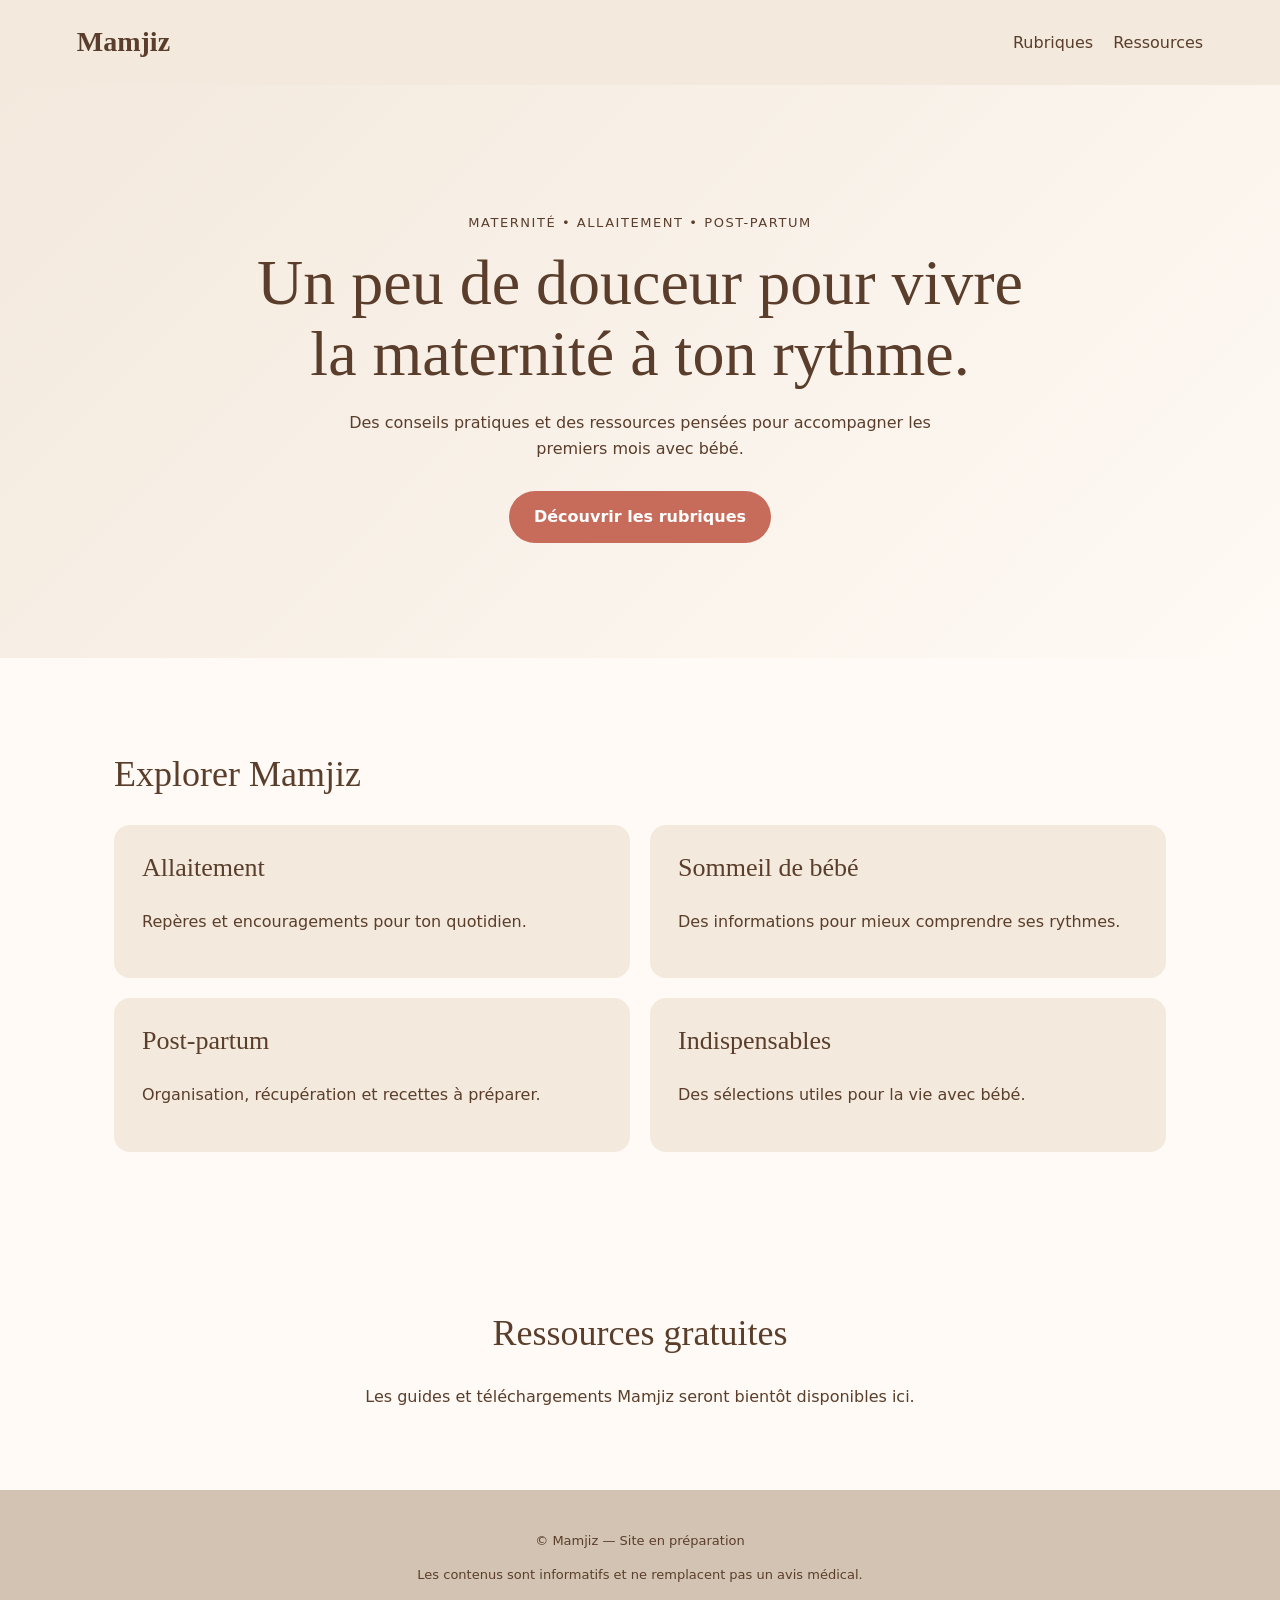
<file: index.html>
<!doctype html>
<html lang="fr"><head><meta charset="utf-8"><meta name="viewport" content="width=device-width,initial-scale=1"><meta name="description" content="Mamjiz : ressources et conseils autour de la maternité, de l'allaitement et du post-partum."><title>Mamjiz — Maternité et post-partum</title><link rel="stylesheet" href="/styles.css"></head><body><header class="top"><a class="brand" href="/">Mamjiz</a><nav aria-label="Navigation principale"><a href="#rubriques">Rubriques</a><a href="#ressources">Ressources</a></nav></header><main><section class="hero"><p class="eyebrow">Maternité • Allaitement • Post-partum</p><h1>Un peu de douceur pour vivre la maternité à ton rythme.</h1><p>Des conseils pratiques et des ressources pensées pour accompagner les premiers mois avec bébé.</p><a class="cta" href="#rubriques">Découvrir les rubriques</a></section><section id="rubriques" class="section"><h2>Explorer Mamjiz</h2><div class="cards"><article><h3>Allaitement</h3><p>Repères et encouragements pour ton quotidien.</p></article><article><h3>Sommeil de bébé</h3><p>Des informations pour mieux comprendre ses rythmes.</p></article><article><h3>Post-partum</h3><p>Organisation, récupération et recettes à préparer.</p></article><article><h3>Indispensables</h3><p>Des sélections utiles pour la vie avec bébé.</p></article></div></section><section id="ressources" class="section resources"><h2>Ressources gratuites</h2><p>Les guides et téléchargements Mamjiz seront bientôt disponibles ici.</p></section></main><footer><p>© Mamjiz — Site en préparation</p><p>Les contenus sont informatifs et ne remplacent pas un avis médical.</p></footer></body></html>
</file>
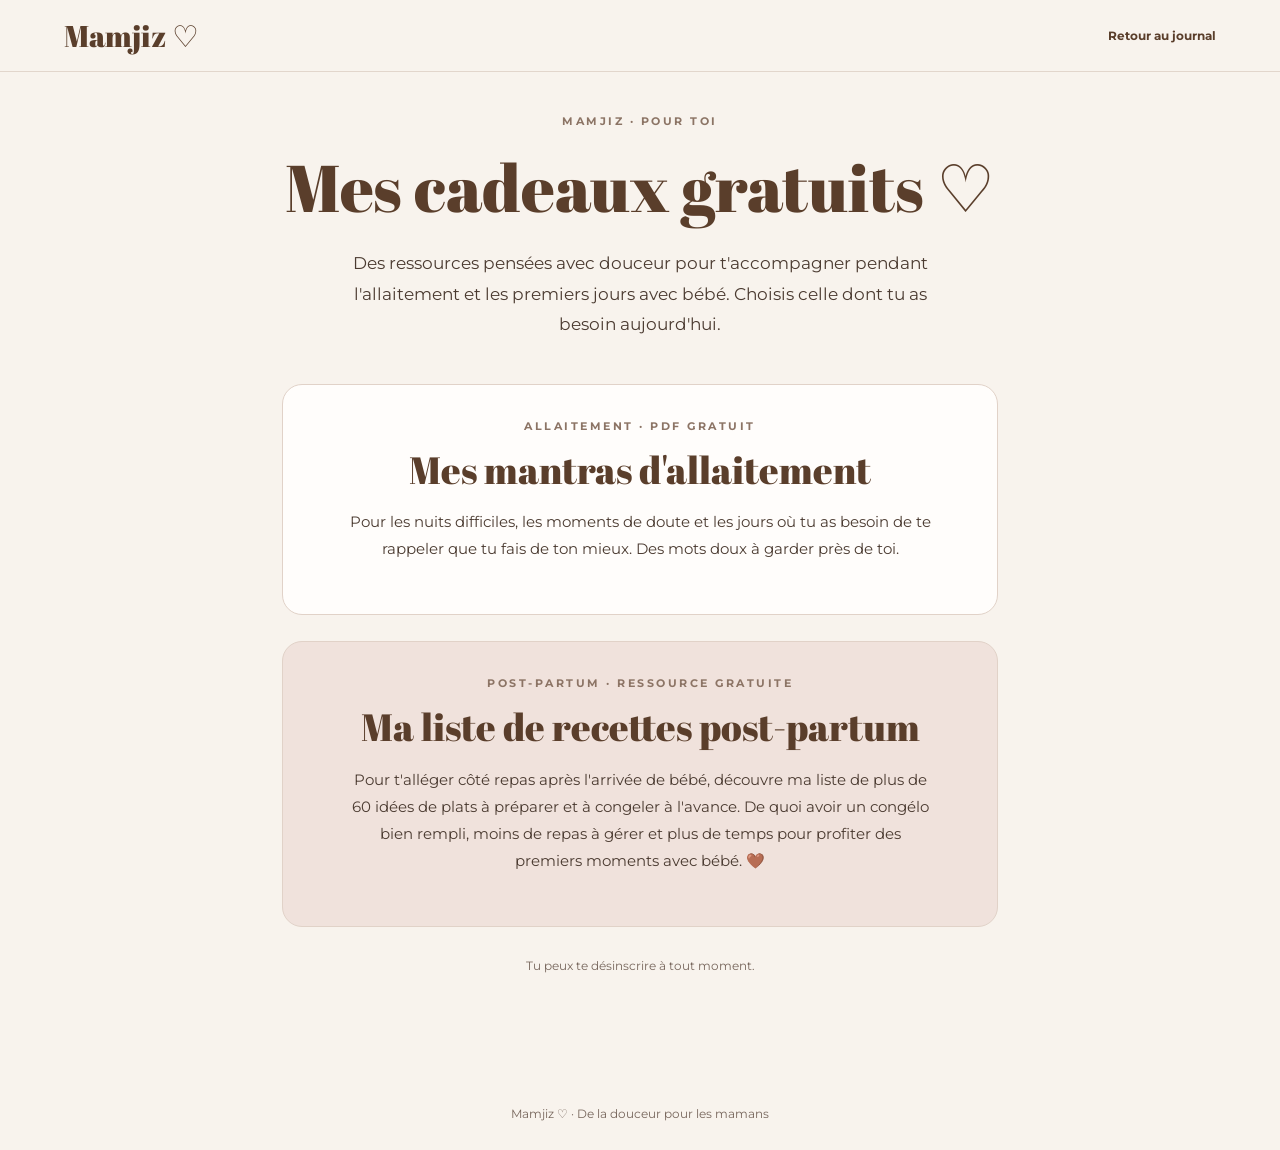
<file: cadeaux-gratuits/index.html>
<!doctype html>
<html lang="fr"><head><meta charset="utf-8"><meta name="viewport" content="width=device-width,initial-scale=1"><meta name="description" content="Les cadeaux gratuits Mamjiz : mantras d'allaitement et recettes post-partum à télécharger."><title>Cadeaux gratuits | Mamjiz</title><link href="https://fonts.googleapis.com/css2?family=Abril+Fatface&family=Montserrat:wght@400;500;600;700&display=swap" rel="stylesheet"><style>
:root{--bg:#f8f3ed;--brown:#5a3e2b;--pink:#f0e2dc}*{box-sizing:border-box}body{margin:0;background:var(--bg);color:#4b3b31;font:15px/1.8 Montserrat,sans-serif}header{background:#f8f3ed;border-bottom:1px solid #e2d6cc;padding:15px 5%;display:flex;align-items:center;justify-content:space-between}header a{text-decoration:none;color:var(--brown)}.brand{font:30px 'Abril Fatface',serif}.back{font-size:12px;font-weight:700}main{max-width:760px;margin:auto;padding:40px 22px 90px}.eyebrow{font-size:11px;letter-spacing:2.5px;text-transform:uppercase;font-weight:700;color:#8c7465}h1,h2{font-family:'Abril Fatface',Georgia,serif;color:var(--brown);font-weight:400;line-height:1.2}h1{font-size:clamp(42px,8vw,66px);margin:15px 0 22px}h2{font-size:clamp(28px,5vw,38px);margin:10px 0 16px}.lead{font-size:17px;max-width:590px}.gifts{display:grid;gap:26px;margin-top:44px}.gift{background:#fffdfb;border:1px solid #e1d2c8;border-radius:20px;padding:32px}.gift:nth-child(2){background:#f0e2dc}.gift p{margin:0 0 16px}.btn{display:inline-block;background:var(--brown);color:#fff;text-decoration:none;text-transform:uppercase;letter-spacing:.8px;font-size:11px;font-weight:700;border-radius:35px;padding:14px 22px;text-align:center}.note{font-size:12px;color:#77665c;margin-top:28px}footer{text-align:center;font-size:12px;padding:25px;color:#77665c}@media(max-width:650px){.gift{padding:26px 22px}.btn{display:block}}
 .signup{margin-top:34px;padding:24px 12px;border-radius:20px;background:#fffdfb;border:1px solid #e1d2c8;text-align:center}.signup p{margin:0 0 18px}.signup .ml-embedded{width:100%;max-width:600px;margin:0 auto;text-align:left}main> .eyebrow,main>h1,main>.lead,.gift,.note{text-align:center}.lead{margin-left:auto;margin-right:auto}.gift p{max-width:590px;margin-left:auto;margin-right:auto}.gift .ml-embedded{width:100%;max-width:600px;margin:20px auto 0;text-align:left}.signup>p{max-width:540px;margin-left:auto;margin-right:auto}@media(max-width:650px){.signup{padding:24px 12px}.gift{padding:28px 20px}} </style><script>(function(w,d,e,u,f,l,n){w[f]=w[f]||function(){(w[f].q=w[f].q||[]).push(arguments);};l=d.createElement(e);l.async=1;l.src=u;n=d.getElementsByTagName(e)[0];n.parentNode.insertBefore(l,n);})(window,document,"script","https://assets.mailerlite.com/js/universal.js","ml");ml("account","2702521");</script></head><body><header><a class="brand" href="/">Mamjiz ♡</a><a class="back" href="/blog/mes-indispensables-allaitement/">Retour au journal</a></header><main><div class="eyebrow">Mamjiz · Pour toi</div><h1>Mes cadeaux gratuits ♡</h1><p class="lead">Des ressources pensées avec douceur pour t'accompagner pendant l'allaitement et les premiers jours avec bébé. Choisis celle dont tu as besoin aujourd'hui.</p><div class="gifts"><section class="gift"><div class="eyebrow">Allaitement · PDF gratuit</div><h2>Mes mantras d'allaitement</h2><p>Pour les nuits difficiles, les moments de doute et les jours où tu as besoin de te rappeler que tu fais de ton mieux. Des mots doux à garder près de toi.</p><div class="ml-embedded" data-form="Gw6E21"></div></section><section class="gift"><div class="eyebrow">Post-partum · Ressource gratuite</div><h2>Ma liste de recettes post-partum</h2><p>Pour t'alléger côté repas après l'arrivée de bébé, découvre ma liste de plus de 60 idées de plats à préparer et à congeler à l'avance. De quoi avoir un congélo bien rempli, moins de repas à gérer et plus de temps pour profiter des premiers moments avec bébé. 🤎</p><div class="ml-embedded" data-form="C5kXFT"></div></section></div><p class="note">Tu peux te désinscrire à tout moment.</p></main><footer>Mamjiz ♡ · De la douceur pour les mamans</footer></body></html>
</file>
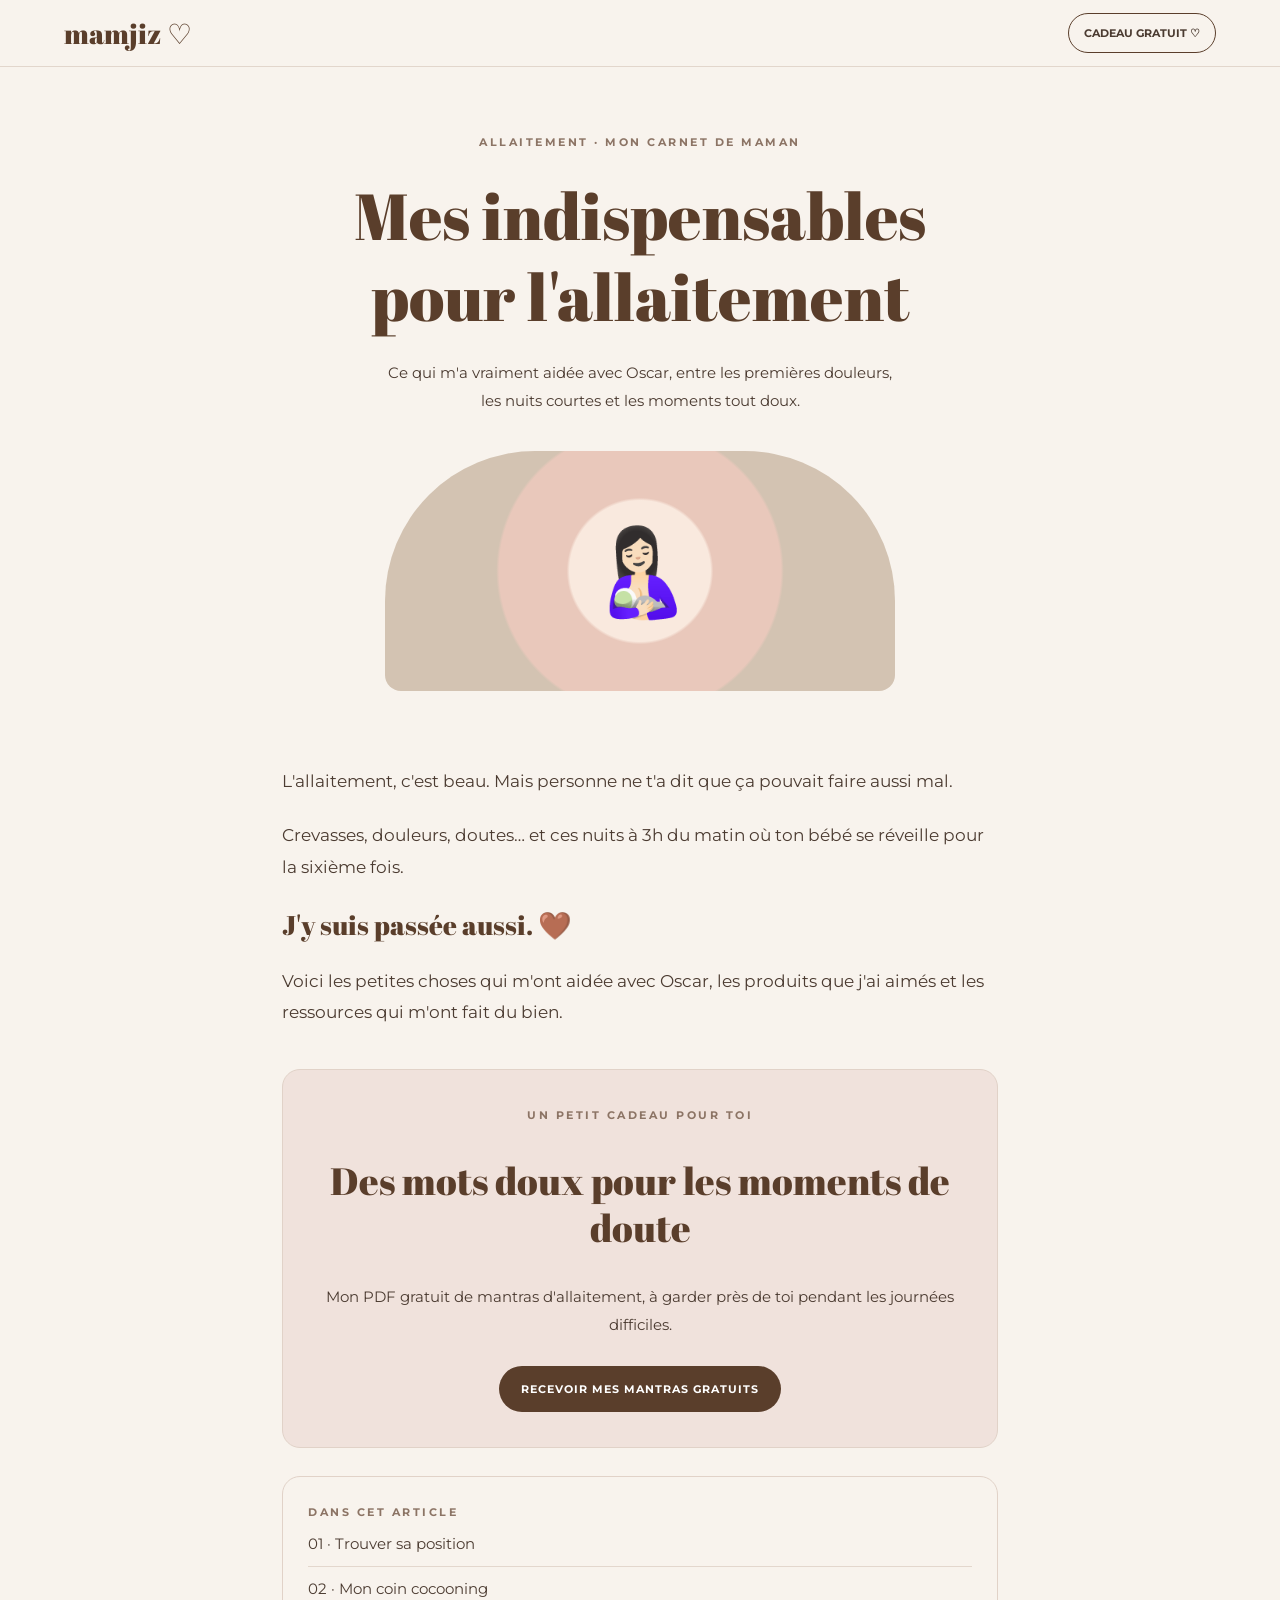
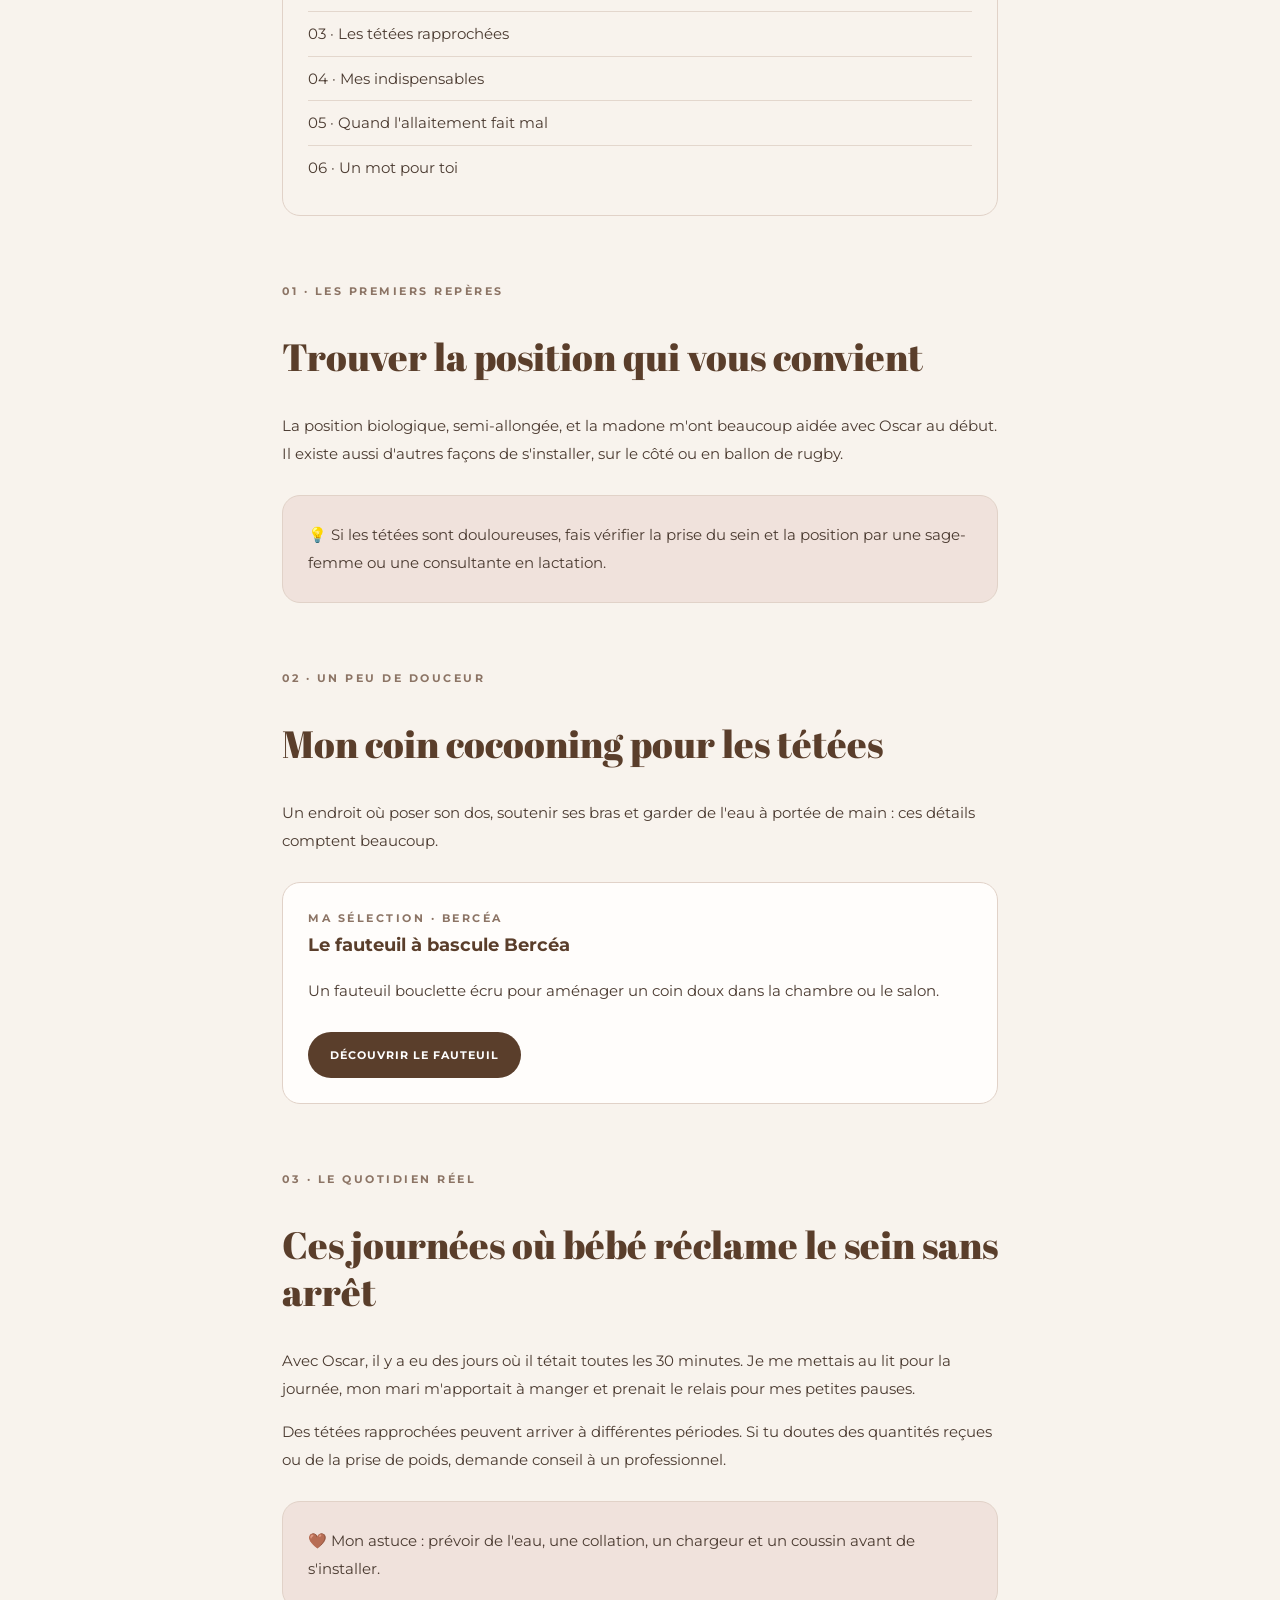
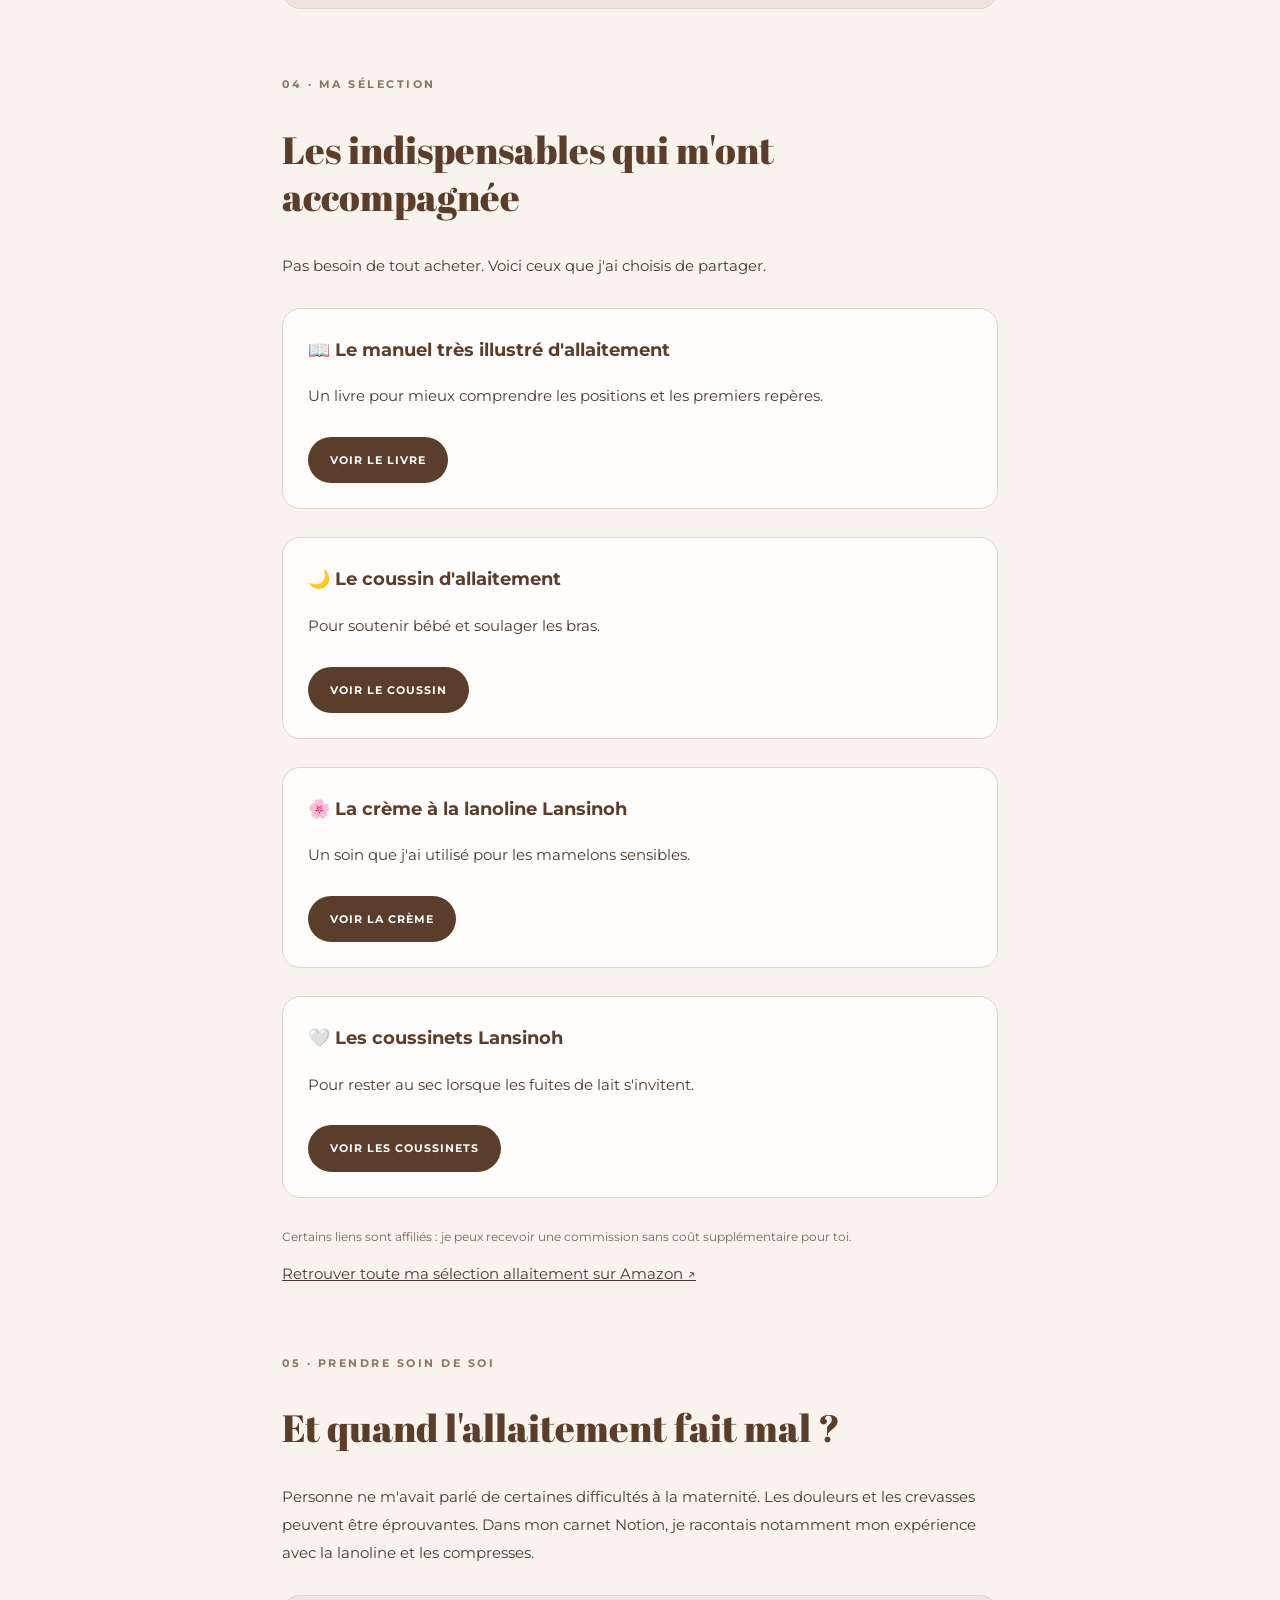
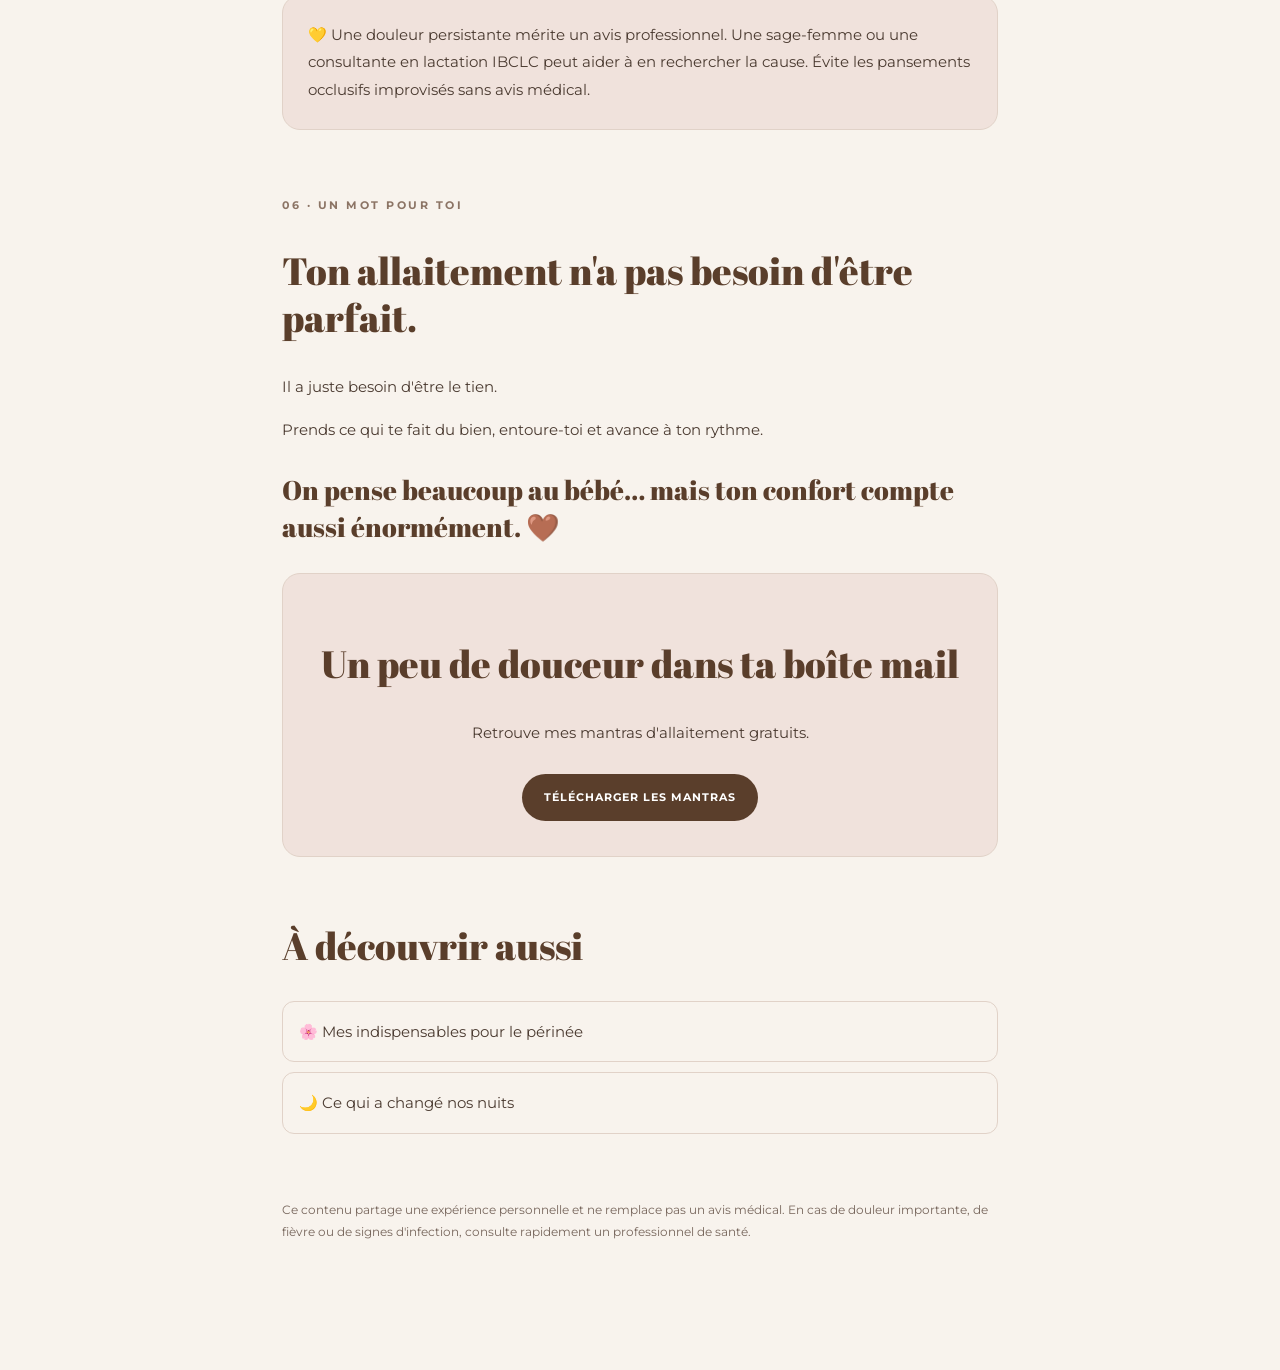
<file: maquette-originale/index.html>
<!doctype html><html lang="fr"><head><meta charset="utf-8"><meta name="viewport" content="width=device-width,initial-scale=1"><title>Mes indispensables pour l'allaitement | Mamjiz</title><meta name="description" content="Allaitement : mes conseils de maman, mes indispensables et mes mantras gratuits."><link href="https://fonts.googleapis.com/css2?family=Abril+Fatface&family=Montserrat:wght@400;500;600;700&display=swap" rel="stylesheet"><style>:root{--bg:#f8f3ed;--brown:#5a3e2b;--pink:#f0e2dc}*{box-sizing:border-box}html{scroll-behavior:smooth}body{margin:0;background:var(--bg);color:#4b3b31;font:15px/1.85 Montserrat,sans-serif}a{color:inherit}header{position:sticky;top:0;background:#f8f3edf5;border-bottom:1px solid #e2d6cc;padding:13px 5%;display:flex;align-items:center;justify-content:space-between;z-index:5}.brand{font:28px 'Abril Fatface',serif;text-decoration:none;color:var(--brown)}header a:last-child{font-size:11px;font-weight:700;text-decoration:none;border:1px solid var(--brown);padding:9px 15px;border-radius:25px}main{max-width:760px;padding:0 22px 115px;margin:auto}.hero{text-align:center;padding:65px 0 35px}.eyebrow{font-size:11px;text-transform:uppercase;letter-spacing:2.5px;font-weight:700;color:#8c7465}h1,h2{font-family:'Abril Fatface',Georgia,serif;color:var(--brown);font-weight:400;line-height:1.25}h1{font-size:clamp(39px,8vw,65px);margin:22px 0}h2{font-size:clamp(29px,5vw,38px)}.hero p{max-width:520px;margin:auto}.illustration{height:240px;margin:36px auto 0;border-radius:150px 150px 16px 16px;background:radial-gradient(circle,#f9e9de 0 25%,#e9c8bb 26% 50%,#d3c3b2 51%);display:grid;place-items:center;font-size:85px;max-width:510px}.intro{font-size:17px;margin:40px 0}.intro p{margin:0 0 23px}.highlight{font:27px 'Abril Fatface',serif;color:var(--brown)}.gift,.tip,.product,.toc{border:1px solid #e1d2c8;border-radius:18px;padding:25px;margin:28px 0}.gift,.tip{background:var(--pink)}.gift{text-align:center;padding:35px 25px}.btn{display:inline-block;background:var(--brown);color:#fff;border-radius:40px;text-decoration:none;text-transform:uppercase;font-size:11px;letter-spacing:1px;font-weight:700;padding:13px 22px;margin-top:12px}.toc a{display:block;text-decoration:none;border-bottom:1px solid #e3d7cd;padding:8px 0}.toc a:last-child{border:0}section{margin:65px 0;scroll-margin-top:95px}.product{background:#fffdfb}.product strong{font-size:18px;color:var(--brown)}.small{font-size:12px;color:#77665c}.related a{display:block;margin:10px 0;padding:16px;border:1px solid #e1d2c8;border-radius:12px;text-decoration:none}.bottom{display:none}@media(max-width:650px){.hero{padding-top:45px}.intro{font-size:15px}.bottom{display:flex;justify-content:space-around;position:fixed;bottom:12px;left:12px;right:12px;border-radius:40px;background:#fffcf8f5;box-shadow:0 4px 25px #473a2b30;padding:11px 5px;z-index:8}.bottom a{text-decoration:none;font-size:11px;text-align:center}.bottom span{display:block;font-size:21px}.bottom .active{background:var(--brown);color:white;border-radius:25px;padding:0 16px}}</style></head><body><header><a class="brand" href="/">mamjiz ♡</a><a href="https://mamjiz-57dzkx.subscribepage.io">CADEAU GRATUIT ♡</a></header><main><div class="hero"><div class="eyebrow">Allaitement · Mon carnet de maman</div><h1>Mes indispensables pour l'allaitement</h1><p>Ce qui m'a vraiment aidée avec Oscar, entre les premières douleurs, les nuits courtes et les moments tout doux.</p><div class="illustration" role="img" aria-label="Illustration maternité">🤱🏻</div></div><div class="intro"><p>L'allaitement, c'est beau. Mais personne ne t'a dit que ça pouvait faire aussi mal.</p><p>Crevasses, douleurs, doutes… et ces nuits à 3h du matin où ton bébé se réveille pour la sixième fois.</p><p class="highlight">J'y suis passée aussi. 🤎</p><p>Voici les petites choses qui m'ont aidée avec Oscar, les produits que j'ai aimés et les ressources qui m'ont fait du bien.</p></div><div class="gift" id="cadeau"><div class="eyebrow">Un petit cadeau pour toi</div><h2>Des mots doux pour les moments de doute</h2><p>Mon PDF gratuit de mantras d'allaitement, à garder près de toi pendant les journées difficiles.</p><a class="btn" href="https://mamjiz-57dzkx.subscribepage.io">Recevoir mes mantras gratuits</a></div><div class="toc"><div class="eyebrow">Dans cet article</div><a href="#positions">01 · Trouver sa position</a><a href="#coin">02 · Mon coin cocooning</a><a href="#pics">03 · Les tétées rapprochées</a><a href="#essentiels">04 · Mes indispensables</a><a href="#douleurs">05 · Quand l'allaitement fait mal</a><a href="#mot">06 · Un mot pour toi</a></div><section id="positions"><div class="eyebrow">01 · Les premiers repères</div><h2>Trouver la position qui vous convient</h2><p>La position biologique, semi-allongée, et la madone m'ont beaucoup aidée avec Oscar au début. Il existe aussi d'autres façons de s'installer, sur le côté ou en ballon de rugby.</p><div class="tip">💡 Si les tétées sont douloureuses, fais vérifier la prise du sein et la position par une sage-femme ou une consultante en lactation.</div></section><section id="coin"><div class="eyebrow">02 · Un peu de douceur</div><h2>Mon coin cocooning pour les tétées</h2><p>Un endroit où poser son dos, soutenir ses bras et garder de l'eau à portée de main : ces détails comptent beaucoup.</p><div class="product"><div class="eyebrow">Ma sélection · Bercéa</div><strong>Le fauteuil à bascule Bercéa</strong><p>Un fauteuil bouclette écru pour aménager un coin doux dans la chambre ou le salon.</p><a class="btn" href="https://bercea.shop/products/fauteuil-a-bascule-bercea-cocon-en-tissu-bouclette-ecru?utm_source=mamjiz-site&utm_medium=article&utm_campaign=allaitement">Découvrir le fauteuil</a></div></section><section id="pics"><div class="eyebrow">03 · Le quotidien réel</div><h2>Ces journées où bébé réclame le sein sans arrêt</h2><p>Avec Oscar, il y a eu des jours où il tétait toutes les 30 minutes. Je me mettais au lit pour la journée, mon mari m'apportait à manger et prenait le relais pour mes petites pauses.</p><p>Des tétées rapprochées peuvent arriver à différentes périodes. Si tu doutes des quantités reçues ou de la prise de poids, demande conseil à un professionnel.</p><div class="tip">🤎 Mon astuce : prévoir de l'eau, une collation, un chargeur et un coussin avant de s'installer.</div></section><section id="essentiels"><div class="eyebrow">04 · Ma sélection</div><h2>Les indispensables qui m'ont accompagnée</h2><p>Pas besoin de tout acheter. Voici ceux que j'ai choisis de partager.</p><div class="product"><strong>📖 Le manuel très illustré d'allaitement</strong><p>Un livre pour mieux comprendre les positions et les premiers repères.</p><a class="btn" href="https://amzn.to/4tCo6Co" rel="sponsored">Voir le livre</a></div><div class="product"><strong>🌙 Le coussin d'allaitement</strong><p>Pour soutenir bébé et soulager les bras.</p><a class="btn" href="https://amzn.to/4sSRMdj" rel="sponsored">Voir le coussin</a></div><div class="product"><strong>🌸 La crème à la lanoline Lansinoh</strong><p>Un soin que j'ai utilisé pour les mamelons sensibles.</p><a class="btn" href="https://amzn.to/41NSVrO" rel="sponsored">Voir la crème</a></div><div class="product"><strong>🤍 Les coussinets Lansinoh</strong><p>Pour rester au sec lorsque les fuites de lait s'invitent.</p><a class="btn" href="https://amzn.to/4tuD2Tk" rel="sponsored">Voir les coussinets</a></div><p class="small">Certains liens sont affiliés : je peux recevoir une commission sans coût supplémentaire pour toi.</p><a href="https://www.amazon.fr/shop/influencer-59a5bf6d/list/2LJ00N0OHN2MR?ref_=aip_sf_list_spv_ons_mixed_m_lspvrd" rel="sponsored">Retrouver toute ma sélection allaitement sur Amazon ↗</a></section><section id="douleurs"><div class="eyebrow">05 · Prendre soin de soi</div><h2>Et quand l'allaitement fait mal ?</h2><p>Personne ne m'avait parlé de certaines difficultés à la maternité. Les douleurs et les crevasses peuvent être éprouvantes. Dans mon carnet Notion, je racontais notamment mon expérience avec la lanoline et les compresses.</p><div class="tip">💛 Une douleur persistante mérite un avis professionnel. Une sage-femme ou une consultante en lactation IBCLC peut aider à en rechercher la cause. Évite les pansements occlusifs improvisés sans avis médical.</div></section><section id="mot"><div class="eyebrow">06 · Un mot pour toi</div><h2>Ton allaitement n'a pas besoin d'être parfait.</h2><p>Il a juste besoin d'être le tien.</p><p>Prends ce qui te fait du bien, entoure-toi et avance à ton rythme.</p><p class="highlight">On pense beaucoup au bébé… mais ton confort compte aussi énormément. 🤎</p><div class="gift"><h2>Un peu de douceur dans ta boîte mail</h2><p>Retrouve mes mantras d'allaitement gratuits.</p><a class="btn" href="https://mamjiz-57dzkx.subscribepage.io">Télécharger les mantras</a></div></section><section class="related"><h2>À découvrir aussi</h2><a href="https://hammerhead-pamphlet-38e.notion.site/Mes-indispensables-pour-le-p-rin-e-apr-s-l-accouchement-3400b87c79e080ecb484d57d4566227e">🌸 Mes indispensables pour le périnée</a><a href="https://hammerhead-pamphlet-38e.notion.site/Sommeil-de-b-b-ce-qui-a-vraiment-chang-nos-nuits-3530b87c79e08000b6c1e05067d76a3d">🌙 Ce qui a changé nos nuits</a></section><p class="small">Ce contenu partage une expérience personnelle et ne remplace pas un avis médical. En cas de douleur importante, de fièvre ou de signes d'infection, consulte rapidement un professionnel de santé.</p></main><nav class="bottom"><a href="/"><span>⌂</span>Accueil</a><a class="active" href="#positions"><span>▤</span>Journal</a><a href="#essentiels"><span>♡</span>Sélection</a><a href="#cadeau"><span>✧</span>Gratuit</a></nav></body></html>
</file>
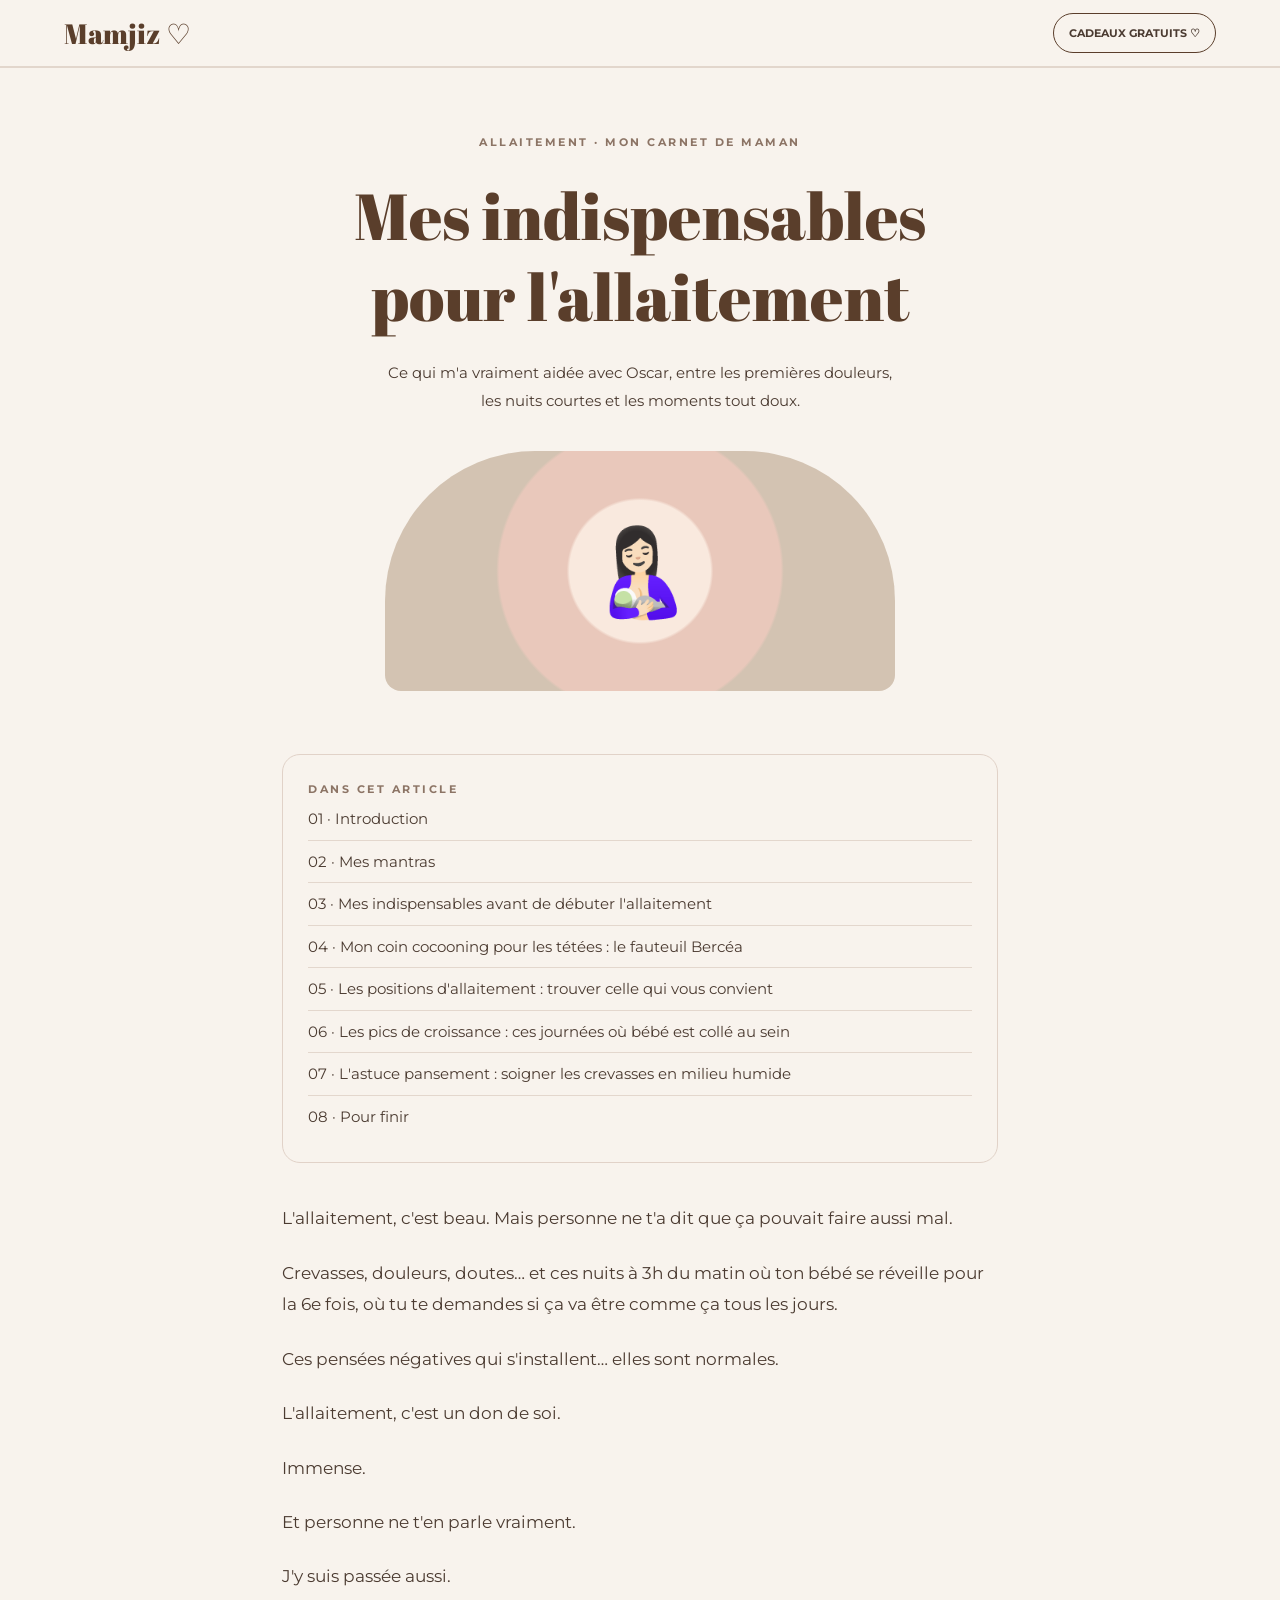
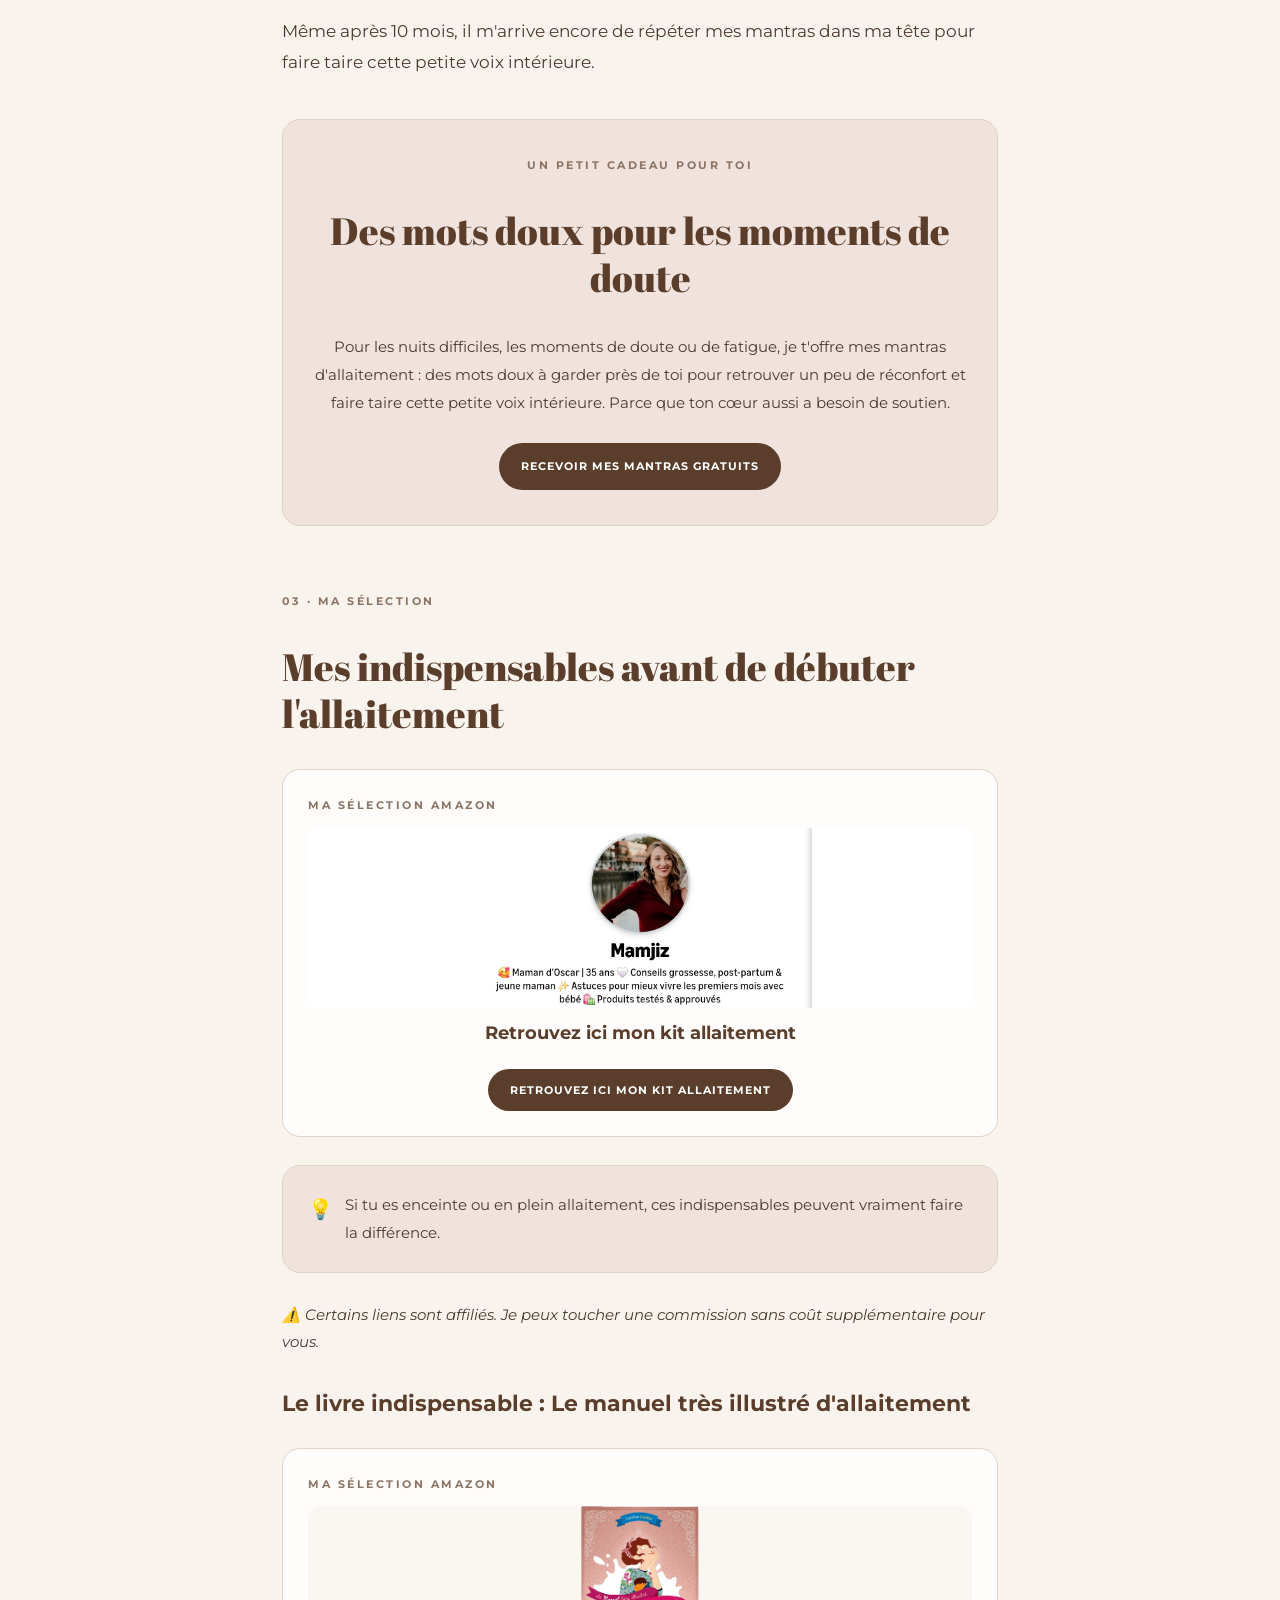
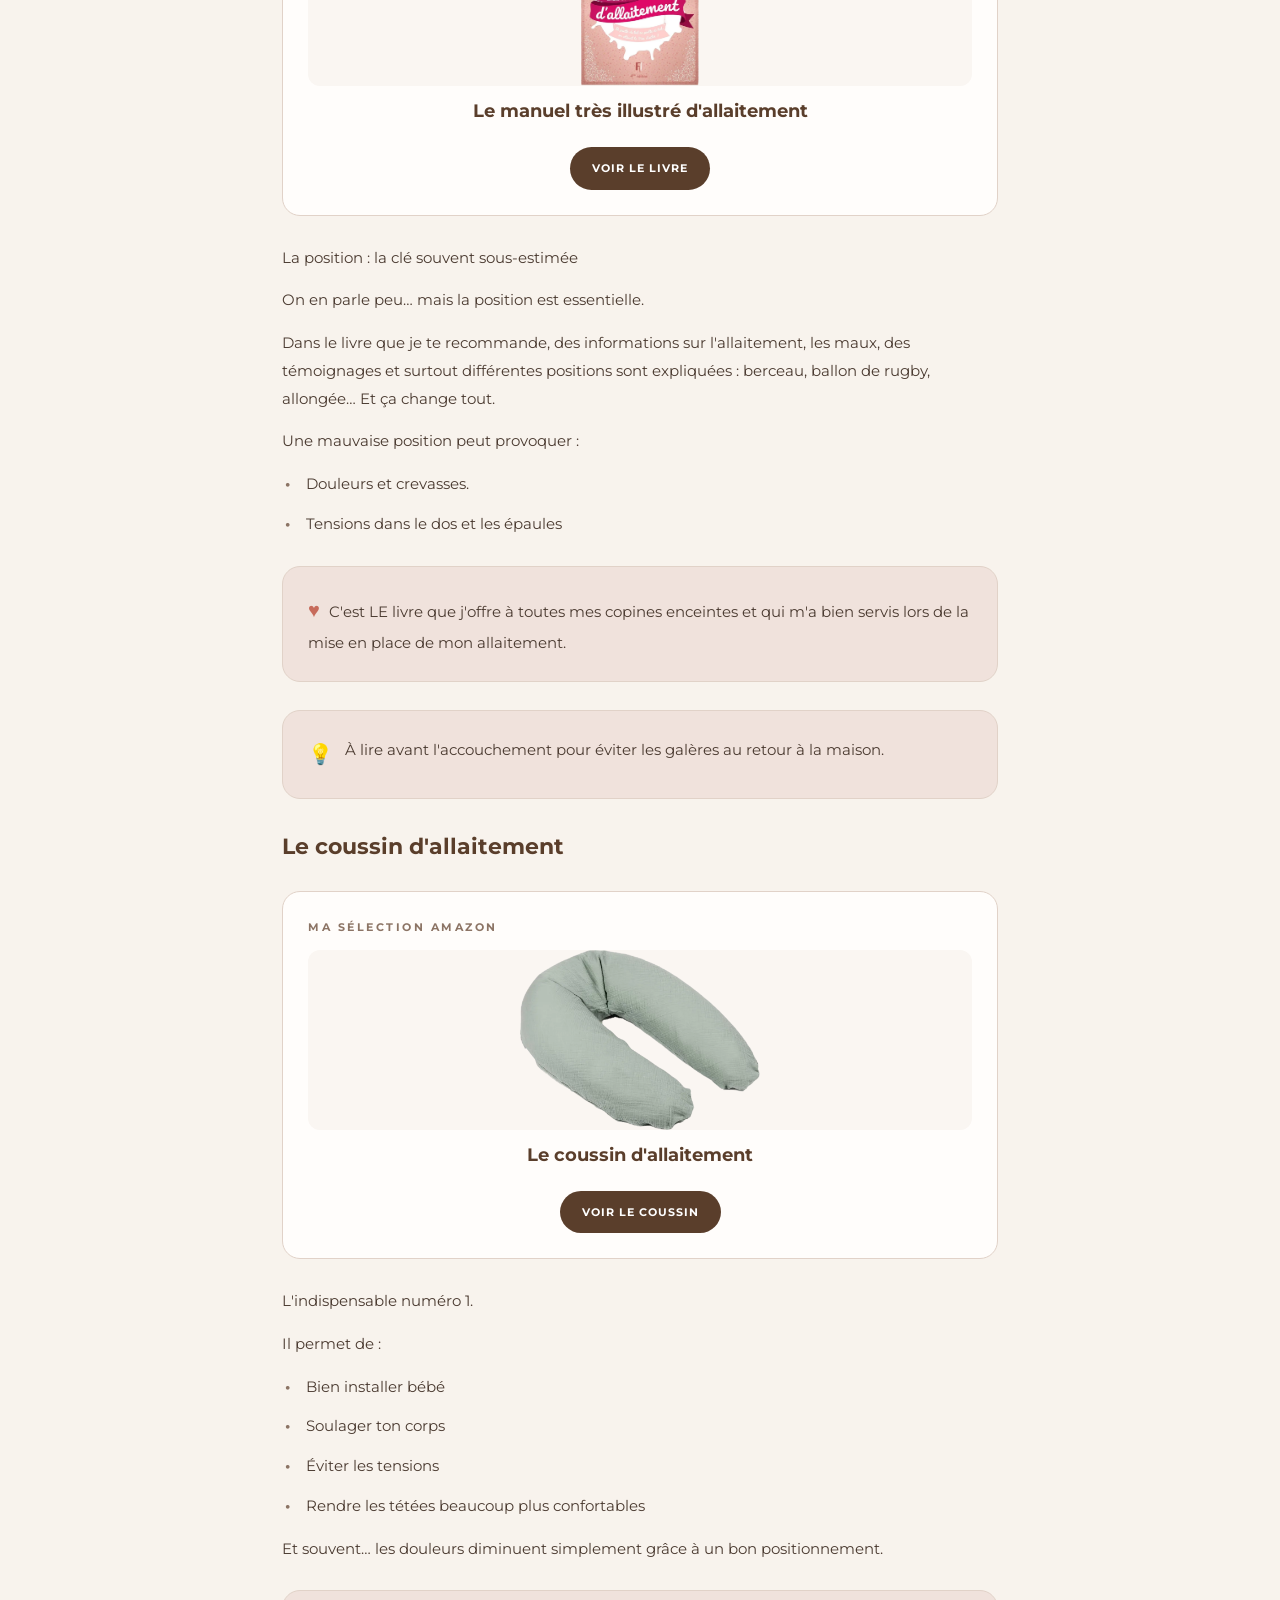
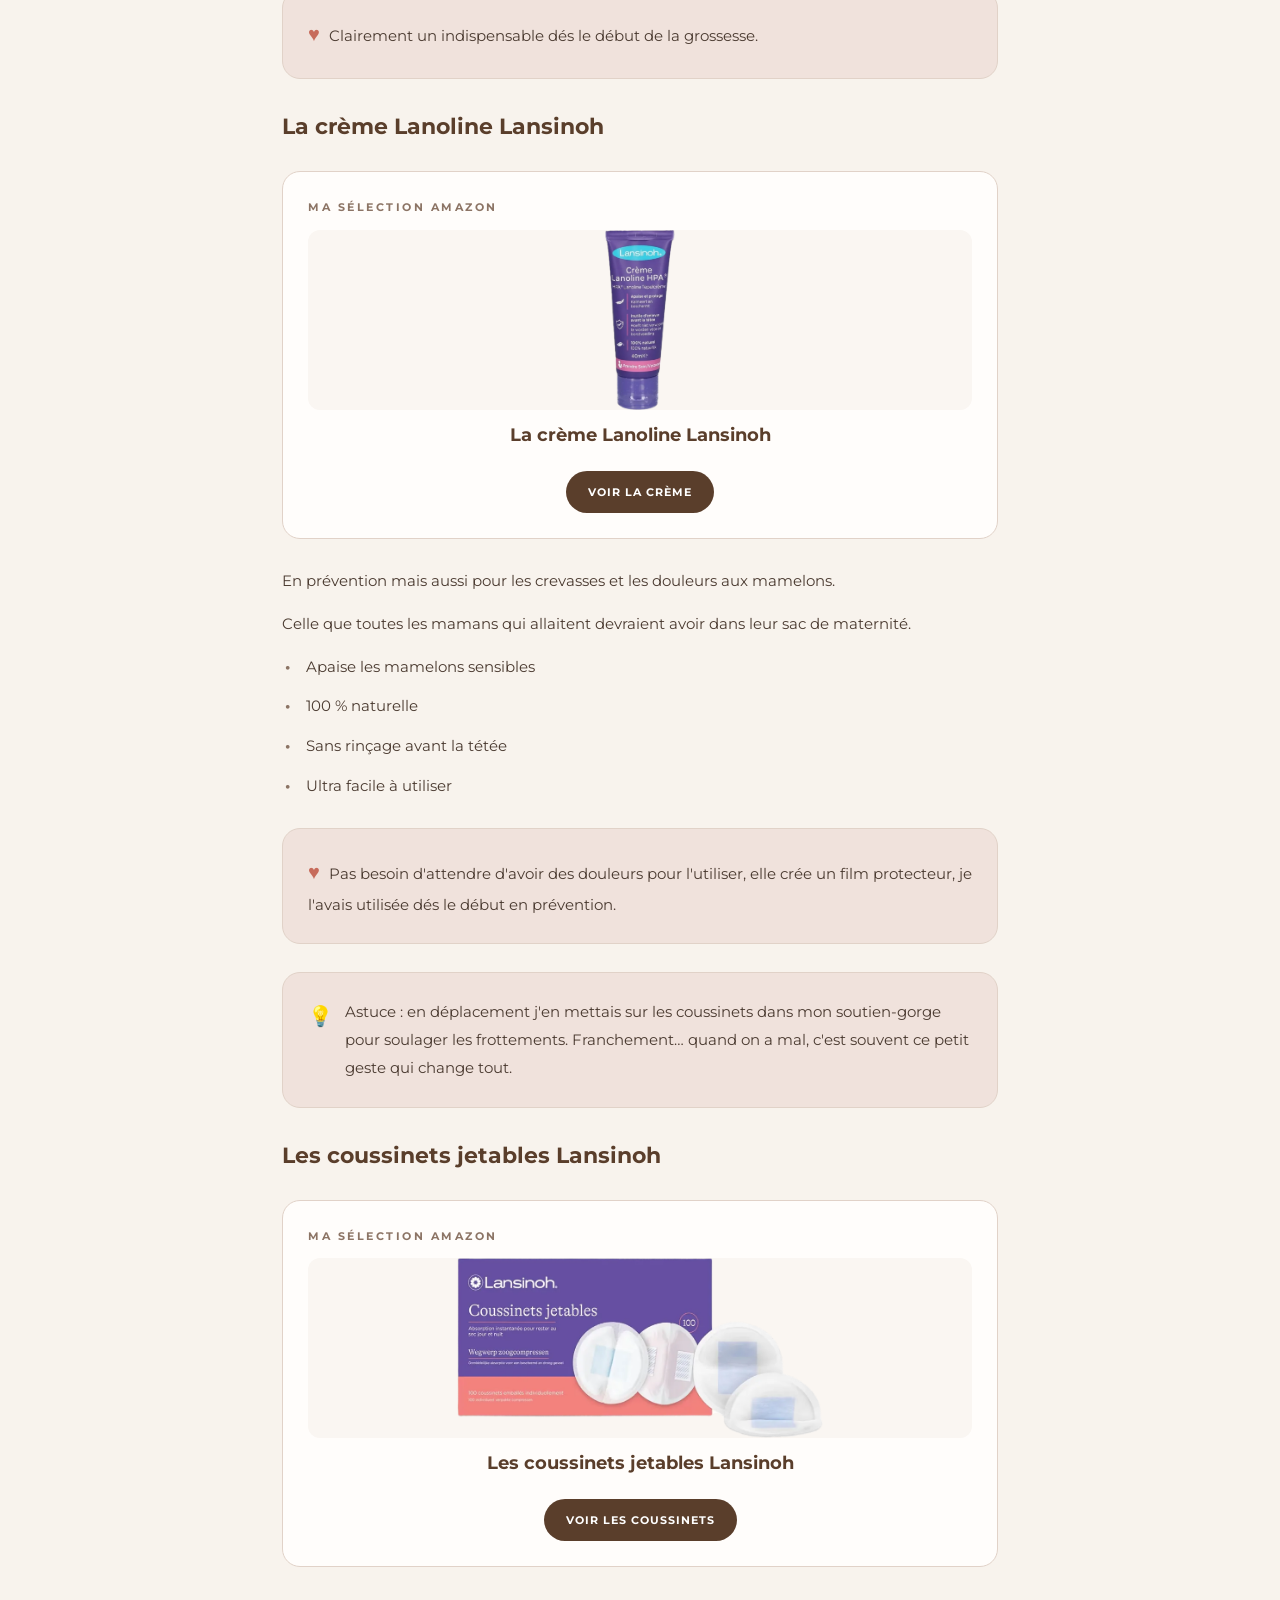
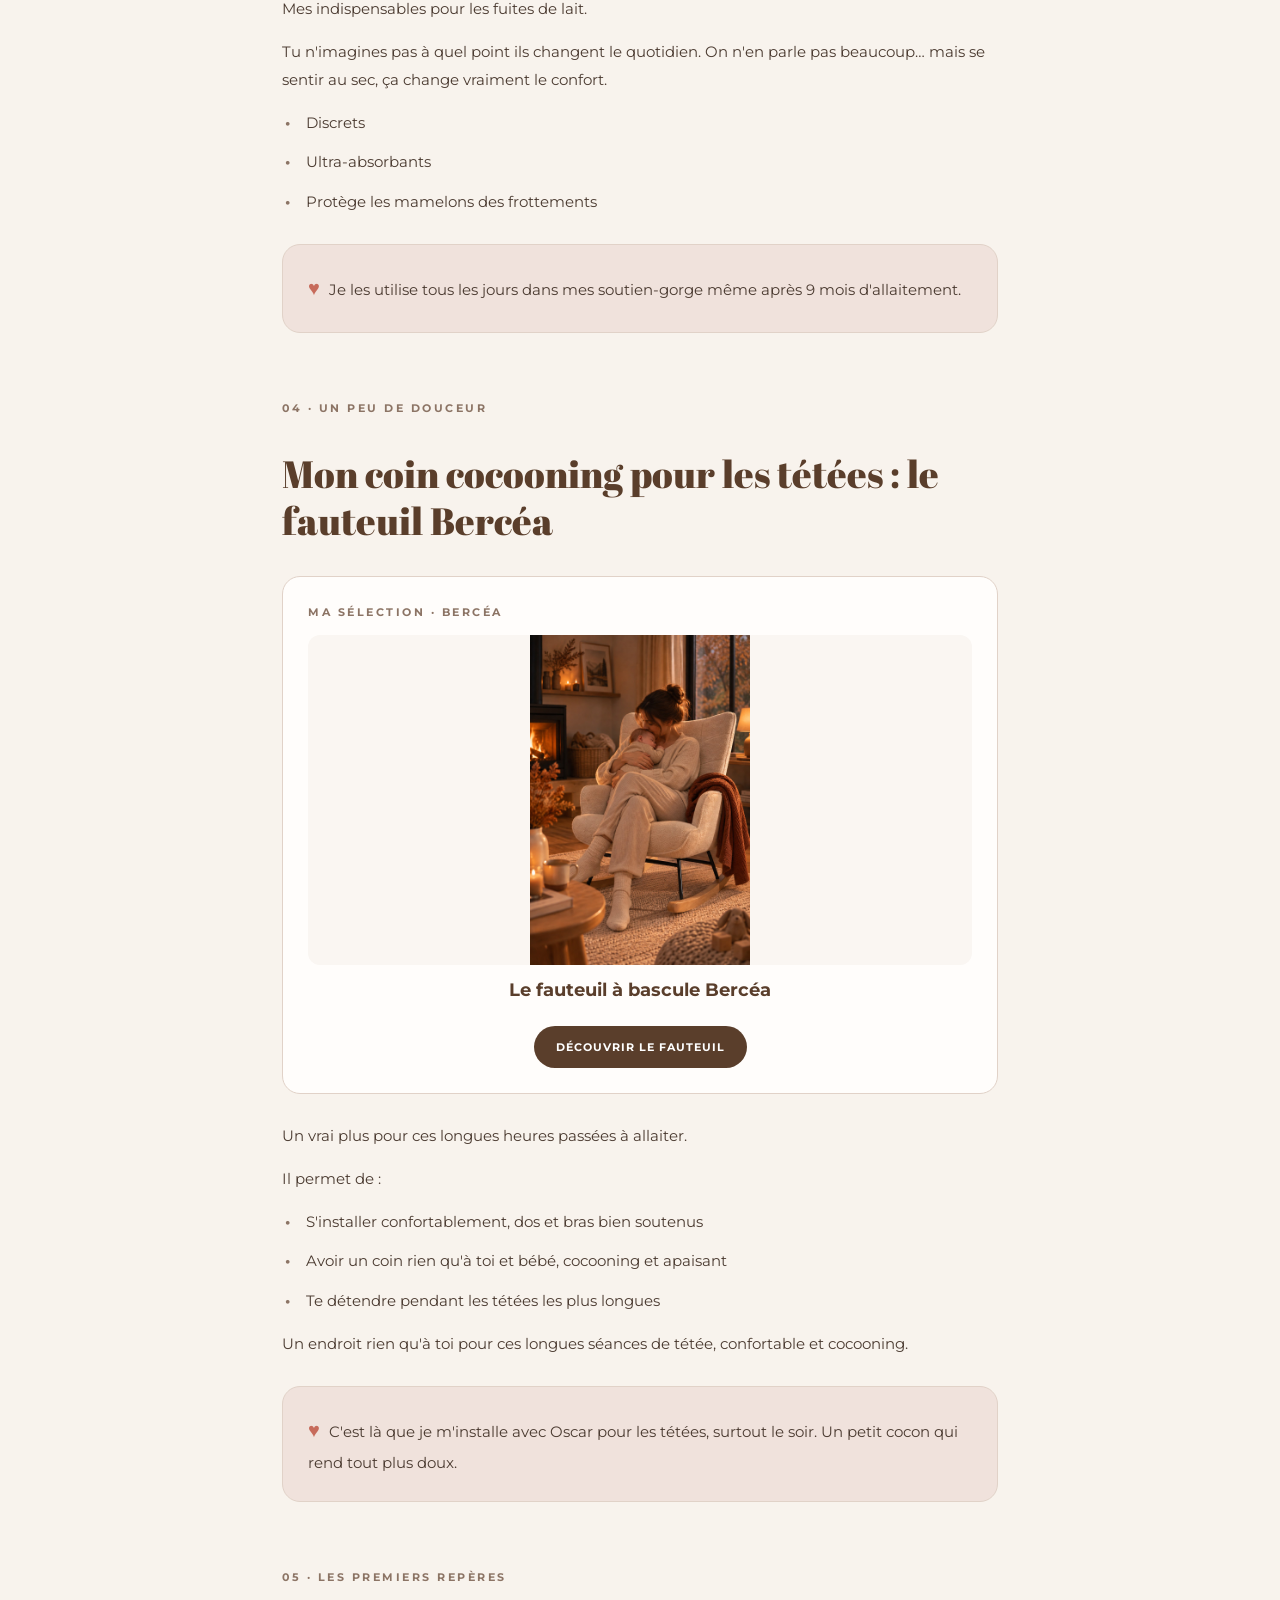
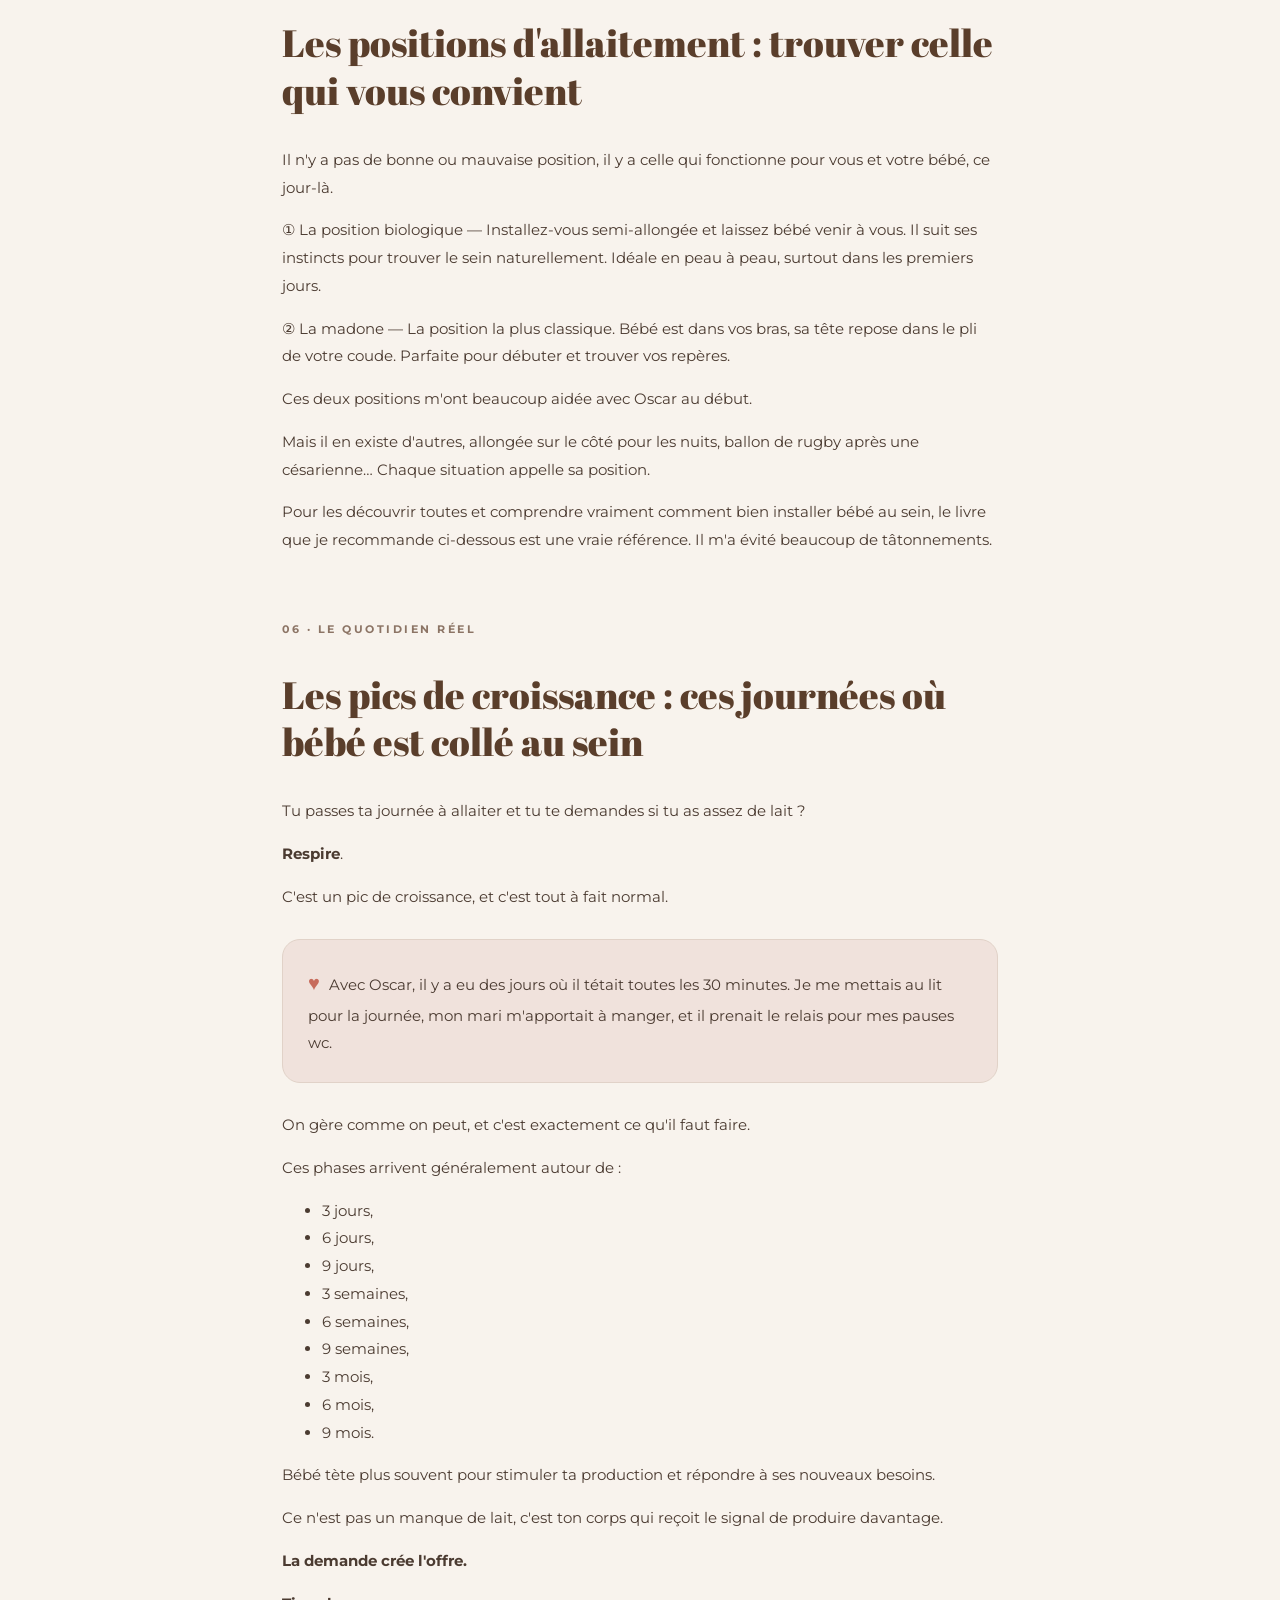
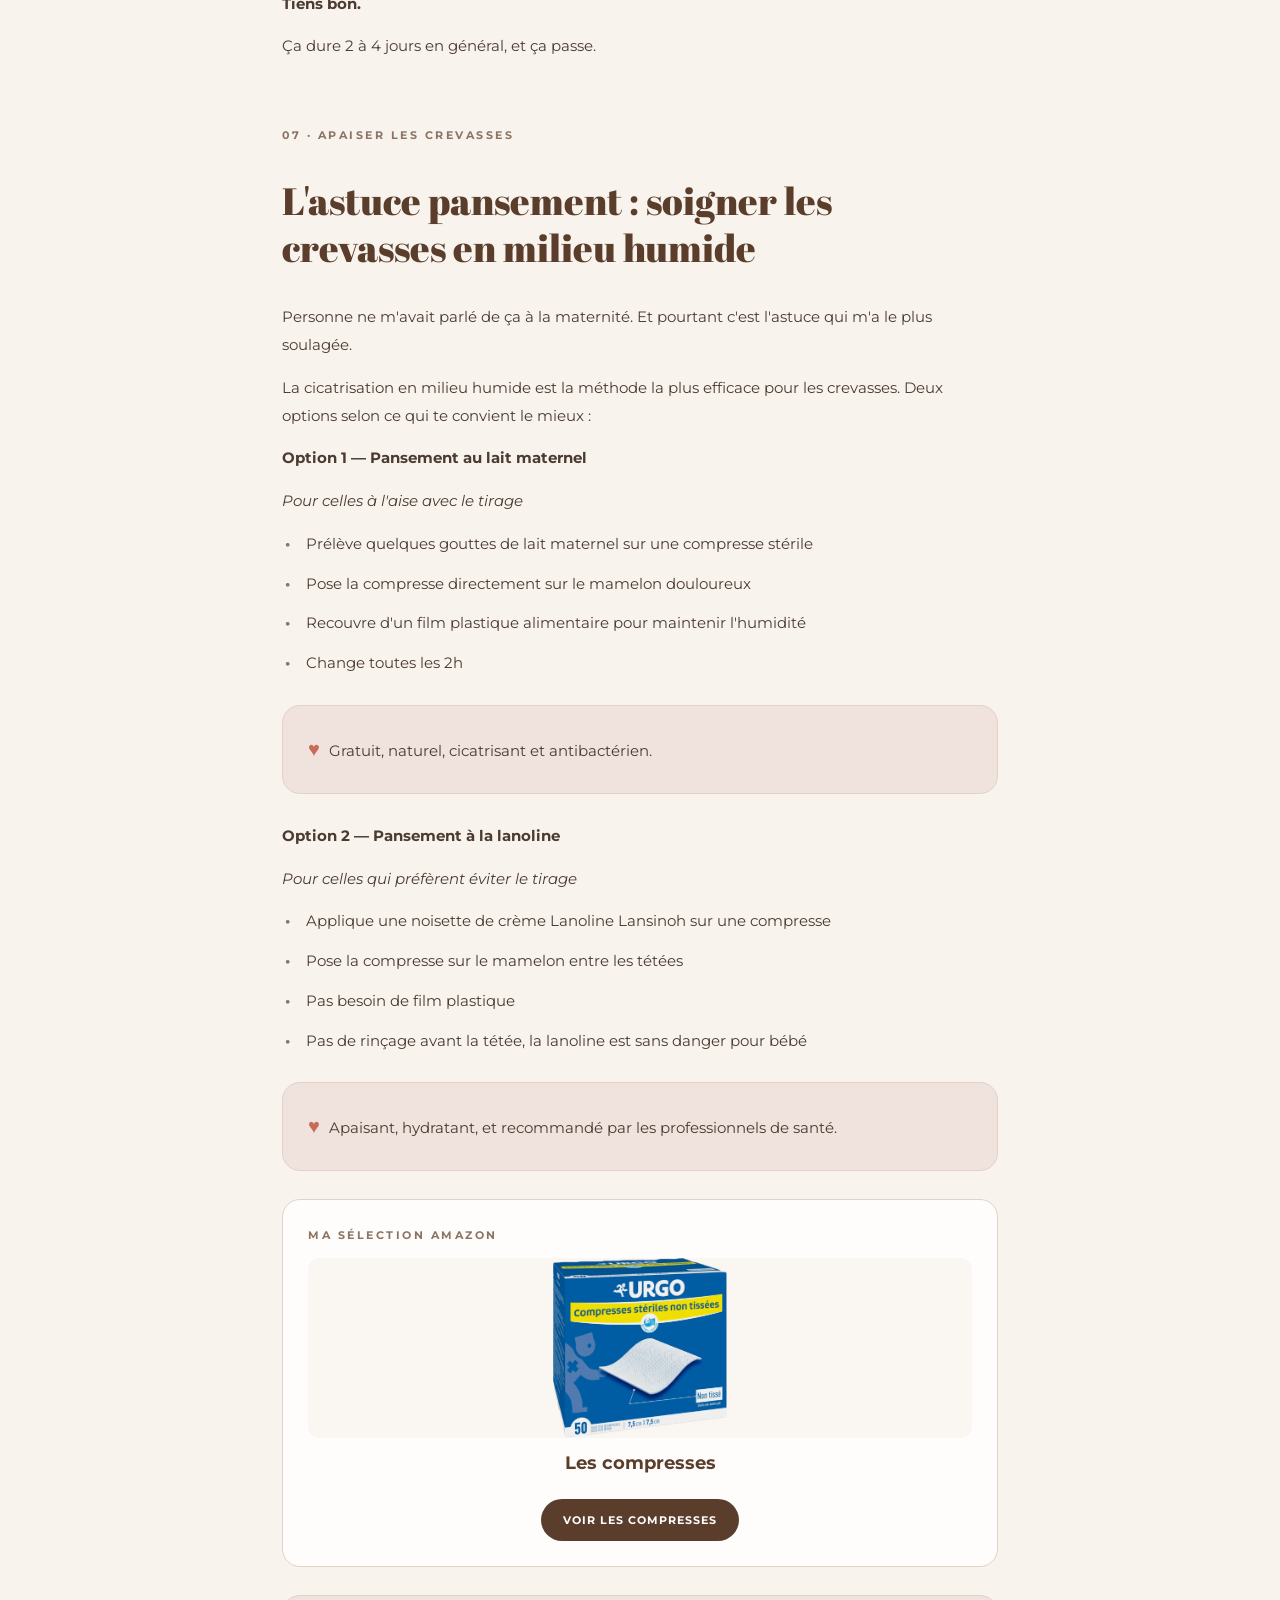
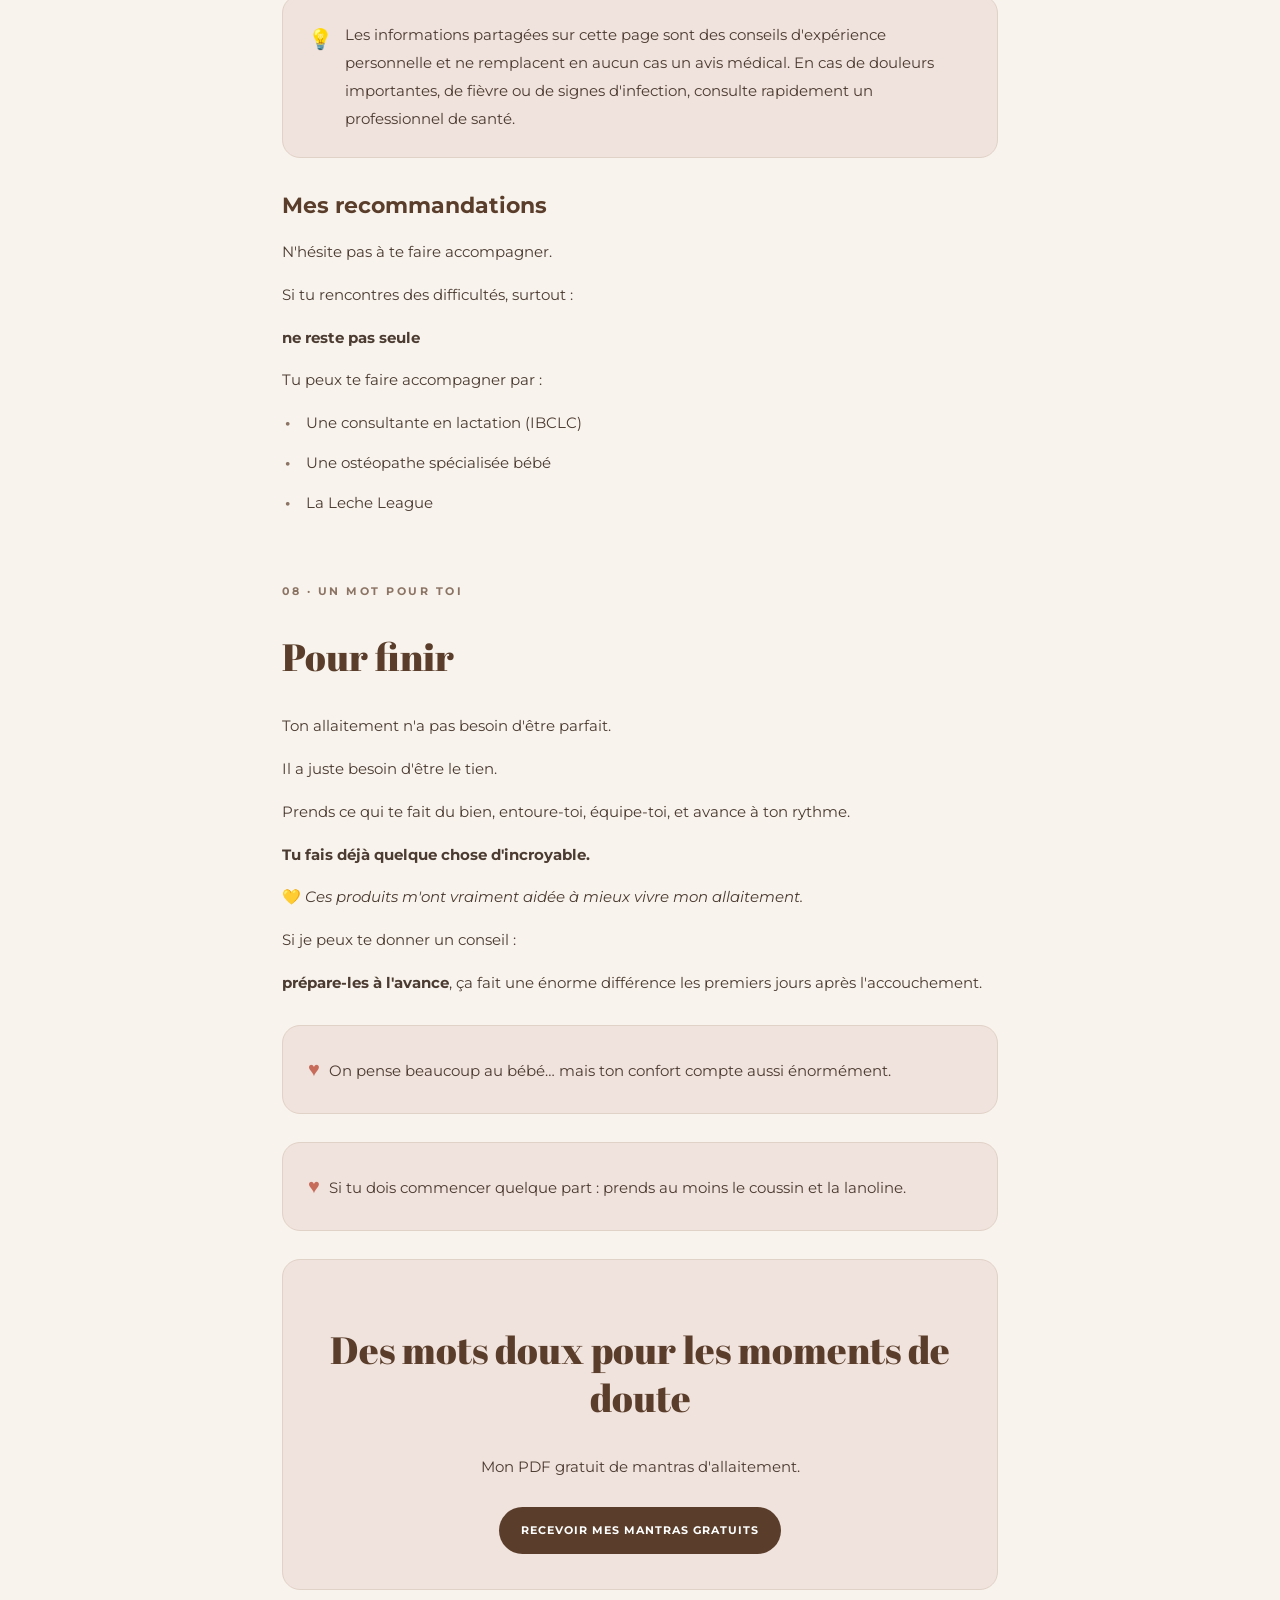
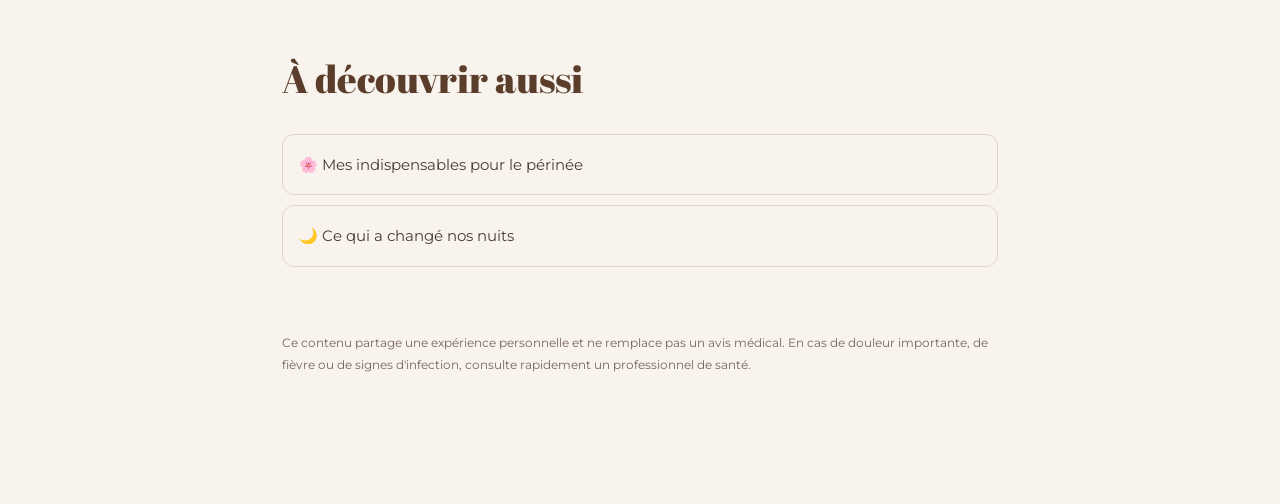
<file: blog/mes-indispensables-allaitement/index.html>
<!doctype html><html lang="fr"><head><meta charset="utf-8"><meta name="viewport" content="width=device-width,initial-scale=1"><title>Mes indispensables pour l'allaitement | Mamjiz</title><meta name="description" content="Allaitement : mes conseils de maman, mes indispensables et mes mantras gratuits."><link href="https://fonts.googleapis.com/css2?family=Abril+Fatface&family=Montserrat:wght@400;500;600;700&display=swap" rel="stylesheet"><style>:root{--bg:#f8f3ed;--brown:#5a3e2b;--pink:#f0e2dc}*{box-sizing:border-box}html{scroll-behavior:smooth}body{margin:0;background:var(--bg);color:#4b3b31;font:15px/1.85 Montserrat,sans-serif}a{color:inherit}header{position:sticky;top:0;background:#f8f3edf5;border-bottom:1px solid #e2d6cc;padding:13px 5%;display:flex;align-items:center;justify-content:space-between;z-index:5}.brand{font:28px 'Abril Fatface',serif;text-decoration:none;color:var(--brown)}header a:last-child{font-size:11px;font-weight:700;text-decoration:none;border:1px solid var(--brown);padding:9px 15px;border-radius:25px}main{max-width:760px;padding:0 22px 115px;margin:auto}.hero{text-align:center;padding:65px 0 35px}.eyebrow{font-size:11px;text-transform:uppercase;letter-spacing:2.5px;font-weight:700;color:#8c7465}h1,h2{font-family:'Abril Fatface',Georgia,serif;color:var(--brown);font-weight:400;line-height:1.25}h1{font-size:clamp(39px,8vw,65px);margin:22px 0}h2{font-size:clamp(29px,5vw,38px)}.hero p{max-width:520px;margin:auto}.illustration{height:240px;margin:36px auto 0;border-radius:150px 150px 16px 16px;background:radial-gradient(circle,#f9e9de 0 25%,#e9c8bb 26% 50%,#d3c3b2 51%);display:grid;place-items:center;font-size:85px;max-width:510px}.intro{font-size:17px;margin:40px 0}.intro p{margin:0 0 23px}.highlight{font:27px 'Abril Fatface',serif;color:var(--brown)}.gift,.tip,.product,.toc{border:1px solid #e1d2c8;border-radius:18px;padding:25px;margin:28px 0}.gift,.tip{background:var(--pink)}.gift{text-align:center;padding:35px 25px}.btn{display:inline-block;background:var(--brown);color:#fff;border-radius:40px;text-decoration:none;text-transform:uppercase;font-size:11px;letter-spacing:1px;font-weight:700;padding:13px 22px;margin-top:12px}.toc a{display:block;text-decoration:none;border-bottom:1px solid #e3d7cd;padding:8px 0}.toc a:last-child{border:0}section{margin:65px 0;scroll-margin-top:95px}.product{background:#fffdfb}.product strong{font-size:18px;color:var(--brown)}.small{font-size:12px;color:#77665c}.related a{display:block;margin:10px 0;padding:16px;border:1px solid #e1d2c8;border-radius:12px;text-decoration:none}.bottom{display:none}@media(max-width:650px){.hero{padding-top:45px}.intro{font-size:15px}.bottom{display:flex;justify-content:space-around;position:fixed;bottom:12px;left:12px;right:12px;border-radius:40px;background:#fffcf8f5;box-shadow:0 4px 25px #473a2b30;padding:11px 5px;z-index:8}.bottom a{text-decoration:none;font-size:11px;text-align:center}.bottom span{display:block;font-size:21px}.bottom .active{background:var(--brown);color:white;border-radius:25px;padding:0 16px}}.story .symbol,.advice .symbol{display:inline-block;margin-right:9px;color:#c76b5b;font-size:20px;font-style:normal}.tip.story,.tip.advice{font-style:normal}.tip.story i,.tip.advice i{font-style:normal}.check{position:relative;padding-left:24px;border-left:0;margin:12px 0}.check::before{content:"•";position:absolute;left:3px;top:0;color:#8c7465;font-weight:700}.article-list{padding-left:24px}.product .btn{margin-top:16px}.product p{margin-bottom:12px}.toc{line-height:1.7}.product{display:flex;flex-direction:column;align-items:flex-start;gap:12px;min-width:0;overflow-wrap:anywhere}.product strong{display:block;line-height:1.5;max-width:100%}.product .btn{display:inline-flex;align-items:center;justify-content:center;max-width:100%;white-space:normal;text-align:center;margin-top:10px;line-height:1.5}.product p{margin:0}.tip.advice{display:flex;align-items:flex-start;gap:12px;overflow-wrap:anywhere}.tip.advice .symbol{flex:0 0 auto;margin-right:0}.tip.advice>span:last-child{min-width:0;flex:1}.tip.story{overflow-wrap:anywhere}section h3{font-size:22px;line-height:1.45;color:var(--brown);margin:32px 0 16px}header{background:#f8f3ed;box-shadow:0 1px 0 #e2d6cc}@media(max-width:650px){.product{padding:24px 22px}.product .btn{font-size:11px;padding:13px 20px}section h3{font-size:20px}}.product-photo{display:block;width:100%;height:180px;object-fit:contain;object-position:center;border-radius:12px;background:#faf6f2}.product-photo-amazon{background:#fff;object-fit:contain}.product-photo-bercea{height:330px;object-fit:contain;background:#faf6f2}@media(max-width:650px){.product-photo{height:165px}.product-photo-bercea{height:330px}}.product strong{width:100%;text-align:center}.product .btn{align-self:center;margin-left:auto;margin-right:auto}</style></head><body><header><a class="brand" href="/">Mamjiz ♡</a><a href="/cadeaux-gratuits/">CADEAUX GRATUITS ♡</a></header><main><div class="hero"><div class="eyebrow">Allaitement · Mon carnet de maman</div><h1>Mes indispensables pour l'allaitement</h1><p>Ce qui m'a vraiment aidée avec Oscar, entre les premières douleurs, les nuits courtes et les moments tout doux.</p><div class="illustration" role="img" aria-label="Illustration maternité">🤱🏻</div></div><div class="toc"><div class="eyebrow">Dans cet article</div><a href="#introduction">01 · Introduction</a><a href="#cadeau">02 · Mes mantras</a><a href="#essentiels">03 · Mes indispensables avant de débuter l'allaitement</a><a href="#coin">04 · Mon coin cocooning pour les tétées : le fauteuil Bercéa</a><a href="#positions">05 · Les positions d'allaitement : trouver celle qui vous convient</a><a href="#pics">06 · Les pics de croissance : ces journées où bébé est collé au sein</a><a href="#douleurs">07 · L'astuce pansement : soigner les crevasses en milieu humide</a><a href="#mot">08 · Pour finir</a></div><div class="intro" id="introduction"><p>L'allaitement, c'est beau. Mais personne ne t'a dit que ça pouvait faire aussi mal.</p><p>Crevasses, douleurs, doutes… et ces nuits à 3h du matin où ton bébé se réveille pour la 6e fois, où tu te demandes si ça va être comme ça tous les jours.</p><p>Ces pensées négatives qui s'installent… elles sont normales.</p><p>L'allaitement, c'est un don de soi.</p><p>Immense.</p><p>Et personne ne t'en parle vraiment.</p><p>J'y suis passée aussi.</p><p>Même après 10 mois, il m'arrive encore de répéter mes mantras dans ma tête pour faire taire cette petite voix intérieure.</p></div><div class="gift" id="cadeau"><div class="eyebrow">Un petit cadeau pour toi</div><h2>Des mots doux pour les moments de doute</h2><p>Pour les nuits difficiles, les moments de doute ou de fatigue, je t'offre mes mantras d'allaitement : des mots doux à garder près de toi pour retrouver un peu de réconfort et faire taire cette petite voix intérieure. Parce que ton cœur aussi a besoin de soutien.</p><a class="btn" href="https://mamjiz-57dzkx.subscribepage.io">Recevoir mes mantras gratuits</a></div><section id="essentiels"><div class="eyebrow">03 · Ma sélection</div><h2>Mes indispensables avant de débuter l'allaitement</h2><div class="product"><div class="eyebrow">Ma sélection Amazon</div><img class="product-photo product-photo-amazon" src="./Screenshot_20261122_220725_Chrome.jpg" alt="Présentation de Mamjiz et de sa sélection Amazon" loading="lazy" decoding="async"><strong>Retrouvez ici mon kit allaitement</strong><a class="btn" href="https://www.amazon.fr/shop/influencer-59a5bf6d/list/2LJ00N0OHN2MR?ref_=aip_sf_list_spv_ons_mixed_m_lspvrd" target="_blank" rel="sponsored noopener">Retrouvez ici mon kit allaitement</a></div><div class="tip advice"><span class="symbol">💡</span><i>Si tu es enceinte ou en plein allaitement, ces indispensables peuvent vraiment faire la différence.</i></div><p><i>⚠️ Certains liens sont affiliés. Je peux toucher une commission sans coût supplémentaire pour vous.</i></p><h3>Le livre indispensable : Le manuel très illustré d'allaitement</h3><div class="product"><div class="eyebrow">Ma sélection Amazon</div><img class="product-photo" src="./livre-allaitement.webp" alt="Couverture du Manuel très illustré d'allaitement" loading="lazy" decoding="async"><strong>Le manuel très illustré d'allaitement</strong><a class="btn" href="https://link.amazon/B06AhzNzn" target="_blank" rel="sponsored noopener">Voir le livre</a></div><p>La position : la clé souvent sous-estimée</p><p>On en parle peu… mais la position est essentielle.</p><p>Dans le livre que je te recommande, des informations sur l'allaitement, les maux, des témoignages et surtout différentes positions sont expliquées : berceau, ballon de rugby, allongée… Et ça change tout.</p><p>Une mauvaise position peut provoquer :</p><p class="check">Douleurs et crevasses.</p><p class="check">Tensions dans le dos et les épaules</p><div class="tip story"><span class="symbol">♥</span><i>C'est LE livre que j'offre à toutes mes copines enceintes et qui m'a bien servis lors de la mise en place de mon allaitement.</i></div><div class="tip advice"><span class="symbol">💡</span><span>À lire avant l'accouchement pour éviter les galères au retour à la maison.</span></div><h3>Le coussin d'allaitement</h3><div class="product"><div class="eyebrow">Ma sélection Amazon</div><img class="product-photo" src="./coussin-allaitement.webp" alt="Coussin d'allaitement vert sauge" loading="lazy" decoding="async"><strong>Le coussin d'allaitement</strong><a class="btn" href="https://link.amazon/B03KrnDSi" target="_blank" rel="sponsored noopener">Voir le coussin</a></div><p>L'indispensable numéro 1.</p><p>Il permet de :</p><p class="check">Bien installer bébé</p><p class="check">Soulager ton corps</p><p class="check">Éviter les tensions</p><p class="check">Rendre les tétées beaucoup plus confortables</p><p>Et souvent… les douleurs diminuent simplement grâce à un bon positionnement.</p><div class="tip story"><span class="symbol">♥</span><i>Clairement un indispensable dés le début de la grossesse.</i></div><h3>La crème Lanoline Lansinoh</h3><div class="product"><div class="eyebrow">Ma sélection Amazon</div><img class="product-photo" src="./creme-lansinoh.webp" alt="Crème Lanoline Lansinoh" loading="lazy" decoding="async"><strong>La crème Lanoline Lansinoh</strong><a class="btn" href="https://link.amazon/B0b5v0ji0" target="_blank" rel="sponsored noopener">Voir la crème</a></div><p>En prévention mais aussi pour les crevasses et les douleurs aux mamelons.</p><p>Celle que toutes les mamans qui allaitent devraient avoir dans leur sac de maternité.</p><p class="check">Apaise les mamelons sensibles</p><p class="check">100 % naturelle</p><p class="check">Sans rinçage avant la tétée</p><p class="check">Ultra facile à utiliser</p><div class="tip story"><span class="symbol">♥</span><i>Pas besoin d'attendre d'avoir des douleurs pour l'utiliser, elle crée un film protecteur, je l'avais utilisée dés le début en prévention.</i></div><div class="tip advice"><span class="symbol">💡</span><span>Astuce : en déplacement j'en mettais sur les coussinets dans mon soutien-gorge pour soulager les frottements. Franchement… quand on a mal, c'est souvent ce petit geste qui change tout.</span></div><h3>Les coussinets jetables Lansinoh</h3><div class="product"><div class="eyebrow">Ma sélection Amazon</div><img class="product-photo" src="./coussinets-lansinoh.webp" alt="Boîte de coussinets jetables Lansinoh" loading="lazy" decoding="async"><strong>Les coussinets jetables Lansinoh</strong><a class="btn" href="https://link.amazon/B04uDqCm7" target="_blank" rel="sponsored noopener">Voir les coussinets</a></div><p>Mes indispensables pour les fuites de lait.</p><p>Tu n'imagines pas à quel point ils changent le quotidien. On n'en parle pas beaucoup… mais se sentir au sec, ça change vraiment le confort.</p><p class="check">Discrets</p><p class="check">Ultra-absorbants</p><p class="check">Protège les mamelons des frottements</p><div class="tip story"><span class="symbol">♥</span><i>Je les utilise tous les jours dans mes soutien-gorge même après 9 mois d'allaitement.</i></div></section><section id="coin"><div class="eyebrow">04 · Un peu de douceur</div><h2>Mon coin cocooning pour les tétées : le fauteuil Bercéa</h2><div class="product"><div class="eyebrow">Ma sélection · Bercéa</div><img class="product-photo product-photo-bercea" src="./file_00000000adac8210bc5c0dcccc26cb09.jpg" alt="Maman et bébé dans le fauteuil à bascule Bercéa près de la cheminée" loading="lazy" decoding="async"><strong>Le fauteuil à bascule Bercéa</strong><a class="btn" href="https://bercea.shop/products/fauteuil-a-bascule-bercea-cocon-en-tissu-bouclette-ecru?utm_source=notion&utm_medium=affiliate&utm_campaign=allaitement" target="_blank" rel="sponsored noopener">Découvrir le fauteuil</a></div><p>Un vrai plus pour ces longues heures passées à allaiter.</p><p>Il permet de :</p><p class="check">S'installer confortablement, dos et bras bien soutenus</p><p class="check">Avoir un coin rien qu'à toi et bébé, cocooning et apaisant</p><p class="check">Te détendre pendant les tétées les plus longues</p><p>Un endroit rien qu'à toi pour ces longues séances de tétée, confortable et cocooning.</p><div class="tip story"><span class="symbol">♥</span><i>C'est là que je m'installe avec Oscar pour les tétées, surtout le soir. Un petit cocon qui rend tout plus doux.</i></div></section><section id="positions"><div class="eyebrow">05 · Les premiers repères</div><h2>Les positions d'allaitement : trouver celle qui vous convient</h2><p>Il n'y a pas de bonne ou mauvaise position, il y a celle qui fonctionne pour vous et votre bébé, ce jour-là.</p><p>① La position biologique — Installez-vous semi-allongée et laissez bébé venir à vous. Il suit ses instincts pour trouver le sein naturellement. Idéale en peau à peau, surtout dans les premiers jours.</p><p>② La madone — La position la plus classique. Bébé est dans vos bras, sa tête repose dans le pli de votre coude. Parfaite pour débuter et trouver vos repères.</p><p>Ces deux positions m'ont beaucoup aidée avec Oscar au début.</p><p>Mais il en existe d'autres, allongée sur le côté pour les nuits, ballon de rugby après une césarienne… Chaque situation appelle sa position.</p><p>Pour les découvrir toutes et comprendre vraiment comment bien installer bébé au sein, le livre que je recommande ci-dessous est une vraie référence. Il m'a évité beaucoup de tâtonnements.</p></section><section id="pics"><div class="eyebrow">06 · Le quotidien réel</div><h2>Les pics de croissance : ces journées où bébé est collé au sein</h2><p>Tu passes ta journée à allaiter et tu te demandes si tu as assez de lait ?</p><p><b>Respire</b>.</p><p>C'est un pic de croissance, et c'est tout à fait normal.</p><div class="tip story"><span class="symbol">♥</span><i>Avec Oscar, il y a eu des jours où il tétait toutes les 30 minutes. Je me mettais au lit pour la journée, mon mari m'apportait à manger, et il prenait le relais pour mes pauses wc.</i></div><p>On gère comme on peut, et c'est exactement ce qu'il faut faire.</p><p>Ces phases arrivent généralement autour de :</p><ul>
<li>
3 jours, 
</li>
<li>
6 jours, 
</li>
<li>
9 jours, 
</li>
<li>
3 semaines, 
</li>
<li>
6 semaines, 
</li>
<li>
9 semaines, 
</li>
<li>
3 mois, 
</li>
<li>
6 mois,
</li>
<li>
9 mois.
</li>
</ul><p>Bébé tète plus souvent pour stimuler ta production et répondre à ses nouveaux besoins.</p><p>Ce n'est pas un manque de lait, c'est ton corps qui reçoit le signal de produire davantage.</p><p><b>La demande crée l'offre.</b></p><p><b>Tiens bon. </b></p><p>Ça dure 2 à 4 jours en général, et ça passe.</p></section><section id="douleurs"><div class="eyebrow">07 · Apaiser les crevasses</div><h2>L'astuce pansement : soigner les crevasses en milieu humide</h2><p>Personne ne m'avait parlé de ça à la maternité. Et pourtant c'est l'astuce qui m'a le plus soulagée.</p><p>La cicatrisation en milieu humide est la méthode la plus efficace pour les crevasses. Deux options selon ce qui te convient le mieux :</p><p><b>Option 1 — Pansement au lait maternel</b></p><p><i>Pour celles à l'aise avec le tirage</i></p><p class="check">Prélève quelques gouttes de lait maternel sur une compresse stérile</p><p class="check">Pose la compresse directement sur le mamelon douloureux</p><p class="check">Recouvre d'un film plastique alimentaire pour maintenir l'humidité</p><p class="check">Change toutes les 2h</p><div class="tip story"><span class="symbol">♥</span><i>Gratuit, naturel, cicatrisant et antibactérien.</i></div><p><b>Option 2 — Pansement à la lanoline</b></p><p><i>Pour celles qui préfèrent éviter le tirage</i></p><p class="check">Applique une noisette de crème Lanoline Lansinoh sur une compresse</p><p class="check">Pose la compresse sur le mamelon entre les tétées</p><p class="check">Pas besoin de film plastique</p><p class="check">Pas de rinçage avant la tétée, la lanoline est sans danger pour bébé</p><div class="tip story"><span class="symbol">♥</span><i>Apaisant, hydratant, et recommandé par les professionnels de santé.</i></div><div class="product"><div class="eyebrow">Ma sélection Amazon</div><img class="product-photo" src="./compresses-urgo.webp" alt="Boîte de compresses stériles Urgo" loading="lazy" decoding="async"><strong>Les compresses</strong><a class="btn" href="https://link.amazon/B02uzmq5P" target="_blank" rel="sponsored noopener">Voir les compresses</a></div><div class="tip advice"><span class="symbol">💡</span><i>Les informations partagées sur cette page sont des conseils d'expérience personnelle et ne remplacent en aucun cas un avis médical. En cas de douleurs importantes, de fièvre ou de signes d'infection, consulte rapidement un professionnel de santé.</i></div><h3>Mes recommandations</h3><p>N'hésite pas à te faire accompagner.</p><p>Si tu rencontres des difficultés, surtout :</p><p><b>ne reste pas seule</b></p><p>Tu peux te faire accompagner par :</p><p class="check">Une consultante en lactation (IBCLC)</p><p class="check">Une ostéopathe spécialisée bébé</p><p class="check">La Leche League</p></section><section id="mot"><div class="eyebrow">08 · Un mot pour toi</div><h2>Pour finir</h2><p>Ton allaitement n'a pas besoin d'être parfait.</p><p>Il a juste besoin d'être le tien.</p><p>Prends ce qui te fait du bien, entoure-toi, équipe-toi, et avance à ton rythme.</p><p><b>Tu fais déjà quelque chose d'incroyable.</b></p><p><b>💛</b><i> Ces produits m'ont vraiment aidée à mieux vivre mon allaitement.</i></p><p>Si je peux te donner un conseil :</p><p><b>prépare-les à l'avance</b>, ça fait une énorme différence les premiers jours après l'accouchement.</p><div class="tip story"><span class="symbol">♥</span><i>On pense beaucoup au bébé… mais ton confort compte aussi énormément.</i></div><div class="tip story"><span class="symbol">♥</span><i>Si tu dois commencer quelque part : prends au moins le coussin et la lanoline.</i></div><div class="gift"><h2>Des mots doux pour les moments de doute</h2><p>Mon PDF gratuit de mantras d'allaitement.</p><a class="btn" href="https://mamjiz-57dzkx.subscribepage.io">Recevoir mes mantras gratuits</a></div></section><section class="related"><h2>À découvrir aussi</h2><a href="https://hammerhead-pamphlet-38e.notion.site/Mes-indispensables-pour-le-p-rin-e-apr-s-l-accouchement-3400b87c79e080ecb484d57d4566227e">🌸 Mes indispensables pour le périnée</a><a href="https://hammerhead-pamphlet-38e.notion.site/Sommeil-de-b-b-ce-qui-a-vraiment-chang-nos-nuits-3530b87c79e08000b6c1e05067d76a3d">🌙 Ce qui a changé nos nuits</a></section><p class="small">Ce contenu partage une expérience personnelle et ne remplace pas un avis médical. En cas de douleur importante, de fièvre ou de signes d'infection, consulte rapidement un professionnel de santé.</p></main><nav class="bottom"><a href="/"><span>⌂</span>Accueil</a><a class="active" href="#positions"><span>▤</span>Journal</a><a href="#essentiels"><span>♡</span>Sélection</a><a href="#cadeau"><span>✧</span>Gratuit</a></nav></body></html>
</file>
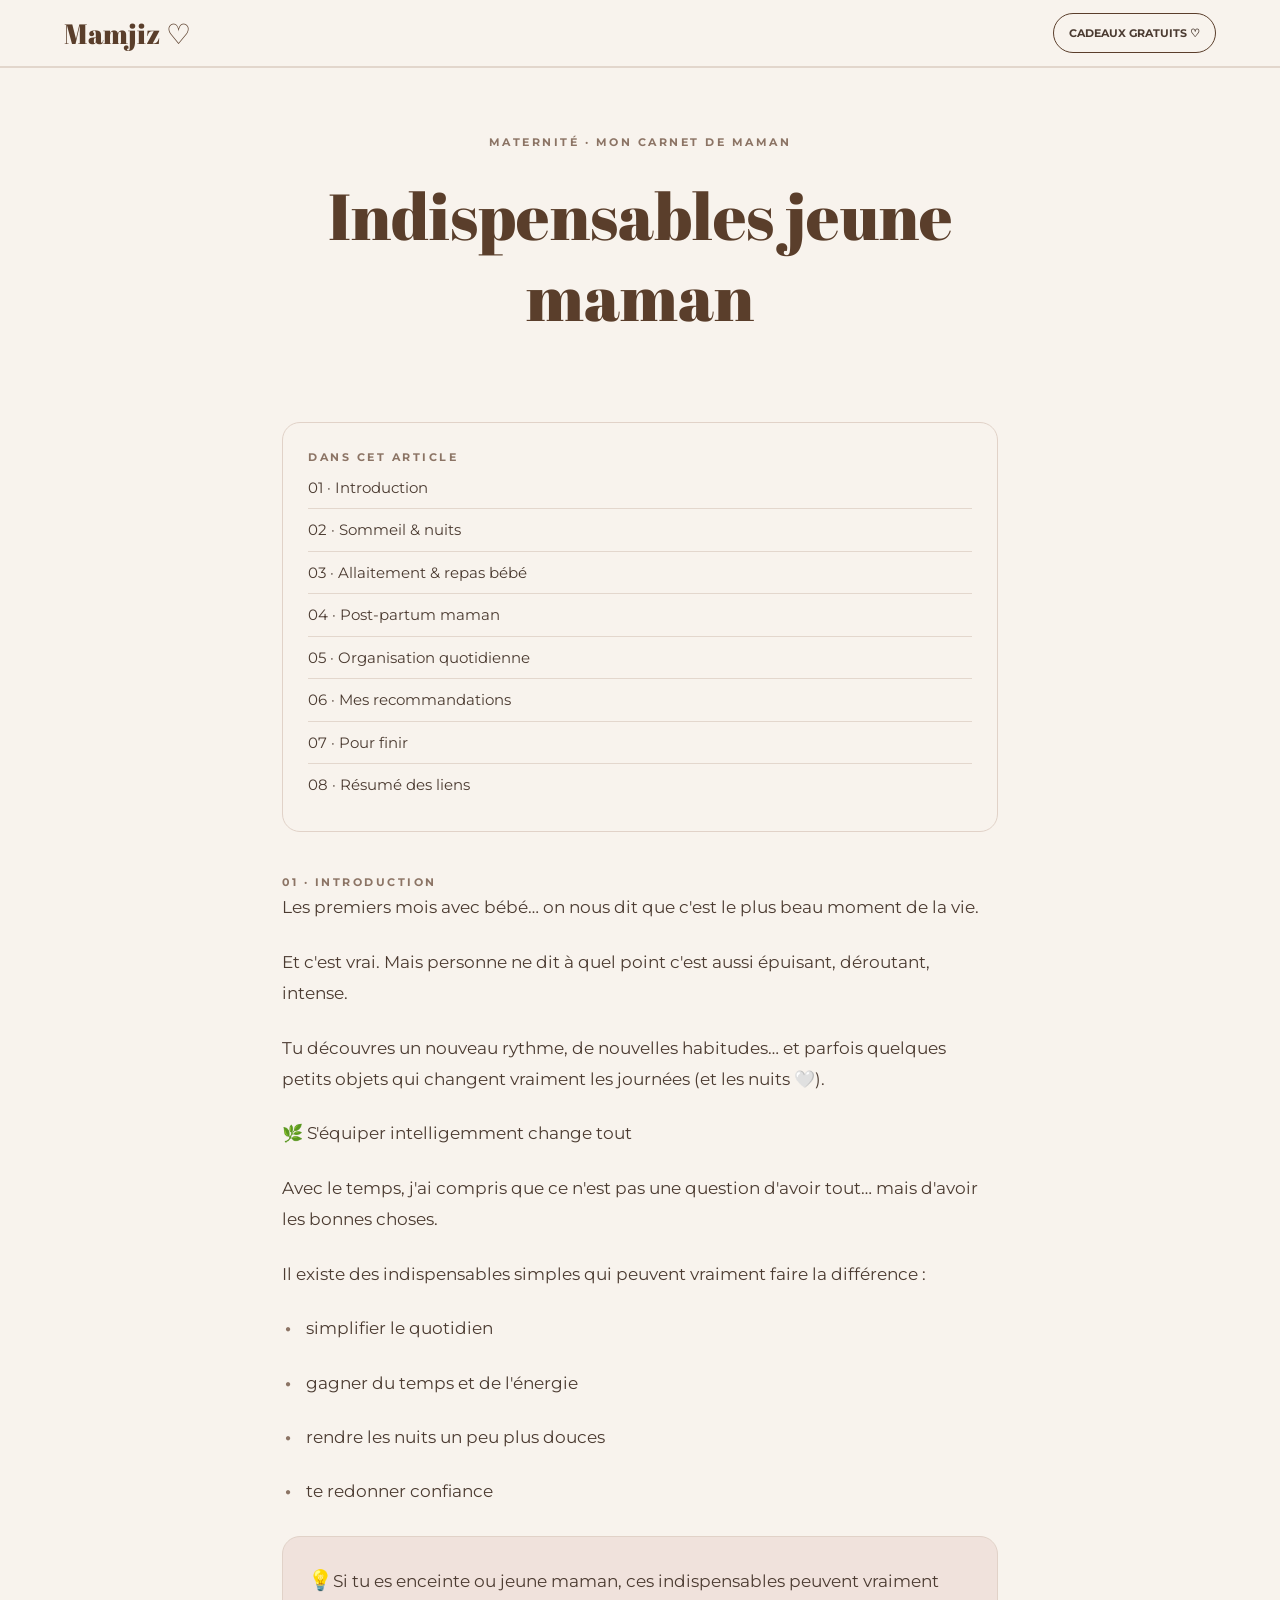
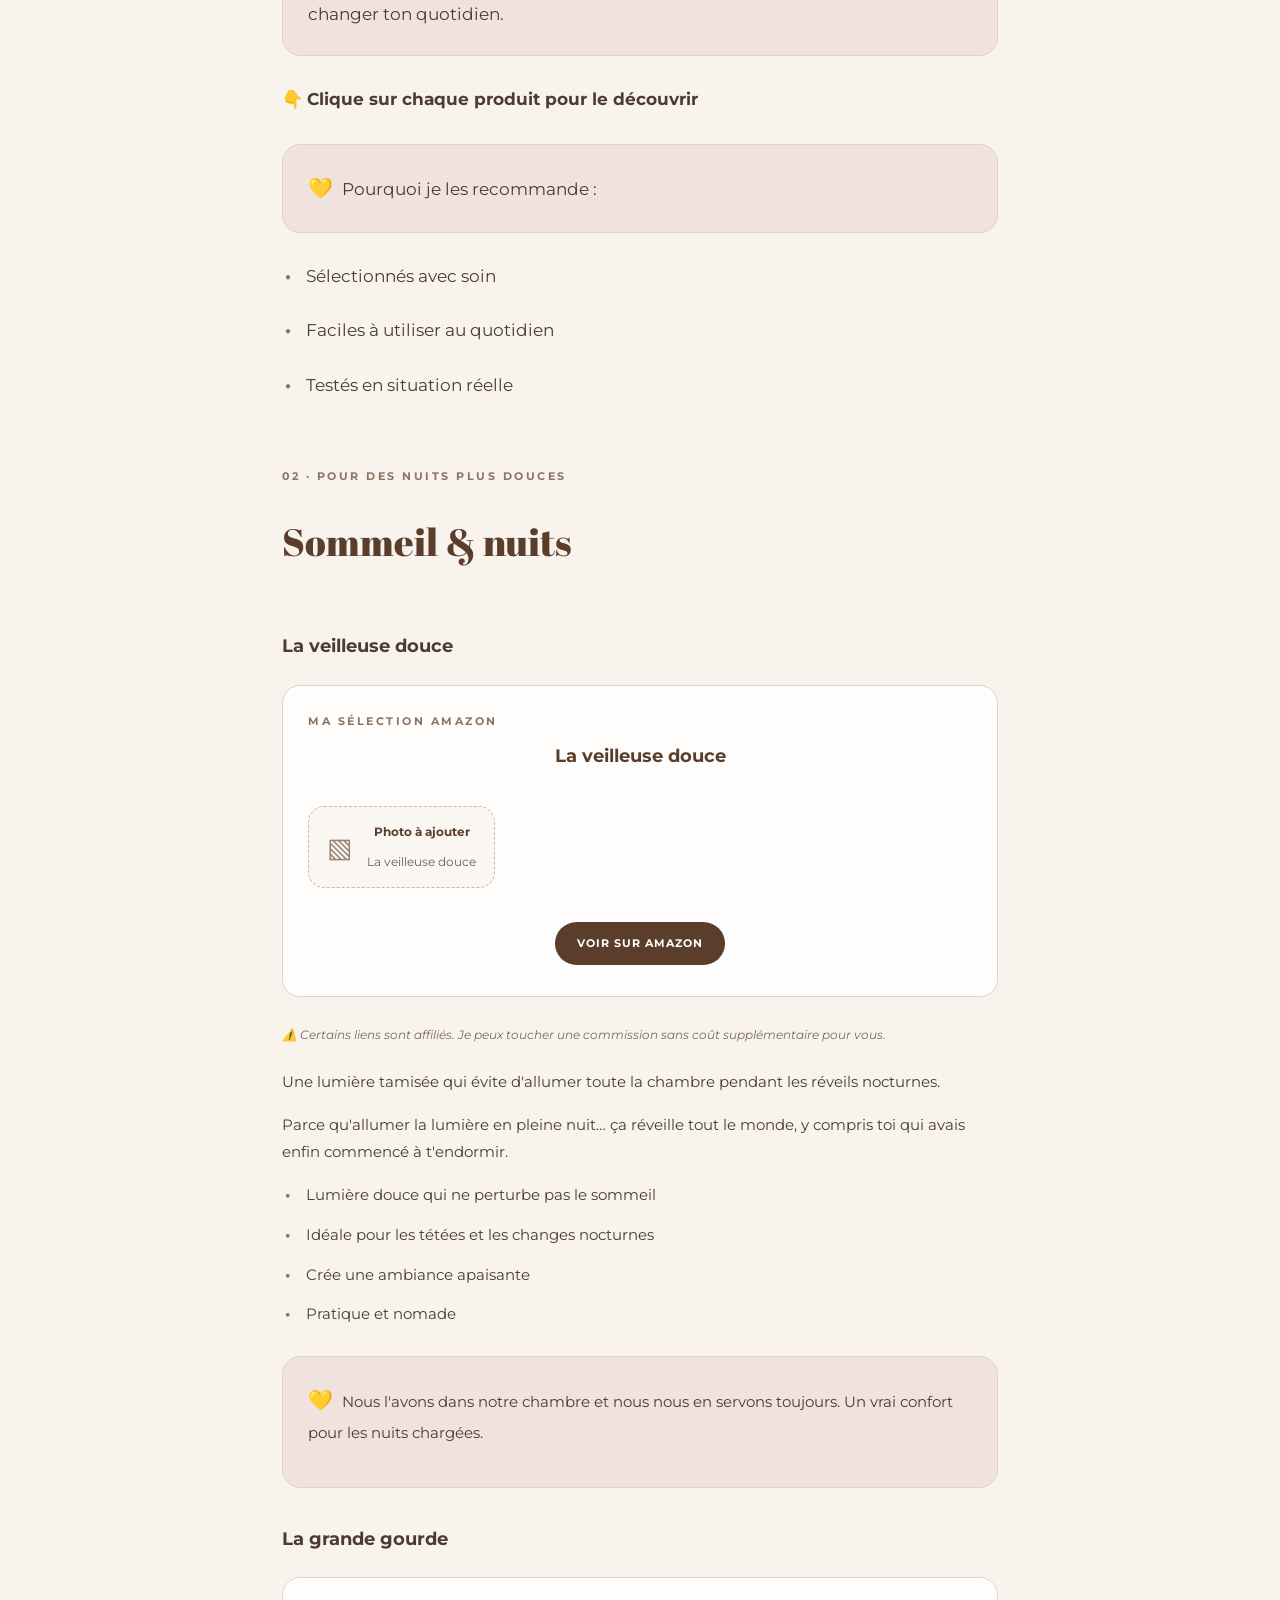
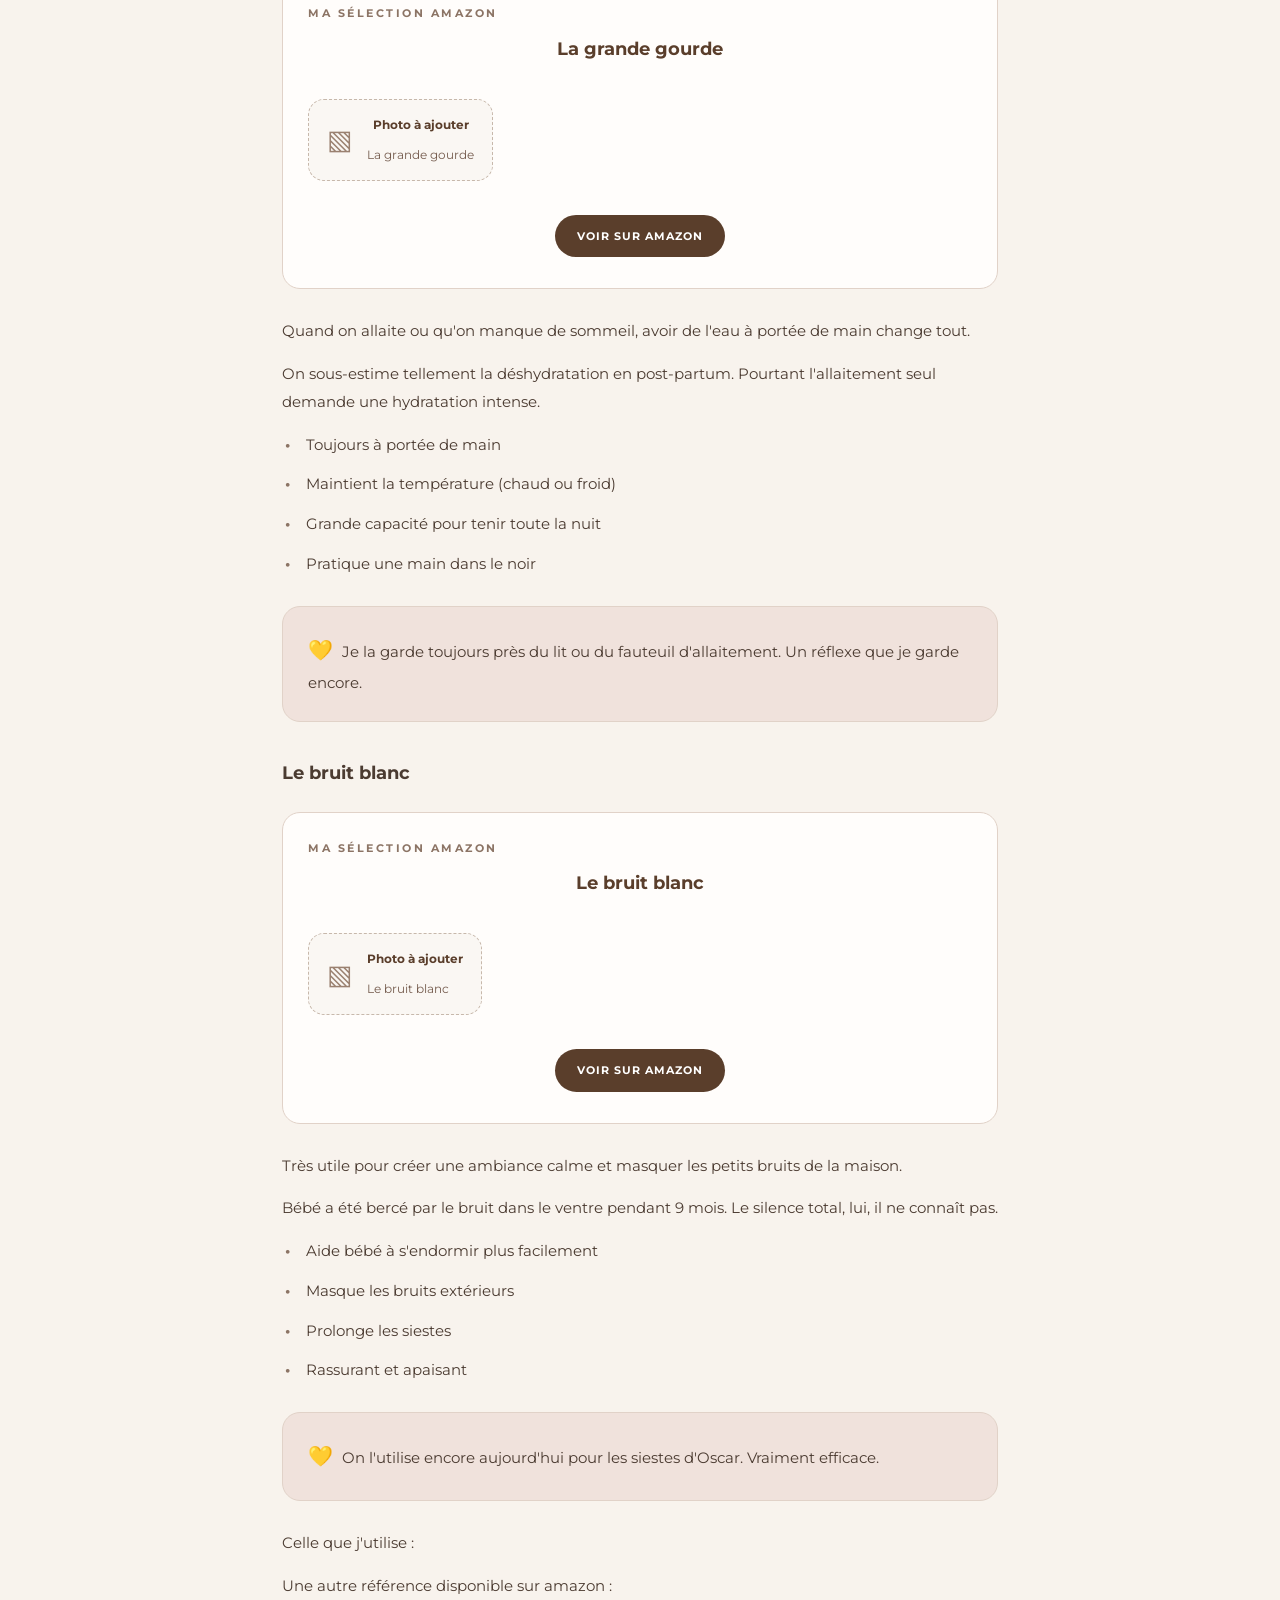
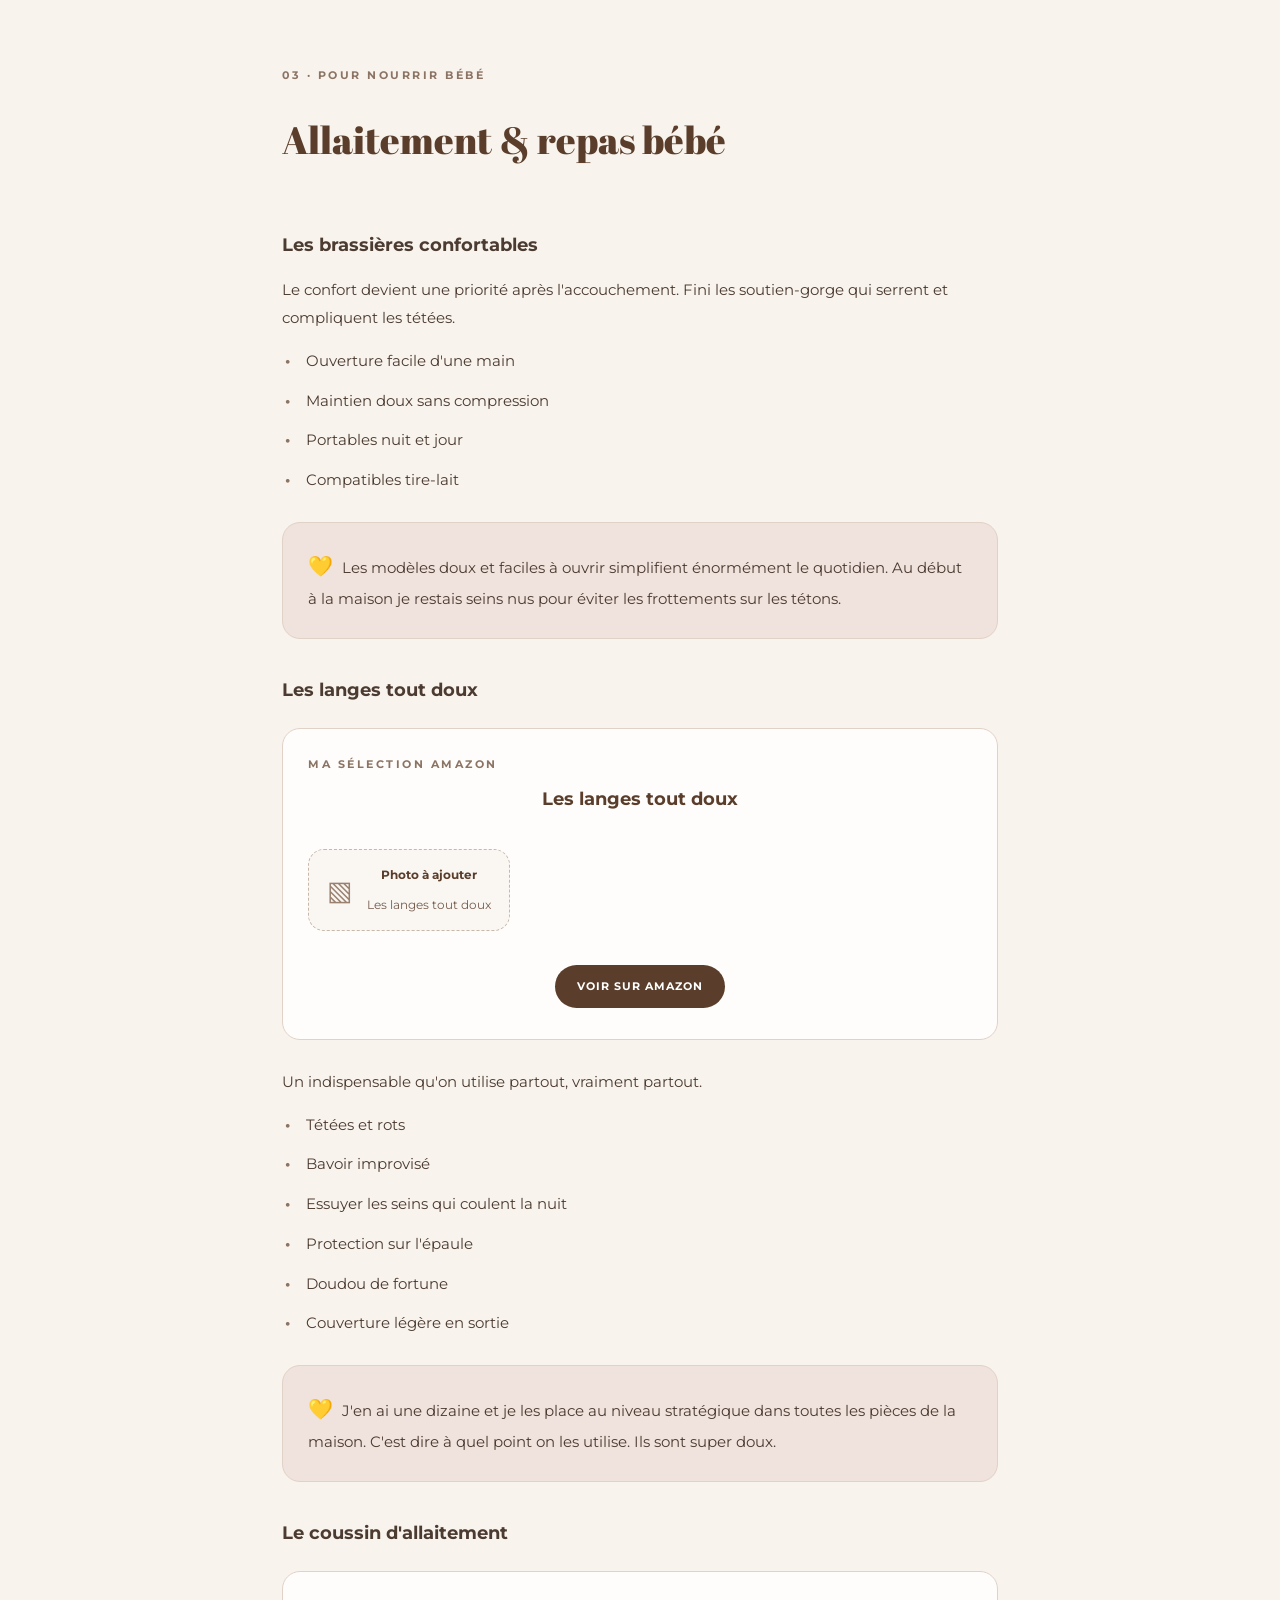
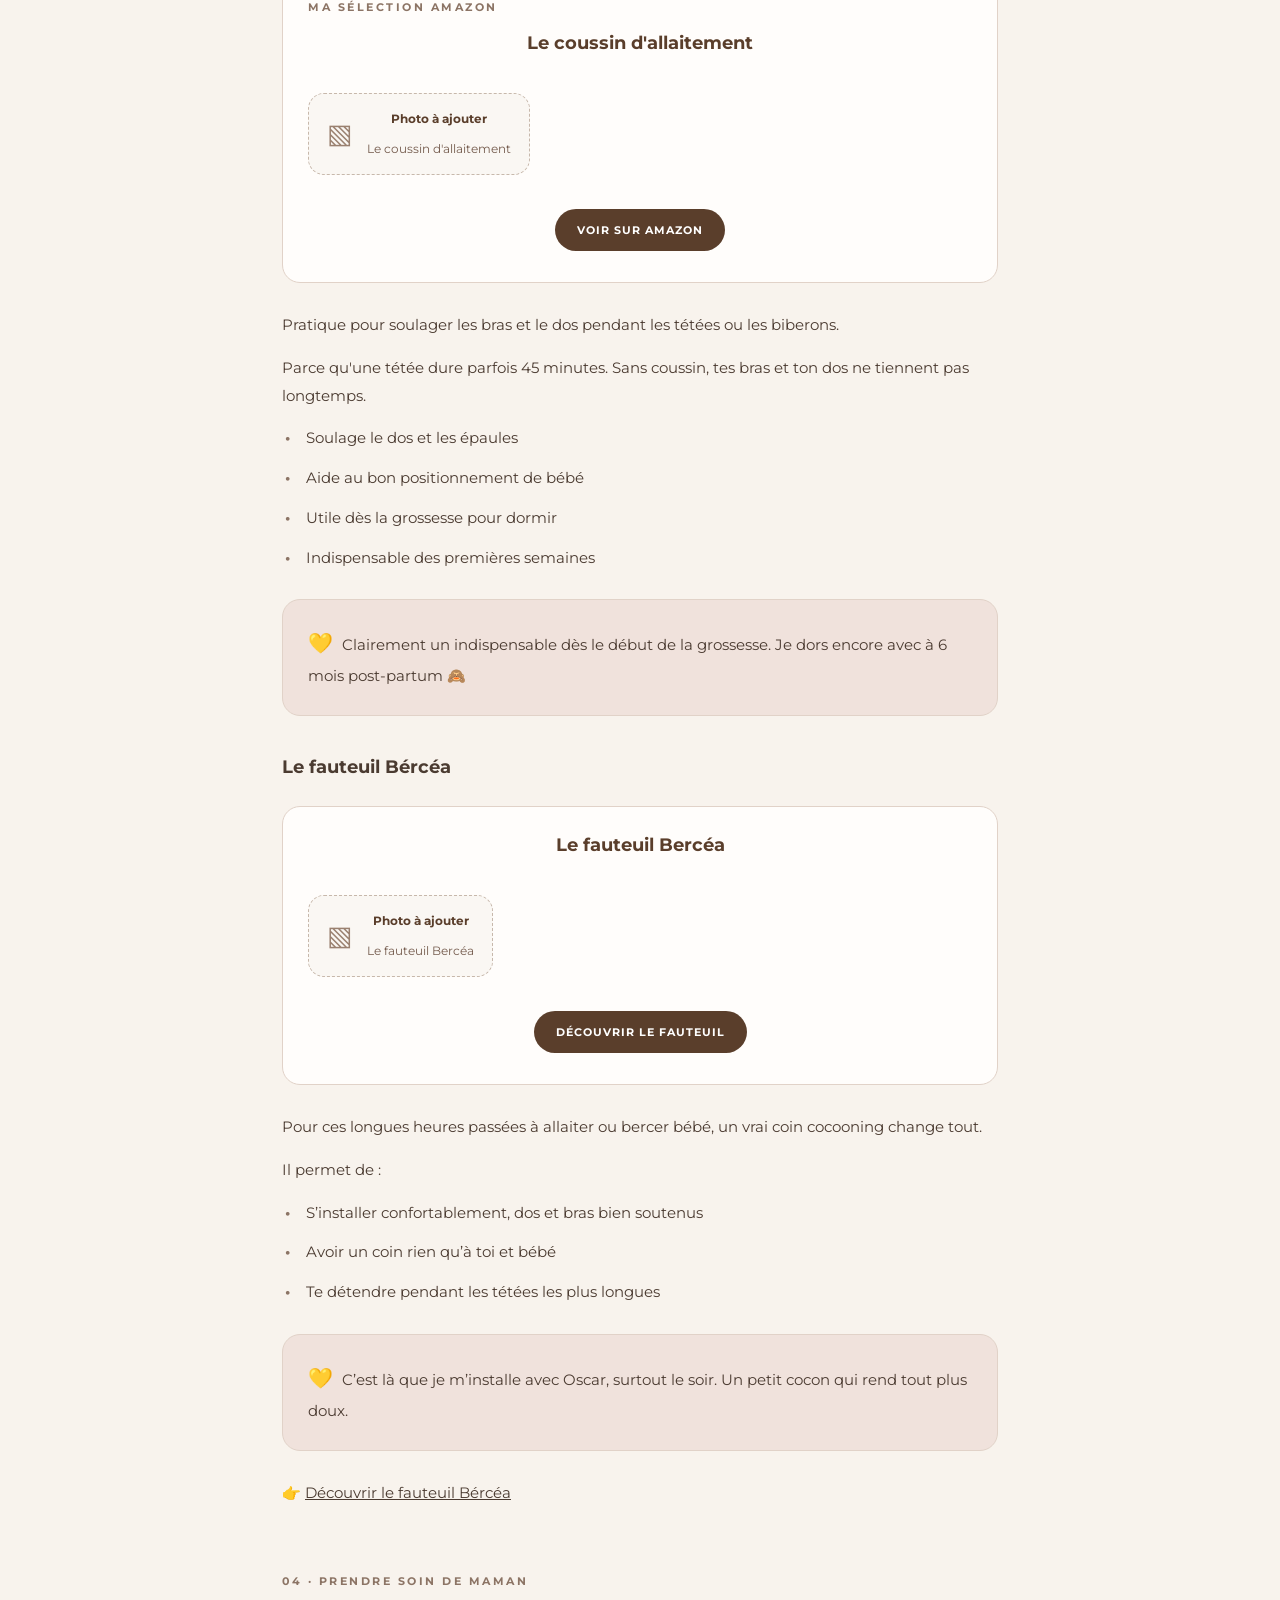
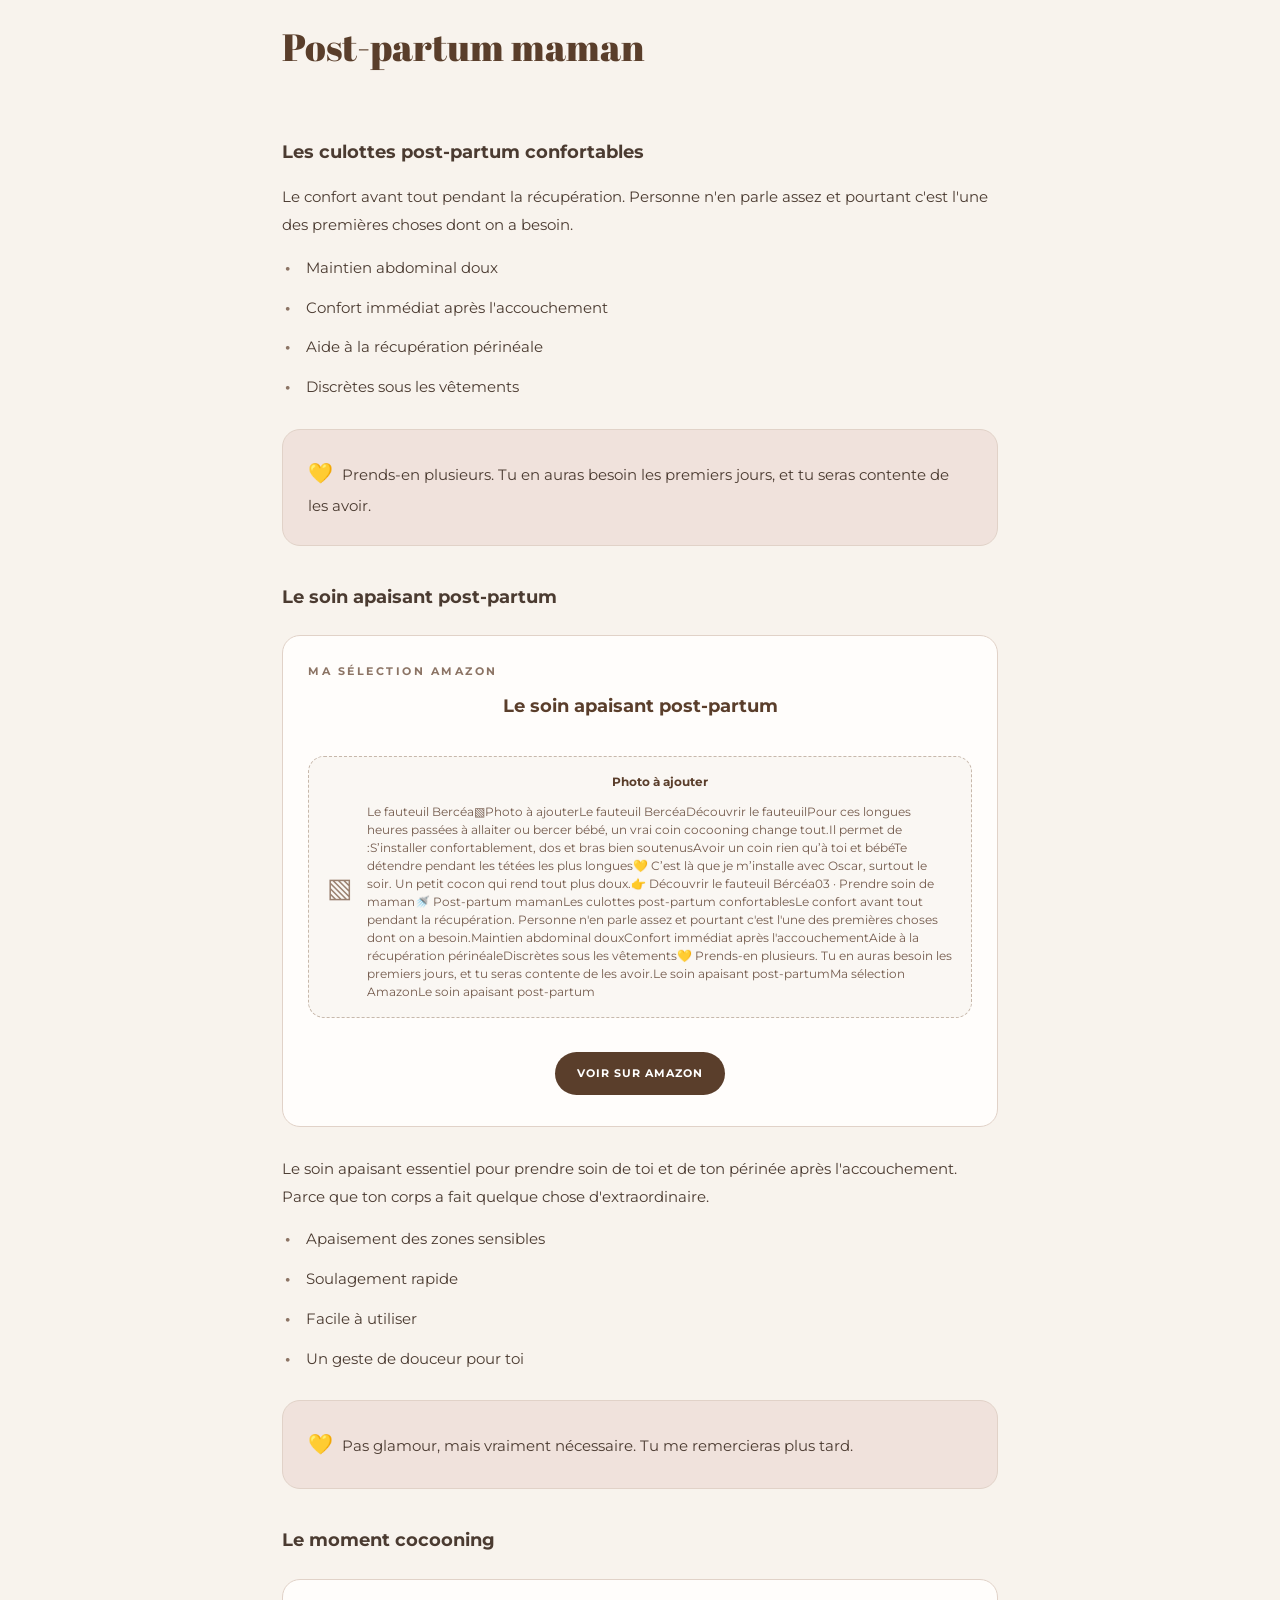
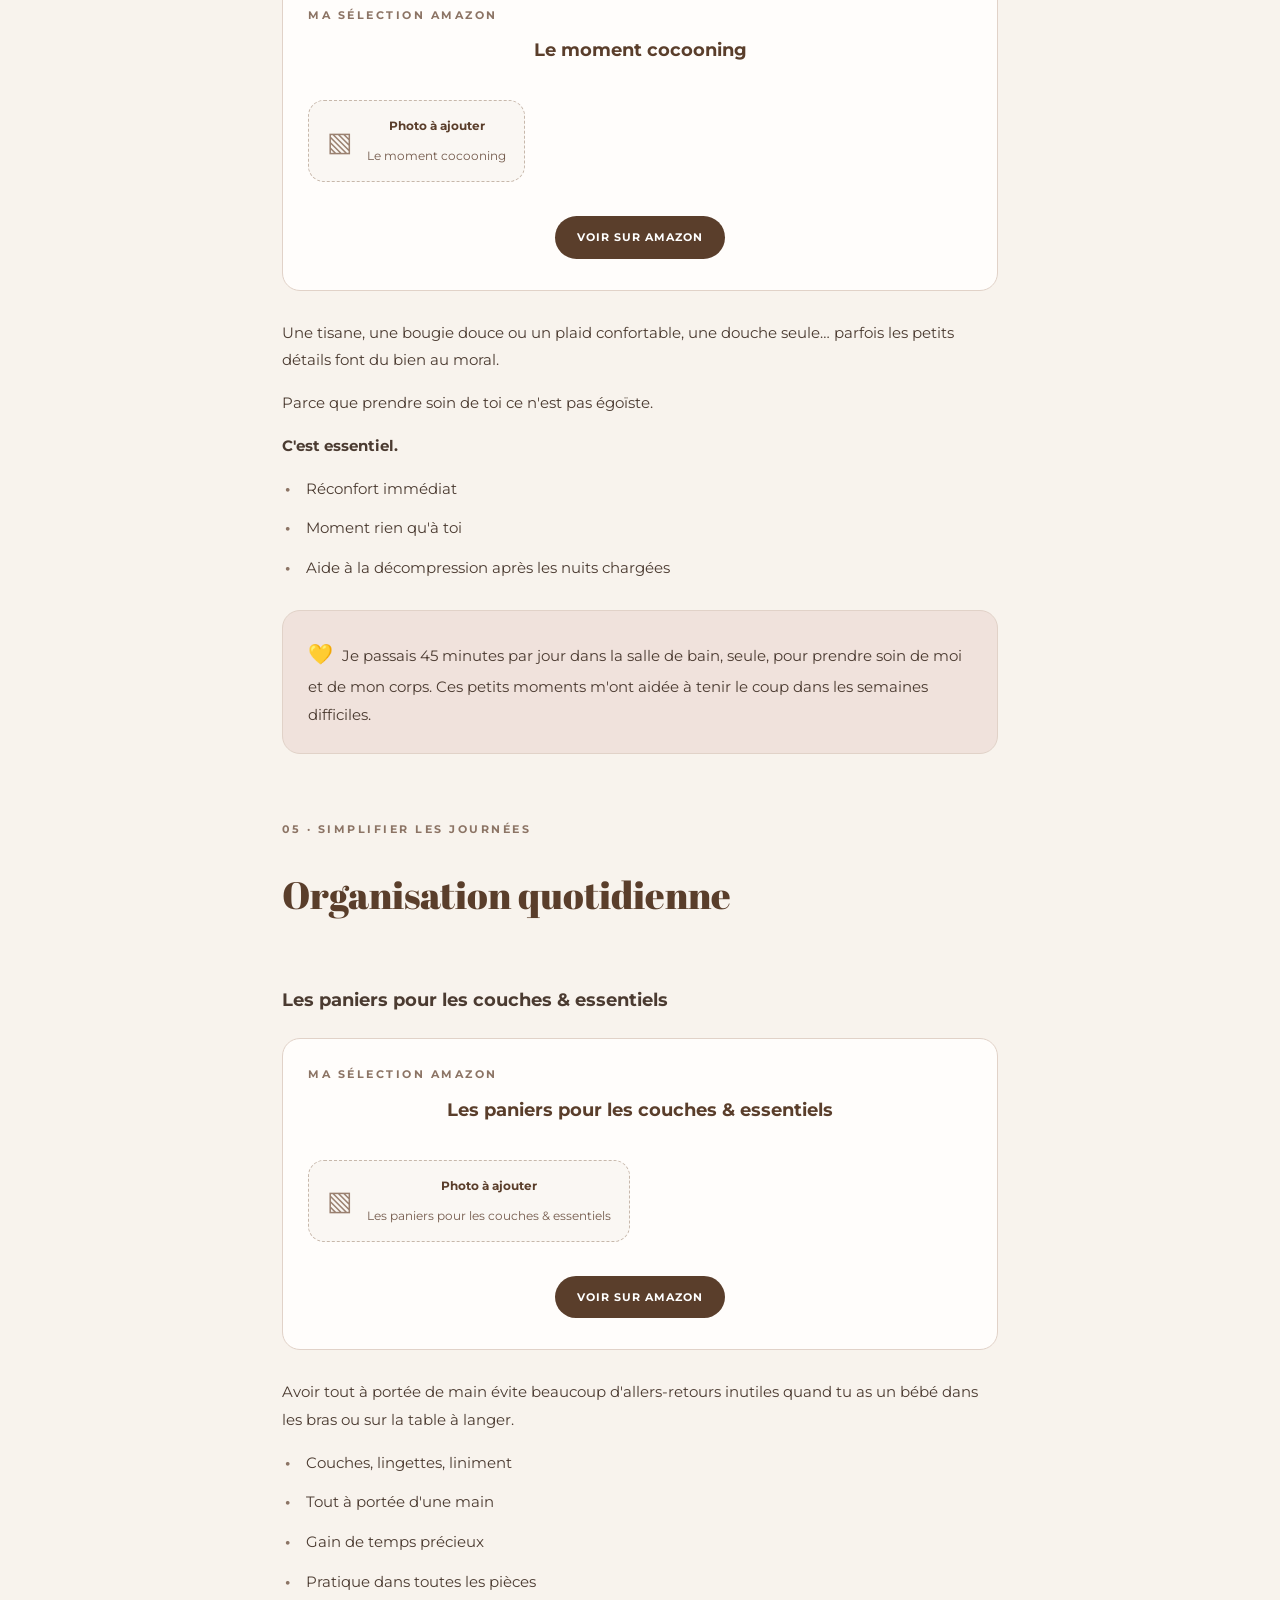
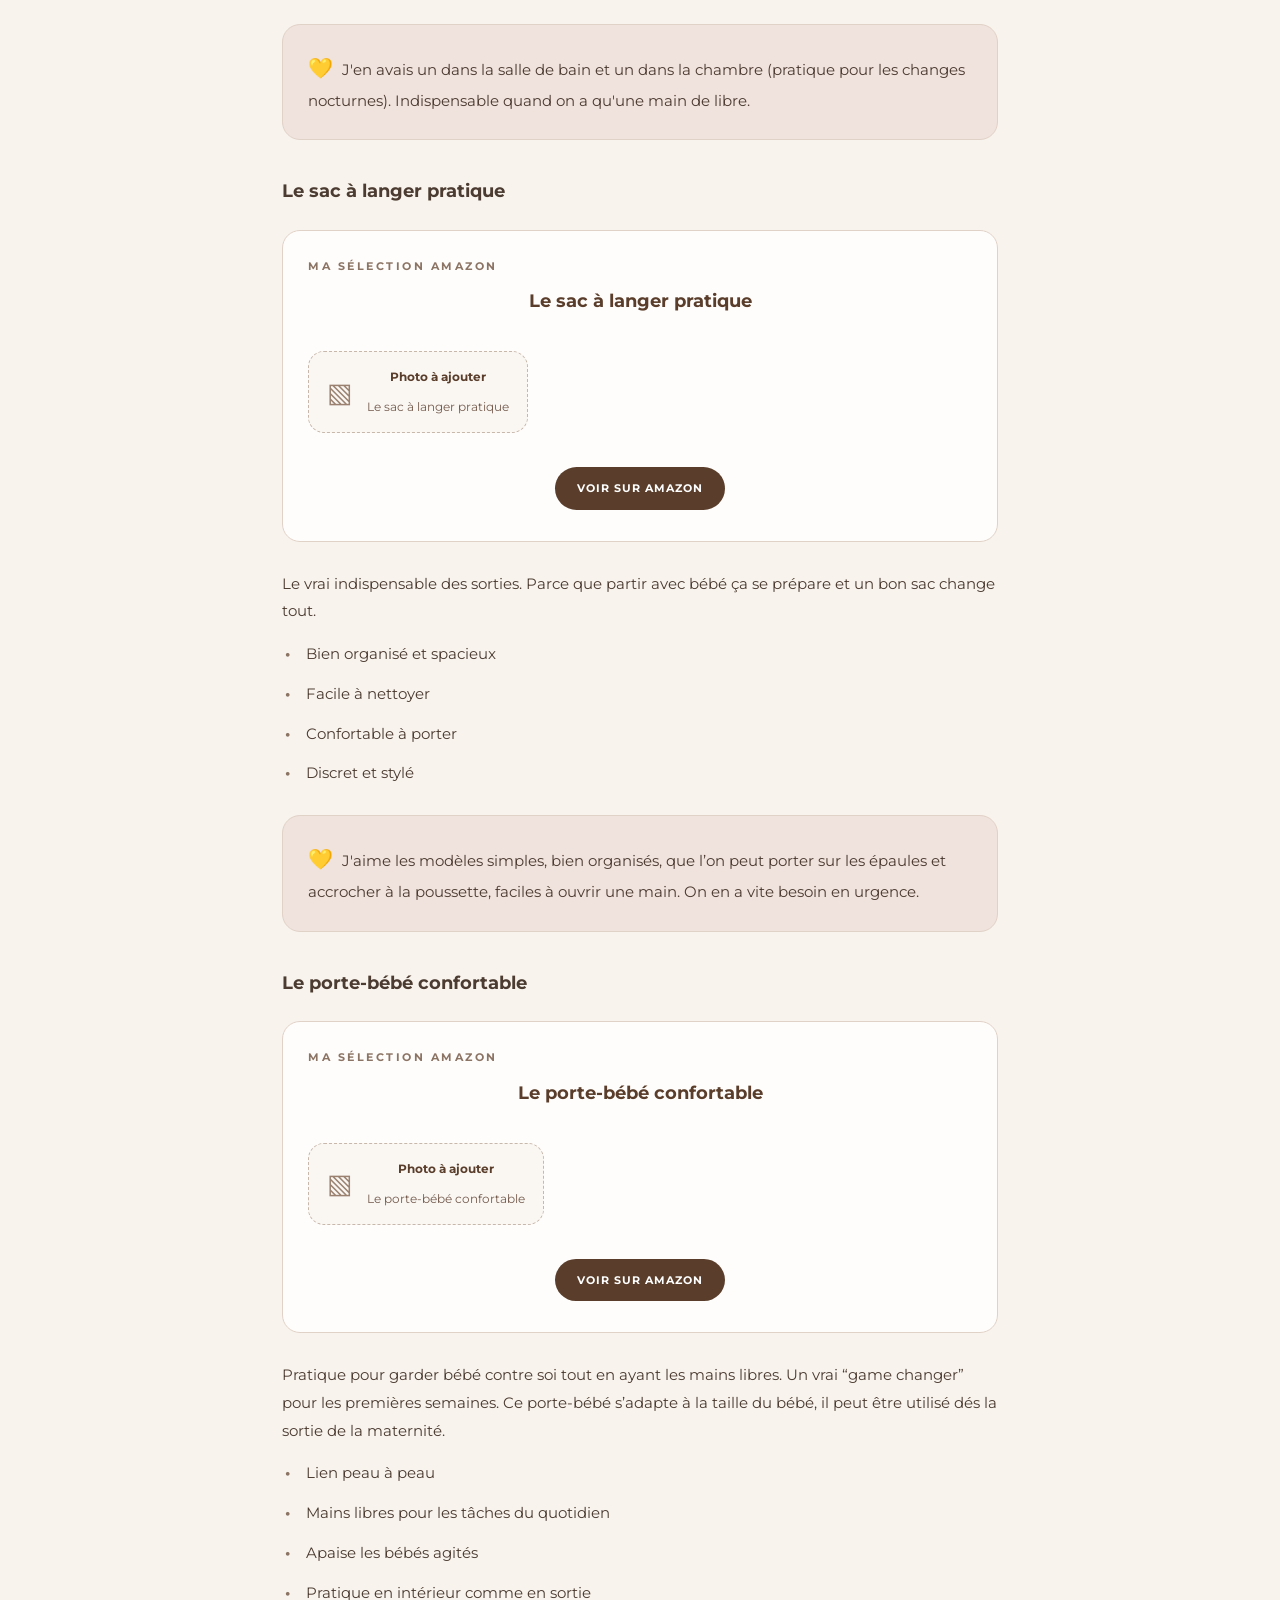
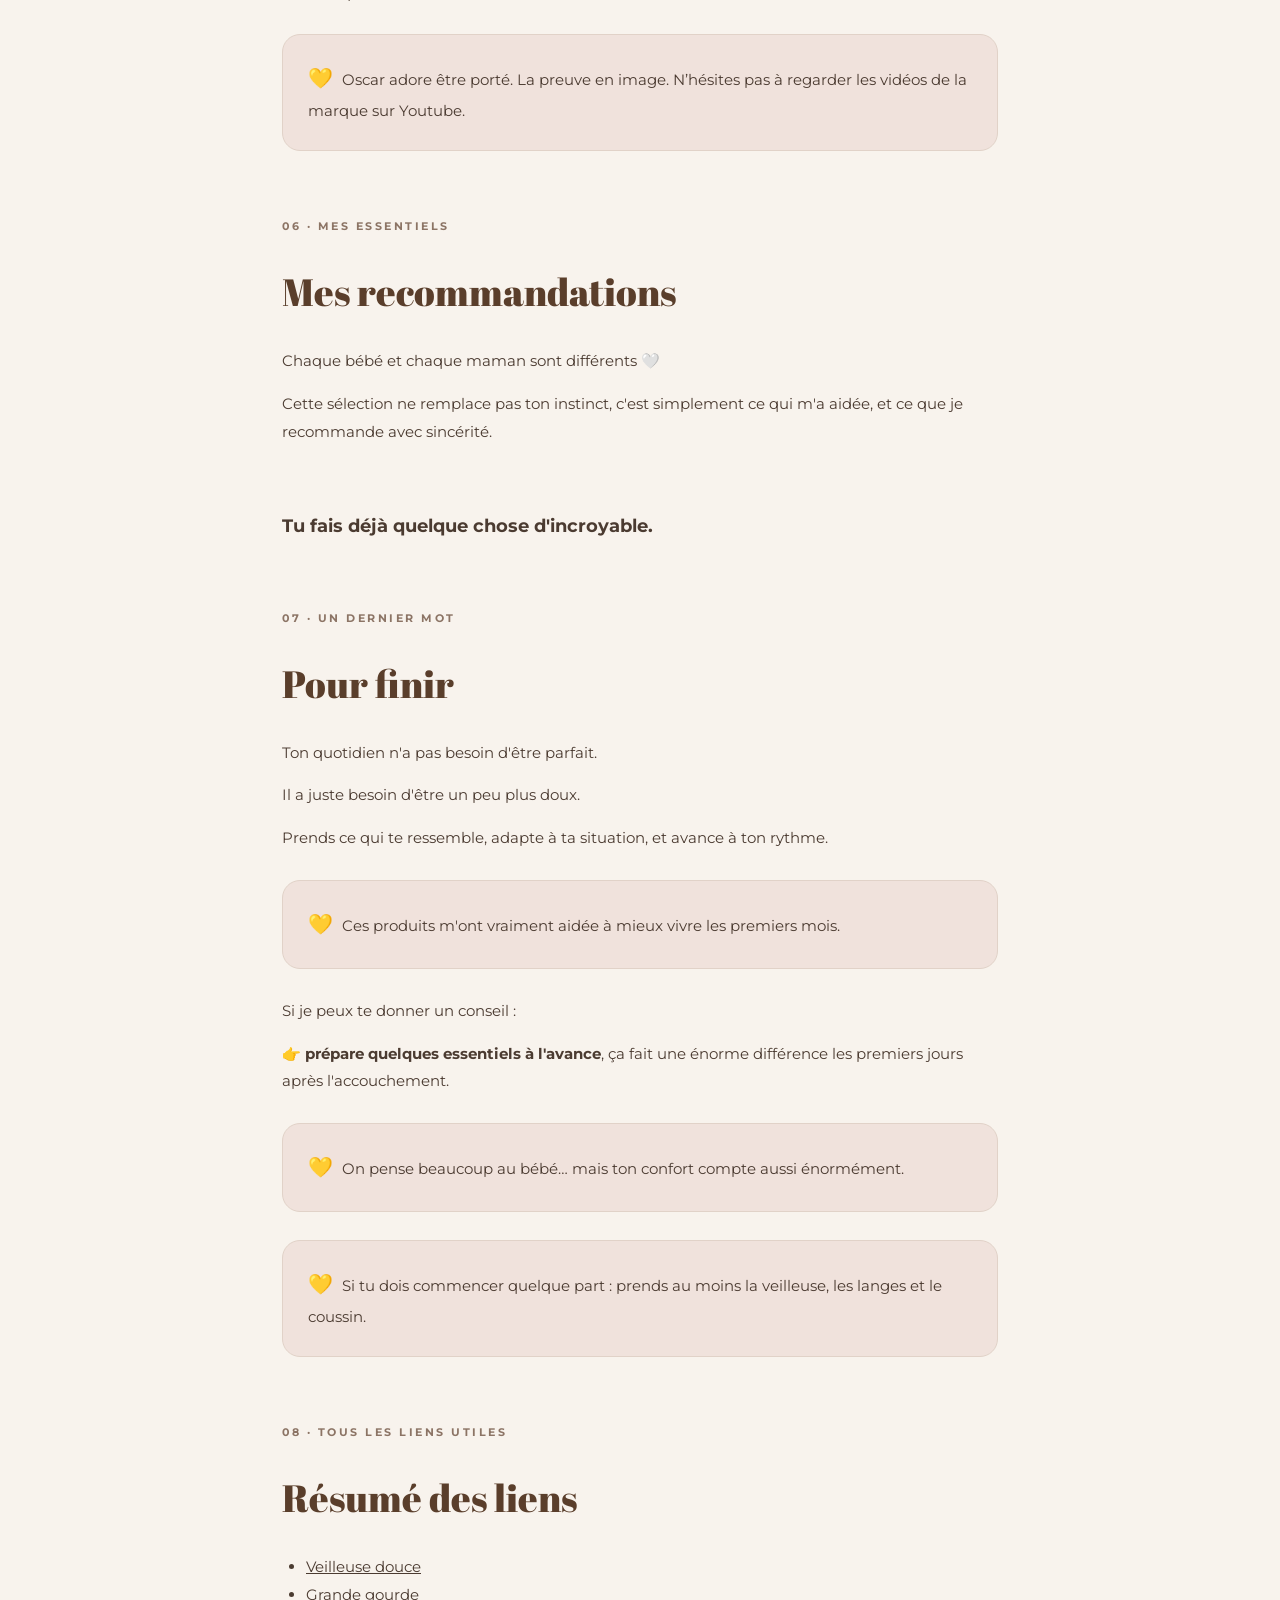
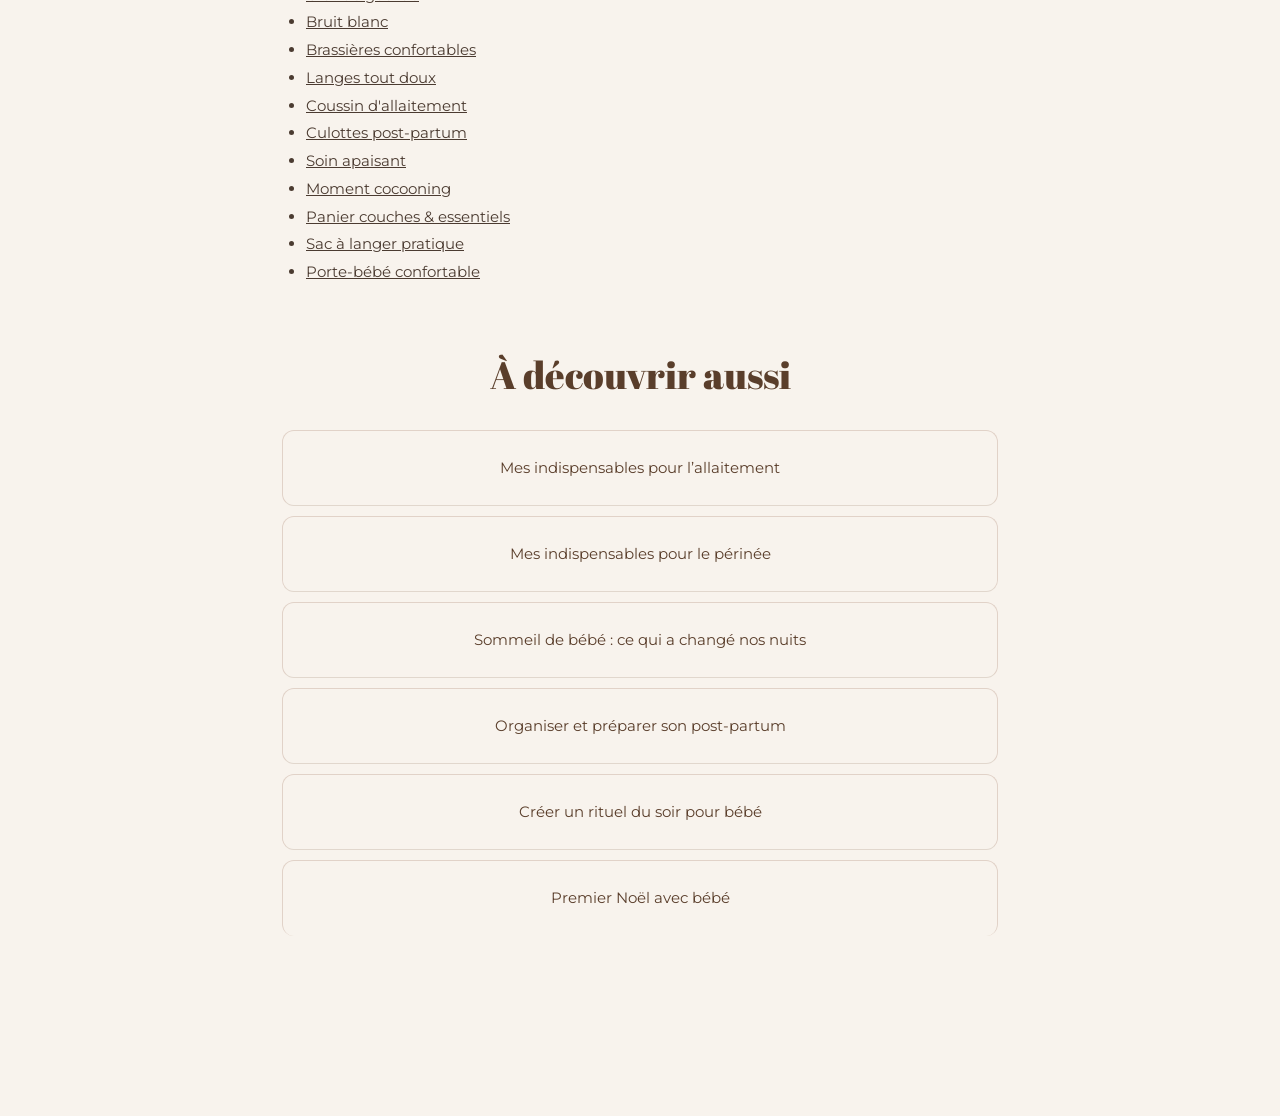
<file: brouillons/blog/indispensables-jeune-maman/index.html>
<!doctype html><html lang="fr"><head><meta charset="utf-8"><meta name="viewport" content="width=device-width,initial-scale=1"><title>Indispensables jeune maman | Mamjiz</title><meta name="description" content="Indispensables jeune maman — Mamjiz."><link href="https://fonts.googleapis.com/css2?family=Abril+Fatface&family=Montserrat:wght@400;500;600;700&display=swap" rel="stylesheet"><style>:root{--bg:#f8f3ed;--brown:#5a3e2b;--pink:#f0e2dc}*{box-sizing:border-box}html{scroll-behavior:smooth}body{margin:0;background:var(--bg);color:#4b3b31;font:15px/1.85 Montserrat,sans-serif}a{color:inherit}header{position:sticky;top:0;background:#f8f3edf5;border-bottom:1px solid #e2d6cc;padding:13px 5%;display:flex;align-items:center;justify-content:space-between;z-index:5}.brand{font:28px 'Abril Fatface',serif;text-decoration:none;color:var(--brown)}header a:last-child{font-size:11px;font-weight:700;text-decoration:none;border:1px solid var(--brown);padding:9px 15px;border-radius:25px}main{max-width:760px;padding:0 22px 115px;margin:auto}.hero{text-align:center;padding:65px 0 35px}.eyebrow{font-size:11px;text-transform:uppercase;letter-spacing:2.5px;font-weight:700;color:#8c7465}h1,h2{font-family:'Abril Fatface',Georgia,serif;color:var(--brown);font-weight:400;line-height:1.25}h1{font-size:clamp(39px,8vw,65px);margin:22px 0}h2{font-size:clamp(29px,5vw,38px)}.hero p{max-width:520px;margin:auto}.illustration{height:240px;margin:36px auto 0;border-radius:150px 150px 16px 16px;background:radial-gradient(circle,#f9e9de 0 25%,#e9c8bb 26% 50%,#d3c3b2 51%);display:grid;place-items:center;font-size:85px;max-width:510px}.intro{font-size:17px;margin:40px 0}.intro p{margin:0 0 23px}.highlight{font:27px 'Abril Fatface',serif;color:var(--brown)}.gift,.tip,.product,.toc{border:1px solid #e1d2c8;border-radius:18px;padding:25px;margin:28px 0}.gift,.tip{background:var(--pink)}.gift{text-align:center;padding:35px 25px}.btn{display:inline-block;background:var(--brown);color:#fff;border-radius:40px;text-decoration:none;text-transform:uppercase;font-size:11px;letter-spacing:1px;font-weight:700;padding:13px 22px;margin-top:12px}.toc a{display:block;text-decoration:none;border-bottom:1px solid #e3d7cd;padding:8px 0}.toc a:last-child{border:0}section{margin:65px 0;scroll-margin-top:95px}.product{background:#fffdfb}.product strong{font-size:18px;color:var(--brown)}.small{font-size:12px;color:#77665c}.related a{display:block;margin:10px 0;padding:16px;border:1px solid #e1d2c8;border-radius:12px;text-decoration:none}.bottom{display:none}@media(max-width:650px){.hero{padding-top:45px}.intro{font-size:15px}.bottom{display:flex;justify-content:space-around;position:fixed;bottom:12px;left:12px;right:12px;border-radius:40px;background:#fffcf8f5;box-shadow:0 4px 25px #473a2b30;padding:11px 5px;z-index:8}.bottom a{text-decoration:none;font-size:11px;text-align:center}.bottom span{display:block;font-size:21px}.bottom .active{background:var(--brown);color:white;border-radius:25px;padding:0 16px}}.story .symbol,.advice .symbol{display:inline-block;margin-right:9px;color:#c76b5b;font-size:20px;font-style:normal}.tip.story,.tip.advice{font-style:normal}.tip.story i,.tip.advice i{font-style:normal}.check{position:relative;padding-left:24px;border-left:0;margin:12px 0}.check::before{content:"•";position:absolute;left:3px;top:0;color:#8c7465;font-weight:700}.article-list{padding-left:24px}.product .btn{margin-top:16px}.product p{margin-bottom:12px}.toc{line-height:1.7}.product{display:flex;flex-direction:column;align-items:flex-start;gap:12px;min-width:0;overflow-wrap:anywhere}.product strong{display:block;line-height:1.5;max-width:100%}.product .btn{display:inline-flex;align-items:center;justify-content:center;max-width:100%;white-space:normal;text-align:center;margin-top:10px;line-height:1.5}.product p{margin:0}.tip.advice{display:flex;align-items:flex-start;gap:12px;overflow-wrap:anywhere}.tip.advice .symbol{flex:0 0 auto;margin-right:0}.tip.advice>span:last-child{min-width:0;flex:1}.tip.story{overflow-wrap:anywhere}section h3{font-size:22px;line-height:1.45;color:var(--brown);margin:32px 0 16px}header{background:#f8f3ed;box-shadow:0 1px 0 #e2d6cc}@media(max-width:650px){.product{padding:24px 22px}.product .btn{font-size:11px;padding:13px 20px}section h3{font-size:20px}}.product-photo{display:block;width:100%;height:180px;object-fit:contain;object-position:center;border-radius:12px;background:#faf6f2}.product-photo-amazon{background:#fff;object-fit:contain}.product-photo-bercea{height:330px;object-fit:contain;background:#faf6f2}@media(max-width:650px){.product-photo{height:165px}.product-photo-bercea{height:330px}}.product strong{width:100%;text-align:center}.product .btn{align-self:center;margin-left:auto;margin-right:auto} .tip.advice{display:block}.tip.story{display:block} .article-subsection{margin:22px 0 35px}.article-subsection h3{margin:30px 0 14px}.toc a{overflow-wrap:anywhere}.product .btn{display:inline-block;text-align:center;max-width:100%} .intro{overflow-wrap:anywhere}  .product{margin:22px 0 28px}.product strong{display:block;margin-bottom:12px}.product .btn{display:inline-block;text-align:center;margin:6px 0;max-width:100%}.photo-pending{display:flex;align-items:center;gap:14px;border:1px dashed #c7b8ab;border-radius:16px;background:#faf7f3;padding:16px 18px;margin:16px 0 20px;color:#745b4d;text-align:left}.photo-pending-icon{font-size:27px;line-height:1;color:#9a8170}.photo-pending strong{display:block;font-size:12px;font-weight:700}.photo-pending small{display:block;font-size:12px;line-height:1.5;margin-top:3px}.affiliate-note{font-size:12px;line-height:1.6;color:#7a685e;margin:12px 0 24px}.product .photo-pending{margin:12px 0 16px}.related h2{text-align:center}.related a{text-align:center;display:flex;align-items:center;justify-content:center;padding:18px 20px;min-height:76px;line-height:1.45;text-decoration:none;color:#5a3e2b;border-bottom:1px solid #e1d7cd}.related a:last-child{border-bottom:0}</style></head><body><header><a class="brand" href="/">Mamjiz ♡</a><a href="/cadeaux-gratuits/">CADEAUX GRATUITS ♡</a></header><main><div class="hero"><div class="eyebrow">Maternité · Mon carnet de maman</div><h1>Indispensables jeune maman</h1></div><div class="toc"><div class="eyebrow">Dans cet article</div><a href="#introduction">01 · Introduction</a><a href="#section-1">02 · Sommeil & nuits</a><a href="#section-5">03 · Allaitement & repas bébé</a><a href="#section-10">04 · Post-partum maman</a><a href="#section-14">05 · Organisation quotidienne</a><a href="#section-18">06 · Mes recommandations</a><a href="#section-20">07 · Pour finir</a><a href="#section-21">08 · Résumé des liens</a></div><div class="intro" id="introduction"><div class="eyebrow">01 · Introduction</div><p>Les premiers mois avec bébé… on nous dit que c'est le plus beau moment de la vie.</p><p>Et c'est vrai. Mais personne ne dit à quel point c'est aussi épuisant, déroutant, intense.</p><p>Tu découvres un nouveau rythme, de nouvelles habitudes… et parfois quelques petits objets qui changent vraiment les journées (et les nuits 🤍).</p><p>🌿 S'équiper intelligemment change tout</p><p>Avec le temps, j'ai compris que ce n'est pas une question d'avoir tout… mais d'avoir les bonnes choses.</p><p>Il existe des indispensables simples qui peuvent vraiment faire la différence :</p><p class="check">simplifier le quotidien</p><p class="check">gagner du temps et de l'énergie</p><p class="check">rendre les nuits un peu plus douces</p><p class="check">te redonner confiance</p><div class="tip advice"><span class="symbol">💡</span><i>Si tu es enceinte ou jeune maman, ces indispensables peuvent vraiment changer ton quotidien.</i></div><p>👇 <b>Clique sur chaque produit pour le découvrir</p><p></b></p><div class="tip story"><span class="symbol">💛</span><span>Pourquoi je les recommande :</span></div><p class="check">Sélectionnés avec soin</p><p class="check">Faciles à utiliser au quotidien</p><p class="check">Testés en situation réelle</p><section id="section-1"><div class="eyebrow">02 · Pour des nuits plus douces</div><h2>Sommeil &amp; nuits</h2></section></div><div id="section-2" class="article-subsection"><h3>La veilleuse douce</h3><div class="product"><div class="eyebrow">Ma sélection Amazon</div><strong>La veilleuse douce</strong><div class="photo-pending" role="note"><span class="photo-pending-icon" aria-hidden="true">▧</span><span><strong>Photo à ajouter</strong><small>La veilleuse douce</small></span></div><a class="btn" href="https://amzn.to/4tqqHPe" target="_blank" rel="sponsored noopener noreferrer">Voir sur Amazon</a></div><p class="affiliate-note"><i>⚠️ Certains liens sont affiliés. Je peux toucher une commission sans coût supplémentaire pour vous.</i></p><p>Une lumière tamisée qui évite d'allumer toute la chambre pendant les réveils nocturnes.</p><p>Parce qu'allumer la lumière en pleine nuit… ça réveille tout le monde, y compris toi qui avais enfin commencé à t'endormir.</p><p class="check">Lumière douce qui ne perturbe pas le sommeil</p><p class="check">Idéale pour les tétées et les changes nocturnes</p><p class="check">Crée une ambiance apaisante</p><p class="check">Pratique et nomade</p><div class="tip story"><span class="symbol">💛</span><i>Nous l'avons dans notre chambre et nous nous en servons toujours. Un vrai confort pour les nuits chargées.<p></i></p></div></div><div id="section-3" class="article-subsection"><h3>La grande gourde</h3><div class="product"><div class="eyebrow">Ma sélection Amazon</div><strong>La grande gourde</strong><div class="photo-pending" role="note"><span class="photo-pending-icon" aria-hidden="true">▧</span><span><strong>Photo à ajouter</strong><small>La grande gourde</small></span></div><a class="btn" href="https://amzn.to/4nV0wz6" target="_blank" rel="sponsored noopener noreferrer">Voir sur Amazon</a></div><p>Quand on allaite ou qu'on manque de sommeil, avoir de l'eau à portée de main change tout.</p><p>On sous-estime tellement la déshydratation en post-partum. Pourtant l'allaitement seul demande une hydratation intense.</p><p class="check">Toujours à portée de main</p><p class="check">Maintient la température (chaud ou froid)</p><p class="check">Grande capacité pour tenir toute la nuit</p><p class="check">Pratique une main dans le noir</p><div class="tip story"><span class="symbol">💛</span><i>Je la garde toujours près du lit ou du fauteuil d'allaitement. Un réflexe que je garde encore.</i></div></div><div id="section-4" class="article-subsection"><h3>Le bruit blanc</h3><div class="product"><div class="eyebrow">Ma sélection Amazon</div><strong>Le bruit blanc</strong><div class="photo-pending" role="note"><span class="photo-pending-icon" aria-hidden="true">▧</span><span><strong>Photo à ajouter</strong><small>Le bruit blanc</small></span></div><a class="btn" href="https://amzn.to/4dvjubL" target="_blank" rel="sponsored noopener noreferrer">Voir sur Amazon</a></div><p>Très utile pour créer une ambiance calme et masquer les petits bruits de la maison.</p><p>Bébé a été bercé par le bruit dans le ventre pendant 9 mois. Le silence total, lui, il ne connaît pas.</p><p class="check">Aide bébé à s'endormir plus facilement</p><p class="check">Masque les bruits extérieurs</p><p class="check">Prolonge les siestes</p><p class="check">Rassurant et apaisant</p><div class="tip story"><span class="symbol">💛</span><i>On l'utilise encore aujourd'hui pour les siestes d'Oscar. Vraiment efficace.</i></div><p>Celle que j'utilise :</p><p>Une autre référence disponible sur amazon :</p><section id="section-5"><div class="eyebrow">03 · Pour nourrir bébé</div><h2>Allaitement &amp; repas bébé</h2></section></div><div id="section-6" class="article-subsection"><h3>Les brassières confortables</h3><p>Le confort devient une priorité après l'accouchement. Fini les soutien-gorge qui serrent et compliquent les tétées.</p><p class="check">Ouverture facile d'une main</p><p class="check">Maintien doux sans compression</p><p class="check">Portables nuit et jour</p><p class="check">Compatibles tire-lait</p><div class="tip story"><span class="symbol">💛</span><i>Les modèles doux et faciles à ouvrir simplifient énormément le quotidien. Au début à la maison je restais seins nus pour éviter les frottements sur les tétons.</i></div></div><div id="section-7" class="article-subsection"><h3>Les langes tout doux</h3><div class="product"><div class="eyebrow">Ma sélection Amazon</div><strong>Les langes tout doux</strong><div class="photo-pending" role="note"><span class="photo-pending-icon" aria-hidden="true">▧</span><span><strong>Photo à ajouter</strong><small>Les langes tout doux</small></span></div><a class="btn" href="https://amzn.to/4visqHp" target="_blank" rel="sponsored noopener noreferrer">Voir sur Amazon</a></div><p>Un indispensable qu'on utilise partout, vraiment partout.</p><p class="check">Tétées et rots</p><p class="check">Bavoir improvisé</p><p class="check">Essuyer les seins qui coulent la nuit</p><p class="check">Protection sur l'épaule</p><p class="check">Doudou de fortune</p><p class="check">Couverture légère en sortie</p><div class="tip story"><span class="symbol">💛</span><i>J'en ai une dizaine et je les place au niveau stratégique dans toutes les pièces de la maison. C'est dire à quel point on les utilise. Ils sont super doux.</i></div></div><div id="section-8" class="article-subsection"><h3>Le coussin d'allaitement</h3><div class="product"><div class="eyebrow">Ma sélection Amazon</div><strong>Le coussin d'allaitement</strong><div class="photo-pending" role="note"><span class="photo-pending-icon" aria-hidden="true">▧</span><span><strong>Photo à ajouter</strong><small>Le coussin d'allaitement</small></span></div><a class="btn" href="https://amzn.to/4sSRMdj" target="_blank" rel="sponsored noopener noreferrer">Voir sur Amazon</a></div><p>Pratique pour soulager les bras et le dos pendant les tétées ou les biberons.</p><p>Parce qu'une tétée dure parfois 45 minutes. Sans coussin, tes bras et ton dos ne tiennent pas longtemps.</p><p class="check">Soulage le dos et les épaules</p><p class="check">Aide au bon positionnement de bébé</p><p class="check">Utile dès la grossesse pour dormir</p><p class="check">Indispensable des premières semaines</p><div class="tip story"><span class="symbol">💛</span><i>Clairement un indispensable dès le début de la grossesse. Je dors encore avec à 6 mois post-partum 🙈</i></div></div><div id="section-9" class="article-subsection"><h3>Le fauteuil Bércéa</h3><div class="product"><strong>Le fauteuil Bercéa</strong><div class="photo-pending" role="note"><span class="photo-pending-icon" aria-hidden="true">▧</span><span><strong>Photo à ajouter</strong><small>Le fauteuil Bercéa</small></span></div><a class="btn" href="https://bercea.shop/products/fauteuil-a-bascule-bercea-cocon-en-tissu-bouclette-ecru?utm_source=notion&utm_medium=affiliate&utm_campaign=indispensables-jeune-maman" target="_blank" rel="sponsored noopener noreferrer">Découvrir le fauteuil</a></div><p>Pour ces longues heures passées à allaiter ou bercer bébé, un vrai coin cocooning change tout.</p><p>Il permet de :</p><p class="check">S’installer confortablement, dos et bras bien soutenus</p><p class="check">Avoir un coin rien qu’à toi et bébé</p><p class="check">Te détendre pendant les tétées les plus longues</p><div class="tip story"><span class="symbol">💛</span><i>C’est là que je m’installe avec Oscar, surtout le soir. Un petit cocon qui rend tout plus doux.</i></div><p>👉 <a href="https://bercea.shop/products/fauteuil-a-bascule-bercea-cocon-en-tissu-bouclette-ecru?utm_source=notion&amp;amp;utm_medium=affiliate&amp;amp;utm_campaign=indispensables-jeune-maman" target="_blank" rel="sponsored noopener noreferrer">Découvrir le fauteuil Bércéa</a></p><section id="section-10"><div class="eyebrow">04 · Prendre soin de maman</div><h2>Post-partum maman</h2></section></div><div id="section-11" class="article-subsection"><h3>Les culottes post-partum confortables</h3><p>Le confort avant tout pendant la récupération. Personne n'en parle assez et pourtant c'est l'une des premières choses dont on a besoin.</p><p class="check">Maintien abdominal doux</p><p class="check">Confort immédiat après l'accouchement</p><p class="check">Aide à la récupération périnéale</p><p class="check">Discrètes sous les vêtements</p><div class="tip story"><span class="symbol">💛</span><i>Prends-en plusieurs. Tu en auras besoin les premiers jours, et tu seras contente de les avoir.</i></div></div><div id="section-12" class="article-subsection"><h3>Le soin apaisant post-partum</h3><div class="product"><div class="eyebrow">Ma sélection Amazon</div><strong>Le soin apaisant post-partum</strong><div class="photo-pending" role="note"><span class="photo-pending-icon" aria-hidden="true">▧</span><span><strong>Photo à ajouter</strong><small>Le fauteuil Bercéa▧Photo à ajouterLe fauteuil BercéaDécouvrir le fauteuilPour ces longues heures passées à allaiter ou bercer bébé, un vrai coin cocooning change tout.Il permet de :S’installer confortablement, dos et bras bien soutenusAvoir un coin rien qu’à toi et bébéTe détendre pendant les tétées les plus longues💛 C’est là que je m’installe avec Oscar, surtout le soir. Un petit cocon qui rend tout plus doux.👉 Découvrir le fauteuil Bércéa03 · Prendre soin de maman🚿 Post-partum mamanLes culottes post-partum confortablesLe confort avant tout pendant la récupération. Personne n'en parle assez et pourtant c'est l'une des premières choses dont on a besoin.Maintien abdominal douxConfort immédiat après l'accouchementAide à la récupération périnéaleDiscrètes sous les vêtements💛 Prends-en plusieurs. Tu en auras besoin les premiers jours, et tu seras contente de les avoir.Le soin apaisant post-partumMa sélection AmazonLe soin apaisant post-partum</small></span></div><a class="btn" href="https://amzn.to/4c900sQ" target="_blank" rel="sponsored noopener noreferrer">Voir sur Amazon</a></div><p>Le soin apaisant essentiel pour prendre soin de toi et de ton périnée après l'accouchement. Parce que ton corps a fait quelque chose d'extraordinaire.</p><p class="check">Apaisement des zones sensibles</p><p class="check">Soulagement rapide</p><p class="check">Facile à utiliser</p><p class="check">Un geste de douceur pour toi</p><div class="tip story"><span class="symbol">💛</span><i>Pas glamour, mais vraiment nécessaire. Tu me remercieras plus tard.</i></div></div><div id="section-13" class="article-subsection"><h3>Le moment cocooning</h3><div class="product"><div class="eyebrow">Ma sélection Amazon</div><strong>Le moment cocooning</strong><div class="photo-pending" role="note"><span class="photo-pending-icon" aria-hidden="true">▧</span><span><strong>Photo à ajouter</strong><small>Le moment cocooning</small></span></div><a class="btn" href="https://amzn.to/43z4ALK" target="_blank" rel="sponsored noopener noreferrer">Voir sur Amazon</a></div><p>Une tisane, une bougie douce ou un plaid confortable, une douche seule… parfois les petits détails font du bien au moral.</p><p>Parce que prendre soin de toi ce n'est pas égoïste.</p><p><b>C'est essentiel.</b></p><p class="check">Réconfort immédiat</p><p class="check">Moment rien qu'à toi</p><p class="check">Aide à la décompression après les nuits chargées</p><div class="tip story"><span class="symbol">💛</span><i>Je passais 45 minutes par jour dans la salle de bain, seule, pour prendre soin de moi et de mon corps. Ces petits moments m'ont aidée à tenir le coup dans les semaines difficiles.</i></div><section id="section-14"><div class="eyebrow">05 · Simplifier les journées</div><h2>Organisation quotidienne</h2></section></div><div id="section-15" class="article-subsection"><h3>Les paniers pour les couches &amp; essentiels</h3><div class="product"><div class="eyebrow">Ma sélection Amazon</div><strong>Les paniers pour les couches &amp; essentiels</strong><div class="photo-pending" role="note"><span class="photo-pending-icon" aria-hidden="true">▧</span><span><strong>Photo à ajouter</strong><small>Les paniers pour les couches &amp; essentiels</small></span></div><a class="btn" href="https://amzn.to/434H0Xe" target="_blank" rel="sponsored noopener noreferrer">Voir sur Amazon</a></div><p>Avoir tout à portée de main évite beaucoup d'allers-retours inutiles quand tu as un bébé dans les bras ou sur la table à langer.</p><p class="check">Couches, lingettes, liniment</p><p class="check">Tout à portée d'une main</p><p class="check">Gain de temps précieux</p><p class="check">Pratique dans toutes les pièces</p><div class="tip story"><span class="symbol">💛</span><i>J'en avais un dans la salle de bain et un dans la chambre (pratique pour les changes nocturnes). Indispensable quand on a qu'une main de libre.</i></div></div><div id="section-16" class="article-subsection"><h3>Le sac à langer pratique</h3><div class="product"><div class="eyebrow">Ma sélection Amazon</div><strong>Le sac à langer pratique</strong><div class="photo-pending" role="note"><span class="photo-pending-icon" aria-hidden="true">▧</span><span><strong>Photo à ajouter</strong><small>Le sac à langer pratique</small></span></div><a class="btn" href="https://amzn.to/3PAo9jH" target="_blank" rel="sponsored noopener noreferrer">Voir sur Amazon</a></div><p>Le vrai indispensable des sorties. Parce que partir avec bébé ça se prépare et un bon sac change tout.</p><p class="check">Bien organisé et spacieux</p><p class="check">Facile à nettoyer</p><p class="check">Confortable à porter</p><p class="check">Discret et stylé</p><div class="tip story"><span class="symbol">💛</span><i>J'aime les modèles simples, bien organisés, que l’on peut porter sur les épaules et accrocher à la poussette, faciles à ouvrir une main. On en a vite besoin en urgence.</i></div></div><div id="section-17" class="article-subsection"><h3>Le porte-bébé confortable</h3><div class="product"><div class="eyebrow">Ma sélection Amazon</div><strong>Le porte-bébé confortable</strong><div class="photo-pending" role="note"><span class="photo-pending-icon" aria-hidden="true">▧</span><span><strong>Photo à ajouter</strong><small>Le porte-bébé confortable</small></span></div><a class="btn" href="https://amzn.to/3PJwku1" target="_blank" rel="sponsored noopener noreferrer">Voir sur Amazon</a></div><p>Pratique pour garder bébé contre soi tout en ayant les mains libres. Un vrai “game changer” pour les premières semaines. Ce porte-bébé s’adapte à la taille du bébé, il peut être utilisé dés la sortie de la maternité.</p><p class="check">Lien peau à peau</p><p class="check">Mains libres pour les tâches du quotidien</p><p class="check">Apaise les bébés agités</p><p class="check">Pratique en intérieur comme en sortie</p><div class="tip story"><span class="symbol">💛</span><i>Oscar adore être porté. La preuve en image. N’hésites pas à regarder les vidéos de la marque sur Youtube.</i></div><section id="section-18"><div class="eyebrow">06 · Mes essentiels</div><h2>Mes recommandations</h2><p>Chaque bébé et chaque maman sont différents 🤍</p><p>Cette sélection ne remplace pas ton instinct, c'est simplement ce qui m'a aidée, et ce que je recommande avec sincérité.</p></section></div><div id="section-19" class="article-subsection"><h3>Tu fais déjà quelque chose d'incroyable.</h3><section id="section-20"><div class="eyebrow">07 · Un dernier mot</div><h2>Pour finir</h2><p>Ton quotidien n'a pas besoin d'être parfait.</p><p>Il a juste besoin d'être un peu plus doux.</p><p>Prends ce qui te ressemble, adapte à ta situation, et avance à ton rythme.</p><div class="tip story"><span class="symbol">💛</span><i>Ces produits m'ont vraiment aidée à mieux vivre les premiers mois.</i></div><p>Si je peux te donner un conseil :</p><p>👉 <b>prépare quelques essentiels à l'avance</b>, ça fait une énorme différence les premiers jours après l'accouchement.</p><div class="tip story"><span class="symbol">💛</span><i>On pense beaucoup au bébé… mais ton confort compte aussi énormément.</i></div><div class="tip story"><span class="symbol">💛</span><i>Si tu dois commencer quelque part : prends au moins la veilleuse, les langes et le coussin.</i></div></section><section id="section-21"><div class="eyebrow">08 · Tous les liens utiles</div><h2>Résumé des liens</h2><ul class="article-list"><li><a href="https://amzn.to/4tqqHPe" target="_blank" rel="sponsored noopener noreferrer">Veilleuse douce</a></li><li><a href="https://amzn.to/4nV0wz6" target="_blank" rel="sponsored noopener noreferrer">Grande gourde</a></li><li><a href="https://amzn.to/4dvjubL" target="_blank" rel="sponsored noopener noreferrer">Bruit blanc</a></li><li><a href="https://www.kiabi.com/lot-de-2-soutiens-gorge-allaitement-vert-ecru_P962949C992539" target="_blank" rel="sponsored noopener noreferrer">Brassières confortables</a></li><li><a href="https://amzn.to/4visqHp" target="_blank" rel="sponsored noopener noreferrer">Langes tout doux</a></li><li><a href="https://amzn.to/4sSRMdj" target="_blank" rel="sponsored noopener noreferrer">Coussin d'allaitement</a></li><li><a href="https://mammabump.fr/products/culotte-post-partum-apaisante" target="_blank" rel="sponsored noopener noreferrer">Culottes post-partum</a></li><li><a href="https://amzn.to/4c900sQ" target="_blank" rel="sponsored noopener noreferrer">Soin apaisant</a></li><li><a href="https://amzn.to/43z4ALK" target="_blank" rel="sponsored noopener noreferrer">Moment cocooning</a></li><li><a href="https://amzn.to/434H0Xe" target="_blank" rel="sponsored noopener noreferrer">Panier couches &amp; essentiels</a></li><li><a href="https://amzn.to/3PAo9jH" target="_blank" rel="sponsored noopener noreferrer">Sac à langer pratique</a></li><li><a href="https://amzn.to/3PJwku1" target="_blank" rel="sponsored noopener noreferrer">Porte-bébé confortable</a></li></ul></section></div><section class="related"><h2>À découvrir aussi</h2><a href="/blog/mes-indispensables-allaitement/">Mes indispensables pour l’allaitement</a><a href="/brouillons/blog/mes-indispensables-perinee/">Mes indispensables pour le périnée</a><a href="/brouillons/blog/sommeil-bebe-ce-qui-a-change-nos-nuits/">Sommeil de bébé : ce qui a changé nos nuits</a><a href="/brouillons/blog/organisation-preparation-post-partum/">Organiser et préparer son post-partum</a><a href="/brouillons/blog/rituels-du-soir-bebe/">Créer un rituel du soir pour bébé</a><a href="/brouillons/blog/premier-noel-avec-bebe/">Premier Noël avec bébé</a></section></main><nav class="bottom"><a href="/"><span>⌂</span>Accueil</a><a class="active" href="#section-1"><span>▤</span>Journal</a><a href="#section-2"><span>♡</span>Sélection</a><a href="/cadeaux-gratuits/"><span>✧</span>Gratuit</a></nav></body></html>
</file>
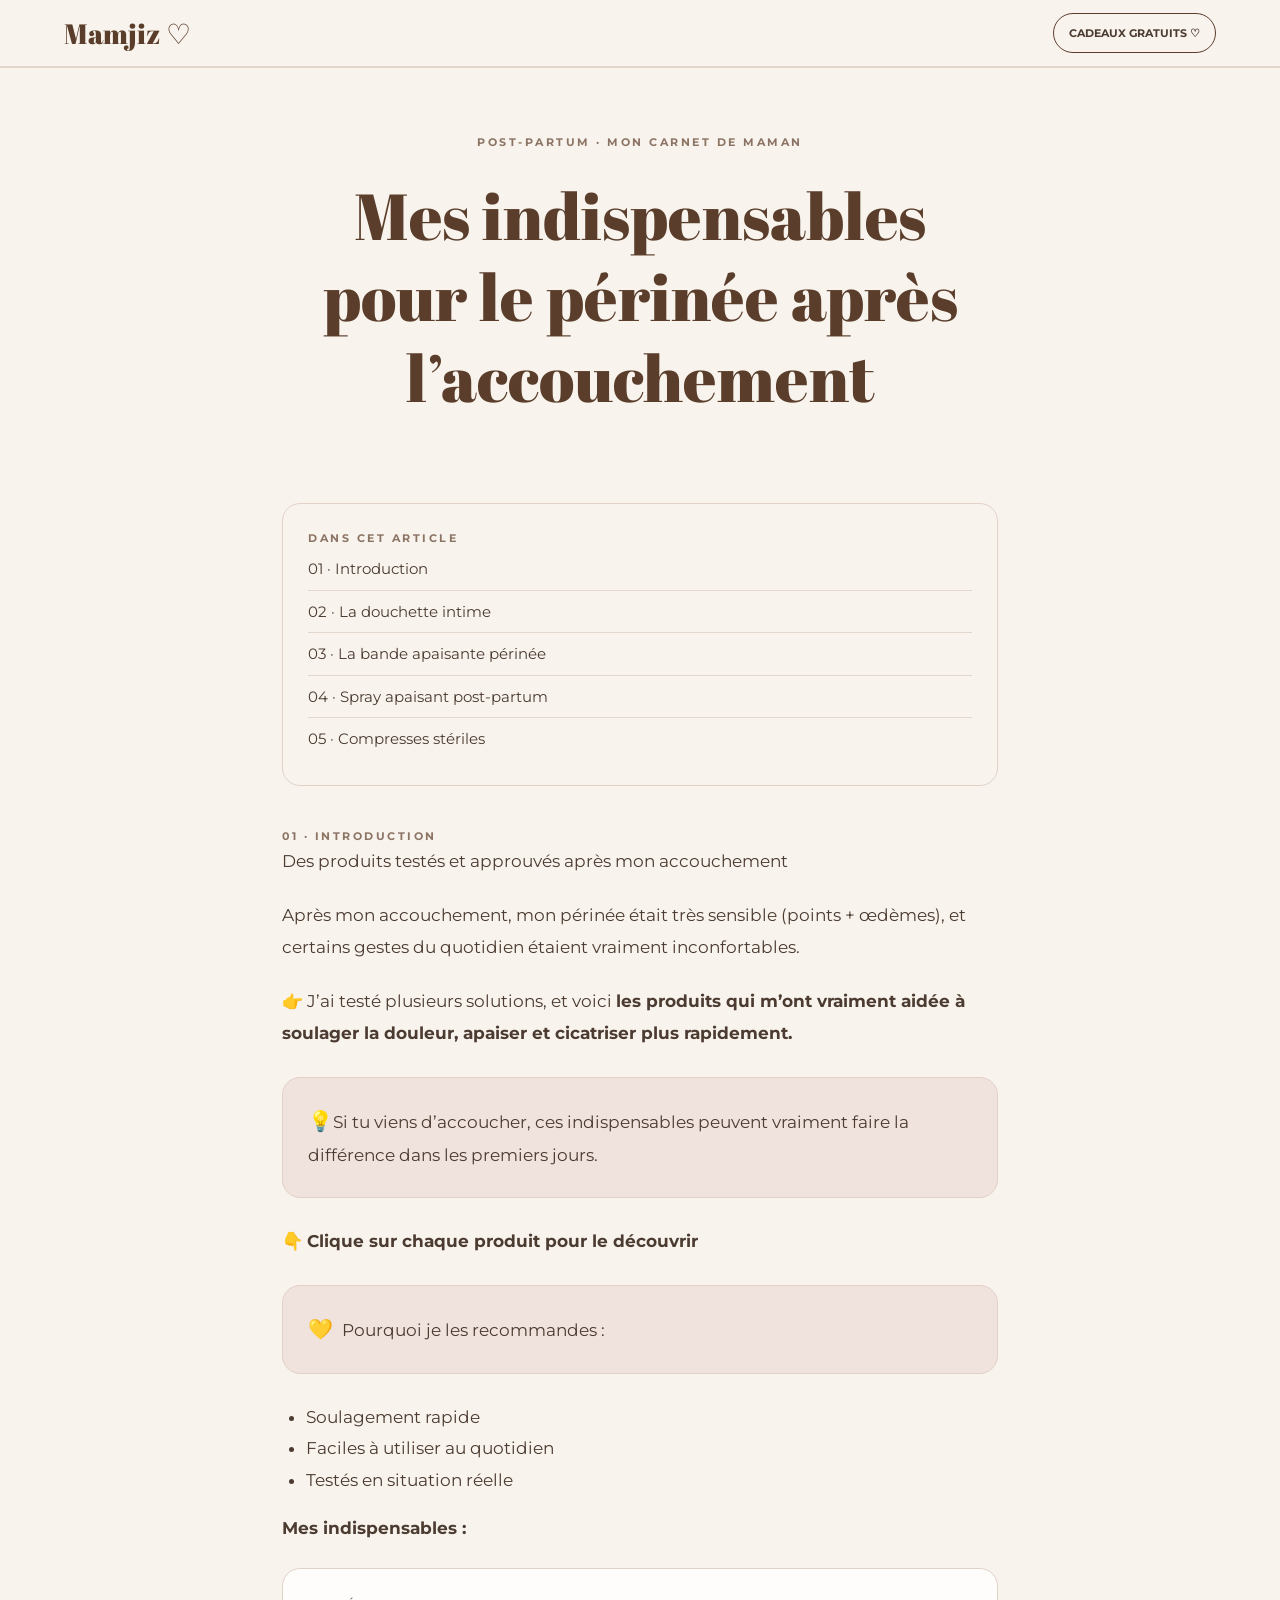
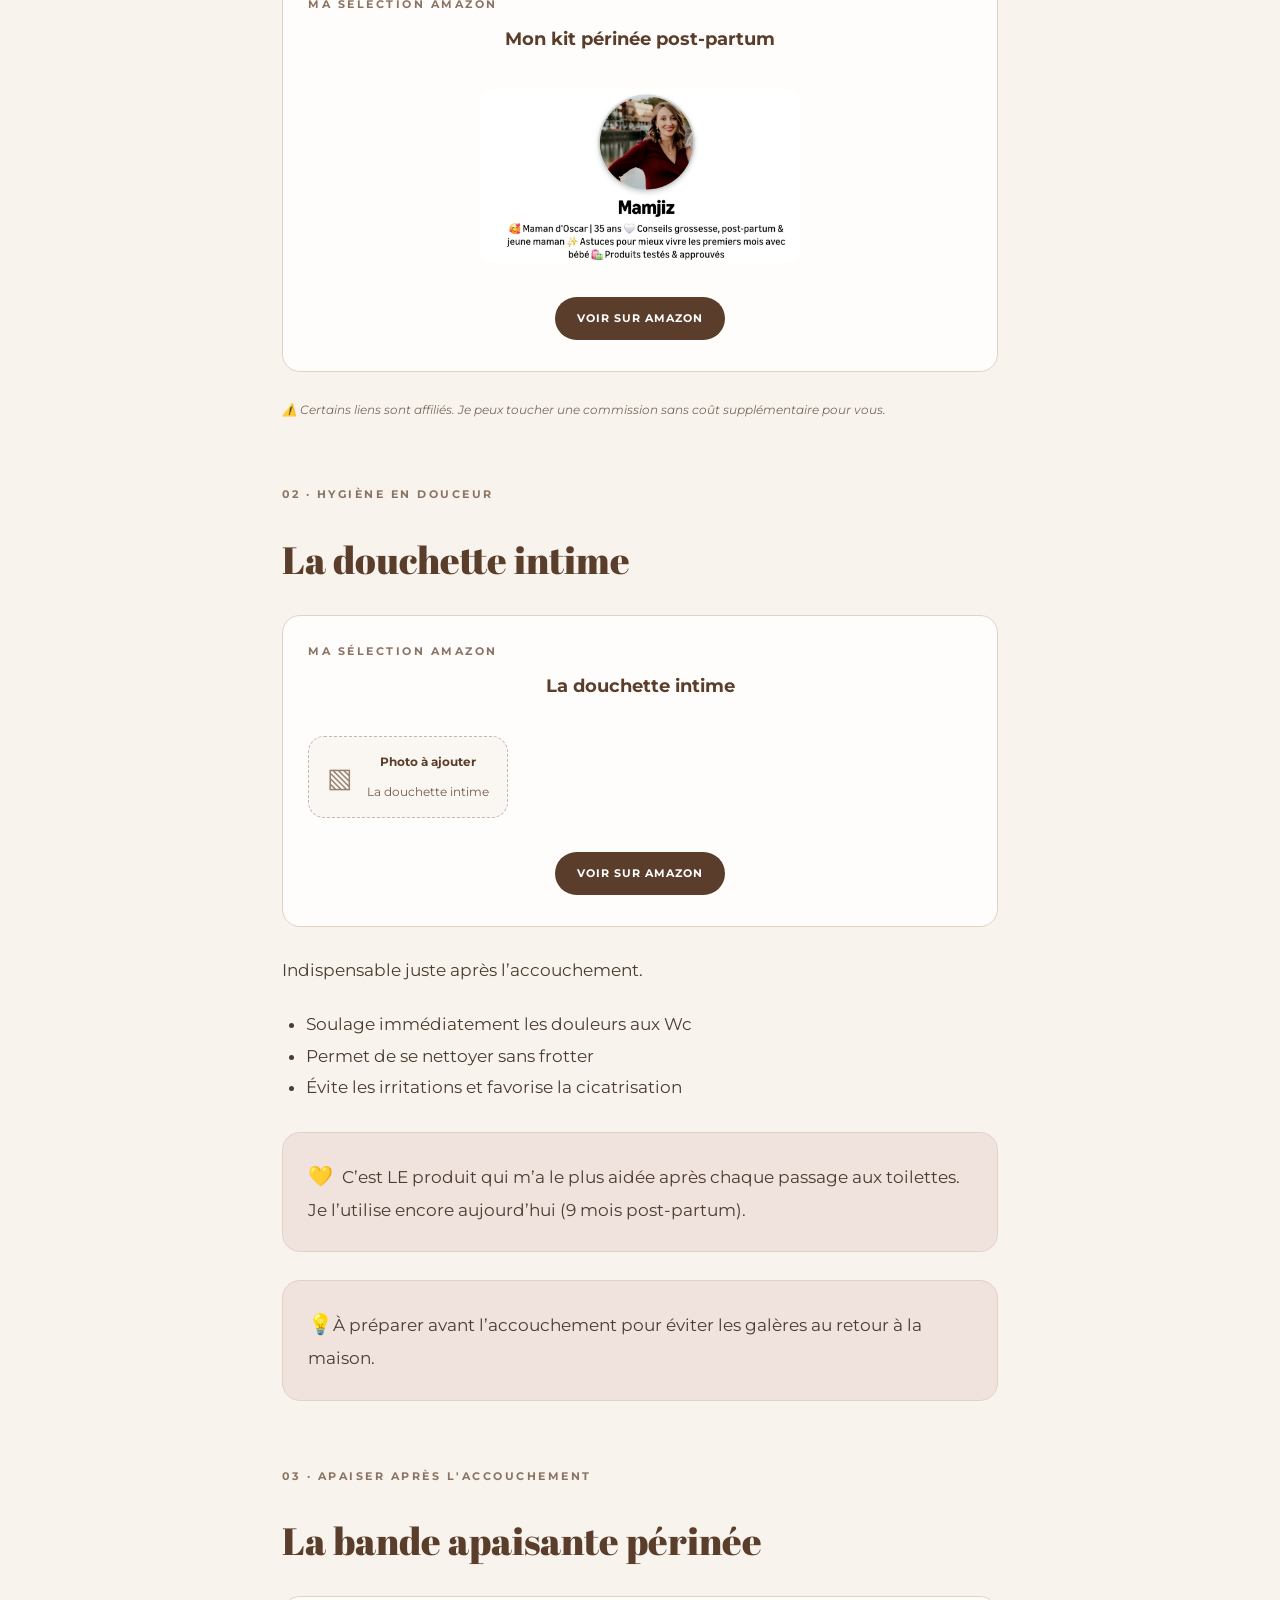
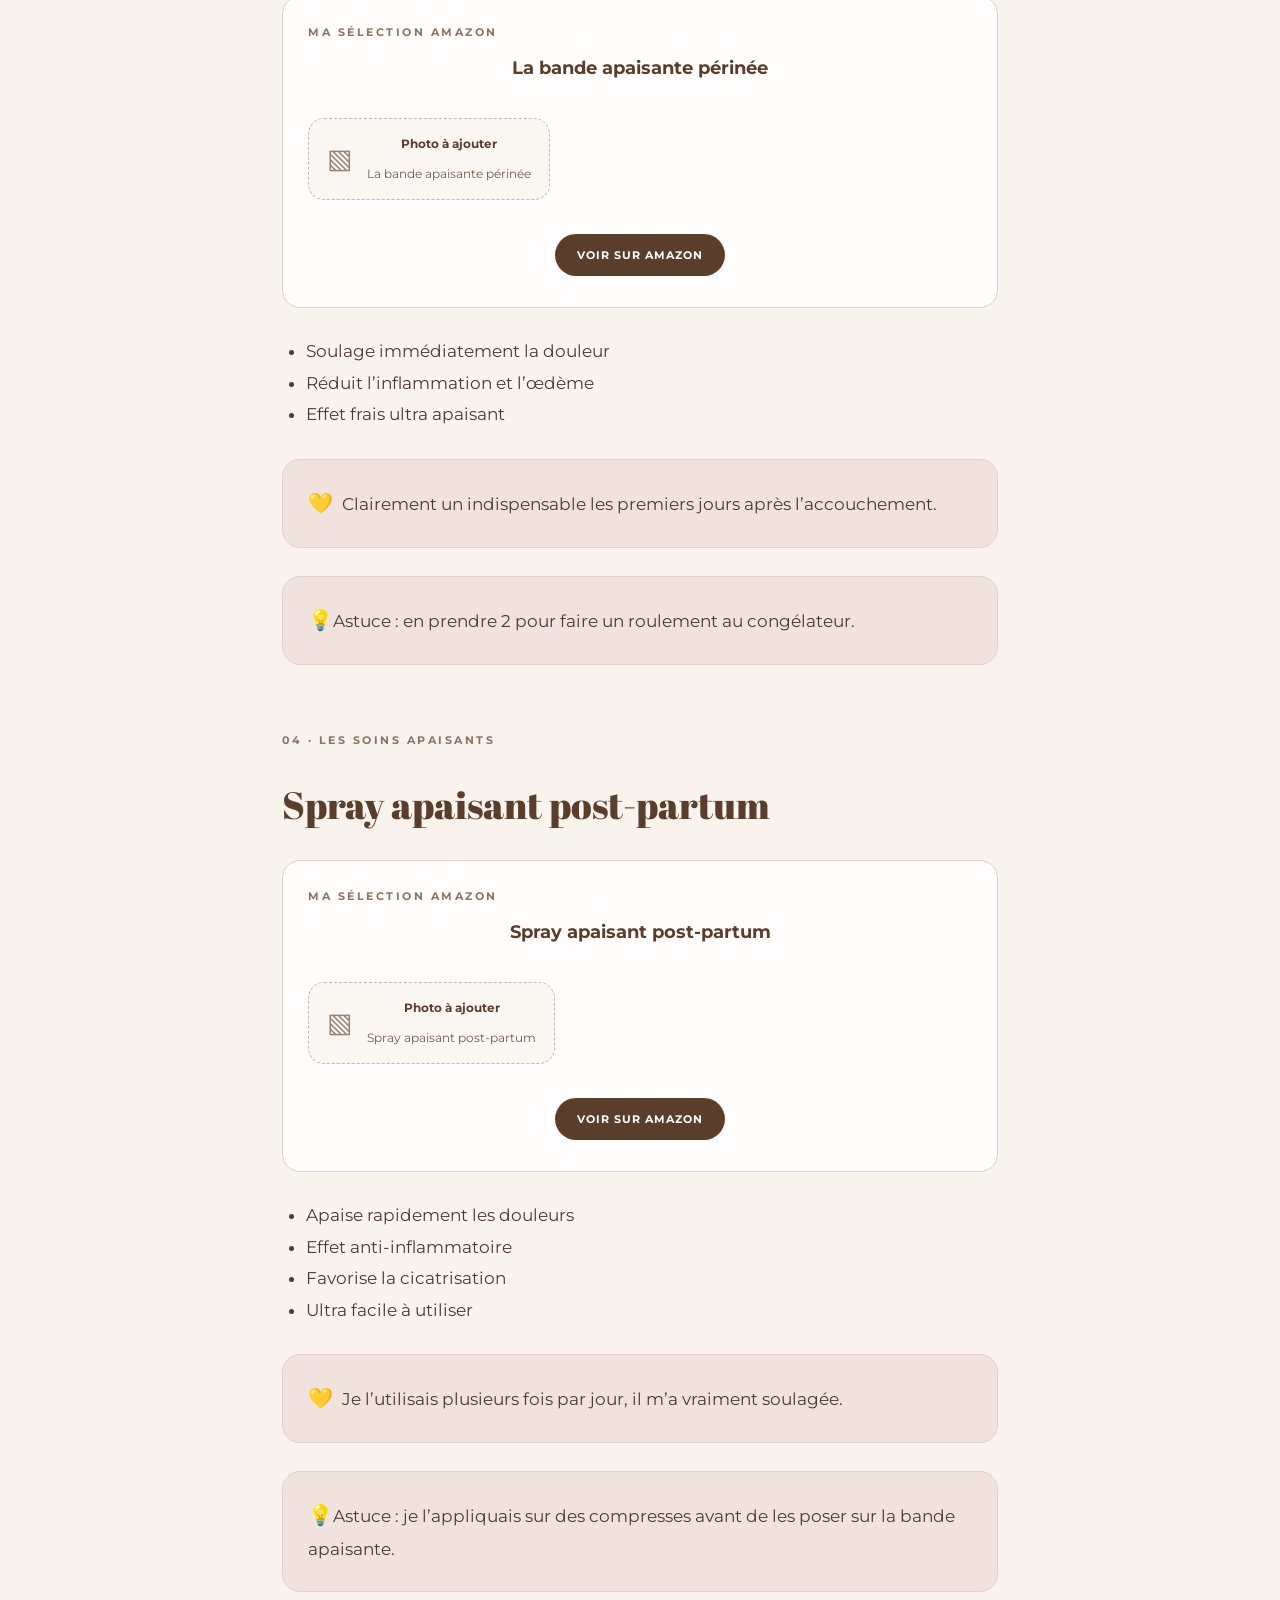
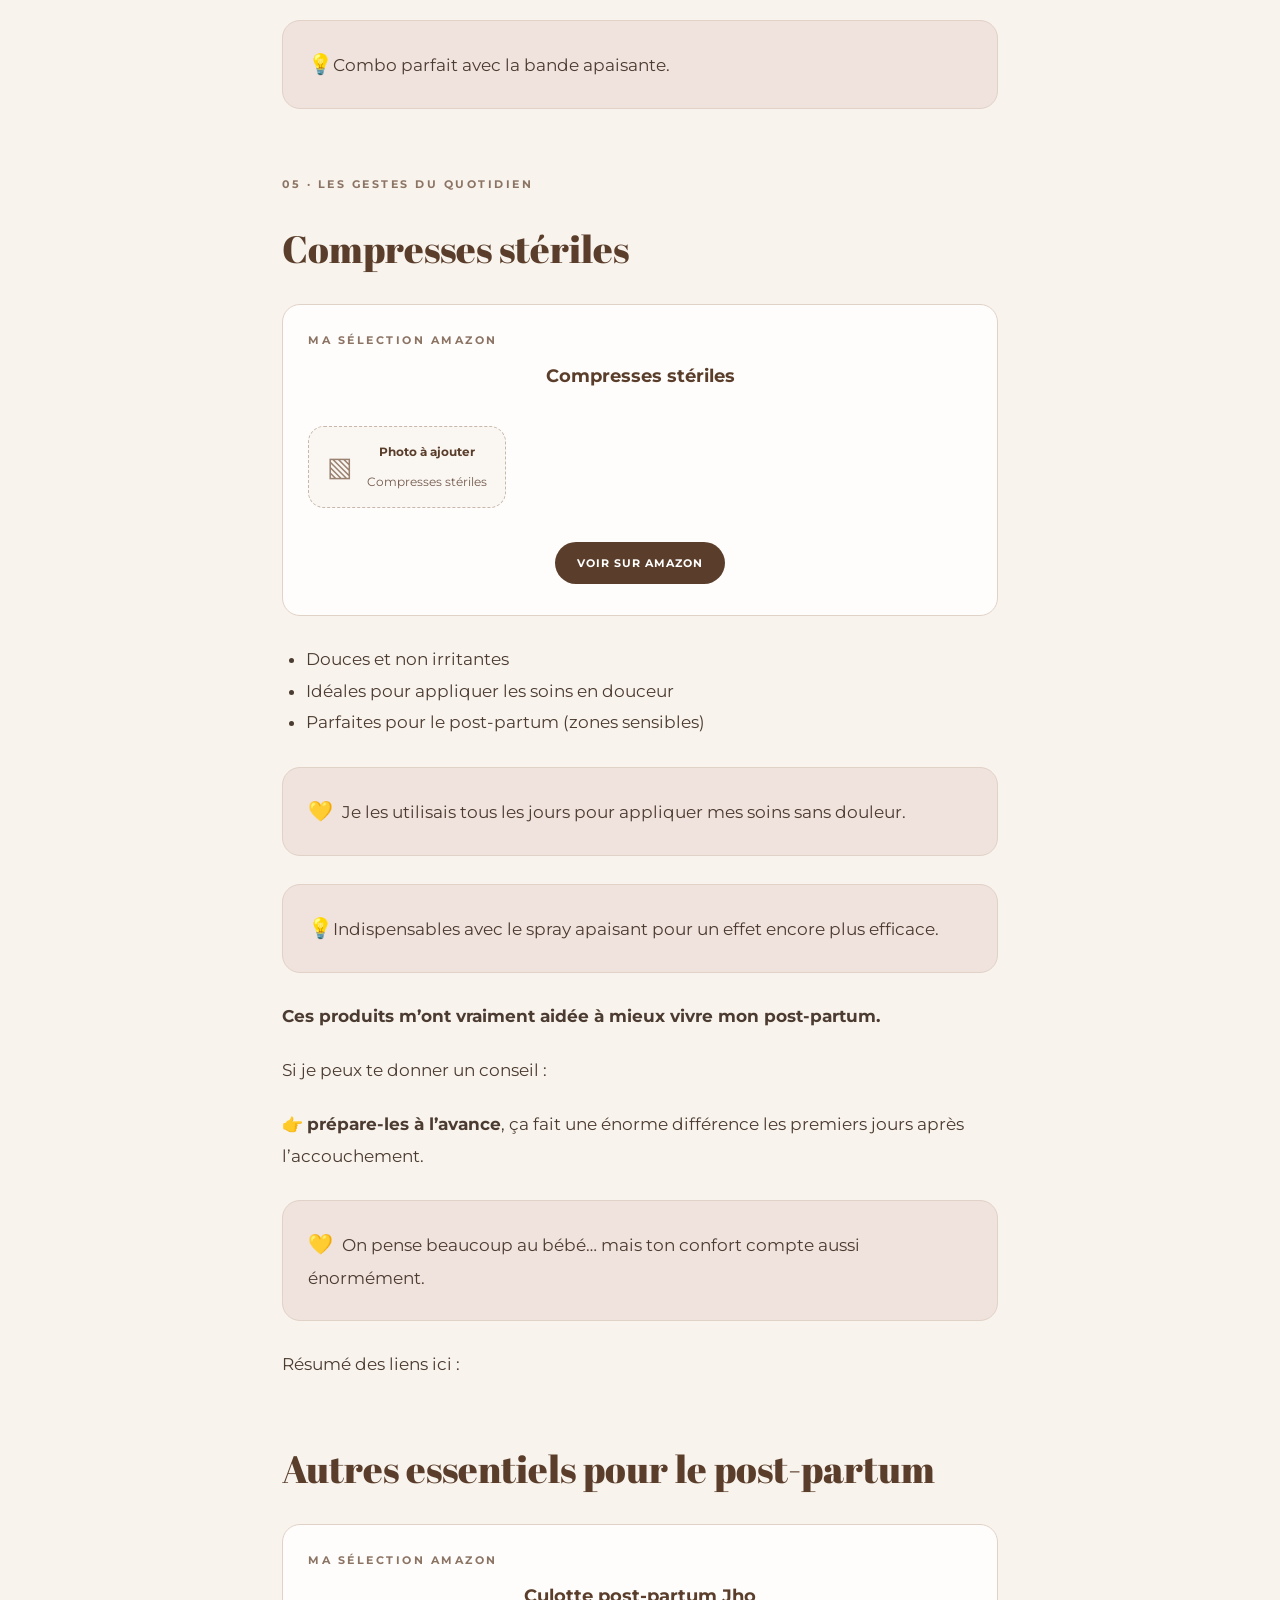
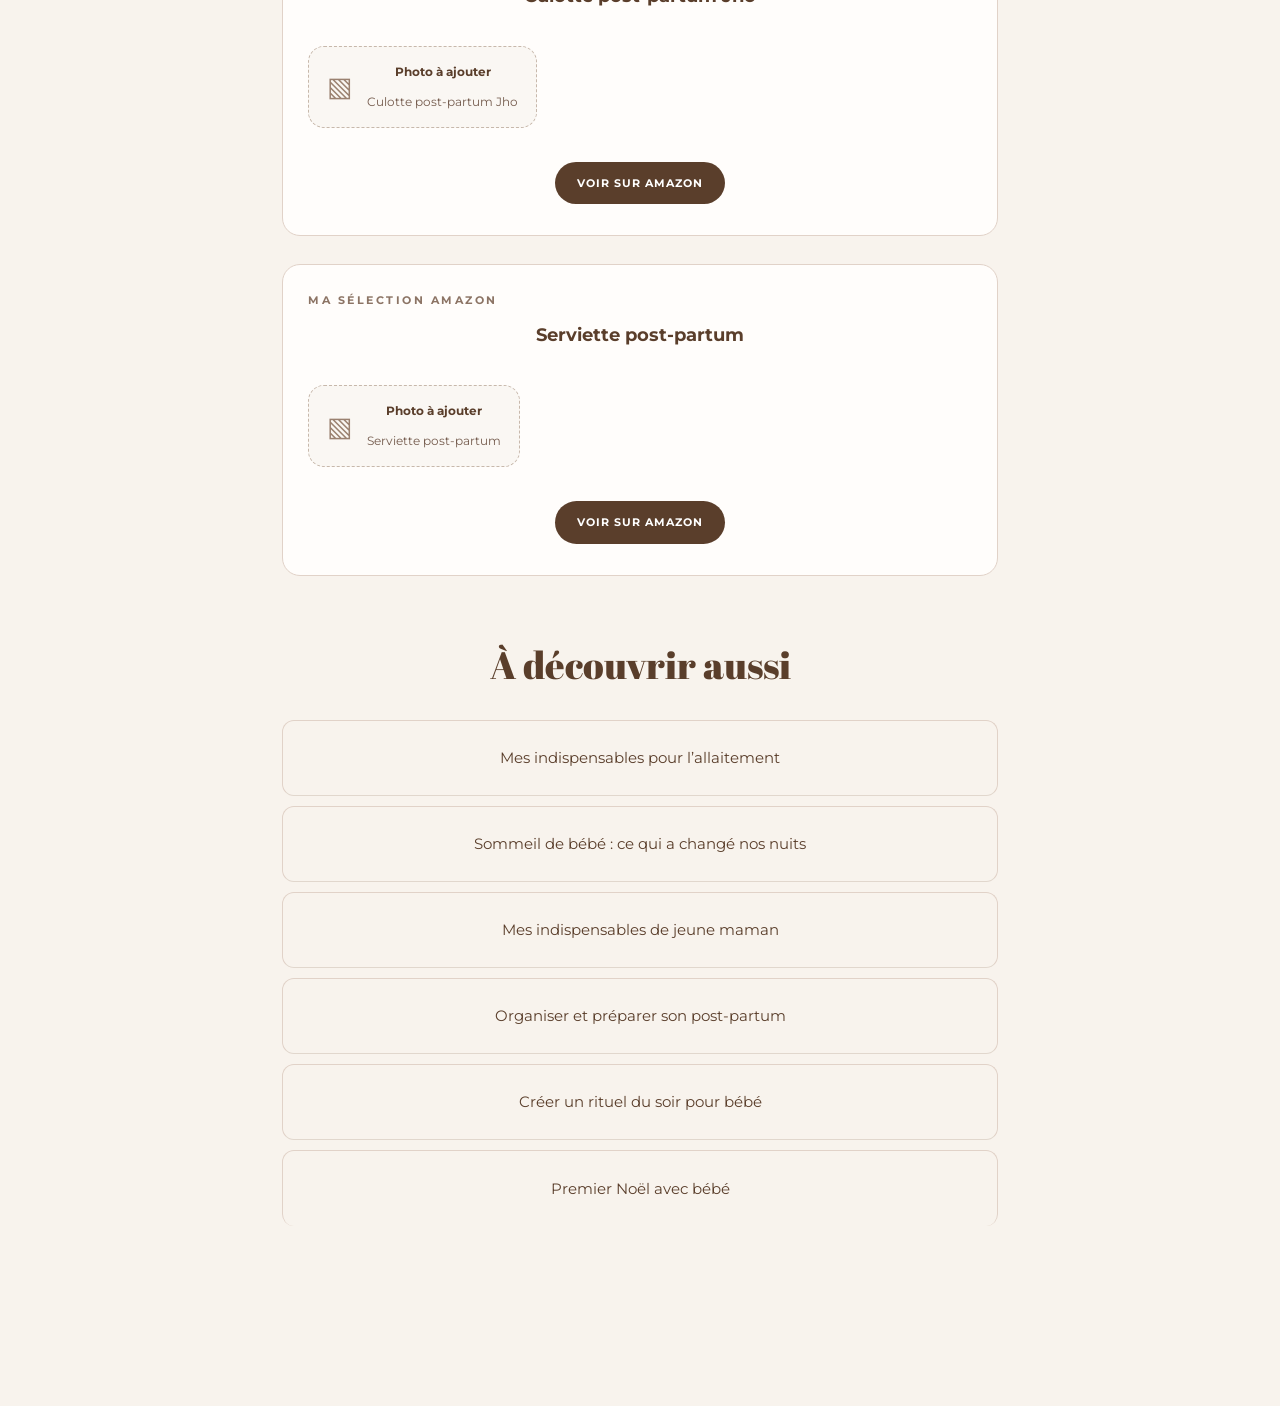
<file: brouillons/blog/mes-indispensables-perinee/index.html>
<!doctype html><html lang="fr"><head><meta charset="utf-8"><meta name="viewport" content="width=device-width,initial-scale=1"><title>Mes indispensables pour le périnée après l’accouchement | Mamjiz</title><meta name="description" content="Mes indispensables pour le périnée après l’accouchement — Mamjiz."><link href="https://fonts.googleapis.com/css2?family=Abril+Fatface&family=Montserrat:wght@400;500;600;700&display=swap" rel="stylesheet"><style>:root{--bg:#f8f3ed;--brown:#5a3e2b;--pink:#f0e2dc}*{box-sizing:border-box}html{scroll-behavior:smooth}body{margin:0;background:var(--bg);color:#4b3b31;font:15px/1.85 Montserrat,sans-serif}a{color:inherit}header{position:sticky;top:0;background:#f8f3edf5;border-bottom:1px solid #e2d6cc;padding:13px 5%;display:flex;align-items:center;justify-content:space-between;z-index:5}.brand{font:28px 'Abril Fatface',serif;text-decoration:none;color:var(--brown)}header a:last-child{font-size:11px;font-weight:700;text-decoration:none;border:1px solid var(--brown);padding:9px 15px;border-radius:25px}main{max-width:760px;padding:0 22px 115px;margin:auto}.hero{text-align:center;padding:65px 0 35px}.eyebrow{font-size:11px;text-transform:uppercase;letter-spacing:2.5px;font-weight:700;color:#8c7465}h1,h2{font-family:'Abril Fatface',Georgia,serif;color:var(--brown);font-weight:400;line-height:1.25}h1{font-size:clamp(39px,8vw,65px);margin:22px 0}h2{font-size:clamp(29px,5vw,38px)}.hero p{max-width:520px;margin:auto}.illustration{height:240px;margin:36px auto 0;border-radius:150px 150px 16px 16px;background:radial-gradient(circle,#f9e9de 0 25%,#e9c8bb 26% 50%,#d3c3b2 51%);display:grid;place-items:center;font-size:85px;max-width:510px}.intro{font-size:17px;margin:40px 0}.intro p{margin:0 0 23px}.highlight{font:27px 'Abril Fatface',serif;color:var(--brown)}.gift,.tip,.product,.toc{border:1px solid #e1d2c8;border-radius:18px;padding:25px;margin:28px 0}.gift,.tip{background:var(--pink)}.gift{text-align:center;padding:35px 25px}.btn{display:inline-block;background:var(--brown);color:#fff;border-radius:40px;text-decoration:none;text-transform:uppercase;font-size:11px;letter-spacing:1px;font-weight:700;padding:13px 22px;margin-top:12px}.toc a{display:block;text-decoration:none;border-bottom:1px solid #e3d7cd;padding:8px 0}.toc a:last-child{border:0}section{margin:65px 0;scroll-margin-top:95px}.product{background:#fffdfb}.product strong{font-size:18px;color:var(--brown)}.small{font-size:12px;color:#77665c}.related a{display:block;margin:10px 0;padding:16px;border:1px solid #e1d2c8;border-radius:12px;text-decoration:none}.bottom{display:none}@media(max-width:650px){.hero{padding-top:45px}.intro{font-size:15px}.bottom{display:flex;justify-content:space-around;position:fixed;bottom:12px;left:12px;right:12px;border-radius:40px;background:#fffcf8f5;box-shadow:0 4px 25px #473a2b30;padding:11px 5px;z-index:8}.bottom a{text-decoration:none;font-size:11px;text-align:center}.bottom span{display:block;font-size:21px}.bottom .active{background:var(--brown);color:white;border-radius:25px;padding:0 16px}}.story .symbol,.advice .symbol{display:inline-block;margin-right:9px;color:#c76b5b;font-size:20px;font-style:normal}.tip.story,.tip.advice{font-style:normal}.tip.story i,.tip.advice i{font-style:normal}.check{position:relative;padding-left:24px;border-left:0;margin:12px 0}.check::before{content:"•";position:absolute;left:3px;top:0;color:#8c7465;font-weight:700}.article-list{padding-left:24px}.product .btn{margin-top:16px}.product p{margin-bottom:12px}.toc{line-height:1.7}.product{display:flex;flex-direction:column;align-items:flex-start;gap:12px;min-width:0;overflow-wrap:anywhere}.product strong{display:block;line-height:1.5;max-width:100%}.product .btn{display:inline-flex;align-items:center;justify-content:center;max-width:100%;white-space:normal;text-align:center;margin-top:10px;line-height:1.5}.product p{margin:0}.tip.advice{display:flex;align-items:flex-start;gap:12px;overflow-wrap:anywhere}.tip.advice .symbol{flex:0 0 auto;margin-right:0}.tip.advice>span:last-child{min-width:0;flex:1}.tip.story{overflow-wrap:anywhere}section h3{font-size:22px;line-height:1.45;color:var(--brown);margin:32px 0 16px}header{background:#f8f3ed;box-shadow:0 1px 0 #e2d6cc}@media(max-width:650px){.product{padding:24px 22px}.product .btn{font-size:11px;padding:13px 20px}section h3{font-size:20px}}.product-photo{display:block;width:100%;height:180px;object-fit:contain;object-position:center;border-radius:12px;background:#faf6f2}.product-photo-amazon{background:#fff;object-fit:contain}.product-photo-bercea{height:330px;object-fit:contain;background:#faf6f2}@media(max-width:650px){.product-photo{height:165px}.product-photo-bercea{height:330px}}.product strong{width:100%;text-align:center}.product .btn{align-self:center;margin-left:auto;margin-right:auto} .tip.advice{display:block}.tip.story{display:block} .article-subsection{margin:22px 0 35px}.article-subsection h3{margin:30px 0 14px}.toc a{overflow-wrap:anywhere}.product .btn{display:inline-block;text-align:center;max-width:100%} .intro{overflow-wrap:anywhere}  .product{margin:22px 0 28px}.product strong{display:block;margin-bottom:12px}.product .btn{display:inline-block;text-align:center;margin:6px 0;max-width:100%}.photo-pending{display:flex;align-items:center;gap:14px;border:1px dashed #c7b8ab;border-radius:16px;background:#faf7f3;padding:16px 18px;margin:16px 0 20px;color:#745b4d;text-align:left}.photo-pending-icon{font-size:27px;line-height:1;color:#9a8170}.photo-pending strong{display:block;font-size:12px;font-weight:700}.photo-pending small{display:block;font-size:12px;line-height:1.5;margin-top:3px}.affiliate-note{font-size:12px;line-height:1.6;color:#7a685e;margin:12px 0 24px}.product .photo-pending{margin:12px 0 16px}.related h2{text-align:center}.related a{text-align:center;display:flex;align-items:center;justify-content:center;padding:18px 20px;min-height:76px;line-height:1.45;text-decoration:none;color:#5a3e2b;border-bottom:1px solid #e1d7cd}.related a:last-child{border-bottom:0}</style></head><body><header><a class="brand" href="/">Mamjiz ♡</a><a href="/cadeaux-gratuits/">CADEAUX GRATUITS ♡</a></header><main><div class="hero"><div class="eyebrow">Post-partum · Mon carnet de maman</div><h1>Mes indispensables pour le périnée après l’accouchement</h1></div><div class="toc"><div class="eyebrow">Dans cet article</div><a href="#introduction">01 · Introduction</a><a href="#section-1">02 · La douchette intime</a><a href="#section-2">03 · La bande apaisante périnée</a><a href="#section-3">04 · Spray apaisant post-partum</a><a href="#section-4">05 · Compresses stériles</a></div><div class="intro" id="introduction"><div class="eyebrow">01 · Introduction</div><p> Des produits testés et approuvés après mon accouchement</p><p>Après mon accouchement, mon périnée était très sensible (points + œdèmes), et certains gestes du quotidien étaient vraiment inconfortables.</p><p>👉 J’ai testé plusieurs solutions, et voici <b>les produits qui m’ont vraiment aidée à soulager la douleur, apaiser et cicatriser plus rapidement.</b></p><div class="tip advice"><span class="symbol">💡</span><i>Si tu viens d’accoucher, ces indispensables peuvent vraiment faire la différence dans les premiers jours.</i></div><p>👇 <b>Clique sur chaque produit pour le découvrir</b></p><div class="tip story"><span class="symbol">💛</span><span>Pourquoi je les recommandes :</span></div><ul class="article-list"><li>Soulagement rapide</li><li>Faciles à utiliser au quotidien</li><li>Testés en situation réelle</li></ul><p><b> Mes indispensables :</b></p><div class="product"><div class="eyebrow">Ma sélection Amazon</div><strong>Mon kit périnée post-partum</strong><img class="product-photo" src="/brouillons/blog/Screenshot_20261122_220725_Chrome.jpg" alt="Visuel de la sélection de produits Mamjiz" loading="lazy" decoding="async" style="display:block;width:100%;max-width:320px;height:auto;margin:12px auto 16px;border-radius:12px"><a class="btn" href="https://www.amazon.fr/shop/influencer-59a5bf6d/list/32ZGROZIPCVC3?ref_=aipsflist" target="_blank" rel="sponsored noopener noreferrer">Voir sur Amazon</a></div><p class="affiliate-note"><i>⚠️ Certains liens sont affiliés. Je peux toucher une commission sans coût supplémentaire pour vous.</i></p><section id="section-1"><div class="eyebrow">02 · Hygiène en douceur</div><h2>La douchette intime</h2><div class="product"><div class="eyebrow">Ma sélection Amazon</div><strong>La douchette intime</strong><div class="photo-pending" role="note"><span class="photo-pending-icon" aria-hidden="true">▧</span><span><strong>Photo à ajouter</strong><small>La douchette intime</small></span></div><a class="btn" href="https://link.amazon/B07wfBHRz" target="_blank" rel="sponsored noopener noreferrer">Voir sur Amazon</a></div><p> Indispensable juste après l’accouchement.</p><ul class="article-list"><li>Soulage immédiatement les douleurs aux Wc</li><li>Permet de se nettoyer sans frotter</li><li>Évite les irritations et favorise la cicatrisation</li></ul><div class="tip story"><span class="symbol">💛</span><i>C’est LE produit qui m’a le plus aidée après chaque passage aux toilettes. Je l’utilise encore aujourd’hui (9 mois post-partum).</i></div><div class="tip advice"><span class="symbol">💡</span><i>À préparer avant l’accouchement pour éviter les galères au retour à la maison.</i></div></section><section id="section-2"><div class="eyebrow">03 · Apaiser après l'accouchement</div><h2>La bande apaisante périnée</h2><div class="product"><div class="eyebrow">Ma sélection Amazon</div><strong>La bande apaisante périnée</strong><div class="photo-pending" role="note"><span class="photo-pending-icon" aria-hidden="true">▧</span><span><strong>Photo à ajouter</strong><small>La bande apaisante périnée</small></span></div><a class="btn" href="https://link.amazon/B06cShGvM" target="_blank" rel="sponsored noopener noreferrer">Voir sur Amazon</a></div><ul class="article-list"><li>Soulage immédiatement la douleur</li><li>Réduit l’inflammation et l’œdème</li><li>Effet frais ultra apaisant</li></ul><div class="tip story"><span class="symbol">💛</span><i>Clairement un indispensable les premiers jours après l’accouchement.</i></div><div class="tip advice"><span class="symbol">💡</span><i>Astuce : en prendre 2 pour faire un roulement au congélateur.</i></div></section><section id="section-3"><div class="eyebrow">04 · Les soins apaisants</div><h2>Spray apaisant post-partum</h2><div class="product"><div class="eyebrow">Ma sélection Amazon</div><strong>Spray apaisant post-partum</strong><div class="photo-pending" role="note"><span class="photo-pending-icon" aria-hidden="true">▧</span><span><strong>Photo à ajouter</strong><small>Spray apaisant post-partum</small></span></div><a class="btn" href="https://amzn.to/4jwD3Du" target="_blank" rel="sponsored noopener noreferrer">Voir sur Amazon</a></div><ul class="article-list"><li>Apaise rapidement les douleurs</li><li>Effet anti-inflammatoire</li><li>Favorise la cicatrisation</li><li>Ultra facile à utiliser</li></ul><div class="tip story"><span class="symbol">💛</span><i>Je l’utilisais plusieurs fois par jour, il m’a vraiment soulagée.</i></div><div class="tip advice"><span class="symbol">💡</span><i>Astuce : je l’appliquais sur des compresses avant de les poser sur la bande apaisante.</i></div><div class="tip advice"><span class="symbol">💡</span><i>Combo parfait avec la bande apaisante.</i></div></section><section id="section-4"><div class="eyebrow">05 · Les gestes du quotidien</div><h2>Compresses stériles</h2><div class="product"><div class="eyebrow">Ma sélection Amazon</div><strong>Compresses stériles</strong><div class="photo-pending" role="note"><span class="photo-pending-icon" aria-hidden="true">▧</span><span><strong>Photo à ajouter</strong><small>Compresses stériles</small></span></div><a class="btn" href="https://amzn.to/49dHSLZ" target="_blank" rel="sponsored noopener noreferrer">Voir sur Amazon</a></div><ul class="article-list"><li>Douces et non irritantes</li><li>Idéales pour appliquer les soins en douceur</li><li>Parfaites pour le post-partum (zones sensibles)</li></ul><div class="tip story"><span class="symbol">💛</span><i>Je les utilisais tous les jours pour appliquer mes soins sans douleur.</i></div><div class="tip advice"><span class="symbol">💡</span><i>Indispensables avec le spray apaisant pour un effet encore plus efficace.</i></div><p> <b>Ces produits m’ont vraiment aidée à mieux vivre mon post-partum.</b></p><p>Si je peux te donner un conseil :</p><p>👉 <b>prépare-les à l’avance</b>, ça fait une énorme différence les premiers jours après l’accouchement.</p><div class="tip story"><span class="symbol">💛</span><i>On pense beaucoup au bébé… mais ton confort compte aussi énormément.</i></div><p>Résumé des liens ici :</p></section></div><section class="additional-products"><h2>Autres essentiels pour le post-partum</h2><div class="product"><div class="eyebrow">Ma sélection Amazon</div><strong>Culotte post-partum Jho</strong><div class="photo-pending" role="note"><span class="photo-pending-icon" aria-hidden="true">▧</span><span><strong>Photo à ajouter</strong><small>Culotte post-partum Jho</small></span></div><a class="btn" href="https://link.amazon/B0czyJEdk" target="_blank" rel="sponsored noopener noreferrer">Voir sur Amazon</a></div><div class="product"><div class="eyebrow">Ma sélection Amazon</div><strong>Serviette post-partum</strong><div class="photo-pending" role="note"><span class="photo-pending-icon" aria-hidden="true">▧</span><span><strong>Photo à ajouter</strong><small>Serviette post-partum</small></span></div><a class="btn" href="https://amzn.to/4j5fkcg" target="_blank" rel="sponsored noopener noreferrer">Voir sur Amazon</a></div></section><section class="related"><h2>À découvrir aussi</h2><a href="/blog/mes-indispensables-allaitement/">Mes indispensables pour l’allaitement</a><a href="/brouillons/blog/sommeil-bebe-ce-qui-a-change-nos-nuits/">Sommeil de bébé : ce qui a changé nos nuits</a><a href="/brouillons/blog/indispensables-jeune-maman/">Mes indispensables de jeune maman</a><a href="/brouillons/blog/organisation-preparation-post-partum/">Organiser et préparer son post-partum</a><a href="/brouillons/blog/rituels-du-soir-bebe/">Créer un rituel du soir pour bébé</a><a href="/brouillons/blog/premier-noel-avec-bebe/">Premier Noël avec bébé</a></section></main><nav class="bottom"><a href="/"><span>⌂</span>Accueil</a><a class="active" href="#section-1"><span>▤</span>Journal</a><a href="#section-2"><span>♡</span>Sélection</a><a href="/cadeaux-gratuits/"><span>✧</span>Gratuit</a></nav></body></html>
</file>
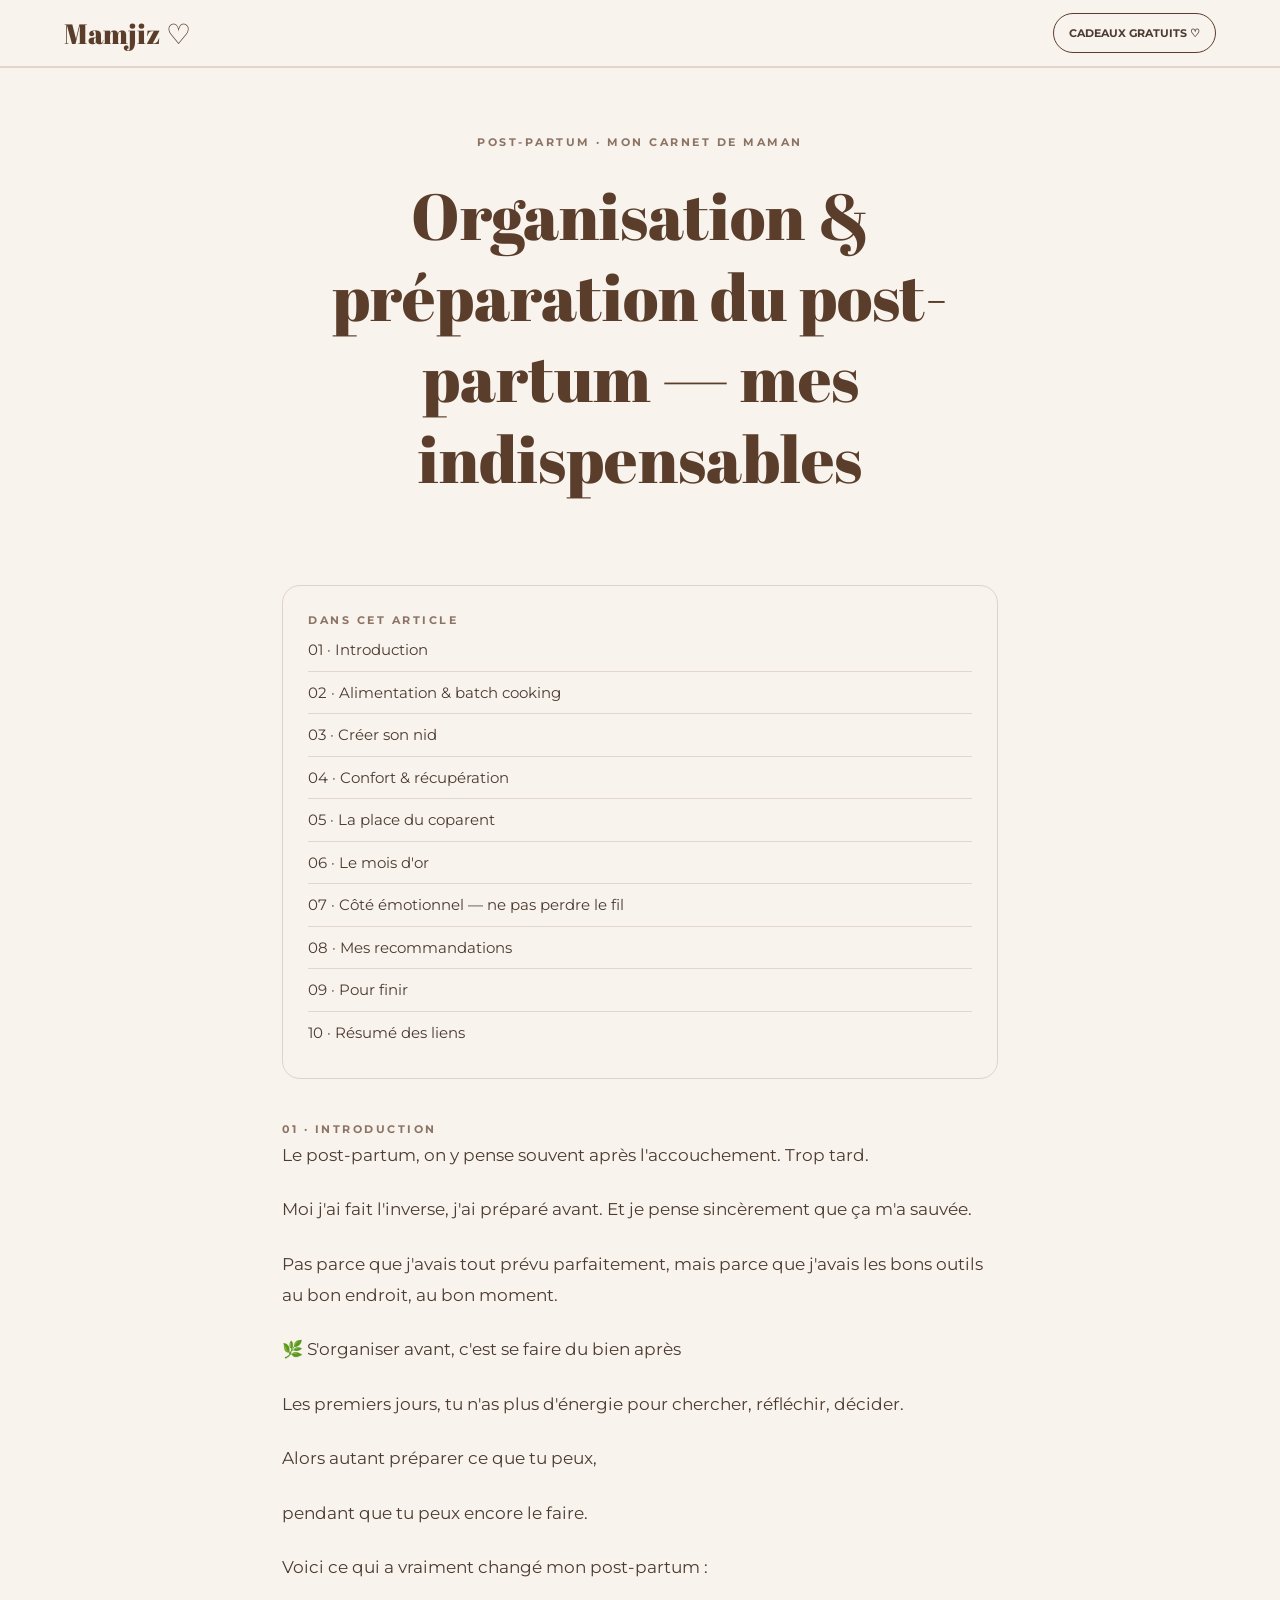
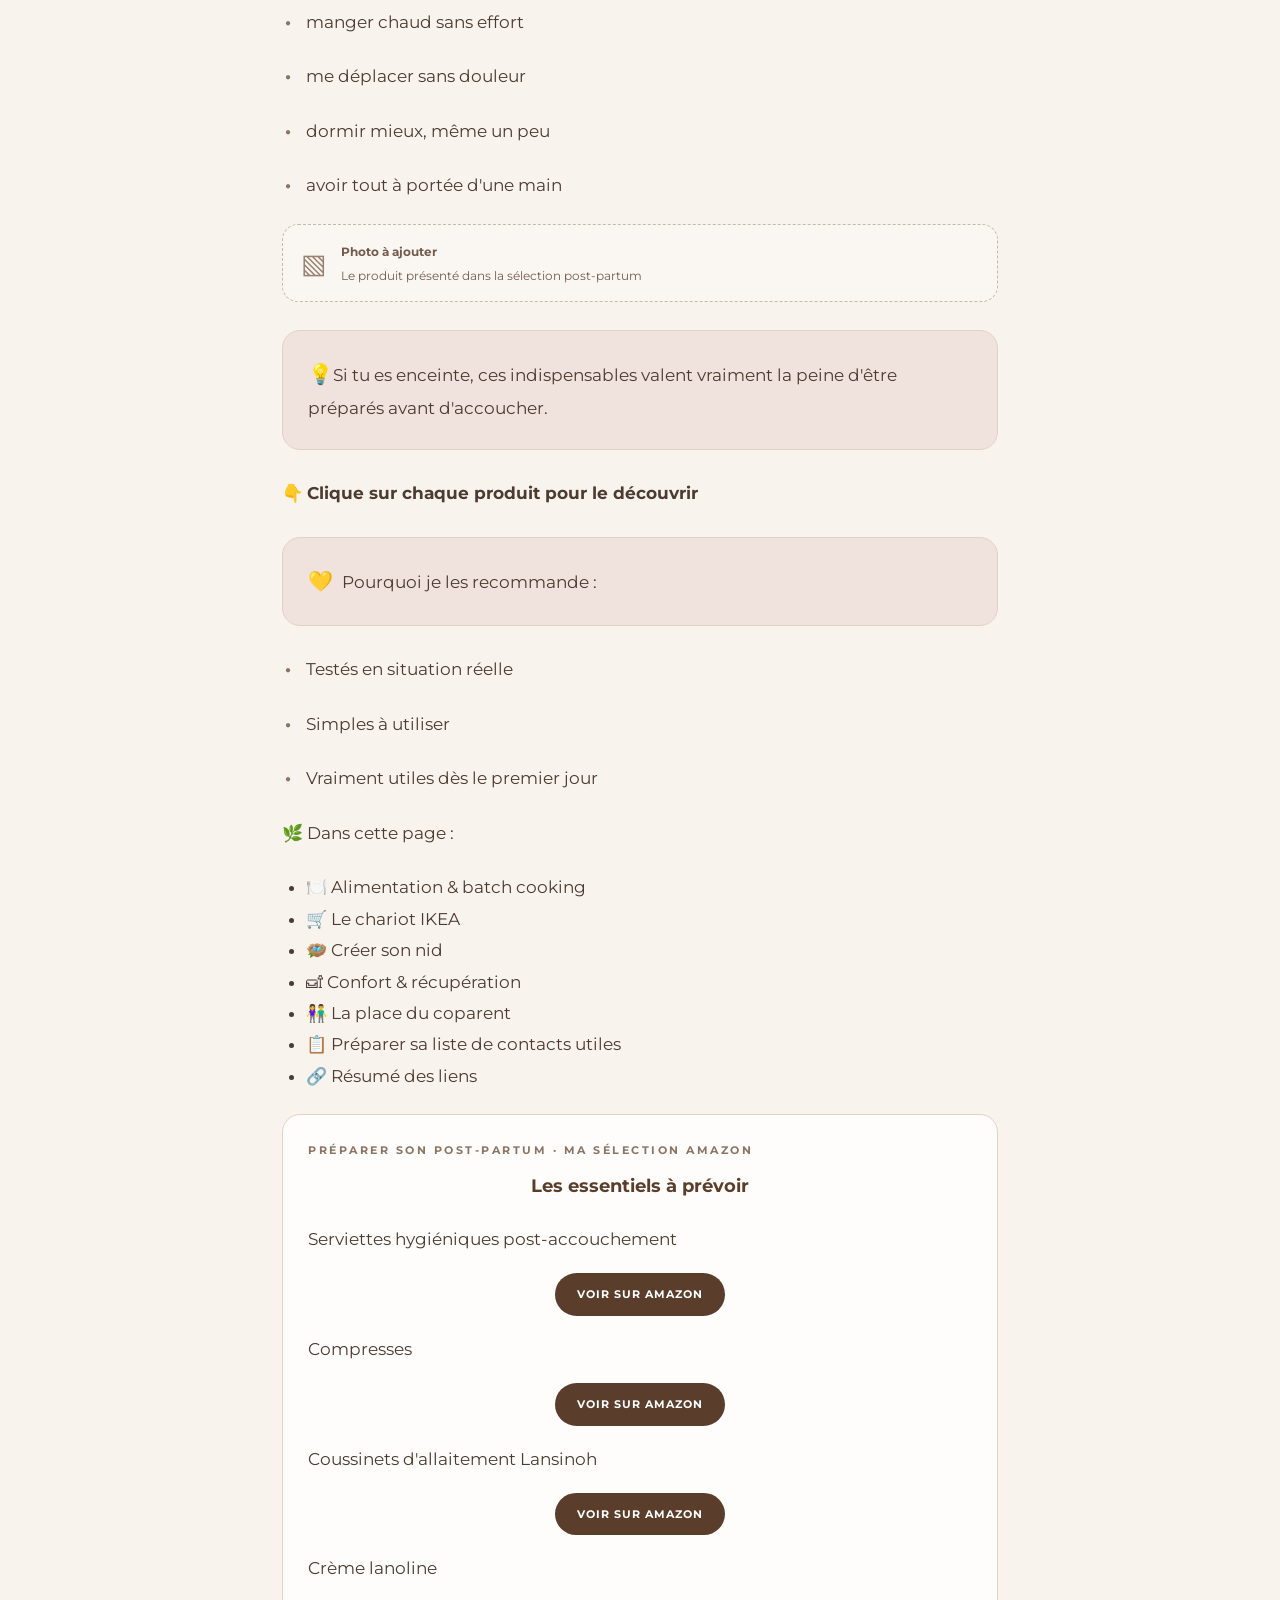
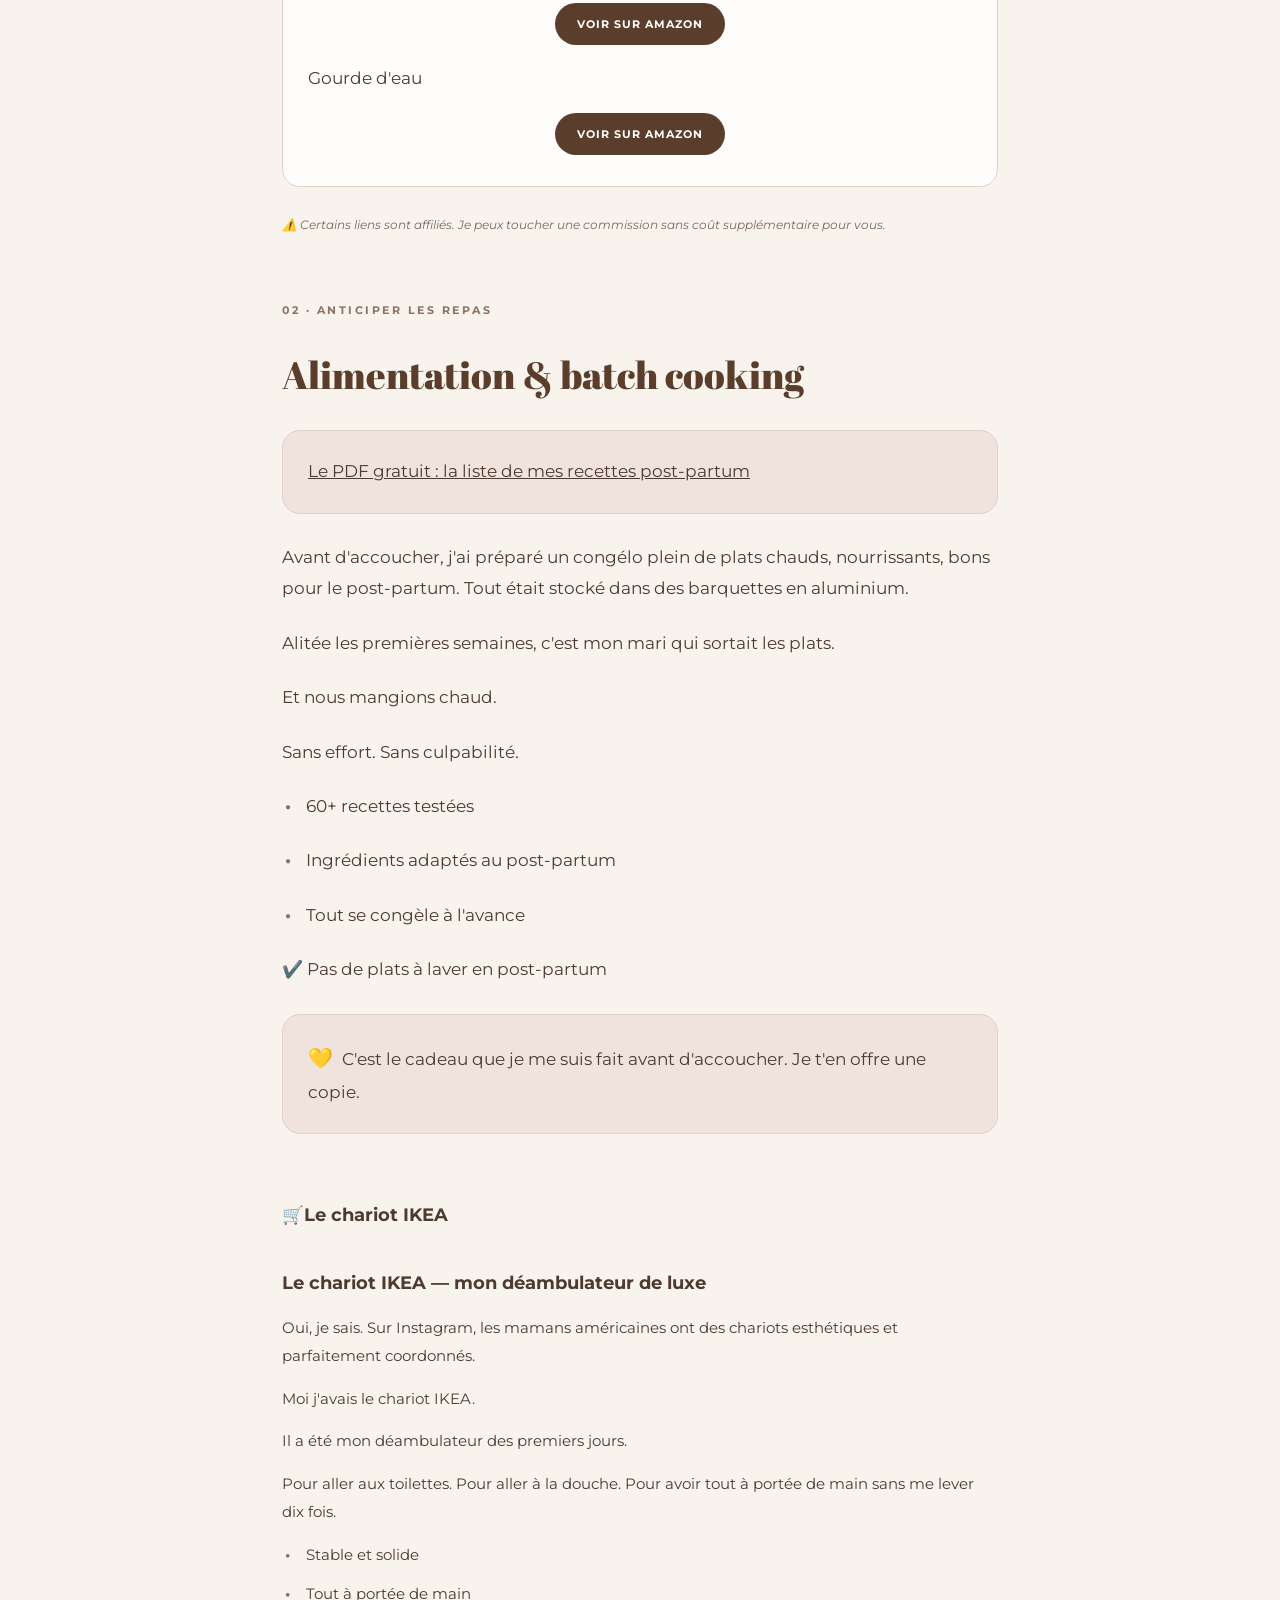
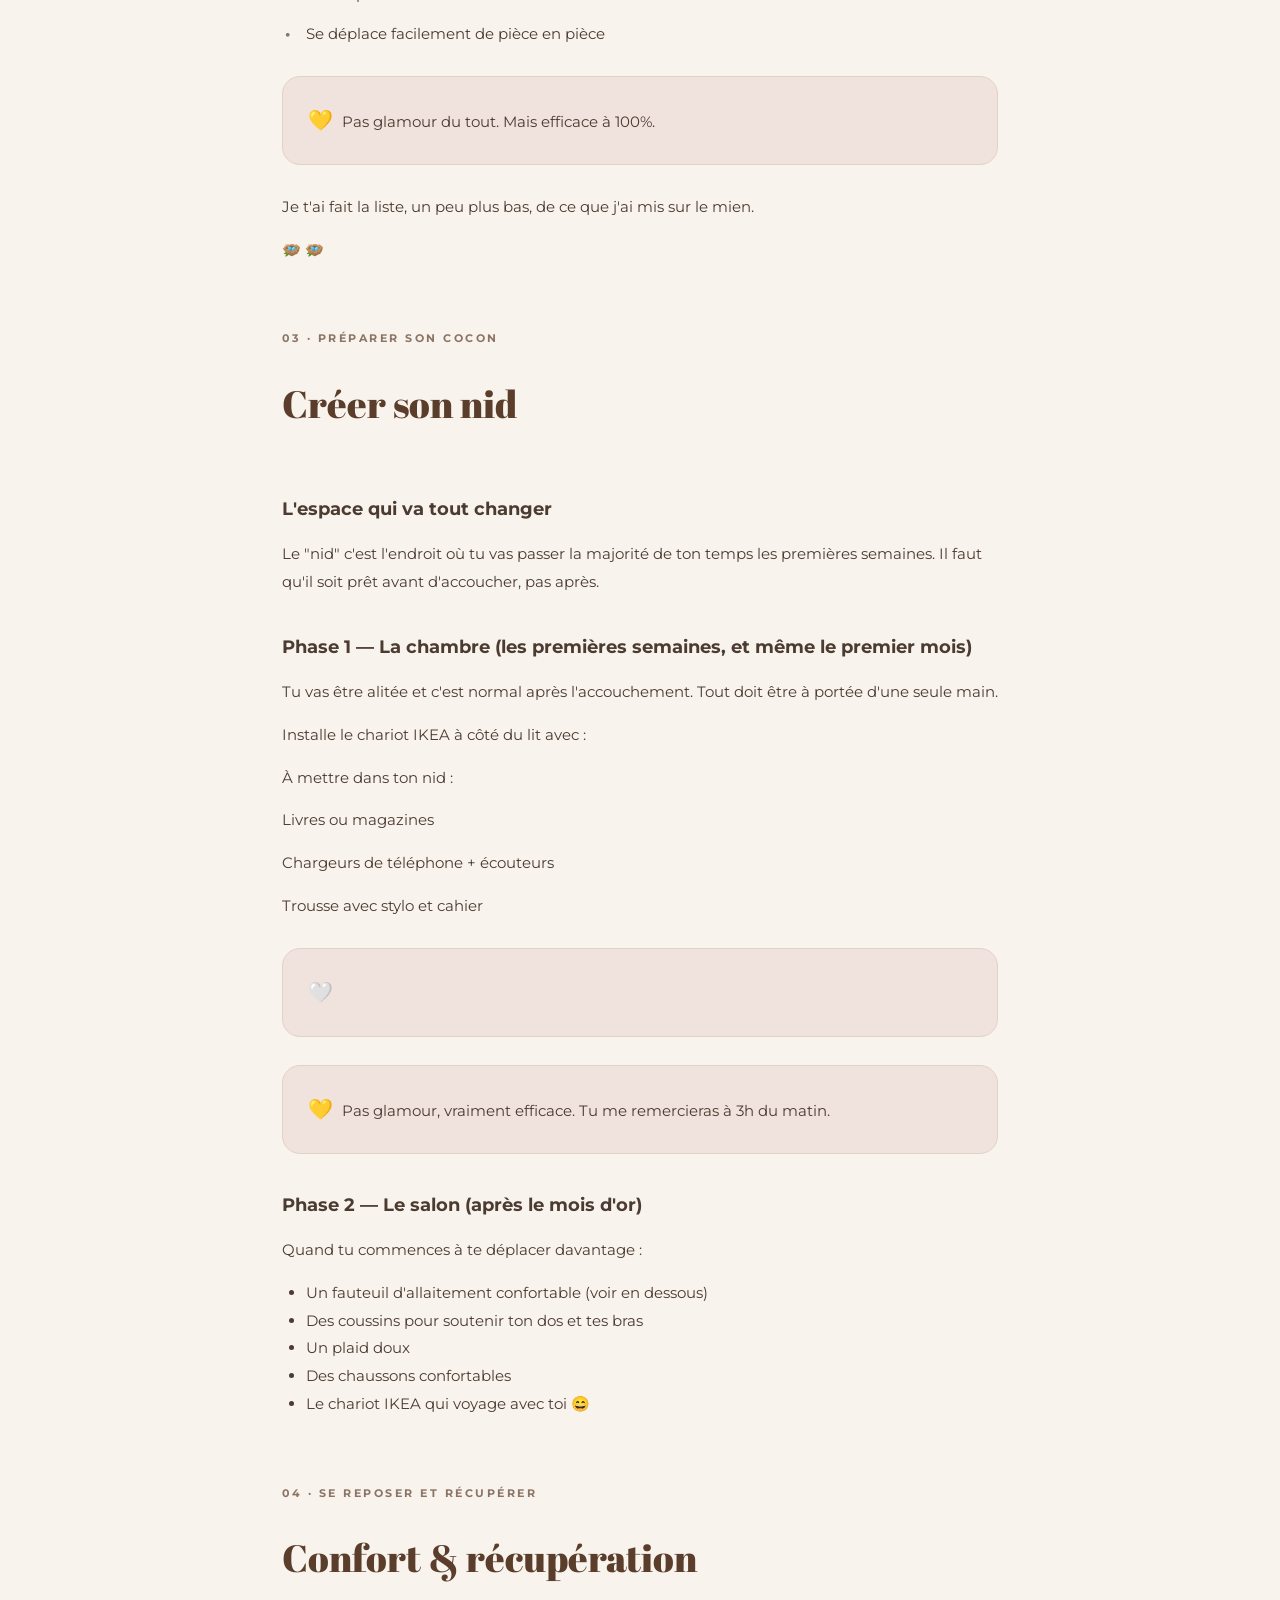
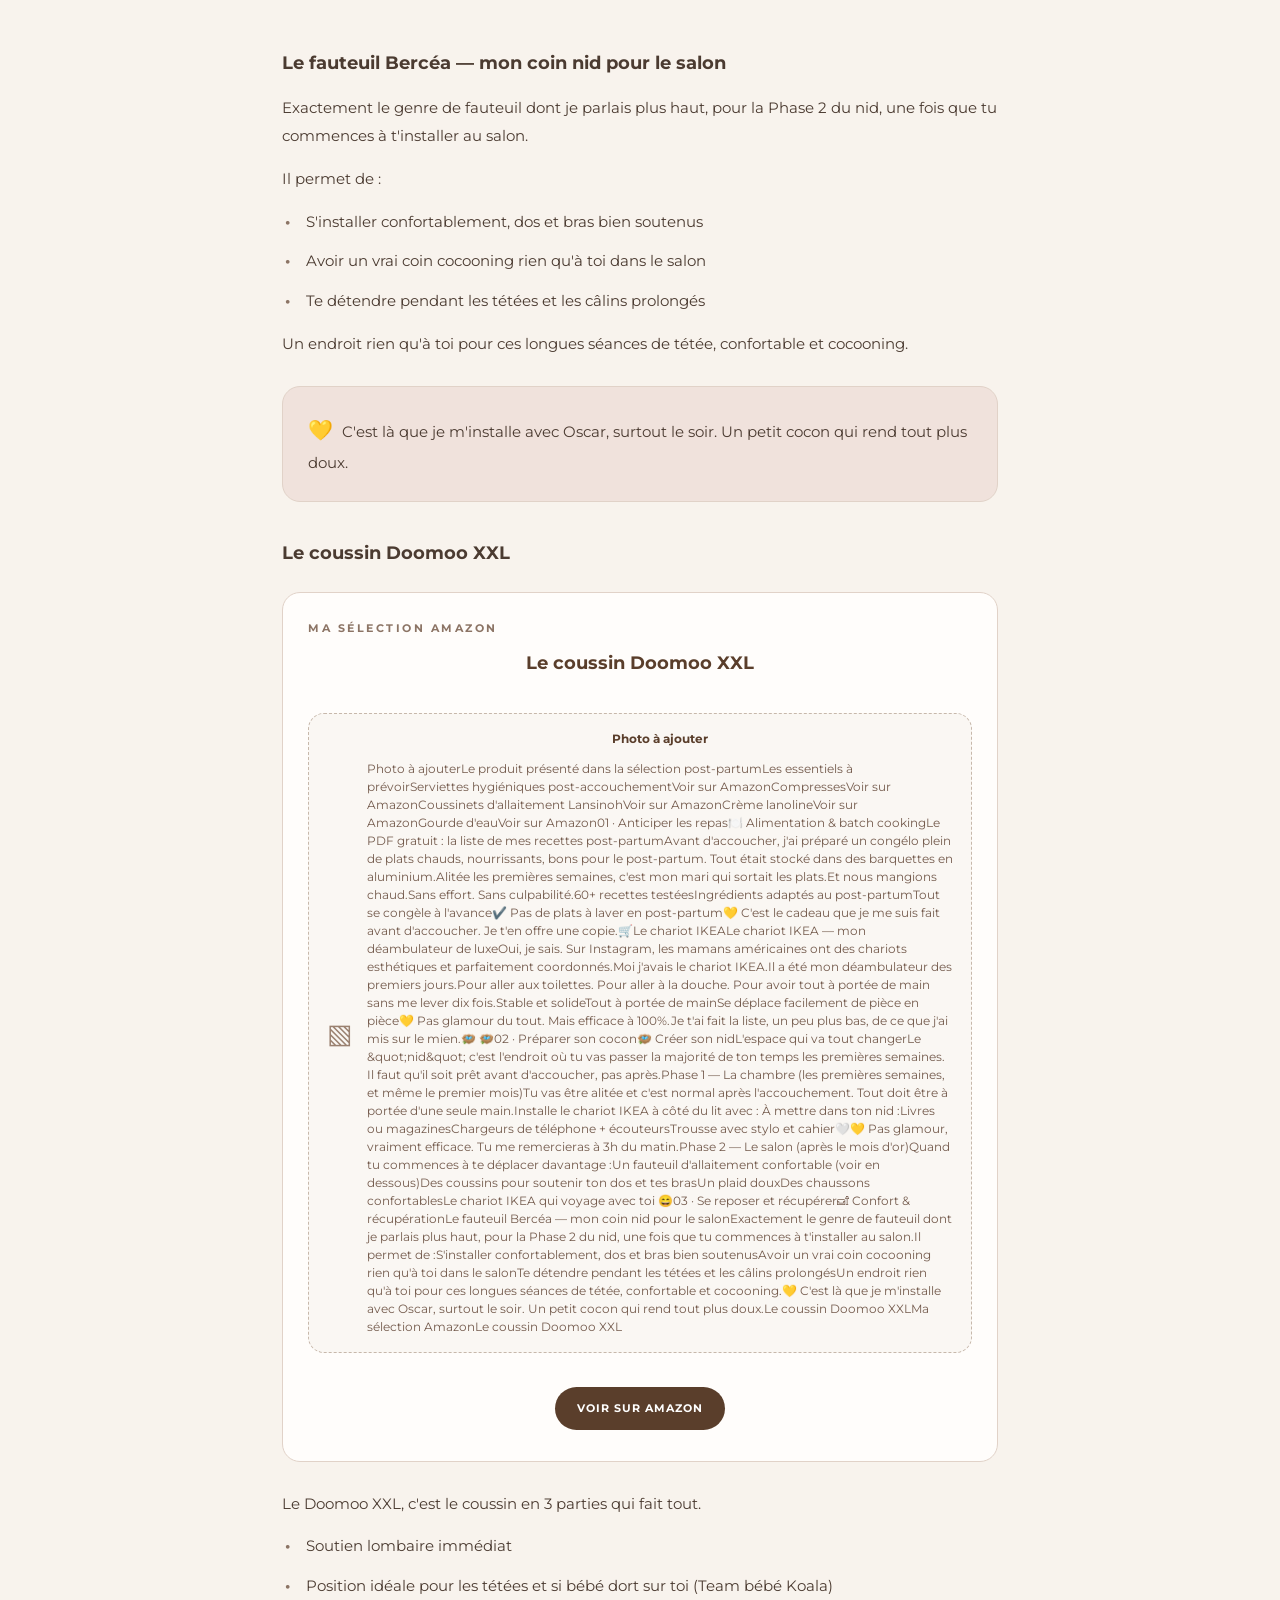
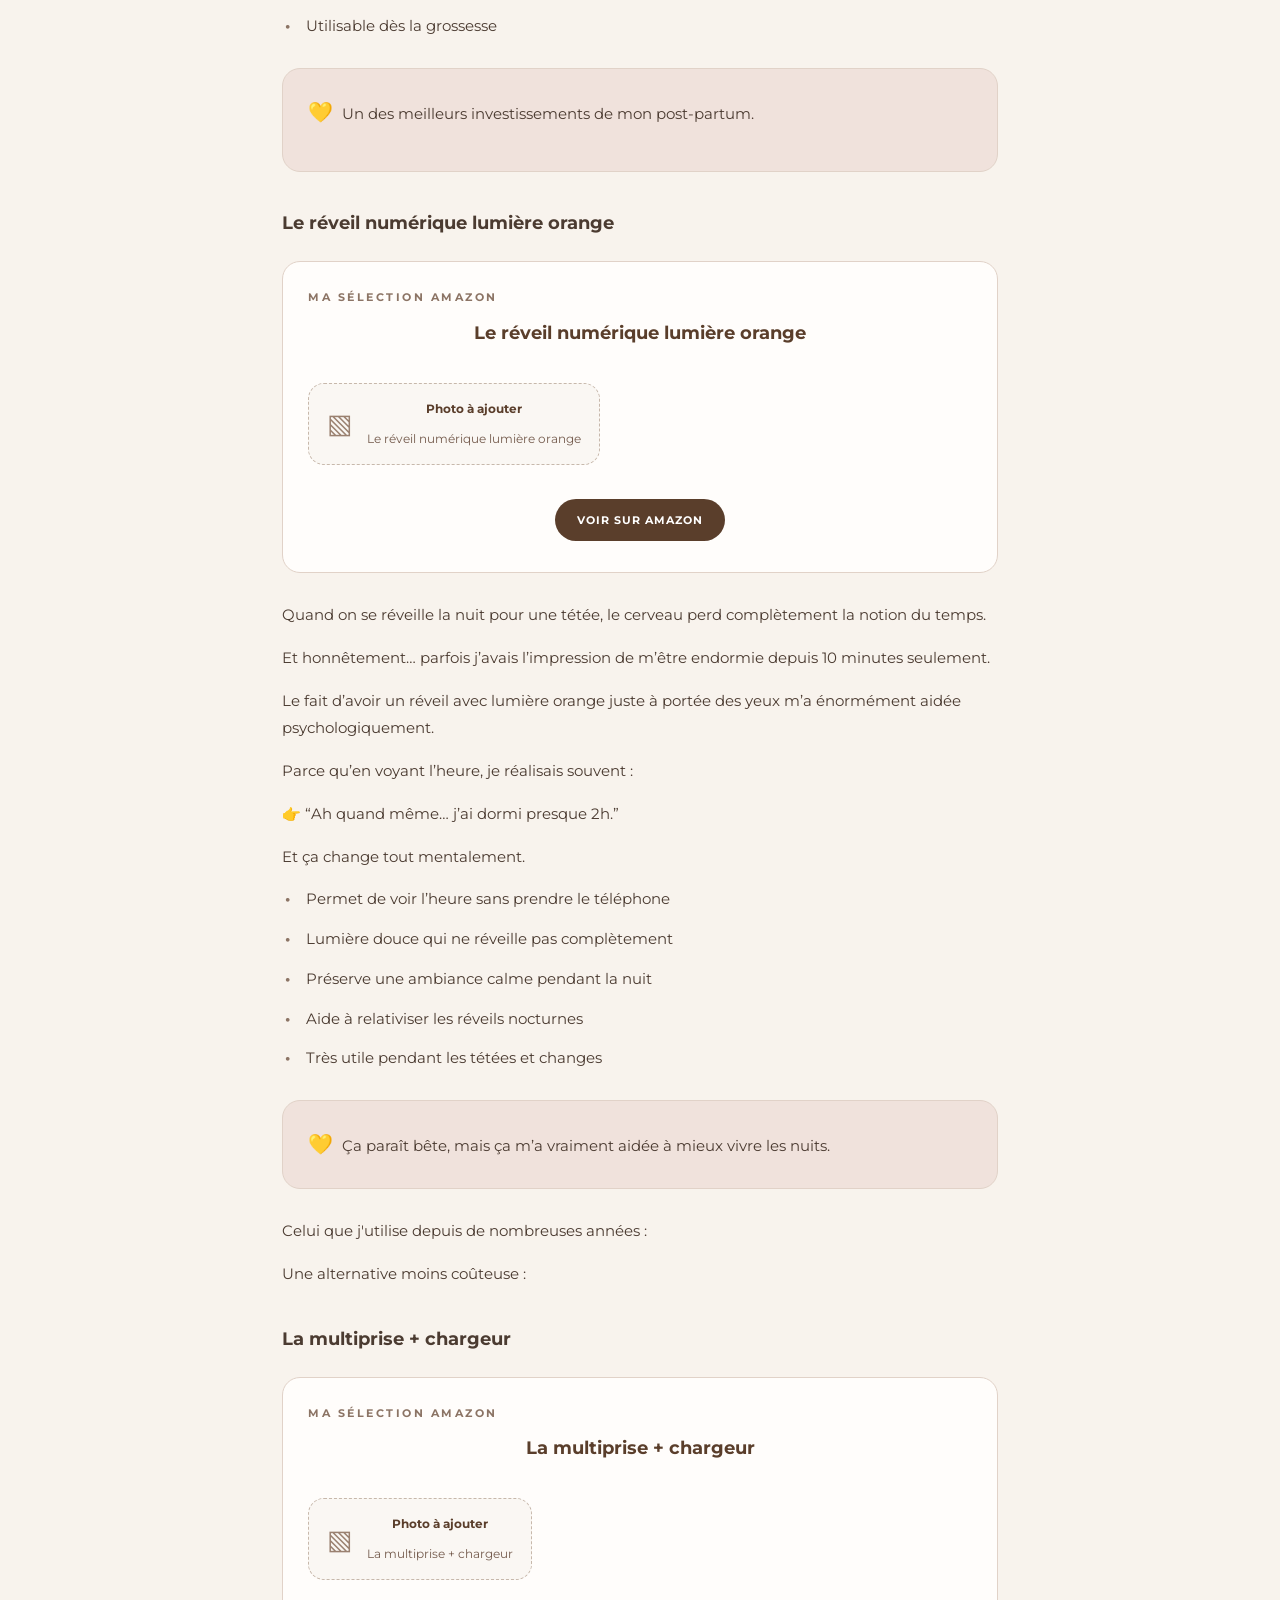
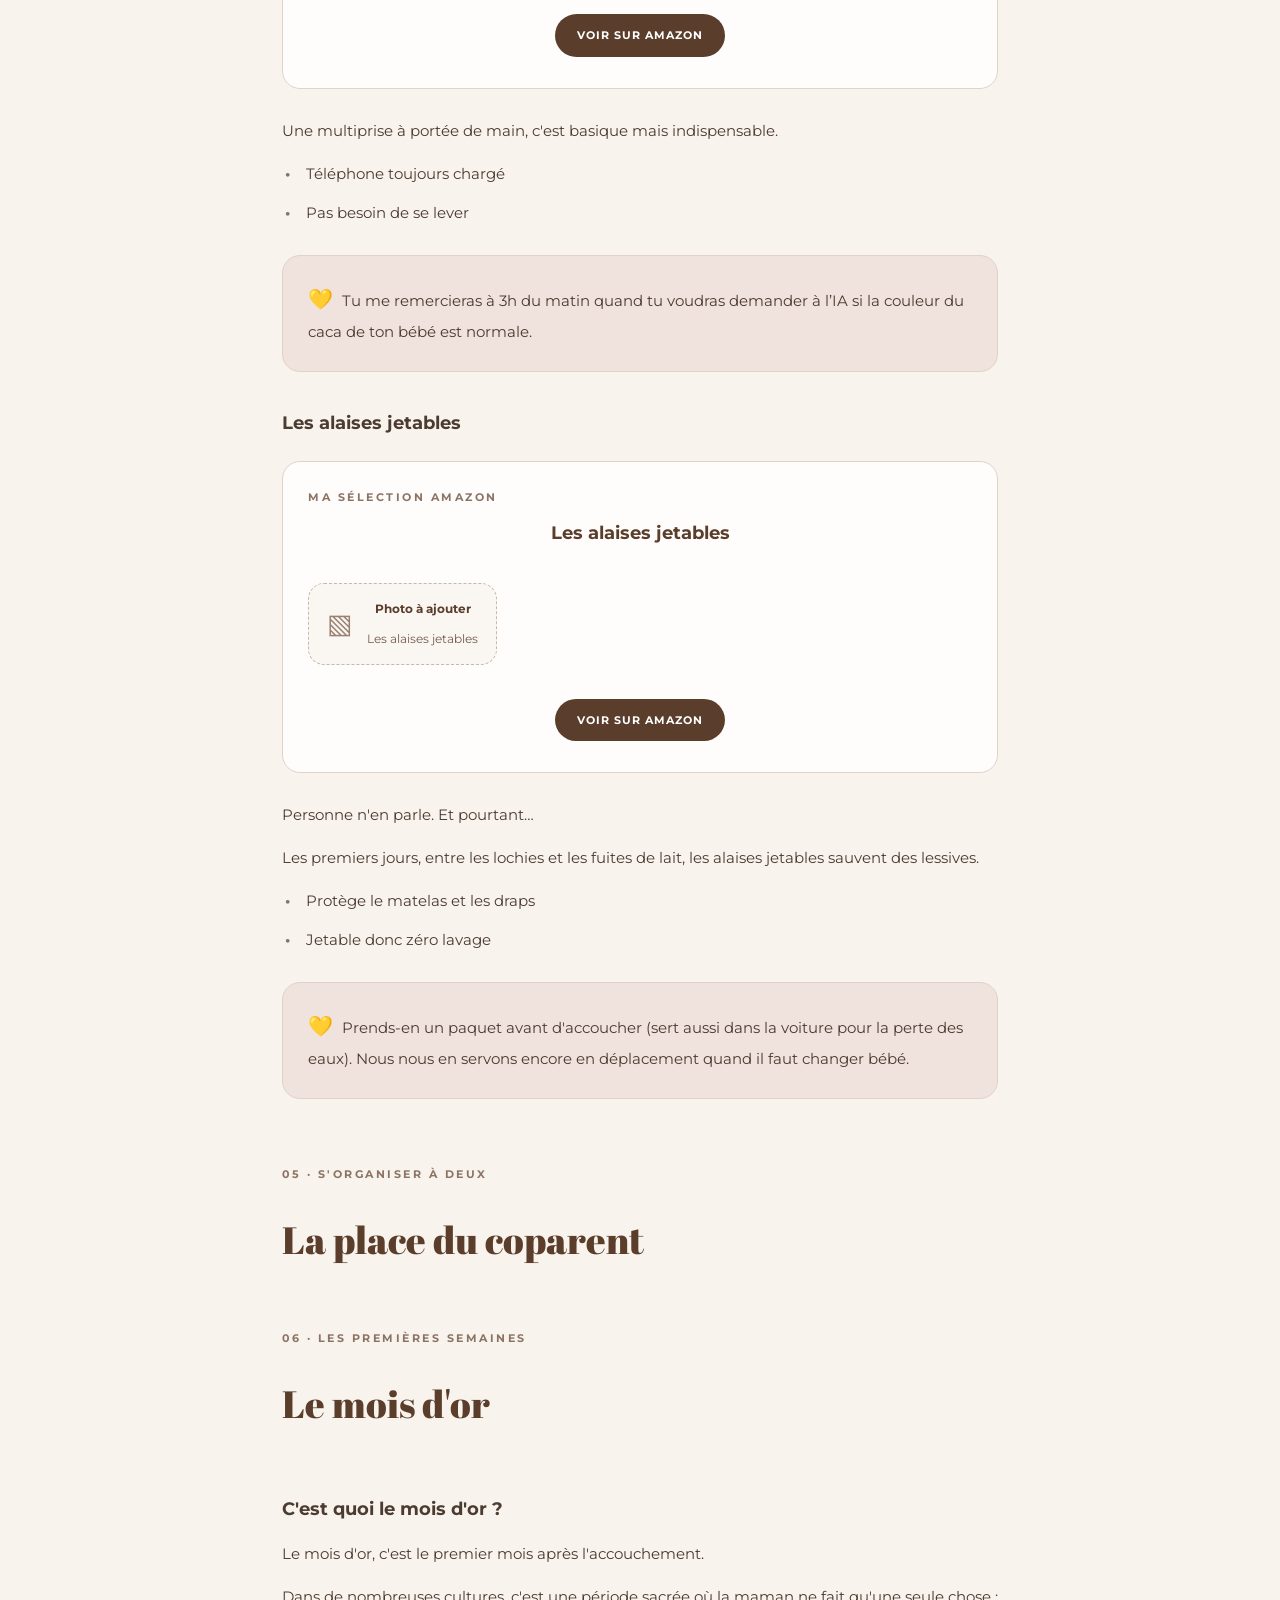
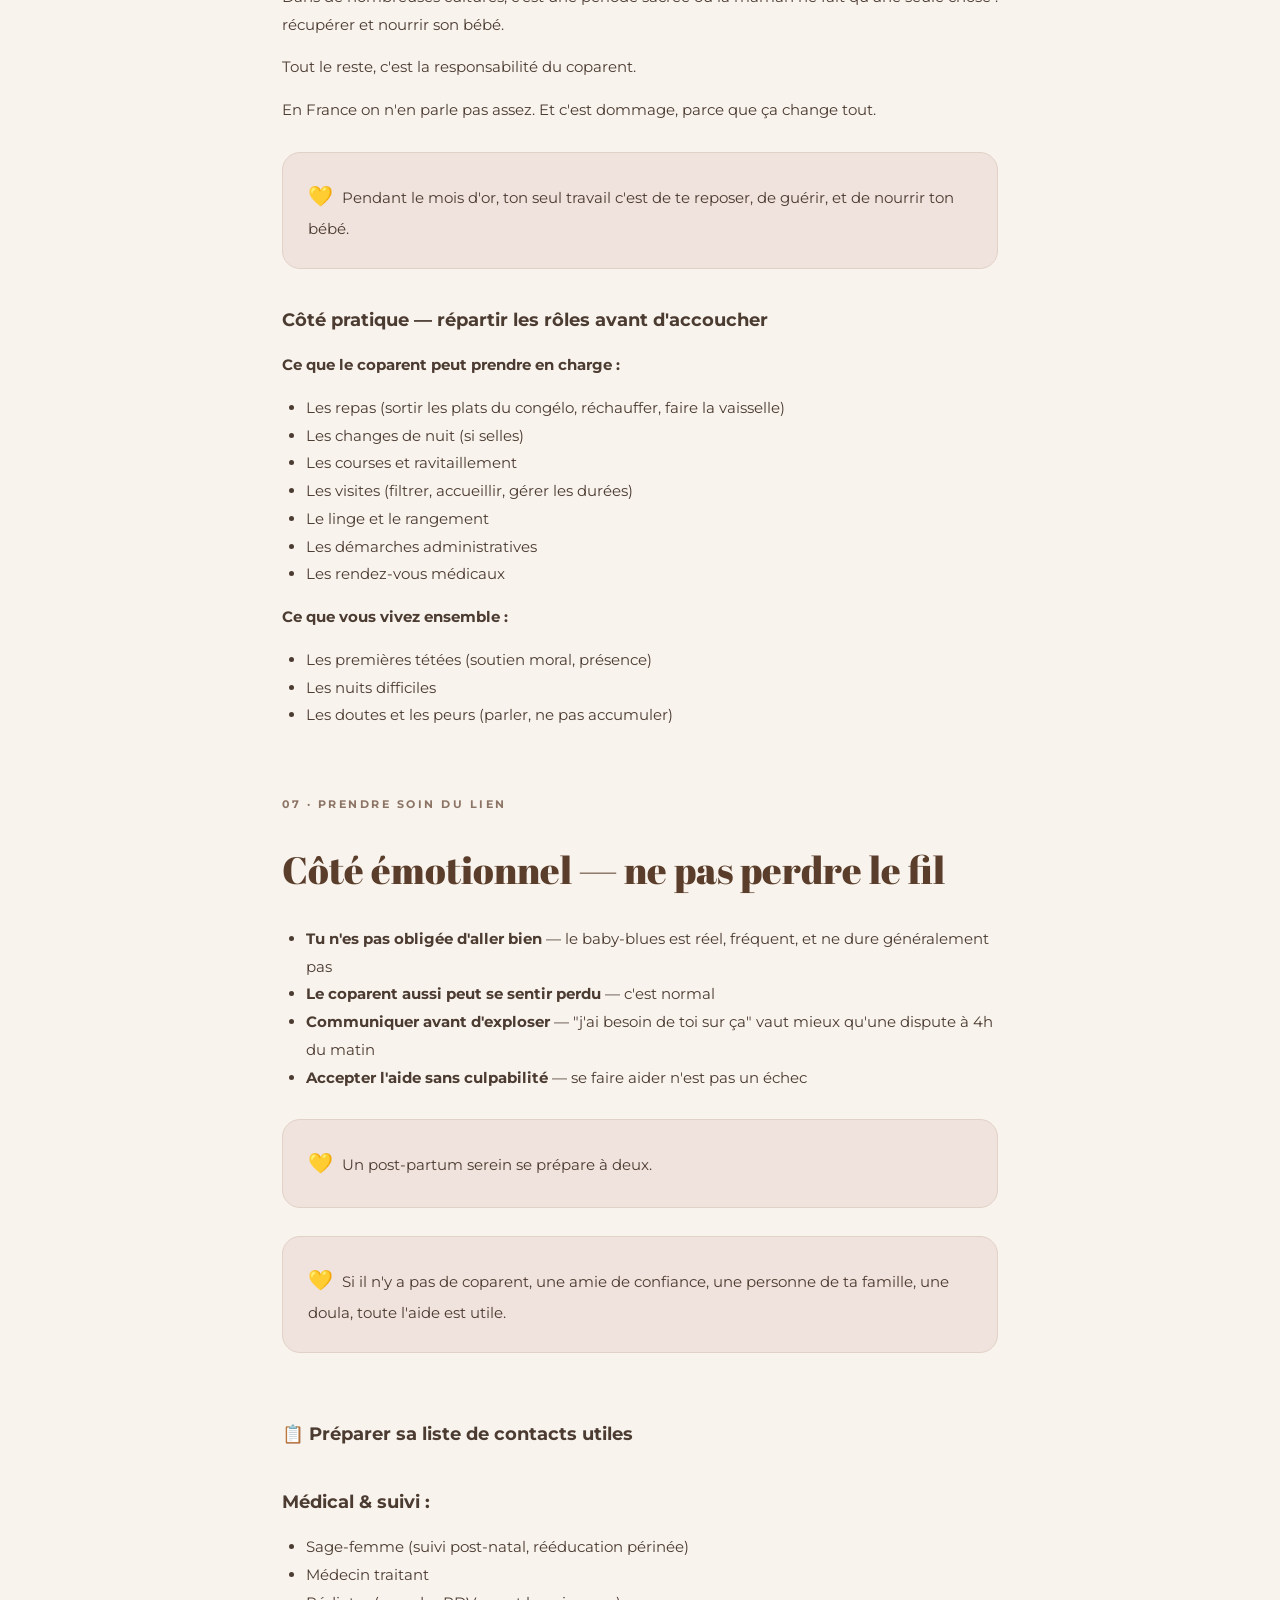
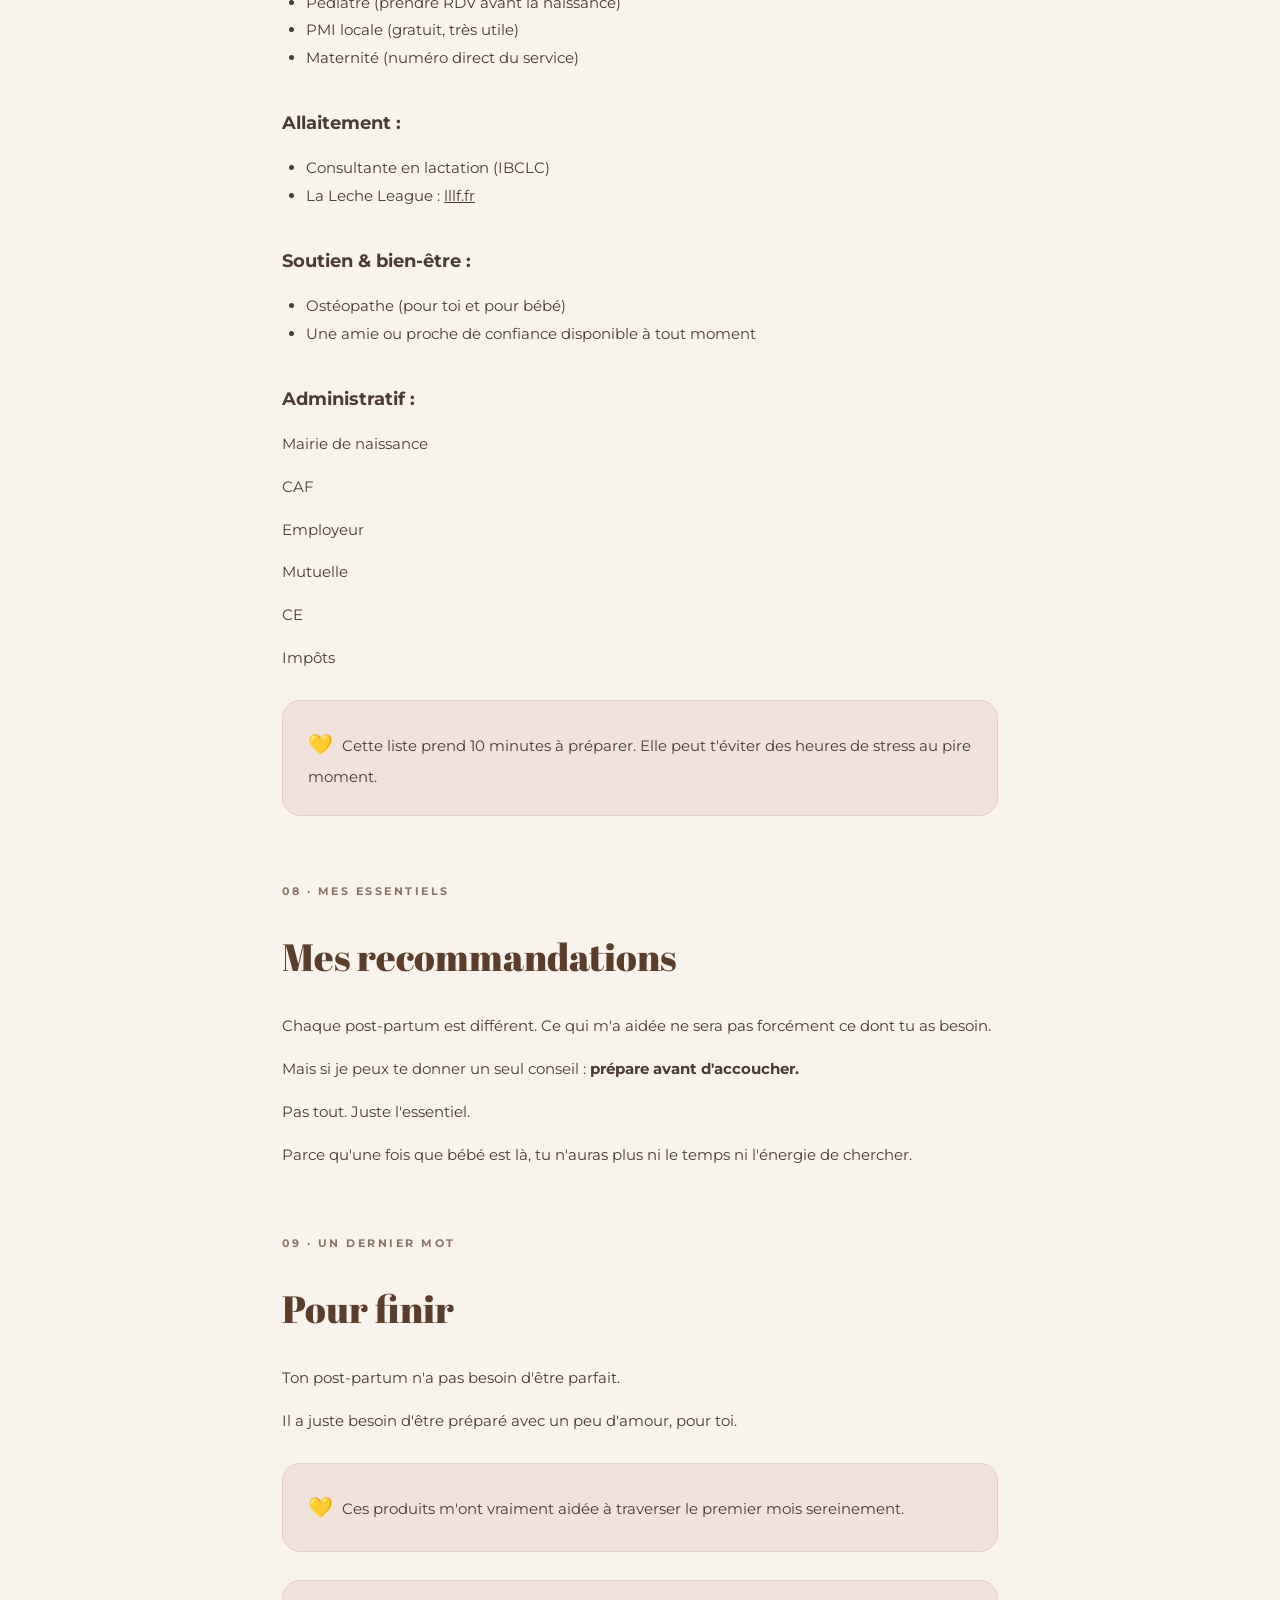
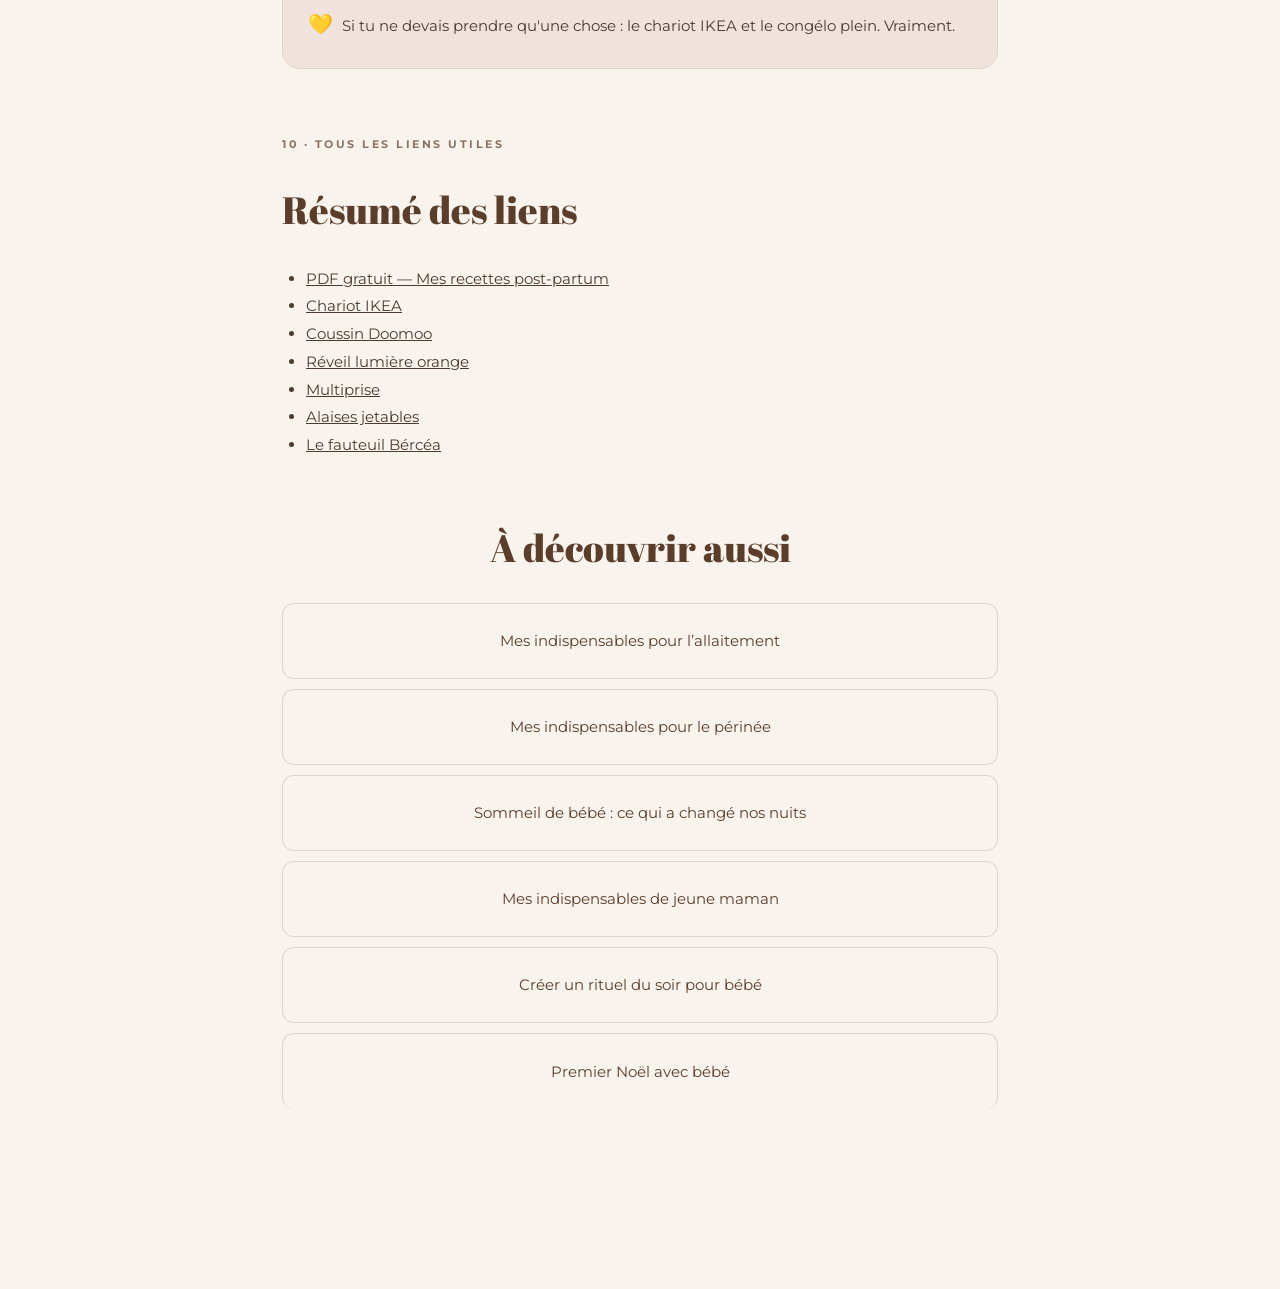
<file: brouillons/blog/organisation-preparation-post-partum/index.html>
<!doctype html><html lang="fr"><head><meta charset="utf-8"><meta name="viewport" content="width=device-width,initial-scale=1"><title>Organisation &amp; préparation du post-partum — mes indispensables | Mamjiz</title><meta name="description" content="Organisation &amp; préparation du post-partum — mes indispensables — Mamjiz."><link href="https://fonts.googleapis.com/css2?family=Abril+Fatface&family=Montserrat:wght@400;500;600;700&display=swap" rel="stylesheet"><style>:root{--bg:#f8f3ed;--brown:#5a3e2b;--pink:#f0e2dc}*{box-sizing:border-box}html{scroll-behavior:smooth}body{margin:0;background:var(--bg);color:#4b3b31;font:15px/1.85 Montserrat,sans-serif}a{color:inherit}header{position:sticky;top:0;background:#f8f3edf5;border-bottom:1px solid #e2d6cc;padding:13px 5%;display:flex;align-items:center;justify-content:space-between;z-index:5}.brand{font:28px 'Abril Fatface',serif;text-decoration:none;color:var(--brown)}header a:last-child{font-size:11px;font-weight:700;text-decoration:none;border:1px solid var(--brown);padding:9px 15px;border-radius:25px}main{max-width:760px;padding:0 22px 115px;margin:auto}.hero{text-align:center;padding:65px 0 35px}.eyebrow{font-size:11px;text-transform:uppercase;letter-spacing:2.5px;font-weight:700;color:#8c7465}h1,h2{font-family:'Abril Fatface',Georgia,serif;color:var(--brown);font-weight:400;line-height:1.25}h1{font-size:clamp(39px,8vw,65px);margin:22px 0}h2{font-size:clamp(29px,5vw,38px)}.hero p{max-width:520px;margin:auto}.illustration{height:240px;margin:36px auto 0;border-radius:150px 150px 16px 16px;background:radial-gradient(circle,#f9e9de 0 25%,#e9c8bb 26% 50%,#d3c3b2 51%);display:grid;place-items:center;font-size:85px;max-width:510px}.intro{font-size:17px;margin:40px 0}.intro p{margin:0 0 23px}.highlight{font:27px 'Abril Fatface',serif;color:var(--brown)}.gift,.tip,.product,.toc{border:1px solid #e1d2c8;border-radius:18px;padding:25px;margin:28px 0}.gift,.tip{background:var(--pink)}.gift{text-align:center;padding:35px 25px}.btn{display:inline-block;background:var(--brown);color:#fff;border-radius:40px;text-decoration:none;text-transform:uppercase;font-size:11px;letter-spacing:1px;font-weight:700;padding:13px 22px;margin-top:12px}.toc a{display:block;text-decoration:none;border-bottom:1px solid #e3d7cd;padding:8px 0}.toc a:last-child{border:0}section{margin:65px 0;scroll-margin-top:95px}.product{background:#fffdfb}.product strong{font-size:18px;color:var(--brown)}.small{font-size:12px;color:#77665c}.related a{display:block;margin:10px 0;padding:16px;border:1px solid #e1d2c8;border-radius:12px;text-decoration:none}.bottom{display:none}@media(max-width:650px){.hero{padding-top:45px}.intro{font-size:15px}.bottom{display:flex;justify-content:space-around;position:fixed;bottom:12px;left:12px;right:12px;border-radius:40px;background:#fffcf8f5;box-shadow:0 4px 25px #473a2b30;padding:11px 5px;z-index:8}.bottom a{text-decoration:none;font-size:11px;text-align:center}.bottom span{display:block;font-size:21px}.bottom .active{background:var(--brown);color:white;border-radius:25px;padding:0 16px}}.story .symbol,.advice .symbol{display:inline-block;margin-right:9px;color:#c76b5b;font-size:20px;font-style:normal}.tip.story,.tip.advice{font-style:normal}.tip.story i,.tip.advice i{font-style:normal}.check{position:relative;padding-left:24px;border-left:0;margin:12px 0}.check::before{content:"•";position:absolute;left:3px;top:0;color:#8c7465;font-weight:700}.article-list{padding-left:24px}.product .btn{margin-top:16px}.product p{margin-bottom:12px}.toc{line-height:1.7}.product{display:flex;flex-direction:column;align-items:flex-start;gap:12px;min-width:0;overflow-wrap:anywhere}.product strong{display:block;line-height:1.5;max-width:100%}.product .btn{display:inline-flex;align-items:center;justify-content:center;max-width:100%;white-space:normal;text-align:center;margin-top:10px;line-height:1.5}.product p{margin:0}.tip.advice{display:flex;align-items:flex-start;gap:12px;overflow-wrap:anywhere}.tip.advice .symbol{flex:0 0 auto;margin-right:0}.tip.advice>span:last-child{min-width:0;flex:1}.tip.story{overflow-wrap:anywhere}section h3{font-size:22px;line-height:1.45;color:var(--brown);margin:32px 0 16px}header{background:#f8f3ed;box-shadow:0 1px 0 #e2d6cc}@media(max-width:650px){.product{padding:24px 22px}.product .btn{font-size:11px;padding:13px 20px}section h3{font-size:20px}}.product-photo{display:block;width:100%;height:180px;object-fit:contain;object-position:center;border-radius:12px;background:#faf6f2}.product-photo-amazon{background:#fff;object-fit:contain}.product-photo-bercea{height:330px;object-fit:contain;background:#faf6f2}@media(max-width:650px){.product-photo{height:165px}.product-photo-bercea{height:330px}}.product strong{width:100%;text-align:center}.product .btn{align-self:center;margin-left:auto;margin-right:auto} .tip.advice{display:block}.tip.story{display:block} .article-subsection{margin:22px 0 35px}.article-subsection h3{margin:30px 0 14px}.toc a{overflow-wrap:anywhere}.product .btn{display:inline-block;text-align:center;max-width:100%} .intro{overflow-wrap:anywhere}  .product{margin:22px 0 28px}.product strong{display:block;margin-bottom:12px}.product .btn{display:inline-block;text-align:center;margin:6px 0;max-width:100%}.photo-pending{display:flex;align-items:center;gap:14px;border:1px dashed #c7b8ab;border-radius:16px;background:#faf7f3;padding:16px 18px;margin:16px 0 20px;color:#745b4d;text-align:left}.photo-pending-icon{font-size:27px;line-height:1;color:#9a8170}.photo-pending strong{display:block;font-size:12px;font-weight:700}.photo-pending small{display:block;font-size:12px;line-height:1.5;margin-top:3px}.affiliate-note{font-size:12px;line-height:1.6;color:#7a685e;margin:12px 0 24px}.product .photo-pending{margin:12px 0 16px}.related h2{text-align:center}.related a{text-align:center;display:flex;align-items:center;justify-content:center;padding:18px 20px;min-height:76px;line-height:1.45;text-decoration:none;color:#5a3e2b;border-bottom:1px solid #e1d7cd}.related a:last-child{border-bottom:0}</style></head><body><header><a class="brand" href="/">Mamjiz ♡</a><a href="/cadeaux-gratuits/">CADEAUX GRATUITS ♡</a></header><main><div class="hero"><div class="eyebrow">Post-partum · Mon carnet de maman</div><h1>Organisation &amp; préparation du post-partum — mes indispensables</h1></div><div class="toc"><div class="eyebrow">Dans cet article</div><a href="#introduction">01 · Introduction</a><a href="#section-1">02 · Alimentation & batch cooking</a><a href="#section-4">03 · Créer son nid</a><a href="#section-8">04 · Confort & récupération</a><a href="#section-14">05 · La place du coparent</a><a href="#section-15">06 · Le mois d'or</a><a href="#section-18">07 · Côté émotionnel — ne pas perdre le fil</a><a href="#section-24">08 · Mes recommandations</a><a href="#section-25">09 · Pour finir</a><a href="#section-26">10 · Résumé des liens</a></div><div class="intro" id="introduction"><div class="eyebrow">01 · Introduction</div><p>Le post-partum, on y pense souvent après l'accouchement. Trop tard.</p><p>Moi j'ai fait l'inverse, j'ai préparé avant. Et je pense sincèrement que ça m'a sauvée.</p><p>Pas parce que j'avais tout prévu parfaitement, mais parce que j'avais les bons outils au bon endroit, au bon moment.</p><p>🌿 S'organiser avant, c'est se faire du bien après</p><p>Les premiers jours, tu n'as plus d'énergie pour chercher, réfléchir, décider.</p><p>Alors autant préparer ce que tu peux,</p><p>pendant que tu peux encore le faire.</p><p>Voici ce qui a vraiment changé mon post-partum :</p><p class="check">manger chaud sans effort</p><p class="check">me déplacer sans douleur</p><p class="check">dormir mieux, même un peu</p><p class="check">avoir tout à portée d'une main</p><div class="photo-pending" role="note"><span class="photo-pending-icon" aria-hidden="true">▧</span><span><strong>Photo à ajouter</strong><small>Le produit présenté dans la sélection post-partum</small></span></div><div class="tip advice"><span class="symbol">💡</span><i>Si tu es enceinte, ces indispensables valent vraiment la peine d'être préparés avant d'accoucher.</i></div><p>👇 <b>Clique sur chaque produit pour le découvrir</b></p><div class="tip story"><span class="symbol">💛</span><span>Pourquoi je les recommande :</span></div><p class="check">Testés en situation réelle</p><p class="check">Simples à utiliser</p><p class="check">Vraiment utiles dès le premier jour</p><p>🌿 Dans cette page :</p><ul class="article-list"><li>🍽️ Alimentation &amp; batch cooking</li><li>🛒 Le chariot IKEA</li><li>🪺 Créer son nid</li><li>🛋 Confort &amp; récupération</li><li>👫 La place du coparent</li><li>📋 Préparer sa liste de contacts utiles</li><li>🔗 Résumé des liens</li></ul><div class="product"><div class="eyebrow">Préparer son post-partum · Ma sélection Amazon</div><strong>Les essentiels à prévoir</strong><p>Serviettes hygiéniques post-accouchement</p><a class="btn" href="https://amzn.to/3RMbXNm" target="_blank" rel="sponsored noopener noreferrer">Voir sur Amazon</a><p>Compresses</p><a class="btn" href="https://amzn.to/4uKQMdj" target="_blank" rel="sponsored noopener noreferrer">Voir sur Amazon</a><p>Coussinets d'allaitement Lansinoh</p><a class="btn" href="https://amzn.to/3PBebyz" target="_blank" rel="sponsored noopener noreferrer">Voir sur Amazon</a><p>Crème lanoline</p><a class="btn" href="https://amzn.to/3RIXphB" target="_blank" rel="sponsored noopener noreferrer">Voir sur Amazon</a><p>Gourde d'eau</p><a class="btn" href="https://amzn.to/4u3zLtr" target="_blank" rel="sponsored noopener noreferrer">Voir sur Amazon</a></div><p class="affiliate-note"><i>⚠️ Certains liens sont affiliés. Je peux toucher une commission sans coût supplémentaire pour vous.</i></p><section id="section-1"><div class="eyebrow">02 · Anticiper les repas</div><h2>Alimentation &amp; batch cooking</h2><div class="tip advice"><a href="https://mamjiz-57dzkx.subscribepage.io/" target="_blank" rel="sponsored noopener noreferrer">Le PDF gratuit : la liste de mes recettes post-partum</a></div><p>Avant d'accoucher, j'ai préparé un congélo plein de plats chauds, nourrissants, bons pour le post-partum. Tout était stocké dans des barquettes en aluminium.</p><p>Alitée les premières semaines, c'est mon mari qui sortait les plats.</p><p>Et nous mangions chaud.</p><p>Sans effort. Sans culpabilité.</p><p class="check">60+ recettes testées</p><p class="check">Ingrédients adaptés au post-partum</p><p class="check">Tout se congèle à l'avance</p><p>✔️ Pas de plats à laver en post-partum</p><div class="tip story"><span class="symbol">💛</span><i>C'est le cadeau que je me suis fait avant d'accoucher. Je t'en offre une copie.</i></div></section></div><div id="section-2" class="article-subsection"><h3>🛒Le chariot IKEA</h3></div><div id="section-3" class="article-subsection"><h3>Le chariot IKEA — mon déambulateur de luxe</h3><p>Oui, je sais. Sur Instagram, les mamans américaines ont des chariots esthétiques et parfaitement coordonnés.</p><p>Moi j'avais le chariot IKEA.</p><p>Il a été mon déambulateur des premiers jours.</p><p>Pour aller aux toilettes. Pour aller à la douche. Pour avoir tout à portée de main sans me lever dix fois.</p><p class="check">Stable et solide</p><p class="check">Tout à portée de main</p><p class="check">Se déplace facilement de pièce en pièce</p><div class="tip story"><span class="symbol">💛</span><i>Pas glamour du tout. Mais efficace à 100%.</i></div><p>Je t'ai fait la liste, un peu plus bas, de ce que j'ai mis sur le mien.</p><p>🪺  🪺</p><section id="section-4"><div class="eyebrow">03 · Préparer son cocon</div><h2>Créer son nid</h2></section></div><div id="section-5" class="article-subsection"><h3>L'espace qui va tout changer</h3><p>Le &quot;nid&quot; c'est l'endroit où tu vas passer la majorité de ton temps les premières semaines. Il faut qu'il soit prêt avant d'accoucher, pas après.</p></div><div id="section-6" class="article-subsection"><h3>Phase 1 — La chambre (les premières semaines, et même le premier mois)</h3><p>Tu vas être alitée et c'est normal après l'accouchement. Tout doit être à portée d'une seule main.</p><p>Installe le chariot IKEA à côté du lit avec :</p><p> À mettre dans ton nid :</p><p>Livres ou magazines</p><p>Chargeurs de téléphone + écouteurs</p><p>Trousse avec stylo et cahier</p><div class="tip story"><span class="symbol">🤍</span><span></span></div><div class="tip story"><span class="symbol">💛</span><i>Pas glamour, vraiment efficace. Tu me remercieras à 3h du matin.</i></div></div><div id="section-7" class="article-subsection"><h3>Phase 2 — Le salon (après le mois d'or)</h3><p>Quand tu commences à te déplacer davantage :</p><ul class="article-list"><li>Un fauteuil d'allaitement confortable (voir en dessous)</li><li>Des coussins pour soutenir ton dos et tes bras</li><li>Un plaid doux</li><li>Des chaussons confortables</li><li>Le chariot IKEA qui voyage avec toi 😄</li></ul><section id="section-8"><div class="eyebrow">04 · Se reposer et récupérer</div><h2>Confort &amp; récupération</h2></section></div><div id="section-9" class="article-subsection"><h3>Le fauteuil Bercéa — mon coin nid pour le salon</h3><p>Exactement le genre de fauteuil dont je parlais plus haut, pour la Phase 2 du nid, une fois que tu commences à t'installer au salon.</p><p>Il permet de :</p><p class="check">S'installer confortablement, dos et bras bien soutenus</p><p class="check">Avoir un vrai coin cocooning rien qu'à toi dans le salon</p><p class="check">Te détendre pendant les tétées et les câlins prolongés</p><p>Un endroit rien qu'à toi pour ces longues séances de tétée, confortable et cocooning.</p><div class="tip story"><span class="symbol">💛</span><i>C'est là que je m'installe avec Oscar, surtout le soir. Un petit cocon qui rend tout plus doux.</i></div></div><div id="section-10" class="article-subsection"><h3>Le coussin Doomoo XXL</h3><div class="product"><div class="eyebrow">Ma sélection Amazon</div><strong>Le coussin Doomoo XXL</strong><div class="photo-pending" role="note"><span class="photo-pending-icon" aria-hidden="true">▧</span><span><strong>Photo à ajouter</strong><small>Photo à ajouterLe produit présenté dans la sélection post-partumLes essentiels à prévoirServiettes hygiéniques post-accouchementVoir sur AmazonCompressesVoir sur AmazonCoussinets d'allaitement LansinohVoir sur AmazonCrème lanolineVoir sur AmazonGourde d'eauVoir sur Amazon01 · Anticiper les repas🍽️ Alimentation &amp; batch cookingLe PDF gratuit : la liste de mes recettes post-partumAvant d'accoucher, j'ai préparé un congélo plein de plats chauds, nourrissants, bons pour le post-partum. Tout était stocké dans des barquettes en aluminium.Alitée les premières semaines, c'est mon mari qui sortait les plats.Et nous mangions chaud.Sans effort. Sans culpabilité.60+ recettes testéesIngrédients adaptés au post-partumTout se congèle à l'avance✔️ Pas de plats à laver en post-partum💛 C'est le cadeau que je me suis fait avant d'accoucher. Je t'en offre une copie.🛒Le chariot IKEALe chariot IKEA — mon déambulateur de luxeOui, je sais. Sur Instagram, les mamans américaines ont des chariots esthétiques et parfaitement coordonnés.Moi j'avais le chariot IKEA.Il a été mon déambulateur des premiers jours.Pour aller aux toilettes. Pour aller à la douche. Pour avoir tout à portée de main sans me lever dix fois.Stable et solideTout à portée de mainSe déplace facilement de pièce en pièce💛 Pas glamour du tout. Mais efficace à 100%.Je t'ai fait la liste, un peu plus bas, de ce que j'ai mis sur le mien.🪺  🪺02 · Préparer son cocon🪺 Créer son nidL'espace qui va tout changerLe &amp;quot;nid&amp;quot; c'est l'endroit où tu vas passer la majorité de ton temps les premières semaines. Il faut qu'il soit prêt avant d'accoucher, pas après.Phase 1 — La chambre (les premières semaines, et même le premier mois)Tu vas être alitée et c'est normal après l'accouchement. Tout doit être à portée d'une seule main.Installe le chariot IKEA à côté du lit avec : À mettre dans ton nid :Livres ou magazinesChargeurs de téléphone + écouteursTrousse avec stylo et cahier🤍💛 Pas glamour, vraiment efficace. Tu me remercieras à 3h du matin.Phase 2 — Le salon (après le mois d'or)Quand tu commences à te déplacer davantage :Un fauteuil d'allaitement confortable (voir en dessous)Des coussins pour soutenir ton dos et tes brasUn plaid douxDes chaussons confortablesLe chariot IKEA qui voyage avec toi 😄03 · Se reposer et récupérer🛋 Confort &amp; récupérationLe fauteuil Bercéa — mon coin nid pour le salonExactement le genre de fauteuil dont je parlais plus haut, pour la Phase 2 du nid, une fois que tu commences à t'installer au salon.Il permet de :S'installer confortablement, dos et bras bien soutenusAvoir un vrai coin cocooning rien qu'à toi dans le salonTe détendre pendant les tétées et les câlins prolongésUn endroit rien qu'à toi pour ces longues séances de tétée, confortable et cocooning.💛 C'est là que je m'installe avec Oscar, surtout le soir. Un petit cocon qui rend tout plus doux.Le coussin Doomoo XXLMa sélection AmazonLe coussin Doomoo XXL</small></span></div><a class="btn" href="https://amzn.to/3PFt0A9" target="_blank" rel="sponsored noopener noreferrer">Voir sur Amazon</a></div><p>Le Doomoo XXL, c'est le coussin en 3 parties qui fait tout.</p><p class="check">Soutien lombaire immédiat</p><p class="check">Position idéale pour les tétées et si bébé dort sur toi (Team bébé Koala)</p><p class="check">Utilisable dès la grossesse</p><div class="tip story"><span class="symbol">💛</span><i>Un des meilleurs investissements de mon post-partum.<p></i></p></div></div><div id="section-11" class="article-subsection"><h3>Le réveil numérique lumière orange</h3><div class="product"><div class="eyebrow">Ma sélection Amazon</div><strong>Le réveil numérique lumière orange</strong><div class="photo-pending" role="note"><span class="photo-pending-icon" aria-hidden="true">▧</span><span><strong>Photo à ajouter</strong><small>Le réveil numérique lumière orange</small></span></div><a class="btn" href="https://amzn.to/4fWncN7" target="_blank" rel="sponsored noopener noreferrer">Voir sur Amazon</a></div><p>Quand on se réveille la nuit pour une tétée, le cerveau perd complètement la notion du temps.</p><p>Et honnêtement… parfois j’avais l’impression de m’être endormie depuis 10 minutes seulement.</p><p>Le fait d’avoir un réveil avec lumière orange juste à portée des yeux m’a énormément aidée psychologiquement.</p><p>Parce qu’en voyant l’heure, je réalisais souvent :</p><p>👉 “Ah quand même… j’ai dormi presque 2h.”</p><p>Et ça change tout mentalement.</p><p class="check">Permet de voir l’heure sans prendre le téléphone</p><p class="check">Lumière douce qui ne réveille pas complètement</p><p class="check">Préserve une ambiance calme pendant la nuit</p><p class="check">Aide à relativiser les réveils nocturnes</p><p class="check">Très utile pendant les tétées et changes</p><div class="tip story"><span class="symbol">💛</span><i>Ça paraît bête, mais ça m’a vraiment aidée à mieux vivre les nuits.</i></div><p>Celui que j'utilise depuis de nombreuses années :</p><p>Une alternative moins coûteuse :</p></div><div id="section-12" class="article-subsection"><h3>La multiprise + chargeur</h3><div class="product"><div class="eyebrow">Ma sélection Amazon</div><strong>La multiprise + chargeur</strong><div class="photo-pending" role="note"><span class="photo-pending-icon" aria-hidden="true">▧</span><span><strong>Photo à ajouter</strong><small>La multiprise + chargeur</small></span></div><a class="btn" href="https://amzn.to/3RMiAPK" target="_blank" rel="sponsored noopener noreferrer">Voir sur Amazon</a></div><p>Une multiprise à portée de main, c'est basique mais indispensable.</p><p class="check">Téléphone toujours chargé</p><p class="check">Pas besoin de se lever</p><div class="tip story"><span class="symbol">💛</span><i>Tu me remercieras à 3h du matin quand tu voudras demander à l’IA si la couleur du caca de ton bébé est normale.</i></div></div><div id="section-13" class="article-subsection"><h3>Les alaises jetables</h3><div class="product"><div class="eyebrow">Ma sélection Amazon</div><strong>Les alaises jetables</strong><div class="photo-pending" role="note"><span class="photo-pending-icon" aria-hidden="true">▧</span><span><strong>Photo à ajouter</strong><small>Les alaises jetables</small></span></div><a class="btn" href="https://amzn.to/3RE0qjf" target="_blank" rel="sponsored noopener noreferrer">Voir sur Amazon</a></div><p>Personne n'en parle. Et pourtant…</p><p>Les premiers jours, entre les lochies et les fuites de lait, les alaises jetables sauvent des lessives.</p><p class="check">Protège le matelas et les draps</p><p class="check">Jetable donc zéro lavage</p><div class="tip story"><span class="symbol">💛</span><i>Prends-en un paquet avant d'accoucher (sert aussi dans la voiture pour la perte des eaux). Nous nous en servons encore en déplacement quand il faut changer bébé.</i></div><section id="section-14"><div class="eyebrow">05 · S'organiser à deux</div><h2>La place du coparent</h2></section><section id="section-15"><div class="eyebrow">06 · Les premières semaines</div><h2>Le mois d'or</h2></section></div><div id="section-16" class="article-subsection"><h3>C'est quoi le mois d'or ?</h3><p>Le mois d'or, c'est le premier mois après l'accouchement.</p><p>Dans de nombreuses cultures, c'est une période sacrée où la maman ne fait qu'une seule chose : récupérer et nourrir son bébé.</p><p>Tout le reste, c'est la responsabilité du coparent.</p><p>En France on n'en parle pas assez. Et c'est dommage, parce que ça change tout.</p><div class="tip story"><span class="symbol">💛</span><i>Pendant le mois d'or, ton seul travail c'est de te reposer, de guérir, et de nourrir ton bébé.</i></div></div><div id="section-17" class="article-subsection"><h3>Côté pratique — répartir les rôles avant d'accoucher</h3><p><b>Ce que le coparent peut prendre en charge :</b></p><ul class="article-list"><li>Les repas (sortir les plats du congélo, réchauffer, faire la vaisselle)</li><li>Les changes de nuit (si selles)</li><li>Les courses et ravitaillement</li><li>Les visites (filtrer, accueillir, gérer les durées)</li><li>Le linge et le rangement</li><li>Les démarches administratives</li><li>Les rendez-vous médicaux</li></ul><p><b>Ce que vous vivez ensemble :</b></p><ul class="article-list"><li>Les premières tétées (soutien moral, présence)</li><li>Les nuits difficiles</li><li>Les doutes et les peurs (parler, ne pas accumuler)</li></ul><section id="section-18"><div class="eyebrow">07 · Prendre soin du lien</div><h2>Côté émotionnel — ne pas perdre le fil</h2><ul class="article-list"><li><b>Tu n'es pas obligée d'aller bien</b> — le baby-blues est réel, fréquent, et ne dure généralement pas</li><li><b>Le coparent aussi peut se sentir perdu</b> — c'est normal</li><li><b>Communiquer avant d'exploser</b> — &quot;j'ai besoin de toi sur ça&quot; vaut mieux qu'une dispute à 4h du matin</li><li><b>Accepter l'aide sans culpabilité</b> — se faire aider n'est pas un échec</li></ul><div class="tip story"><span class="symbol">💛</span><i>Un post-partum serein se prépare à deux.</i></div><div class="tip story"><span class="symbol">💛</span><i>Si il n'y a pas de coparent, une amie de confiance, une personne de ta famille, une doula, toute l'aide est utile.</i></div></section></div><div id="section-19" class="article-subsection"><h3>📋 Préparer sa liste de contacts utiles</h3></div><div id="section-20" class="article-subsection"><h3>Médical &amp; suivi :</h3><ul class="article-list"><li>Sage-femme (suivi post-natal, rééducation périnée)</li><li>Médecin traitant</li><li>Pédiatre (prendre RDV avant la naissance)</li><li>PMI locale (gratuit, très utile)</li><li>Maternité (numéro direct du service)</li></ul></div><div id="section-21" class="article-subsection"><h3>Allaitement :</h3><ul class="article-list"><li>Consultante en lactation (IBCLC)</li><li>La Leche League : <a href="http://lllf.fr" target="_blank" rel="sponsored noopener noreferrer">lllf.fr</a></li></ul></div><div id="section-22" class="article-subsection"><h3>Soutien &amp; bien-être :</h3><ul class="article-list"><li>Ostéopathe (pour toi et pour bébé)</li><li>Une amie ou proche de confiance disponible à tout moment</li></ul></div><div id="section-23" class="article-subsection"><h3>Administratif :</h3><p>Mairie de naissance</p><p>CAF</p><p>Employeur</p><p>Mutuelle</p><p>CE</p><p>Impôts</p><div class="tip story"><span class="symbol">💛</span><i>Cette liste prend 10 minutes à préparer. Elle peut t'éviter des heures de stress au pire moment.</i></div><section id="section-24"><div class="eyebrow">08 · Mes essentiels</div><h2>Mes recommandations</h2><p>Chaque post-partum est différent. Ce qui m'a aidée ne sera pas forcément ce dont tu as besoin.</p><p>Mais si je peux te donner un seul conseil : <b>prépare avant d'accoucher.</b></p><p>Pas tout. Juste l'essentiel.</p><p>Parce qu'une fois que bébé est là, tu n'auras plus ni le temps ni l'énergie de chercher.</p></section><section id="section-25"><div class="eyebrow">09 · Un dernier mot</div><h2>Pour finir</h2><p>Ton post-partum n'a pas besoin d'être parfait.</p><p>Il a juste besoin d'être préparé avec un peu d'amour, pour toi.</p><div class="tip story"><span class="symbol">💛</span><i>Ces produits m'ont vraiment aidée à traverser le premier mois sereinement.</i></div><div class="tip story"><span class="symbol">💛</span><i>Si tu ne devais prendre qu'une chose : le chariot IKEA et le congélo plein. Vraiment.</i></div></section><section id="section-26"><div class="eyebrow">10 · Tous les liens utiles</div><h2>Résumé des liens</h2><ul class="article-list"><li><a href="https://drive.google.com/file/d/1LFFufeuRycWugxBkEqZVJS7BiOC4Y2Fr/view?usp=drive_link" target="_blank" rel="sponsored noopener noreferrer">PDF gratuit — Mes recettes post-partum</a></li><li><a href="https://www.ikea.com/fr/fr/p/raskog-desserte-gris-vert-50591769/?gclsrc=aw.ds&amp;amp;gad_source=1&amp;amp;gad_campaignid=22351587830&amp;amp;gbraid=0AAAAAD-wJrnEVf76CYzR6LB_7zJ6AURS6&amp;amp;gclid=Cj0KCQjw_vnQBhCxARIsADcZyxIwyIMKa17ncaleZGIeOsL7SQSsCJ6-jsYEtZUQr3FX9GYfeD6ZuAgaAtTsEALw_wcB" target="_blank" rel="sponsored noopener noreferrer">Chariot IKEA</a></li><li><a href="https://amzn.to/3PFt0A9" target="_blank" rel="sponsored noopener noreferrer">Coussin Doomoo</a></li><li><a href="https://amzn.to/4fWncN7" target="_blank" rel="sponsored noopener noreferrer">Réveil lumière orange</a></li><li><a href="https://amzn.to/3RMiAPK" target="_blank" rel="sponsored noopener noreferrer">Multiprise</a></li><li><a href="https://amzn.to/3RE0qjf" target="_blank" rel="sponsored noopener noreferrer">Alaises jetables</a></li><li><a href="https://bercea.shop/products/fauteuil-a-bascule-bercea-cocon-en-tissu-bouclette-ecru?utm_source=notion&amp;amp;utm_medium=affiliate&amp;amp;utm_campaign=organisation-postpartum" target="_blank" rel="sponsored noopener noreferrer">Le fauteuil Bércéa</a></li></ul></section></div><section class="related"><h2>À découvrir aussi</h2><a href="/blog/mes-indispensables-allaitement/">Mes indispensables pour l’allaitement</a><a href="/brouillons/blog/mes-indispensables-perinee/">Mes indispensables pour le périnée</a><a href="/brouillons/blog/sommeil-bebe-ce-qui-a-change-nos-nuits/">Sommeil de bébé : ce qui a changé nos nuits</a><a href="/brouillons/blog/indispensables-jeune-maman/">Mes indispensables de jeune maman</a><a href="/brouillons/blog/rituels-du-soir-bebe/">Créer un rituel du soir pour bébé</a><a href="/brouillons/blog/premier-noel-avec-bebe/">Premier Noël avec bébé</a></section></main><nav class="bottom"><a href="/"><span>⌂</span>Accueil</a><a class="active" href="#section-1"><span>▤</span>Journal</a><a href="#section-2"><span>♡</span>Sélection</a><a href="/cadeaux-gratuits/"><span>✧</span>Gratuit</a></nav></body></html>
</file>
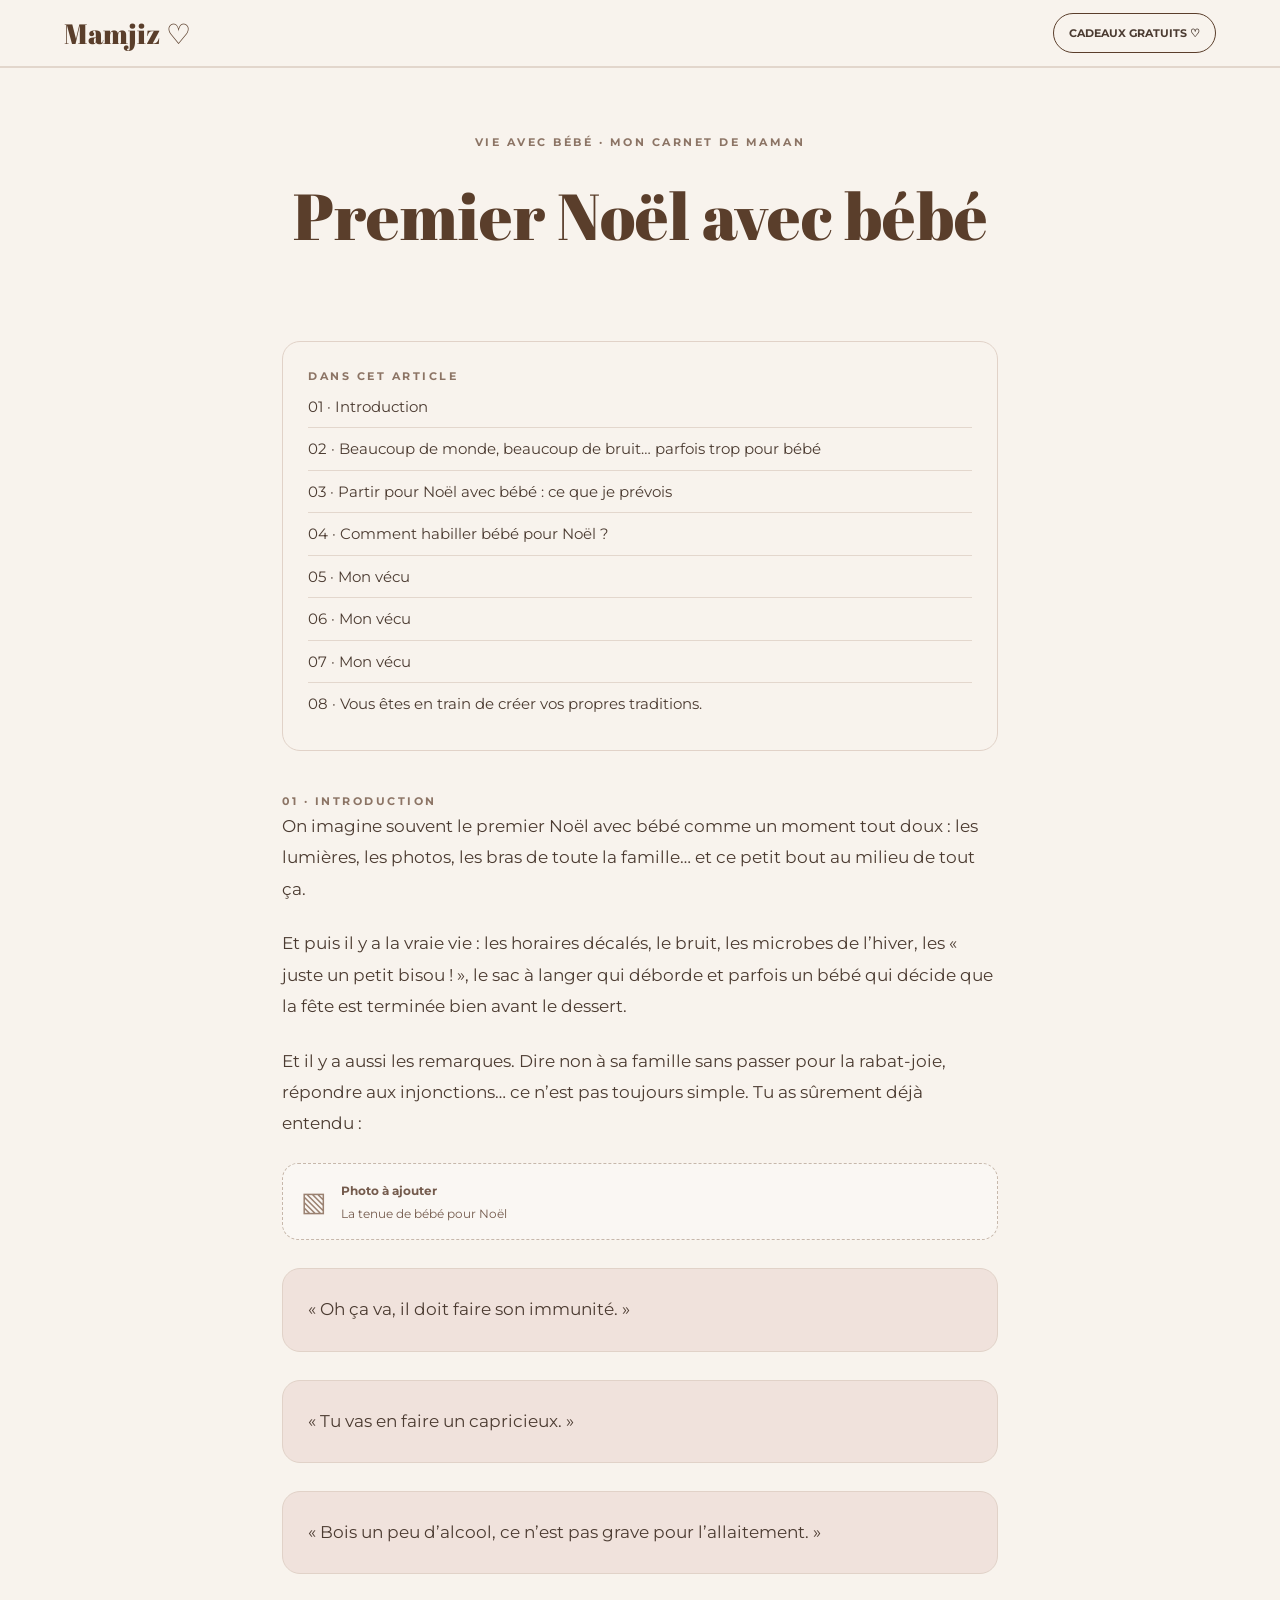
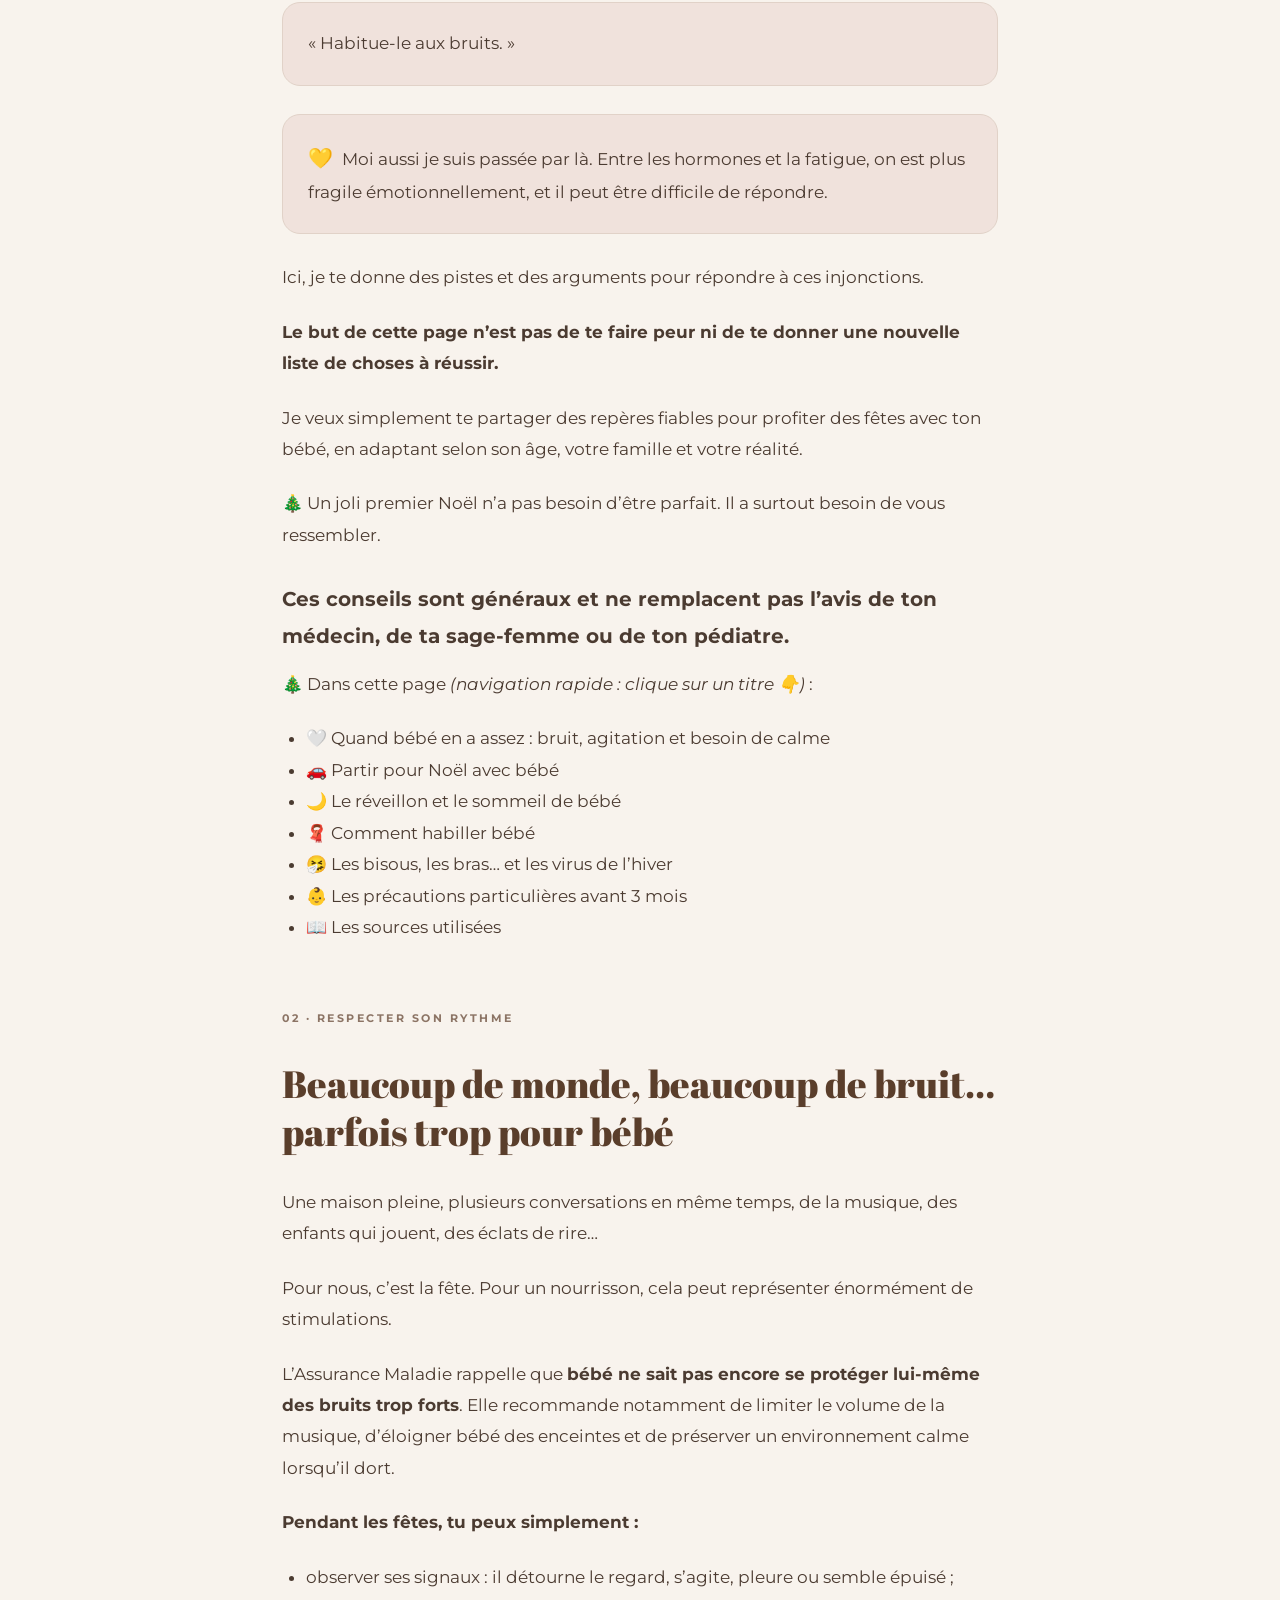
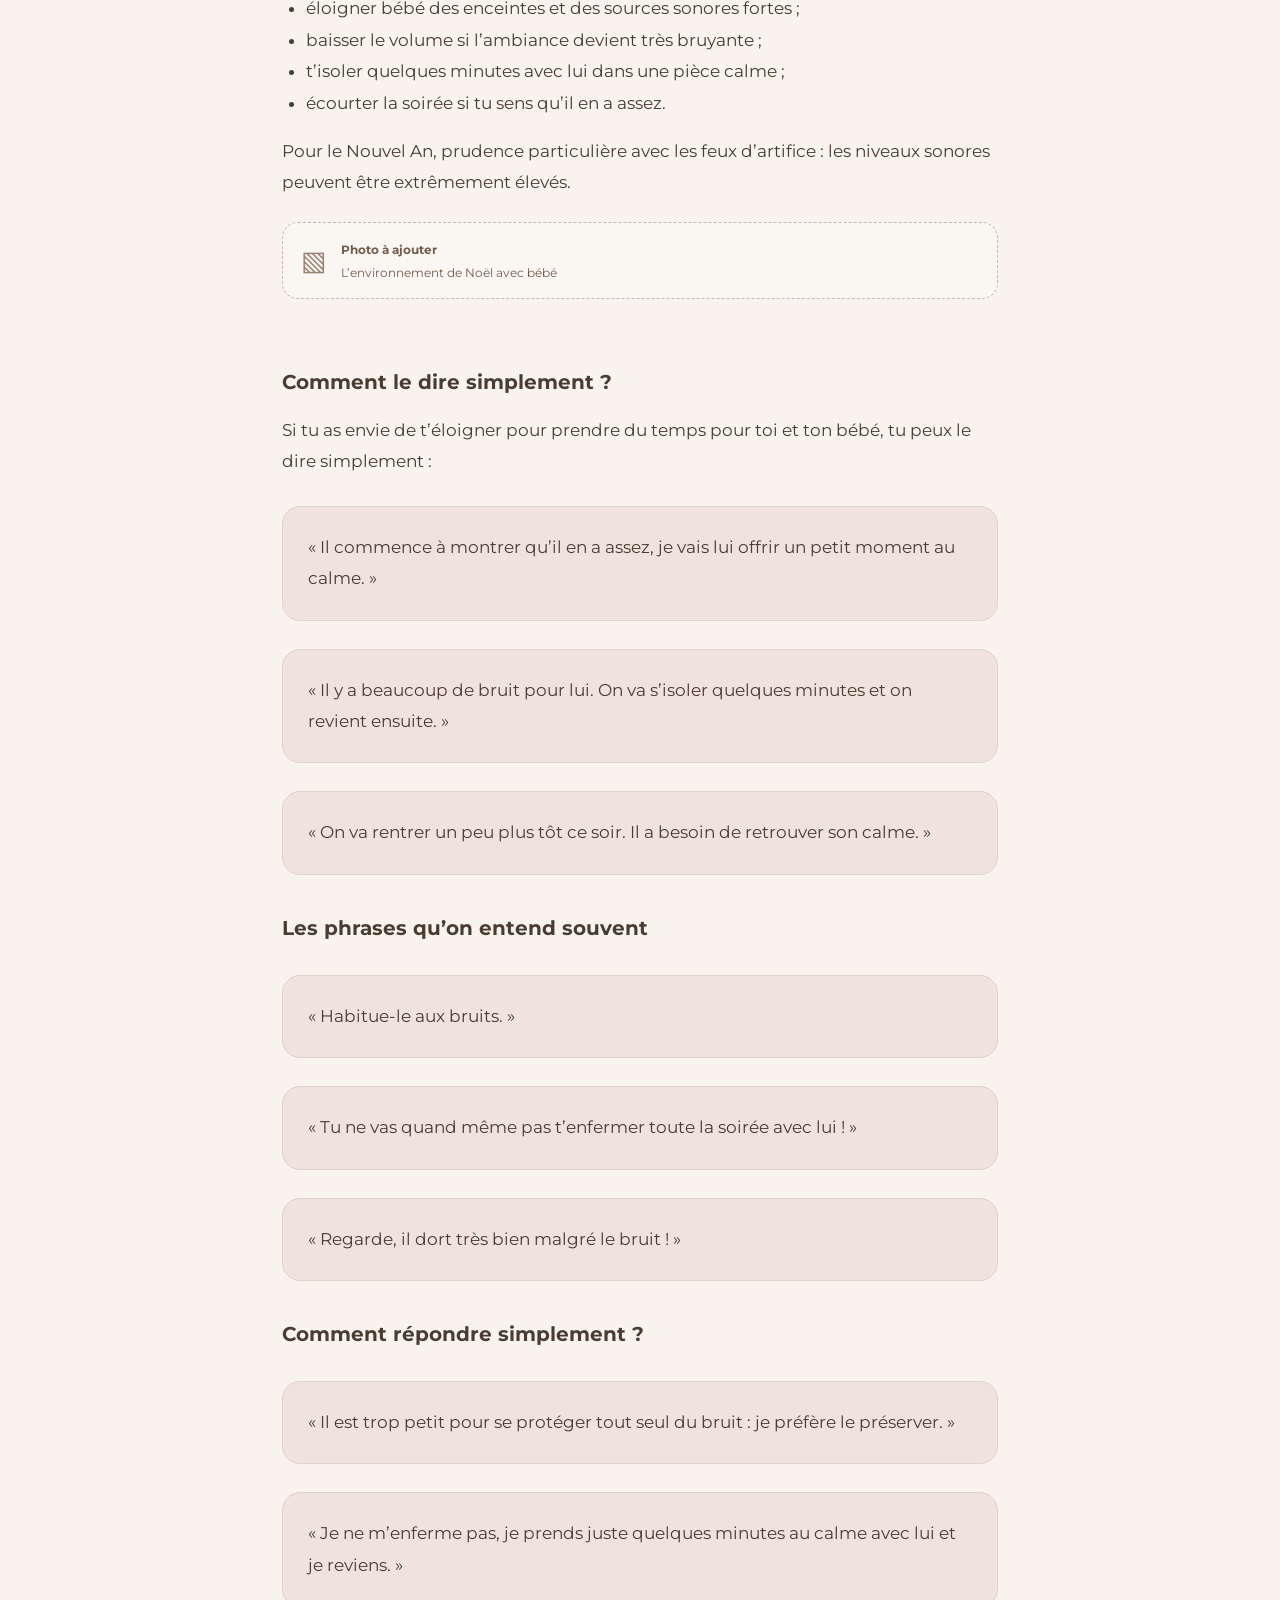
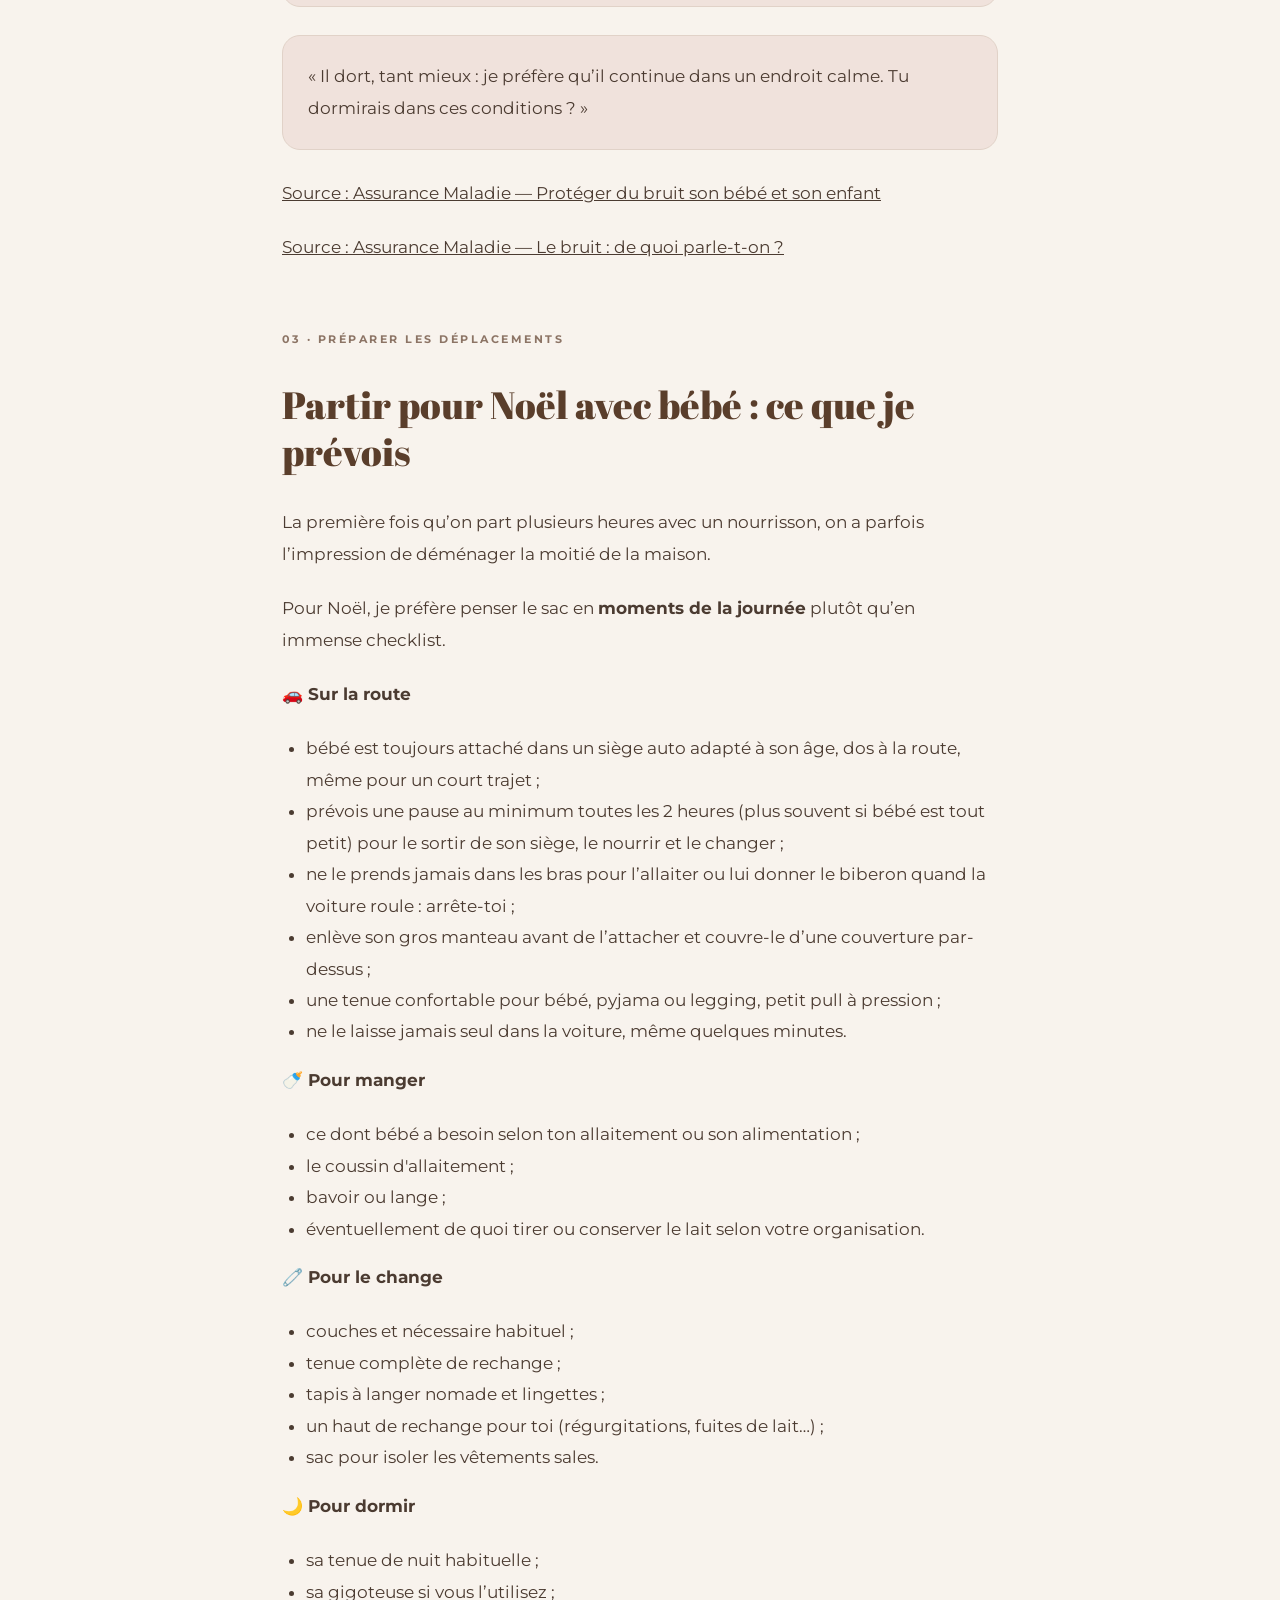
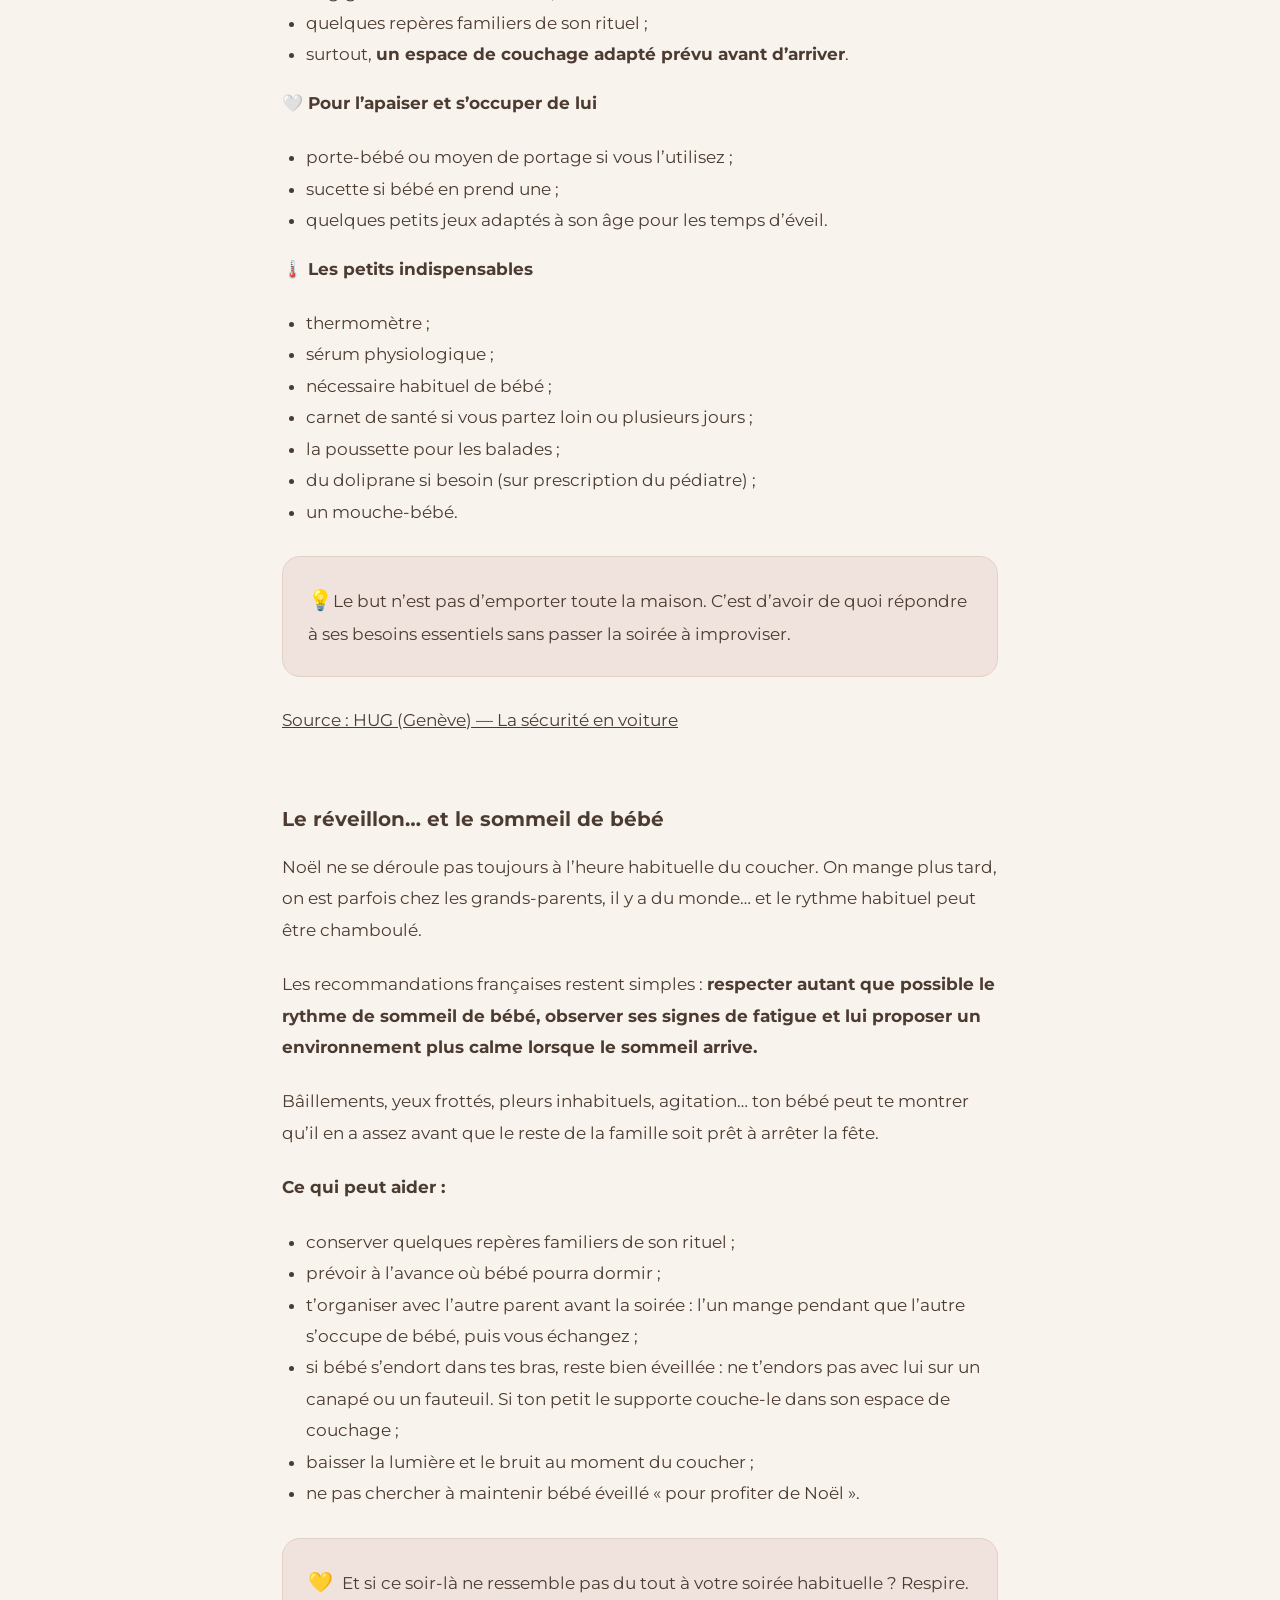
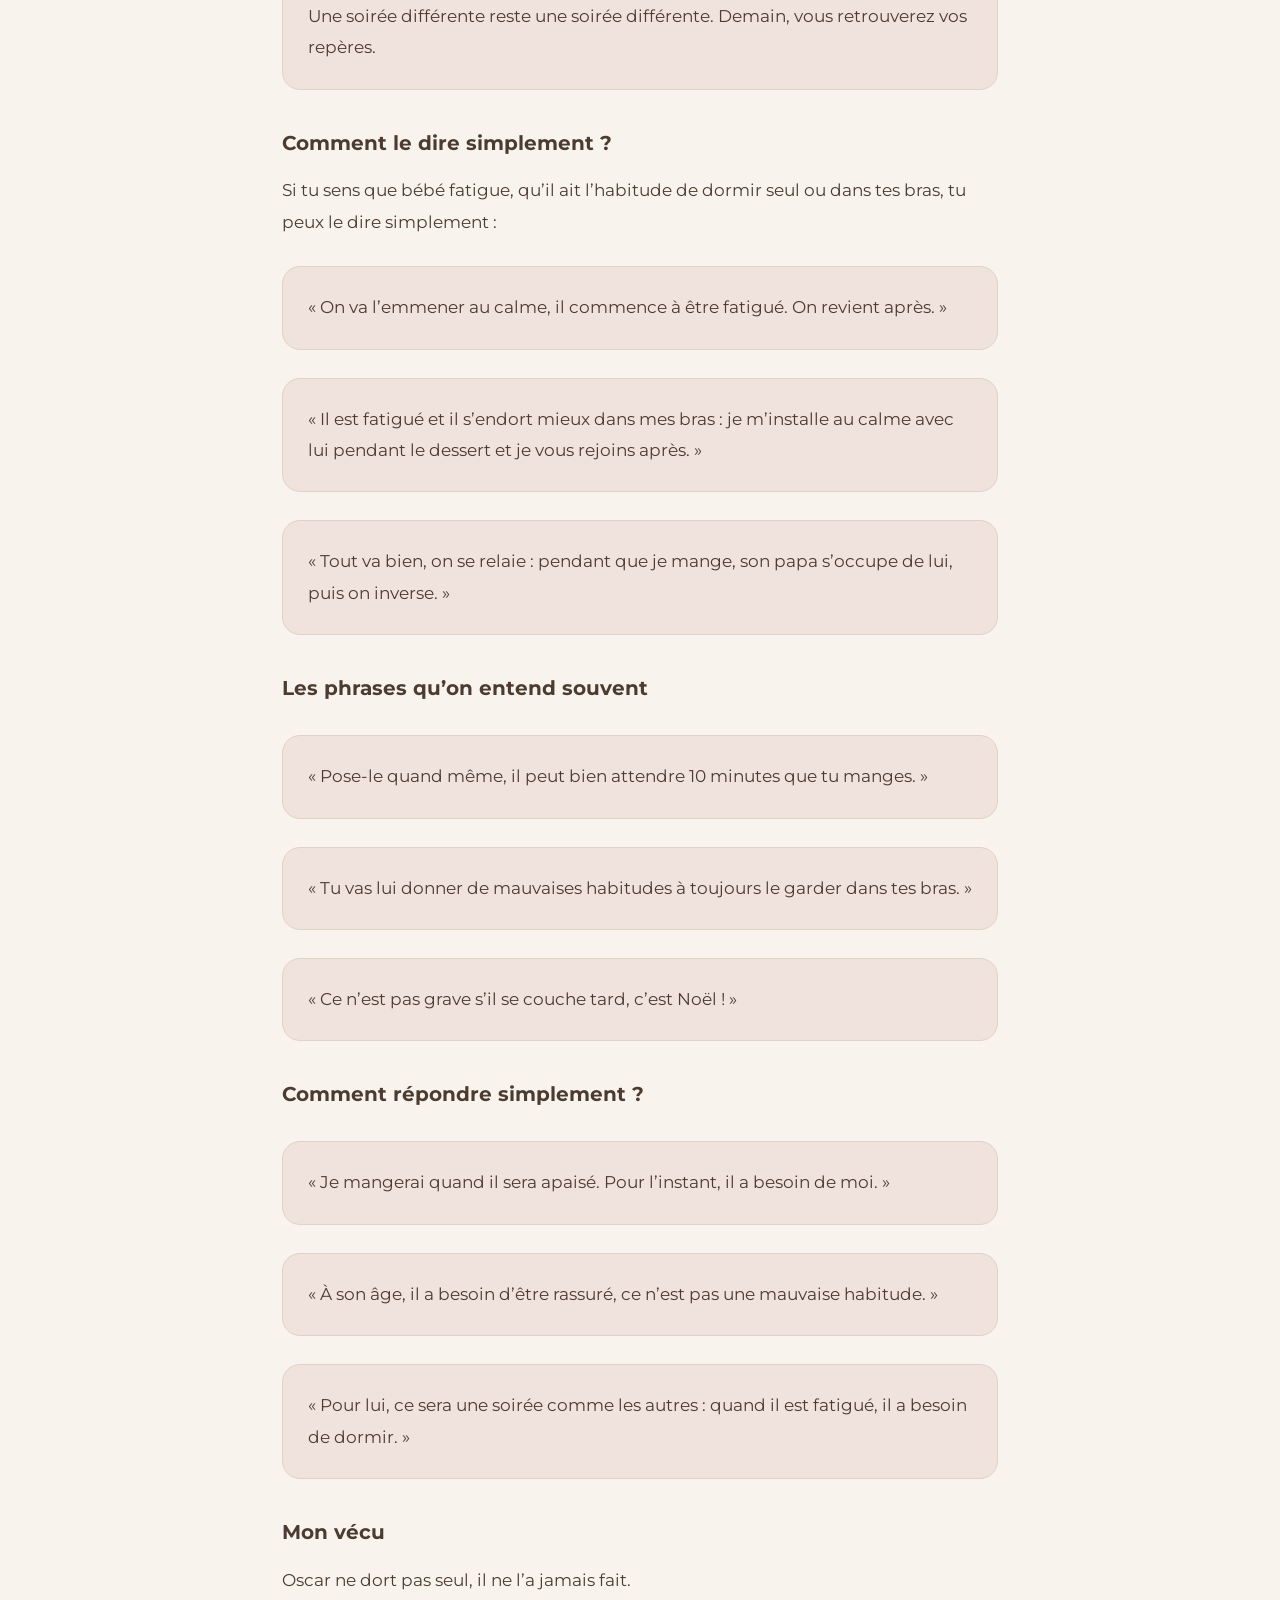
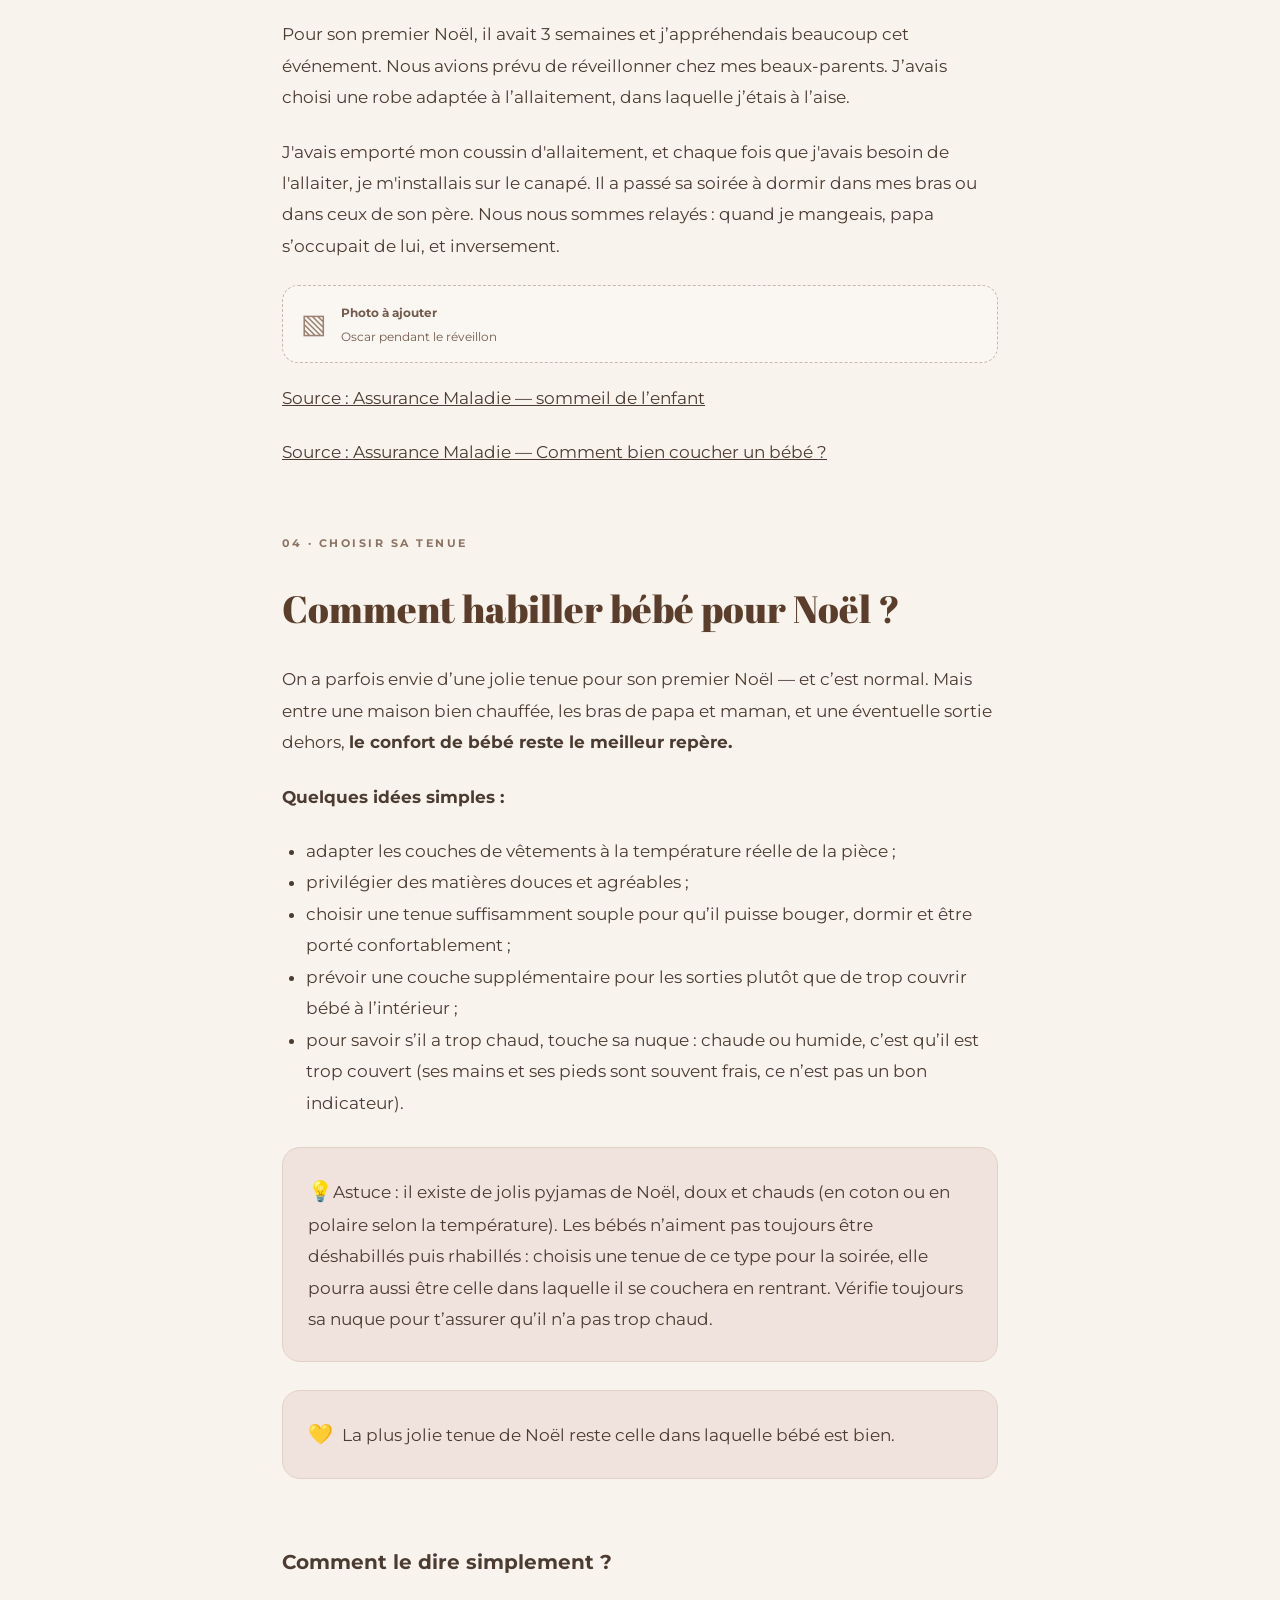
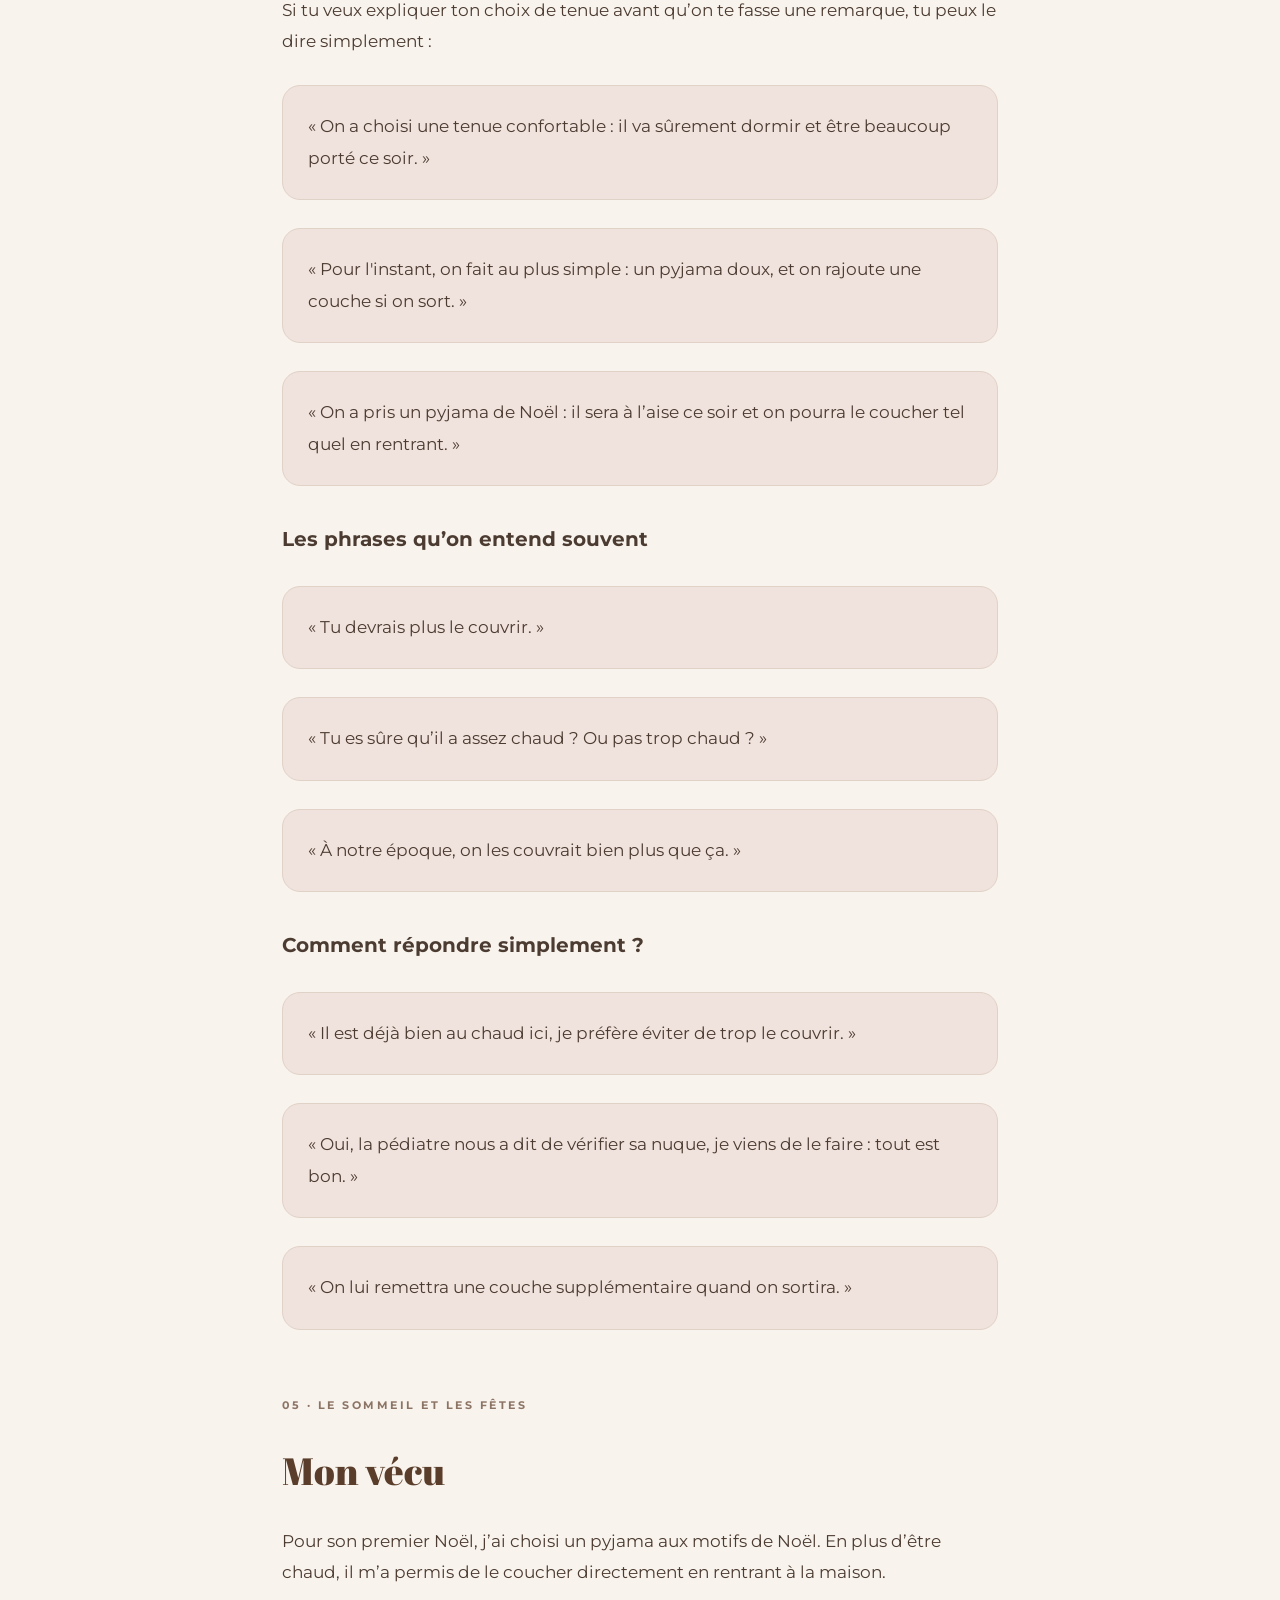
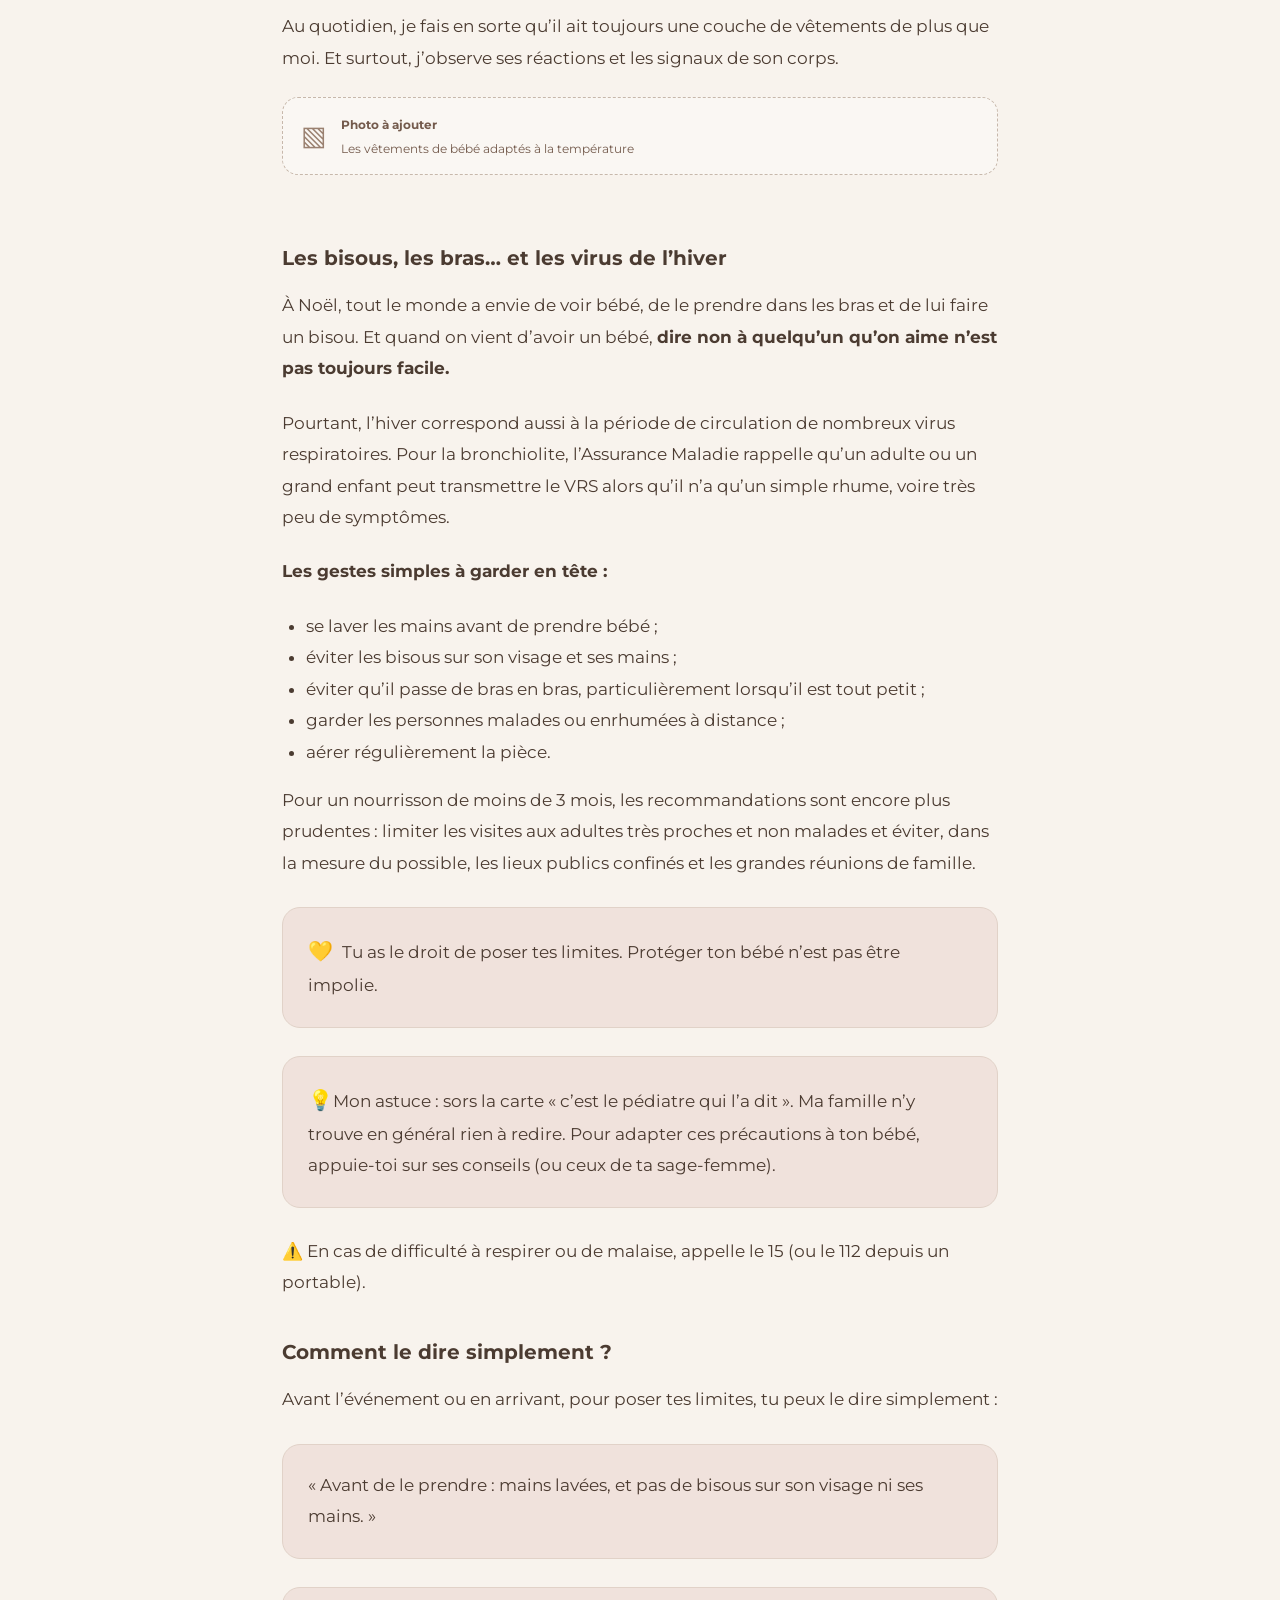
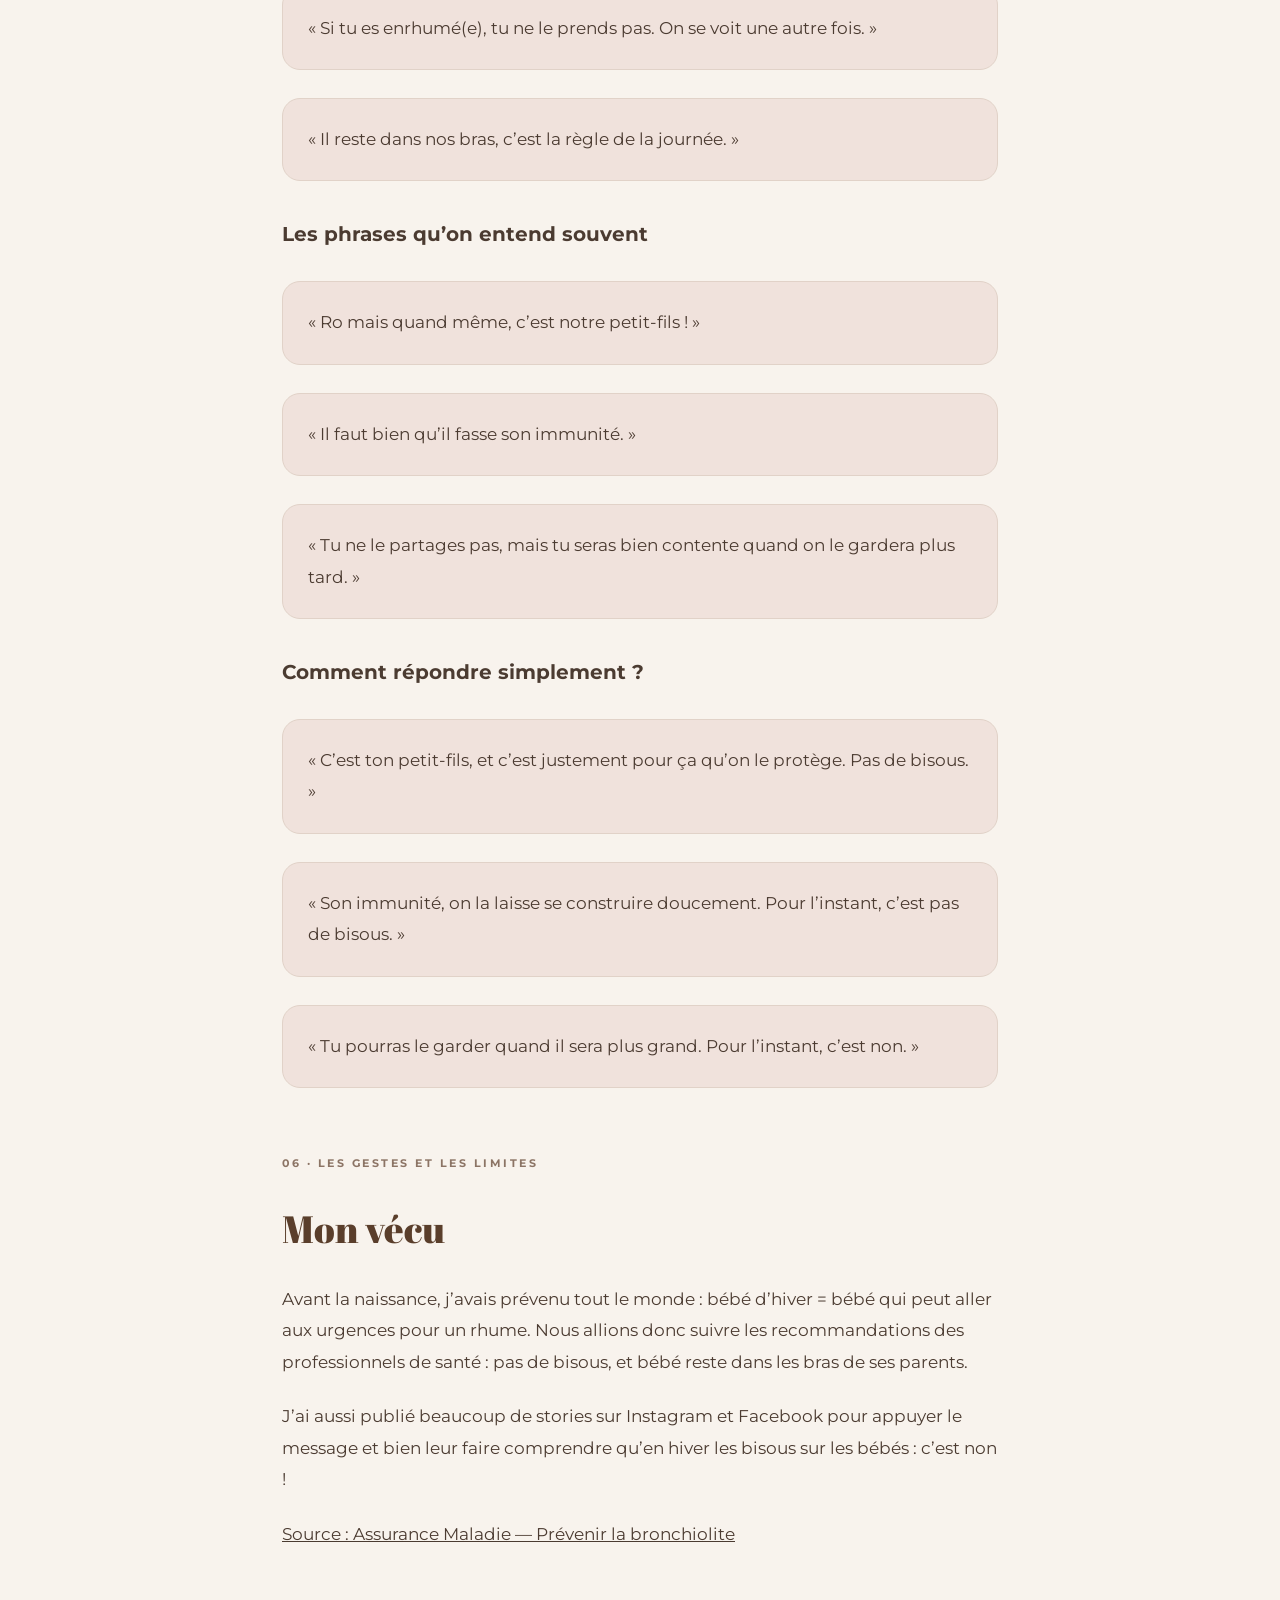
<file: brouillons/blog/premier-noel-avec-bebe/index.html>
<!doctype html><html lang="fr"><head><meta charset="utf-8"><meta name="viewport" content="width=device-width,initial-scale=1"><title>Premier Noël avec bébé | Mamjiz</title><meta name="description" content="Premier Noël avec bébé — Mamjiz."><link href="https://fonts.googleapis.com/css2?family=Abril+Fatface&family=Montserrat:wght@400;500;600;700&display=swap" rel="stylesheet"><style>:root{--bg:#f8f3ed;--brown:#5a3e2b;--pink:#f0e2dc}*{box-sizing:border-box}html{scroll-behavior:smooth}body{margin:0;background:var(--bg);color:#4b3b31;font:15px/1.85 Montserrat,sans-serif}a{color:inherit}header{position:sticky;top:0;background:#f8f3edf5;border-bottom:1px solid #e2d6cc;padding:13px 5%;display:flex;align-items:center;justify-content:space-between;z-index:5}.brand{font:28px 'Abril Fatface',serif;text-decoration:none;color:var(--brown)}header a:last-child{font-size:11px;font-weight:700;text-decoration:none;border:1px solid var(--brown);padding:9px 15px;border-radius:25px}main{max-width:760px;padding:0 22px 115px;margin:auto}.hero{text-align:center;padding:65px 0 35px}.eyebrow{font-size:11px;text-transform:uppercase;letter-spacing:2.5px;font-weight:700;color:#8c7465}h1,h2{font-family:'Abril Fatface',Georgia,serif;color:var(--brown);font-weight:400;line-height:1.25}h1{font-size:clamp(39px,8vw,65px);margin:22px 0}h2{font-size:clamp(29px,5vw,38px)}.hero p{max-width:520px;margin:auto}.illustration{height:240px;margin:36px auto 0;border-radius:150px 150px 16px 16px;background:radial-gradient(circle,#f9e9de 0 25%,#e9c8bb 26% 50%,#d3c3b2 51%);display:grid;place-items:center;font-size:85px;max-width:510px}.intro{font-size:17px;margin:40px 0}.intro p{margin:0 0 23px}.highlight{font:27px 'Abril Fatface',serif;color:var(--brown)}.gift,.tip,.product,.toc{border:1px solid #e1d2c8;border-radius:18px;padding:25px;margin:28px 0}.gift,.tip{background:var(--pink)}.gift{text-align:center;padding:35px 25px}.btn{display:inline-block;background:var(--brown);color:#fff;border-radius:40px;text-decoration:none;text-transform:uppercase;font-size:11px;letter-spacing:1px;font-weight:700;padding:13px 22px;margin-top:12px}.toc a{display:block;text-decoration:none;border-bottom:1px solid #e3d7cd;padding:8px 0}.toc a:last-child{border:0}section{margin:65px 0;scroll-margin-top:95px}.product{background:#fffdfb}.product strong{font-size:18px;color:var(--brown)}.small{font-size:12px;color:#77665c}.related a{display:block;margin:10px 0;padding:16px;border:1px solid #e1d2c8;border-radius:12px;text-decoration:none}.bottom{display:none}@media(max-width:650px){.hero{padding-top:45px}.intro{font-size:15px}.bottom{display:flex;justify-content:space-around;position:fixed;bottom:12px;left:12px;right:12px;border-radius:40px;background:#fffcf8f5;box-shadow:0 4px 25px #473a2b30;padding:11px 5px;z-index:8}.bottom a{text-decoration:none;font-size:11px;text-align:center}.bottom span{display:block;font-size:21px}.bottom .active{background:var(--brown);color:white;border-radius:25px;padding:0 16px}}.story .symbol,.advice .symbol{display:inline-block;margin-right:9px;color:#c76b5b;font-size:20px;font-style:normal}.tip.story,.tip.advice{font-style:normal}.tip.story i,.tip.advice i{font-style:normal}.check{position:relative;padding-left:24px;border-left:0;margin:12px 0}.check::before{content:"•";position:absolute;left:3px;top:0;color:#8c7465;font-weight:700}.article-list{padding-left:24px}.product .btn{margin-top:16px}.product p{margin-bottom:12px}.toc{line-height:1.7}.product{display:flex;flex-direction:column;align-items:flex-start;gap:12px;min-width:0;overflow-wrap:anywhere}.product strong{display:block;line-height:1.5;max-width:100%}.product .btn{display:inline-flex;align-items:center;justify-content:center;max-width:100%;white-space:normal;text-align:center;margin-top:10px;line-height:1.5}.product p{margin:0}.tip.advice{display:flex;align-items:flex-start;gap:12px;overflow-wrap:anywhere}.tip.advice .symbol{flex:0 0 auto;margin-right:0}.tip.advice>span:last-child{min-width:0;flex:1}.tip.story{overflow-wrap:anywhere}section h3{font-size:22px;line-height:1.45;color:var(--brown);margin:32px 0 16px}header{background:#f8f3ed;box-shadow:0 1px 0 #e2d6cc}@media(max-width:650px){.product{padding:24px 22px}.product .btn{font-size:11px;padding:13px 20px}section h3{font-size:20px}}.product-photo{display:block;width:100%;height:180px;object-fit:contain;object-position:center;border-radius:12px;background:#faf6f2}.product-photo-amazon{background:#fff;object-fit:contain}.product-photo-bercea{height:330px;object-fit:contain;background:#faf6f2}@media(max-width:650px){.product-photo{height:165px}.product-photo-bercea{height:330px}}.product strong{width:100%;text-align:center}.product .btn{align-self:center;margin-left:auto;margin-right:auto} .tip.advice{display:block}.tip.story{display:block} .article-subsection{margin:22px 0 35px}.article-subsection h3{margin:30px 0 14px}.toc a{overflow-wrap:anywhere}.product .btn{display:inline-block;text-align:center;max-width:100%} .intro{overflow-wrap:anywhere}  .product{margin:22px 0 28px}.product strong{display:block;margin-bottom:12px}.product .btn{display:inline-block;text-align:center;margin:6px 0;max-width:100%}.photo-pending{display:flex;align-items:center;gap:14px;border:1px dashed #c7b8ab;border-radius:16px;background:#faf7f3;padding:16px 18px;margin:16px 0 20px;color:#745b4d;text-align:left}.photo-pending-icon{font-size:27px;line-height:1;color:#9a8170}.photo-pending strong{display:block;font-size:12px;font-weight:700}.photo-pending small{display:block;font-size:12px;line-height:1.5;margin-top:3px}.affiliate-note{font-size:12px;line-height:1.6;color:#7a685e;margin:12px 0 24px}.product .photo-pending{margin:12px 0 16px}.related h2{text-align:center}.related a{text-align:center;display:flex;align-items:center;justify-content:center;padding:18px 20px;min-height:76px;line-height:1.45;text-decoration:none;color:#5a3e2b;border-bottom:1px solid #e1d7cd}.related a:last-child{border-bottom:0}</style></head><body><header><a class="brand" href="/">Mamjiz ♡</a><a href="/cadeaux-gratuits/">CADEAUX GRATUITS ♡</a></header><main><div class="hero"><div class="eyebrow">Vie avec bébé · Mon carnet de maman</div><h1>Premier Noël avec bébé</h1></div><div class="toc"><div class="eyebrow">Dans cet article</div><a href="#introduction">01 · Introduction</a><a href="#section-2">02 · Beaucoup de monde, beaucoup de bruit… parfois trop pour bébé</a><a href="#section-6">03 · Partir pour Noël avec bébé : ce que je prévois</a><a href="#section-12">04 · Comment habiller bébé pour Noël ?</a><a href="#section-16">05 · Mon vécu</a><a href="#section-21">06 · Mon vécu</a><a href="#section-26">07 · Mon vécu</a><a href="#section-28">08 · Vous êtes en train de créer vos propres traditions.</a></div><div class="intro" id="introduction"><div class="eyebrow">01 · Introduction</div><p>On imagine souvent le premier Noël avec bébé comme un moment tout doux : les lumières, les photos, les bras de toute la famille… et ce petit bout au milieu de tout ça.</p><p>Et puis il y a la vraie vie : les horaires décalés, le bruit, les microbes de l’hiver, les « juste un petit bisou ! », le sac à langer qui déborde et parfois un bébé qui décide que la fête est terminée bien avant le dessert.</p><p>Et il y a aussi les remarques. Dire non à sa famille sans passer pour la rabat-joie, répondre aux injonctions… ce n’est pas toujours simple. Tu as sûrement déjà entendu :</p><div class="photo-pending" role="note"><span class="photo-pending-icon" aria-hidden="true">▧</span><span><strong>Photo à ajouter</strong><small>La tenue de bébé pour Noël</small></span></div><div class="tip story"><span>« Oh ça va, il doit faire son immunité. »</span></div><div class="tip story"><span>« Tu vas en faire un capricieux. »</span></div><div class="tip story"><span>« Bois un peu d’alcool, ce n’est pas grave pour l’allaitement. »</span></div><div class="tip story"><span>« Habitue-le aux bruits. »</span></div><div class="tip story"><span class="symbol">💛</span><i>Moi aussi je suis passée par là. Entre les hormones et la fatigue, on est plus fragile émotionnellement, et il peut être difficile de répondre.</i></div><p>Ici, je te donne des pistes et des arguments pour répondre à ces injonctions.</p><p><b>Le but de cette page n’est pas de te faire peur ni de te donner une nouvelle liste de choses à réussir.</b></p><p>Je veux simplement te partager des repères fiables pour profiter des fêtes avec ton bébé, en adaptant selon son âge, votre famille et votre réalité.</p><p>🎄 Un joli premier Noël n’a pas besoin d’être parfait. Il a surtout besoin de vous ressembler.</p><div id="section-1" class="article-subsection"><h3>Ces conseils sont généraux et ne remplacent pas l’avis de ton médecin, de ta sage-femme ou de ton pédiatre.</h3><p>🎄 Dans cette page <i>(navigation rapide : clique sur un titre 👇)</i> :</p><ul class="article-list"><li>🤍 Quand bébé en a assez : bruit, agitation et besoin de calme</li><li>🚗 Partir pour Noël avec bébé</li><li>🌙 Le réveillon et le sommeil de bébé</li><li>🧣 Comment habiller bébé</li><li>🤧 Les bisous, les bras… et les virus de l’hiver</li><li>👶 Les précautions particulières avant 3 mois</li><li>📖 Les sources utilisées</li></ul><section id="section-2"><div class="eyebrow">02 · Respecter son rythme</div><h2>Beaucoup de monde, beaucoup de bruit… parfois trop pour bébé</h2><p>Une maison pleine, plusieurs conversations en même temps, de la musique, des enfants qui jouent, des éclats de rire…</p><p>Pour nous, c’est la fête. Pour un nourrisson, cela peut représenter énormément de stimulations.</p><p>L’Assurance Maladie rappelle que <b>bébé ne sait pas encore se protéger lui-même des bruits trop forts</b>. Elle recommande notamment de limiter le volume de la musique, d’éloigner bébé des enceintes et de préserver un environnement calme lorsqu’il dort.</p><p><b>Pendant les fêtes, tu peux simplement :</b></p><ul class="article-list"><li>observer ses signaux : il détourne le regard, s’agite, pleure ou semble épuisé ;</li><li>éloigner bébé des enceintes et des sources sonores fortes ;</li><li>baisser le volume si l’ambiance devient très bruyante ;</li><li>t’isoler quelques minutes avec lui dans une pièce calme ;</li><li>écourter la soirée si tu sens qu’il en a assez.</li></ul><p>Pour le Nouvel An, prudence particulière avec les feux d’artifice : les niveaux sonores peuvent être extrêmement élevés.</p><div class="photo-pending" role="note"><span class="photo-pending-icon" aria-hidden="true">▧</span><span><strong>Photo à ajouter</strong><small>L’environnement de Noël avec bébé</small></span></div></section></div><div id="section-3" class="article-subsection"><h3>Comment le dire simplement ?</h3><p>Si tu as envie de t’éloigner pour prendre du temps pour toi et ton bébé, tu peux le dire simplement :</p><div class="tip story"><span>« Il commence à montrer qu’il en a assez, je vais lui offrir un petit moment au calme. »</span></div><div class="tip story"><span>« Il y a beaucoup de bruit pour lui. On va s’isoler quelques minutes et on revient ensuite. »</span></div><div class="tip story"><span>« On va rentrer un peu plus tôt ce soir. Il a besoin de retrouver son calme. »</span></div></div><div id="section-4" class="article-subsection"><h3>Les phrases qu’on entend souvent</h3><div class="tip story"><span>« Habitue-le aux bruits. »</span></div><div class="tip story"><span>« Tu ne vas quand même pas t’enfermer toute la soirée avec lui ! »</span></div><div class="tip story"><span>« Regarde, il dort très bien malgré le bruit ! »</span></div></div><div id="section-5" class="article-subsection"><h3>Comment répondre simplement ?</h3><div class="tip story"><span>« Il est trop petit pour se protéger tout seul du bruit : je préfère le préserver. »</span></div><div class="tip story"><span>« Je ne m’enferme pas, je prends juste quelques minutes au calme avec lui et je reviens. »</span></div><div class="tip story"><span>« Il dort, tant mieux : je préfère qu’il continue dans un endroit calme. Tu dormirais dans ces conditions ? »</span></div><p><a href="https://www.ameli.fr/assure/sante/themes/bruit-sante/proteger-du-bruit-son-bebe-et-son-enfant" target="_blank" rel="sponsored noopener noreferrer">Source : Assurance Maladie — Protéger du bruit son bébé et son enfant</a></p><p><a href="https://www.ameli.fr/assure/sante/themes/bruit-sante/le-bruit-de-quoi-parle-t" target="_blank" rel="sponsored noopener noreferrer">Source : Assurance Maladie — Le bruit : de quoi parle-t-on ?</a></p><section id="section-6"><div class="eyebrow">03 · Préparer les déplacements</div><h2>Partir pour Noël avec bébé : ce que je prévois</h2><p>La première fois qu’on part plusieurs heures avec un nourrisson, on a parfois l’impression de déménager la moitié de la maison.</p><p>Pour Noël, je préfère penser le sac en <b>moments de la journée</b> plutôt qu’en immense checklist.</p><p><b>🚗 Sur la route</b></p><ul class="article-list"><li>bébé est toujours attaché dans un siège auto adapté à son âge, dos à la route, même pour un court trajet ;</li><li>prévois une pause au minimum toutes les 2 heures (plus souvent si bébé est tout petit) pour le sortir de son siège, le nourrir et le changer ;</li><li>ne le prends jamais dans les bras pour l’allaiter ou lui donner le biberon quand la voiture roule : arrête-toi ;</li><li>enlève son gros manteau avant de l’attacher et couvre-le d’une couverture par-dessus ;</li><li>une tenue confortable pour bébé, pyjama ou legging, petit pull à pression ;</li><li>ne le laisse jamais seul dans la voiture, même quelques minutes.</li></ul><p><b>🍼 Pour manger</b></p><ul class="article-list"><li>ce dont bébé a besoin selon ton allaitement ou son alimentation ;</li><li>le coussin d'allaitement ;</li><li>bavoir ou lange ;</li><li>éventuellement de quoi tirer ou conserver le lait selon votre organisation.</li></ul><p><b>🧷 Pour le change</b></p><ul class="article-list"><li>couches et nécessaire habituel ;</li><li>tenue complète de rechange ;</li><li>tapis à langer nomade et lingettes ;</li><li>un haut de rechange pour toi (régurgitations, fuites de lait…) ;</li><li>sac pour isoler les vêtements sales.</li></ul><p><b>🌙 Pour dormir</b></p><ul class="article-list"><li>sa tenue de nuit habituelle ;</li><li>sa gigoteuse si vous l’utilisez ;</li><li>quelques repères familiers de son rituel ;</li><li>surtout, <b>un espace de couchage adapté prévu avant d’arriver</b>.</li></ul><p><b>🤍 Pour l’apaiser et s’occuper de lui</b></p><ul class="article-list"><li>porte-bébé ou moyen de portage si vous l’utilisez ;</li><li>sucette si bébé en prend une ;</li><li>quelques petits jeux adaptés à son âge pour les temps d’éveil.</li></ul><p><b>🌡️ Les petits indispensables</b></p><ul class="article-list"><li>thermomètre ;</li><li>sérum physiologique ;</li><li>nécessaire habituel de bébé ;</li><li>carnet de santé si vous partez loin ou plusieurs jours ;</li><li>la poussette pour les balades ;</li><li>du doliprane si besoin (sur prescription du pédiatre) ;</li><li>un mouche-bébé.</li></ul><div class="tip advice"><span class="symbol">💡</span><i>Le but n’est pas d’emporter toute la maison. C’est d’avoir de quoi répondre à ses besoins essentiels sans passer la soirée à improviser.</i></div><p><a href="https://www.hug.ch/obstetrique/securite-voiture" target="_blank" rel="sponsored noopener noreferrer">Source : HUG (Genève) — La sécurité en voiture</a></p></section></div><div id="section-7" class="article-subsection"><h3>Le réveillon… et le sommeil de bébé</h3><p>Noël ne se déroule pas toujours à l’heure habituelle du coucher. On mange plus tard, on est parfois chez les grands-parents, il y a du monde… et le rythme habituel peut être chamboulé.</p><p>Les recommandations françaises restent simples : <b>respecter autant que possible le rythme de sommeil de bébé, observer ses signes de fatigue et lui proposer un environnement plus calme lorsque le sommeil arrive.</b></p><p>Bâillements, yeux frottés, pleurs inhabituels, agitation… ton bébé peut te montrer qu’il en a assez avant que le reste de la famille soit prêt à arrêter la fête.</p><p><b>Ce qui peut aider :</b></p><ul class="article-list"><li>conserver quelques repères familiers de son rituel ;</li><li>prévoir à l’avance où bébé pourra dormir ;</li><li>t’organiser avec l’autre parent avant la soirée : l’un mange pendant que l’autre s’occupe de bébé, puis vous échangez ;</li><li>si bébé s’endort dans tes bras, reste bien éveillée : ne t’endors pas avec lui sur un canapé ou un fauteuil. Si ton petit le supporte couche-le dans son espace de couchage ;</li><li>baisser la lumière et le bruit au moment du coucher ;</li><li>ne pas chercher à maintenir bébé éveillé « pour profiter de Noël ».</li></ul><div class="tip story"><span class="symbol">💛</span><i>Et si ce soir-là ne ressemble pas du tout à votre soirée habituelle ? Respire. Une soirée différente reste une soirée différente. Demain, vous retrouverez vos repères.</i></div></div><div id="section-8" class="article-subsection"><h3>Comment le dire simplement ?</h3><p>Si tu sens que bébé fatigue, qu’il ait l’habitude de dormir seul ou dans tes bras, tu peux le dire simplement :</p><div class="tip story"><span>« On va l’emmener au calme, il commence à être fatigué. On revient après. »</span></div><div class="tip story"><span>« Il est fatigué et il s’endort mieux dans mes bras : je m’installe au calme avec lui pendant le dessert et je vous rejoins après. »</span></div><div class="tip story"><span>« Tout va bien, on se relaie : pendant que je mange, son papa s’occupe de lui, puis on inverse. »</span></div></div><div id="section-9" class="article-subsection"><h3>Les phrases qu’on entend souvent</h3><div class="tip story"><span>« Pose-le quand même, il peut bien attendre 10 minutes que tu manges. »</span></div><div class="tip story"><span>« Tu vas lui donner de mauvaises habitudes à toujours le garder dans tes bras. »</span></div><div class="tip story"><span>« Ce n’est pas grave s’il se couche tard, c’est Noël ! »</span></div></div><div id="section-10" class="article-subsection"><h3>Comment répondre simplement ?</h3><div class="tip story"><span>« Je mangerai quand il sera apaisé. Pour l’instant, il a besoin de moi. »</span></div><div class="tip story"><span>« À son âge, il a besoin d’être rassuré, ce n’est pas une mauvaise habitude. »</span></div><div class="tip story"><span>« Pour lui, ce sera une soirée comme les autres : quand il est fatigué, il a besoin de dormir. »</span></div></div><div id="section-11" class="article-subsection"><h3>Mon vécu</h3><p>Oscar ne dort pas seul, il ne l’a jamais fait.</p><p>Pour son premier Noël, il avait 3 semaines et j’appréhendais beaucoup cet événement. Nous avions prévu de réveillonner chez mes beaux-parents. J’avais choisi une robe adaptée à l’allaitement, dans laquelle j’étais à l’aise.</p><p>J'avais emporté mon coussin d'allaitement, et chaque fois que j'avais besoin de l'allaiter, je m'installais sur le canapé. Il a passé sa soirée à dormir dans mes bras ou dans ceux de son père. Nous nous sommes relayés : quand je mangeais, papa s’occupait de lui, et inversement.</p><div class="photo-pending" role="note"><span class="photo-pending-icon" aria-hidden="true">▧</span><span><strong>Photo à ajouter</strong><small>Oscar pendant le réveillon</small></span></div><p><a href="https://www.ameli.fr/assure/sante/themes/troubles-sommeil-enfant/hygiene-vie-bon-sommeil-enfant" target="_blank" rel="sponsored noopener noreferrer">Source : Assurance Maladie — sommeil de l’enfant</a></p><p><a href="https://www.ameli.fr/assure/sante/bons-gestes/bebe/coucher-bebe" target="_blank" rel="sponsored noopener noreferrer">Source : Assurance Maladie — Comment bien coucher un bébé ?</a></p><section id="section-12"><div class="eyebrow">04 · Choisir sa tenue</div><h2>Comment habiller bébé pour Noël ?</h2><p>On a parfois envie d’une jolie tenue pour son premier Noël — et c’est normal. Mais entre une maison bien chauffée, les bras de papa et maman, et une éventuelle sortie dehors, <b>le confort de bébé reste le meilleur repère.</b></p><p><b>Quelques idées simples :</b></p><ul class="article-list"><li>adapter les couches de vêtements à la température réelle de la pièce ;</li><li>privilégier des matières douces et agréables ;</li><li>choisir une tenue suffisamment souple pour qu’il puisse bouger, dormir et être porté confortablement ;</li><li>prévoir une couche supplémentaire pour les sorties plutôt que de trop couvrir bébé à l’intérieur ;</li><li>pour savoir s’il a trop chaud, touche sa nuque : chaude ou humide, c’est qu’il est trop couvert (ses mains et ses pieds sont souvent frais, ce n’est pas un bon indicateur).</li></ul><div class="tip advice"><span class="symbol">💡</span><i>Astuce : il existe de jolis pyjamas de Noël, doux et chauds (en coton ou en polaire selon la température). Les bébés n’aiment pas toujours être déshabillés puis rhabillés : choisis une tenue de ce type pour la soirée, elle pourra aussi être celle dans laquelle il se couchera en rentrant. Vérifie toujours sa nuque pour t’assurer qu’il n’a pas trop chaud.</i></div><div class="tip story"><span class="symbol">💛</span><i>La plus jolie tenue de Noël reste celle dans laquelle bébé est bien.</i></div></section></div><div id="section-13" class="article-subsection"><h3>Comment le dire simplement ?</h3><p>Si tu veux expliquer ton choix de tenue avant qu’on te fasse une remarque, tu peux le dire simplement :</p><div class="tip story"><span>« On a choisi une tenue confortable : il va sûrement dormir et être beaucoup porté ce soir. »</span></div><div class="tip story"><span>« Pour l'instant, on fait au plus simple : un pyjama doux, et on rajoute une couche si on sort. »</span></div><div class="tip story"><span>« On a pris un pyjama de Noël : il sera à l’aise ce soir et on pourra le coucher tel quel en rentrant. »</span></div></div><div id="section-14" class="article-subsection"><h3>Les phrases qu’on entend souvent</h3><div class="tip story"><span>« Tu devrais plus le couvrir. »</span></div><div class="tip story"><span>« Tu es sûre qu’il a assez chaud ? Ou pas trop chaud ? »</span></div><div class="tip story"><span>« À notre époque, on les couvrait bien plus que ça. »</span></div></div><div id="section-15" class="article-subsection"><h3>Comment répondre simplement ?</h3><div class="tip story"><span>« Il est déjà bien au chaud ici, je préfère éviter de trop le couvrir. »</span></div><div class="tip story"><span>« Oui, la pédiatre nous a dit de vérifier sa nuque, je viens de le faire : tout est bon. »</span></div><div class="tip story"><span>« On lui remettra une couche supplémentaire quand on sortira. »</span></div><section id="section-16"><div class="eyebrow">05 · Le sommeil et les fêtes</div><h2>Mon vécu</h2><p>Pour son premier Noël, j’ai choisi un pyjama aux motifs de Noël. En plus d’être chaud, il m’a permis de le coucher directement en rentrant à la maison.</p><p>Au quotidien, je fais en sorte qu’il ait toujours une couche de vêtements de plus que moi. Et surtout, j’observe ses réactions et les signaux de son corps.</p><div class="photo-pending" role="note"><span class="photo-pending-icon" aria-hidden="true">▧</span><span><strong>Photo à ajouter</strong><small>Les vêtements de bébé adaptés à la température</small></span></div></section></div><div id="section-17" class="article-subsection"><h3>Les bisous, les bras… et les virus de l’hiver</h3><p>À Noël, tout le monde a envie de voir bébé, de le prendre dans les bras et de lui faire un bisou. Et quand on vient d’avoir un bébé, <b>dire non à quelqu’un qu’on aime n’est pas toujours facile.</b></p><p>Pourtant, l’hiver correspond aussi à la période de circulation de nombreux virus respiratoires. Pour la bronchiolite, l’Assurance Maladie rappelle qu’un adulte ou un grand enfant peut transmettre le VRS alors qu’il n’a qu’un simple rhume, voire très peu de symptômes.</p><p><b>Les gestes simples à garder en tête :</b></p><ul class="article-list"><li>se laver les mains avant de prendre bébé ;</li><li>éviter les bisous sur son visage et ses mains ;</li><li>éviter qu’il passe de bras en bras, particulièrement lorsqu’il est tout petit ;</li><li>garder les personnes malades ou enrhumées à distance ;</li><li>aérer régulièrement la pièce.</li></ul><p>Pour un nourrisson de moins de 3 mois, les recommandations sont encore plus prudentes : limiter les visites aux adultes très proches et non malades et éviter, dans la mesure du possible, les lieux publics confinés et les grandes réunions de famille.</p><div class="tip story"><span class="symbol">💛</span><i>Tu as le droit de poser tes limites. Protéger ton bébé n’est pas être impolie.</i></div><div class="tip advice"><span class="symbol">💡</span><i>Mon astuce : sors la carte « c’est le pédiatre qui l’a dit ». Ma famille n’y trouve en général rien à redire. Pour adapter ces précautions à ton bébé, appuie-toi sur ses conseils (ou ceux de ta sage-femme).</i></div><p>⚠️ En cas de difficulté à respirer ou de malaise, appelle le 15 (ou le 112 depuis un portable).</p></div><div id="section-18" class="article-subsection"><h3>Comment le dire simplement ?</h3><p>Avant l’événement ou en arrivant, pour poser tes limites, tu peux le dire simplement :</p><div class="tip story"><span>« Avant de le prendre : mains lavées, et pas de bisous sur son visage ni ses mains. »</span></div><div class="tip story"><span>« Si tu es enrhumé(e), tu ne le prends pas. On se voit une autre fois. »</span></div><div class="tip story"><span>« Il reste dans nos bras, c’est la règle de la journée. »</span></div></div><div id="section-19" class="article-subsection"><h3>Les phrases qu’on entend souvent</h3><div class="tip story"><span>« Ro mais quand même, c’est notre petit-fils ! »</span></div><div class="tip story"><span>« Il faut bien qu’il fasse son immunité. »</span></div><div class="tip story"><span>« Tu ne le partages pas, mais tu seras bien contente quand on le gardera plus tard. »</span></div></div><div id="section-20" class="article-subsection"><h3>Comment répondre simplement ?</h3><div class="tip story"><span>« C’est ton petit-fils, et c’est justement pour ça qu’on le protège. Pas de bisous. »</span></div><div class="tip story"><span>« Son immunité, on la laisse se construire doucement. Pour l’instant, c’est pas de bisous. »</span></div><div class="tip story"><span>« Tu pourras le garder quand il sera plus grand. Pour l’instant, c’est non. »</span></div><section id="section-21"><div class="eyebrow">06 · Les gestes et les limites</div><h2>Mon vécu</h2><p>Avant la naissance, j’avais prévenu tout le monde : bébé d’hiver = bébé qui peut aller aux urgences pour un rhume. Nous allions donc suivre les recommandations des professionnels de santé : pas de bisous, et bébé reste dans les bras de ses parents.</p><p>J’ai aussi publié beaucoup de stories sur Instagram et Facebook pour appuyer le message et bien leur faire comprendre qu’en hiver les bisous sur les bébés : c’est non !</p><p><a href="https://www.ameli.fr/assure/sante/themes/bronchiolite/prevention" target="_blank" rel="sponsored noopener noreferrer">Source : Assurance Maladie — Prévenir la bronchiolite</a></p></section></div><div id="section-22" class="article-subsection"><h3>Bébé a moins de 3 mois ? Un Noël un peu différent</h3><p>Si ton bébé vient tout juste de naître, les recommandations françaises invitent à être particulièrement prudente pendant les premières semaines.</p><p>L’Assurance Maladie recommande notamment, pour les moins de 3 mois :</p><ul class="article-list"><li>de limiter les visites au cercle des adultes très proches et non malades ;</li><li>d’éviter que bébé passe de bras en bras ;</li><li>d’éviter les bisous ;</li><li>d’éviter autant que possible les lieux publics confinés et les grands rassemblements pendant cette période particulièrement vulnérable aux infections respiratoires.</li></ul><p>Le Carnet de santé rappelle également de limiter l’exposition aux lieux très fréquentés en période d’épidémie de bronchiolite.</p><p><b>Concrètement, ton premier Noël peut donc être plus petit.</b></p><p>Un déjeuner plutôt qu’une journée entière. Quelques proches plutôt que toute la famille. Une visite reportée parce que quelqu’un est enrhumé. Ou même un Noël tranquille chez vous.</p><p>Tu as le droit de refuser de faire comme chaque année : toi seule sais ce qui est bon pour toi et ton bébé.</p><div class="tip story"><span class="symbol">💛</span><i>Le premier Noël de bébé n’a pas besoin de ressembler à celui que les autres avaient imaginé.</i></div></div><div id="section-23" class="article-subsection"><h3>Comment le dire simplement ?</h3><p>Pour expliquer ton choix d’un Noël plus petit, tu peux le dire simplement :</p><div class="tip story"><span>« Il est encore tout petit, alors cette année on préfère un Noël plus tranquille. »</span></div><div class="tip story"><span>« Comme tu es enrhumé(e), on préfère éviter les câlins avec bébé. Vous vous rattraperez très vite. »</span></div><div class="tip story"><span>« On ne participe pas aux grands repas cette année. Ce n’est pas contre vous, nous prenons des précautions pour sa santé. »</span></div></div><div id="section-24" class="article-subsection"><h3>Les phrases qu’on entend souvent</h3><div class="tip story"><span>« Il est tout petit, ça ne va pas lui faire de mal de voir toute la famille. »</span></div><div class="tip story"><span>« Tu ne peux pas priver les grands-parents de leur petit-fils le jour de Noël. »</span></div><div class="tip story"><span>« De mon temps, on emmenait les bébés partout. »</span></div></div><div id="section-25" class="article-subsection"><h3>Comment répondre simplement ?</h3><div class="tip story"><span>« Justement, il est tout petit : c’est pour ça qu’on protège ses premières semaines. »</span></div><div class="tip story"><span>« Ils le verront très vite, mais pas cette fois : pour l’instant, on garde un Noël en petit comité. »</span></div><div class="tip story"><span>« On suit les recommandations des professionnels de santé pour ses premières semaines. »</span></div><section id="section-26"><div class="eyebrow">07 · Protéger les tout-petits</div><h2>Mon vécu</h2><p>Oscar est né le 30 novembre. Pour éviter les contaminations, j’ai refusé les visites à la maternité. Quand certaines personnes étaient choquées ou ne comprenaient pas, je leur expliquais que la maternité nous avait demandé de ne recevoir personne.</p><p>Le jour du retour à la maison, mes parents sont venus rencontrer Oscar en nous ramenant notre chien. Je leur ai d’abord demandé s’ils étaient malades. Nous avons pris des photos et nous avons gardé notre bébé dans nos bras. Nous avons simplement autorisé un bisou sur son bonnet, que nous avons retiré dès le départ des grands-parents.</p><p>Noël s’est déroulé très sereinement. Le lendemain, nous avons mangé du gâteau chez mes parents, et deux jours après chez le père de mon mari. À chaque fois, nous avons fait en sorte qu’Oscar puisse dormir sur nous, que ses temps de sommeil soient respectés et qu’il y ait peu de bruit.</p><p><a href="https://www.ameli.fr/assure/sante/themes/bronchiolite/prevention" target="_blank" rel="sponsored noopener noreferrer">Source : Assurance Maladie — Prévenir la bronchiolite</a></p><p><a href="https://www.ameli.fr/sites/default/files/Documents/carnet-sante-2025-specimen.pdf" target="_blank" rel="sponsored noopener noreferrer">Source : Carnet de santé de l’enfant</a></p></section></div><div id="section-27" class="article-subsection"><h3>Pour finir</h3><p>Ton premier Noël avec bébé ne sera peut-être pas celui que tu avais imaginé.</p><p>Peut-être que tu mangeras ton dessert avec bébé au sein. Peut-être que tu quitteras la table pour l’endormir. Peut-être que tu diras non à un bisou. Peut-être que vous partirez plus tôt. Et peut-être que la plus jolie photo de la soirée sera prise entre deux couches et un bâillement.</p><p><b>Ce n’est pas grave.</b></p><p>Les fêtes avec un nourrisson demandent surtout de s’adapter.</p><p>Aux besoins de bébé. À ton énergie. À votre famille.</p><section id="section-28"><div class="eyebrow">08 · Créer nos traditions</div><h2>Vous êtes en train de créer vos propres traditions.</h2><p>Et elles n’ont pas besoin d’être parfaites pour devenir de beaux souvenirs.</p><p>Les traditions familiales d’hier ne seront pas forcément celles d’aujourd’hui. Vous pouvez profiter de l’arrivée d’un tout-petit pour en créer de nouvelles. Sentez-vous libres.</p><p><i>Tu fais déjà de ton mieux. Tu n’es pas seule.</i> 🤍</p></section></div><section class="related"><h2>À découvrir aussi</h2><a href="/blog/mes-indispensables-allaitement/">Mes indispensables pour l’allaitement</a><a href="/brouillons/blog/mes-indispensables-perinee/">Mes indispensables pour le périnée</a><a href="/brouillons/blog/sommeil-bebe-ce-qui-a-change-nos-nuits/">Sommeil de bébé : ce qui a changé nos nuits</a><a href="/brouillons/blog/indispensables-jeune-maman/">Mes indispensables de jeune maman</a><a href="/brouillons/blog/organisation-preparation-post-partum/">Organiser et préparer son post-partum</a><a href="/brouillons/blog/rituels-du-soir-bebe/">Créer un rituel du soir pour bébé</a></section></div></main><nav class="bottom"><a href="/"><span>⌂</span>Accueil</a><a class="active" href="#section-1"><span>▤</span>Journal</a><a href="#section-2"><span>♡</span>Sélection</a><a href="/cadeaux-gratuits/"><span>✧</span>Gratuit</a></nav></body></html>
</file>
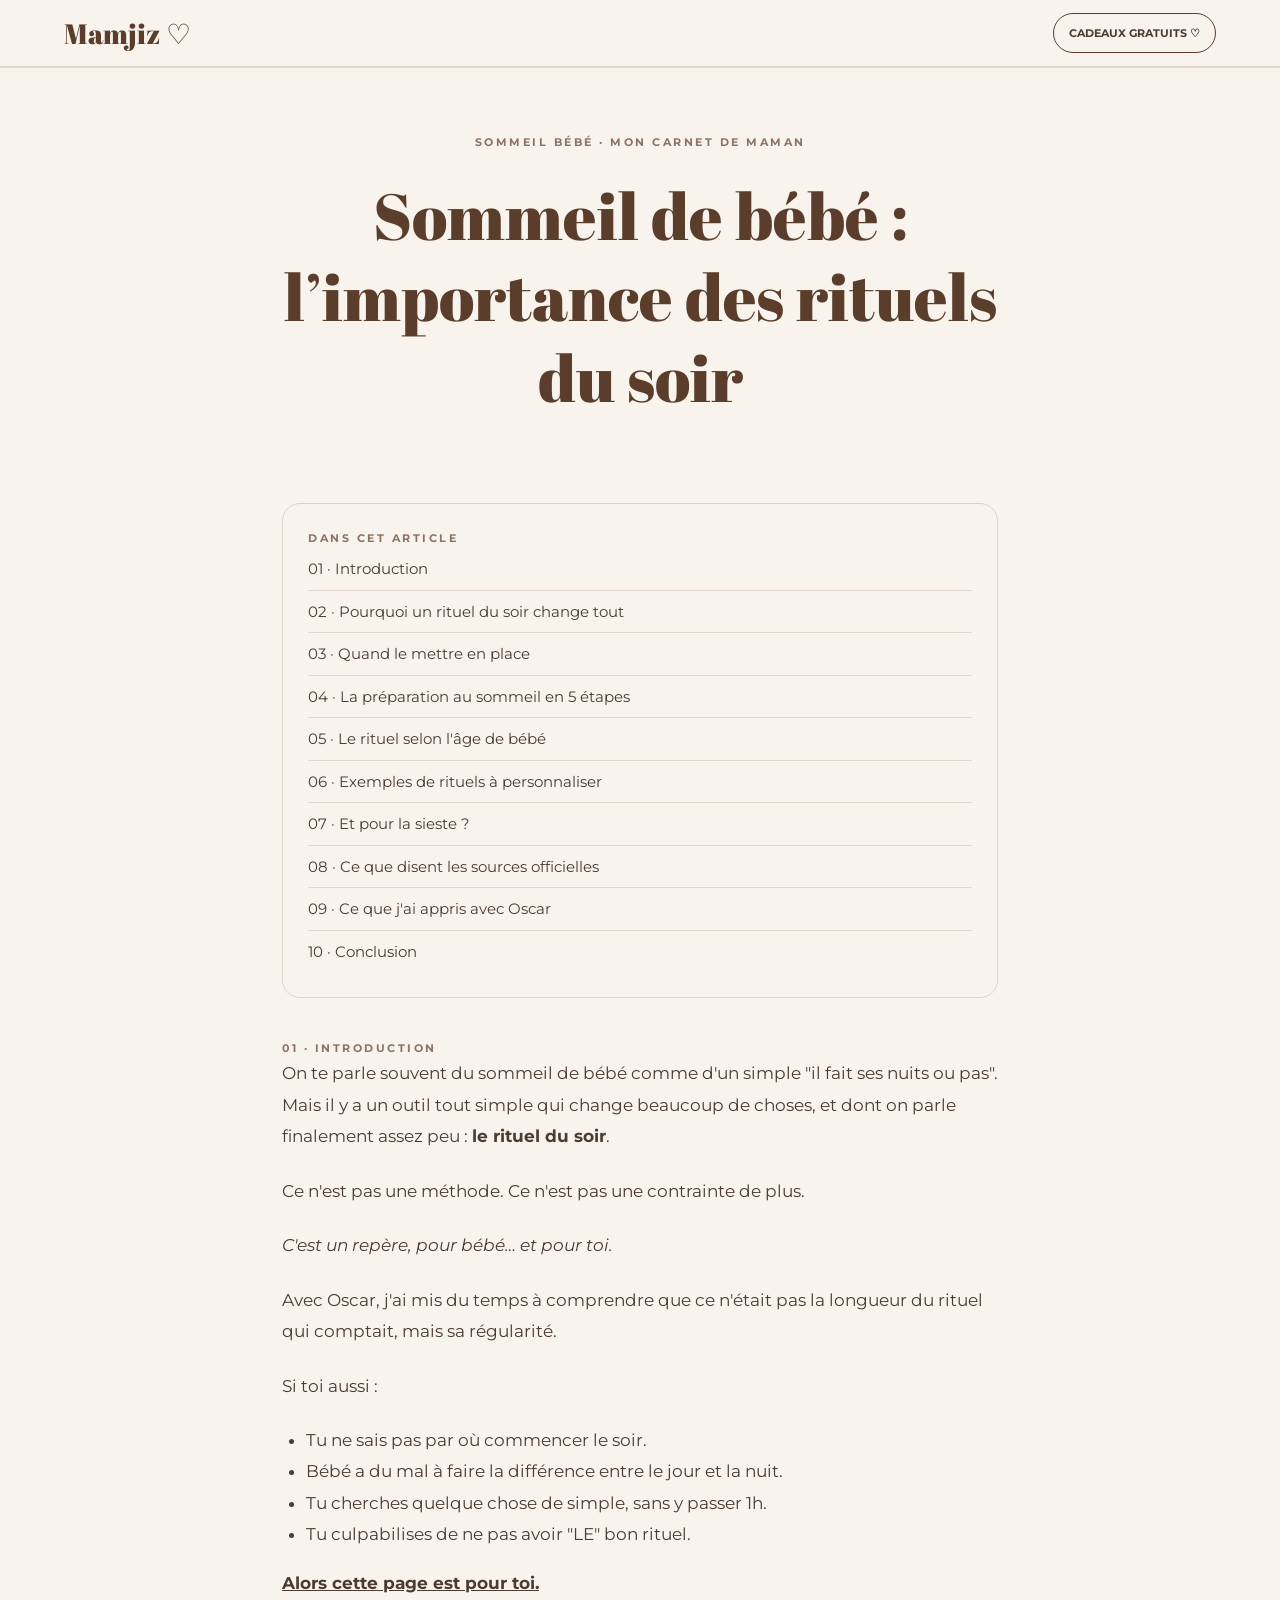
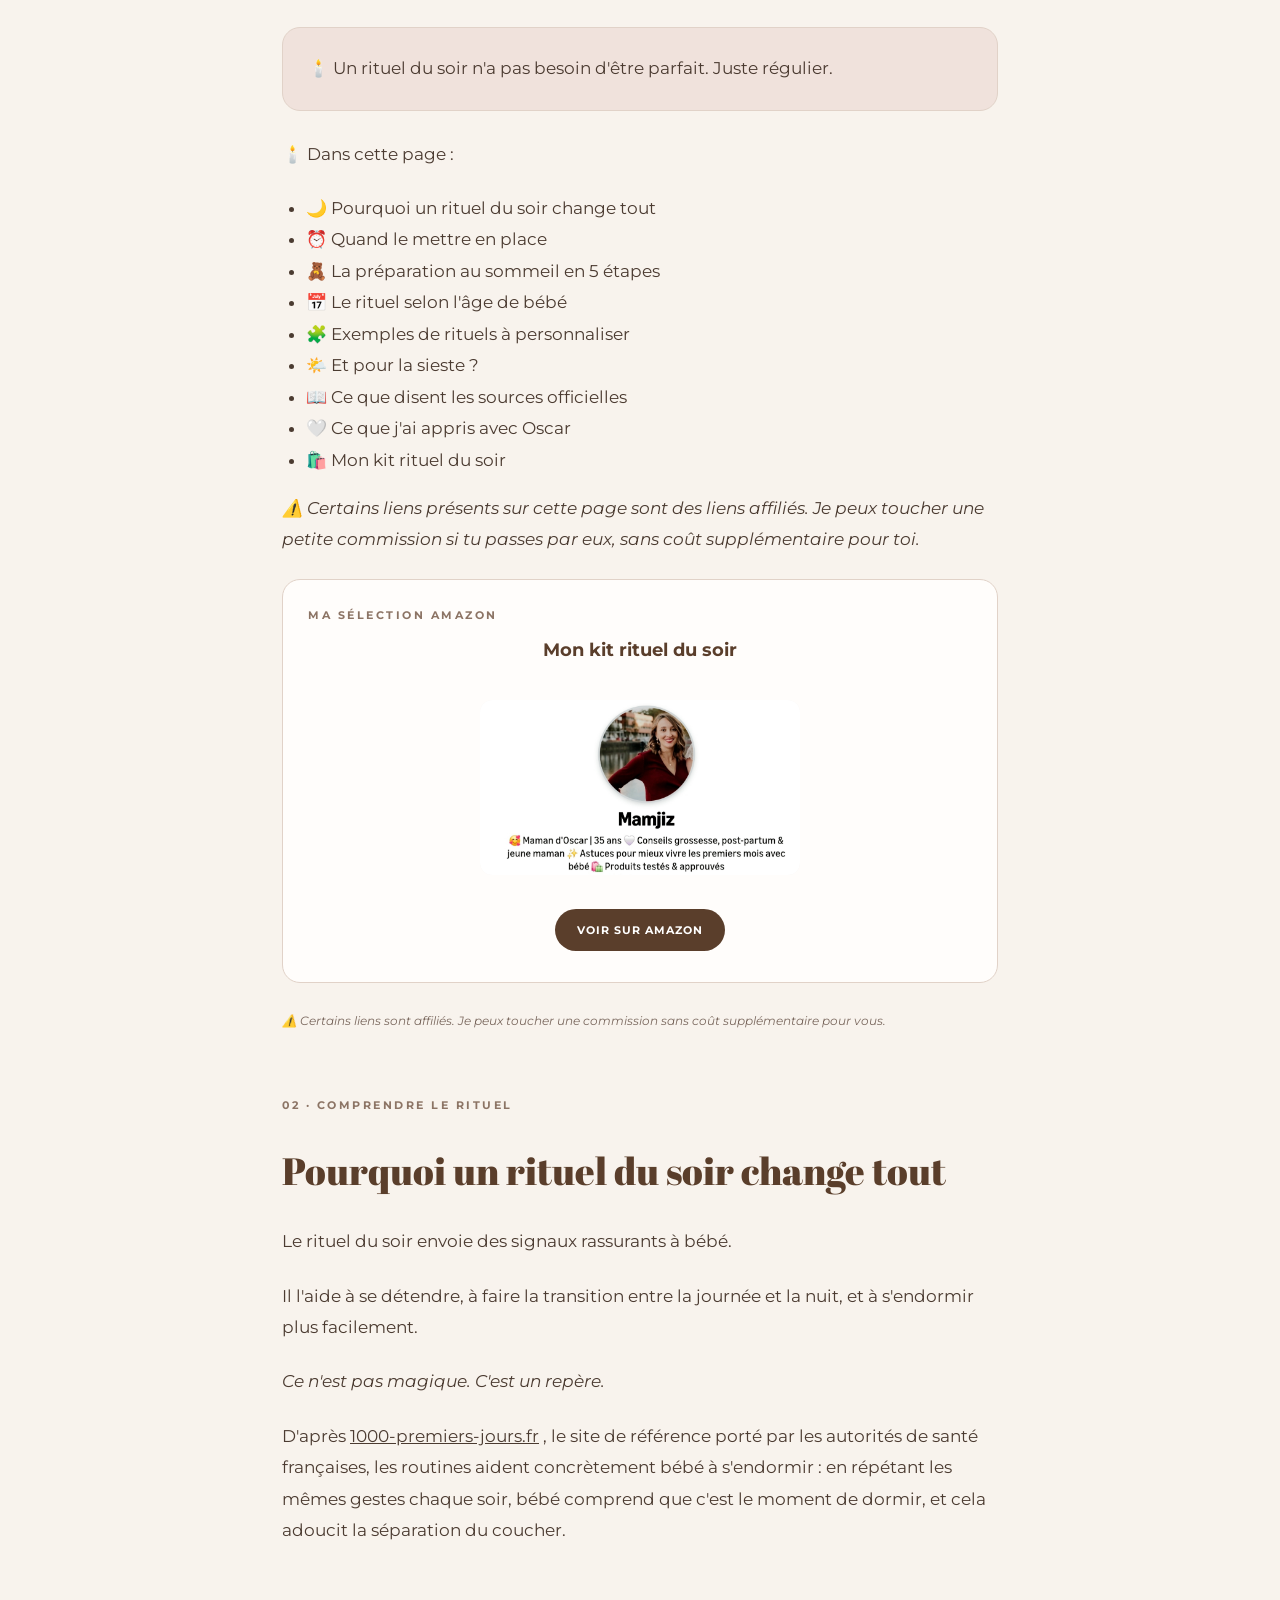
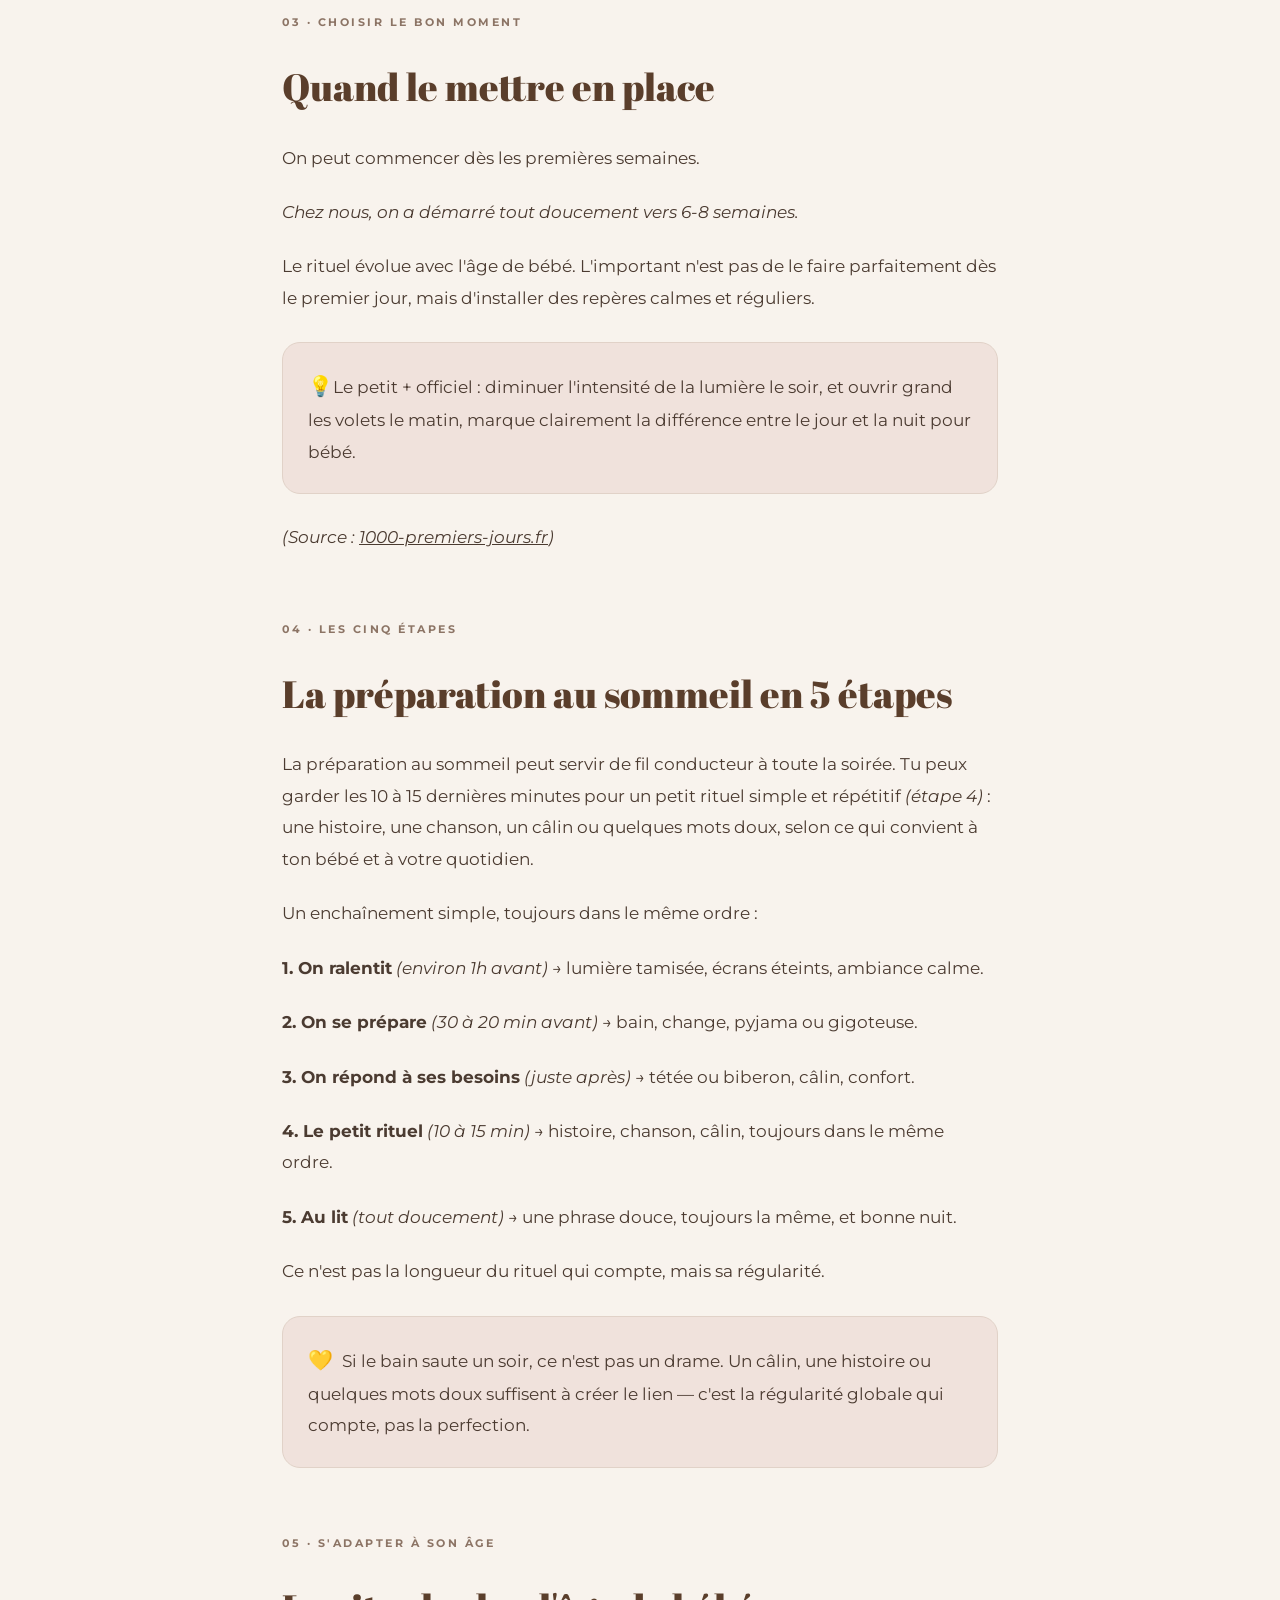
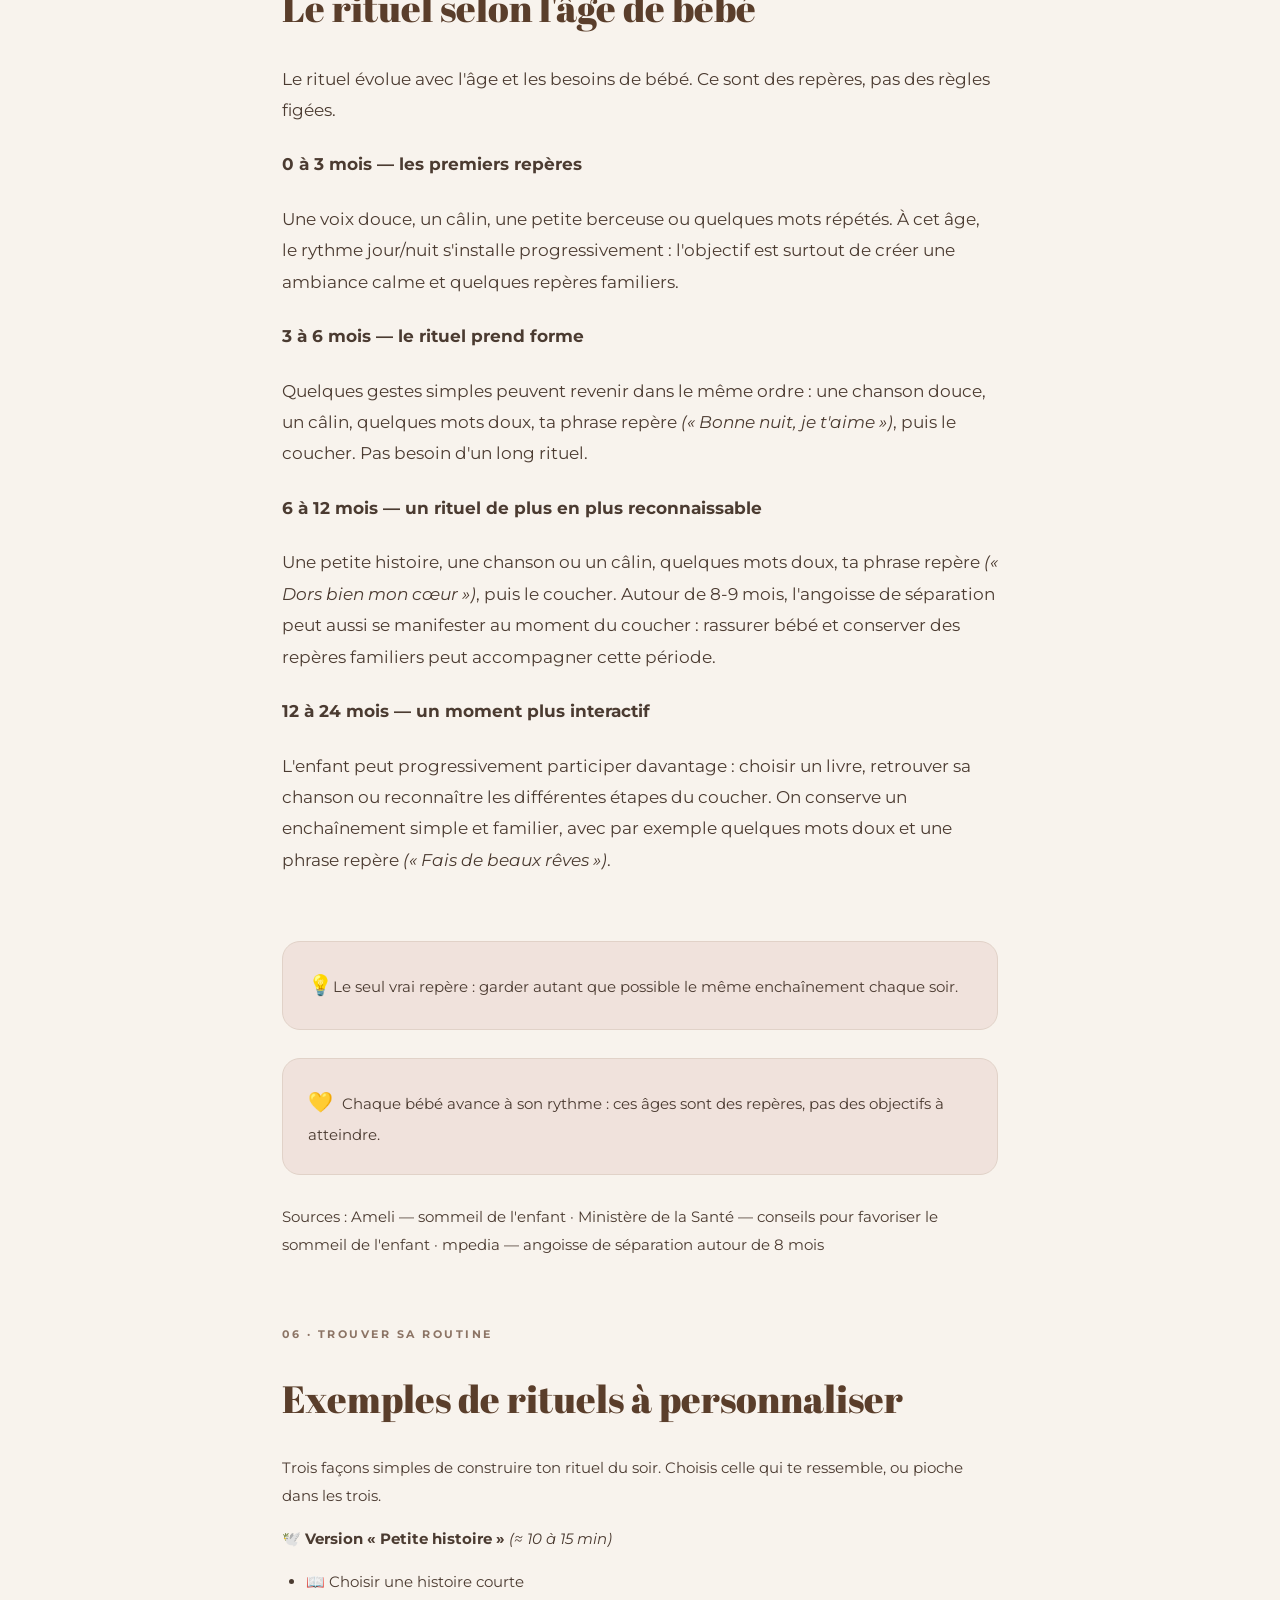
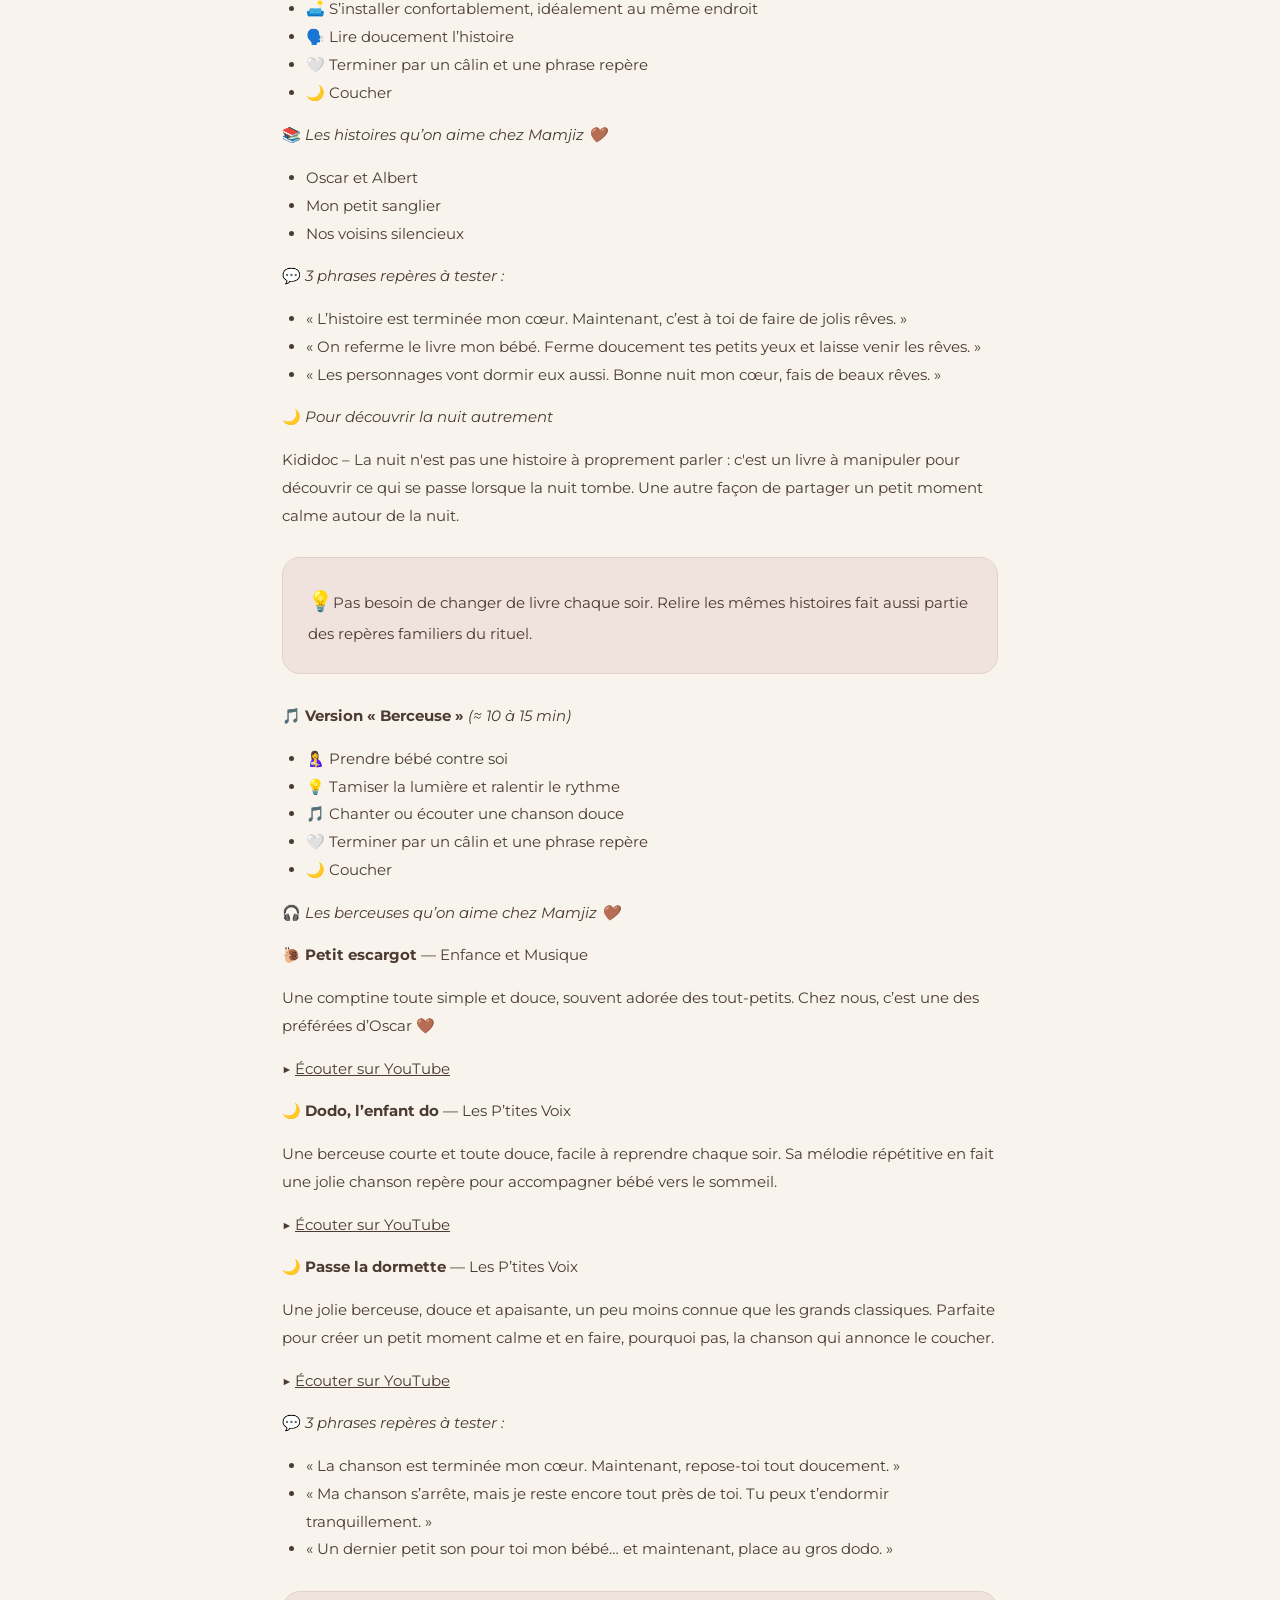
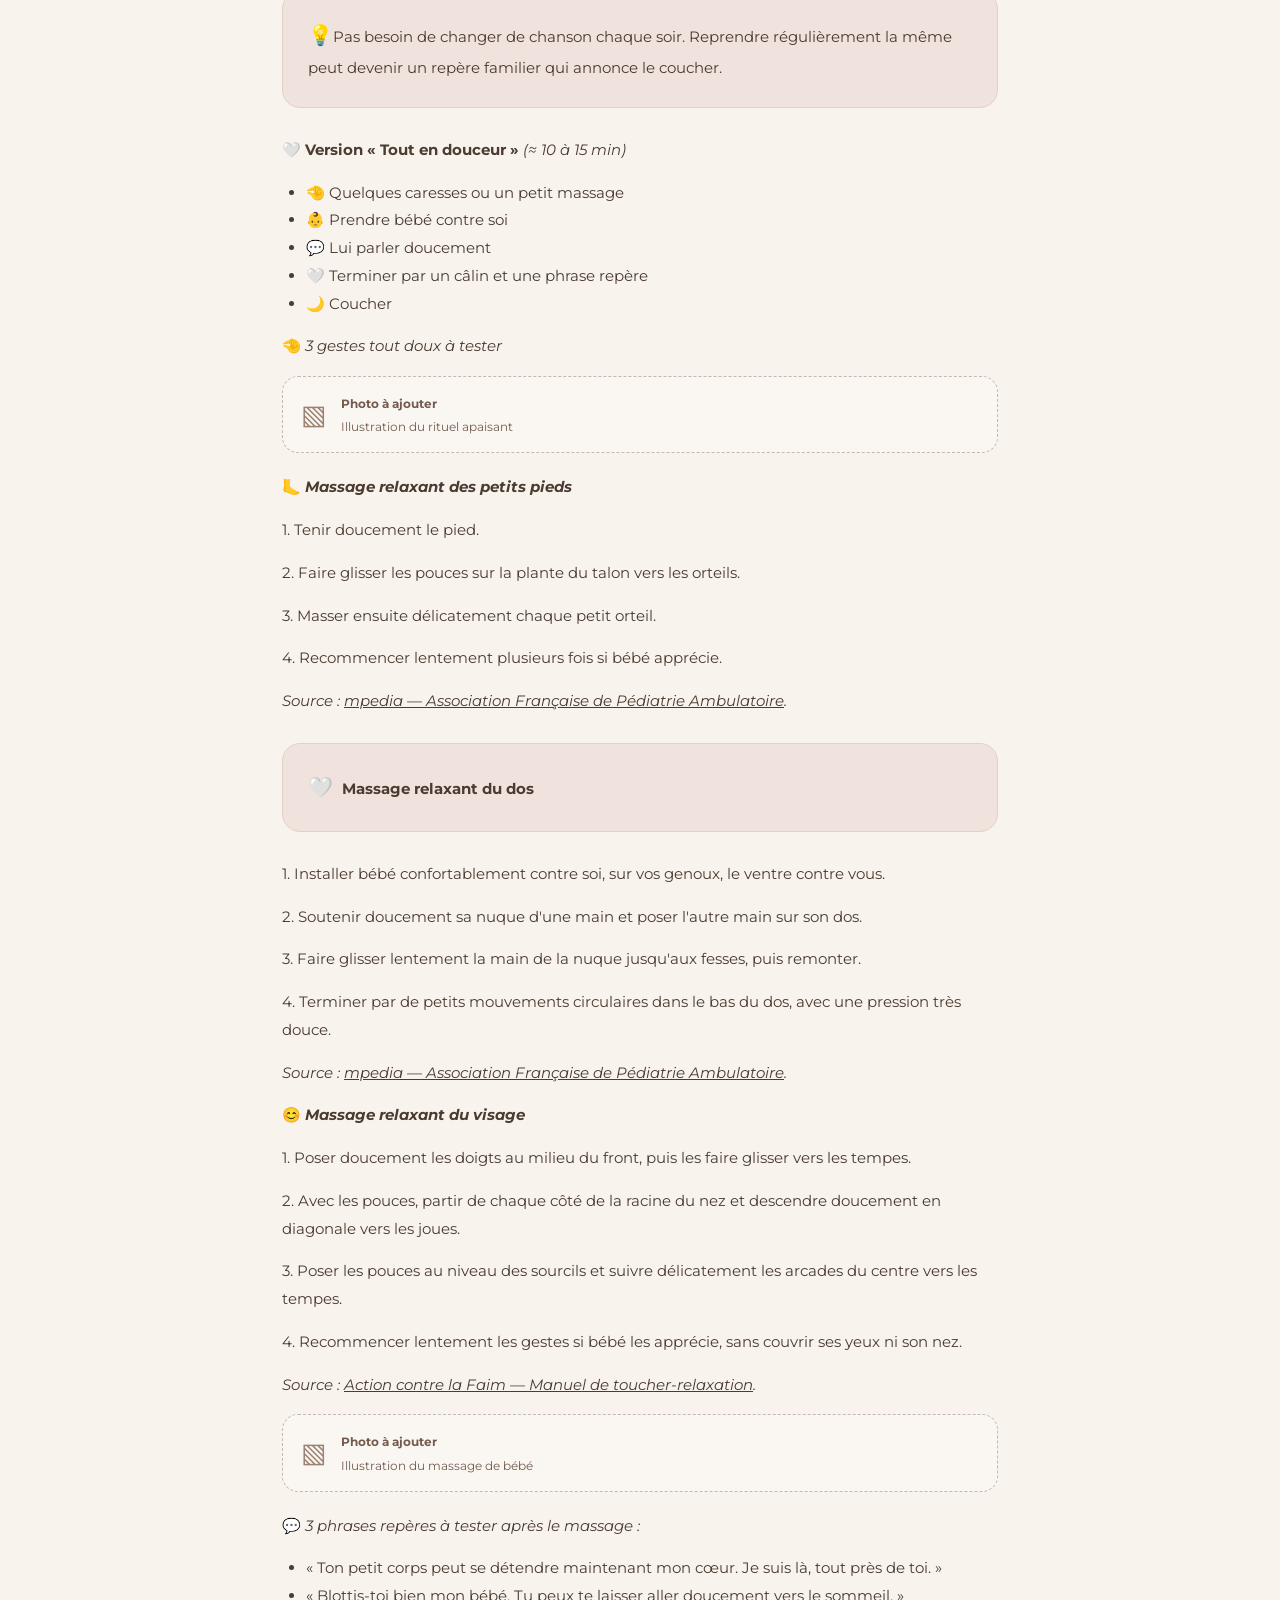
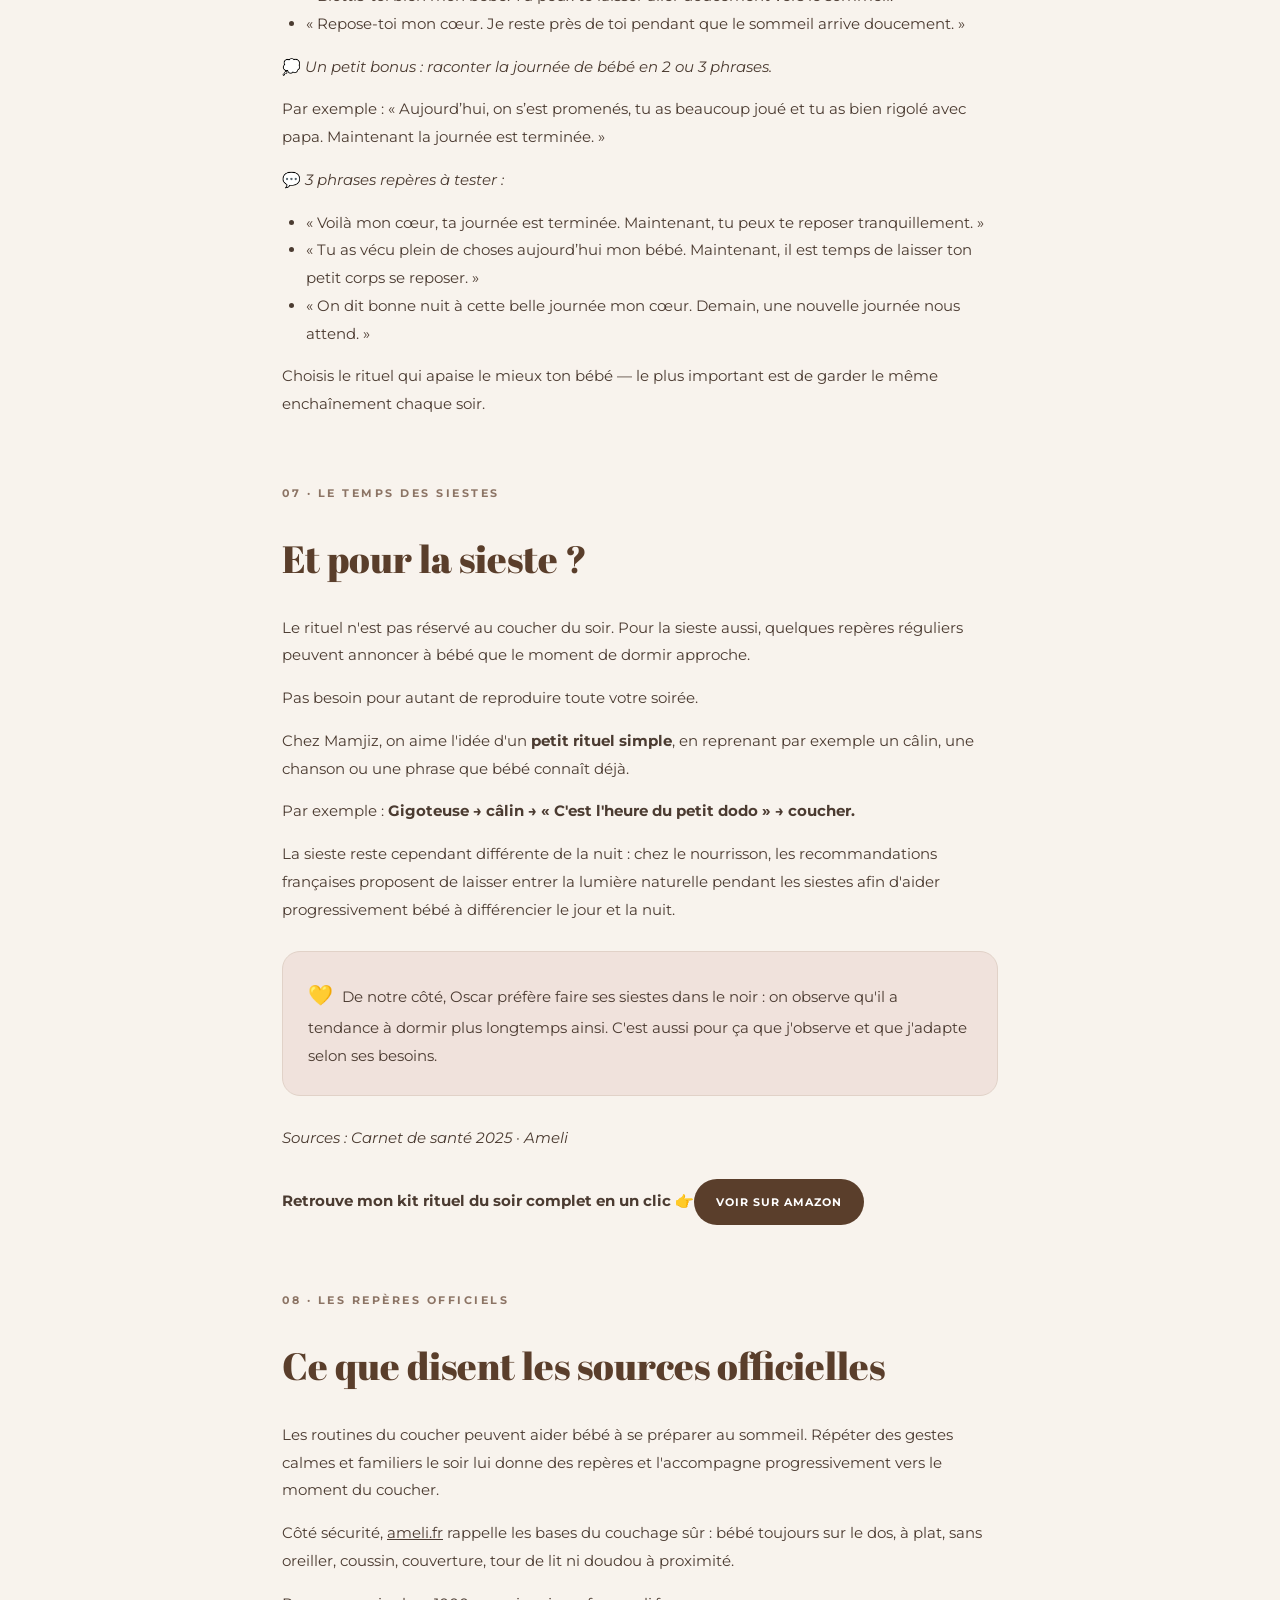
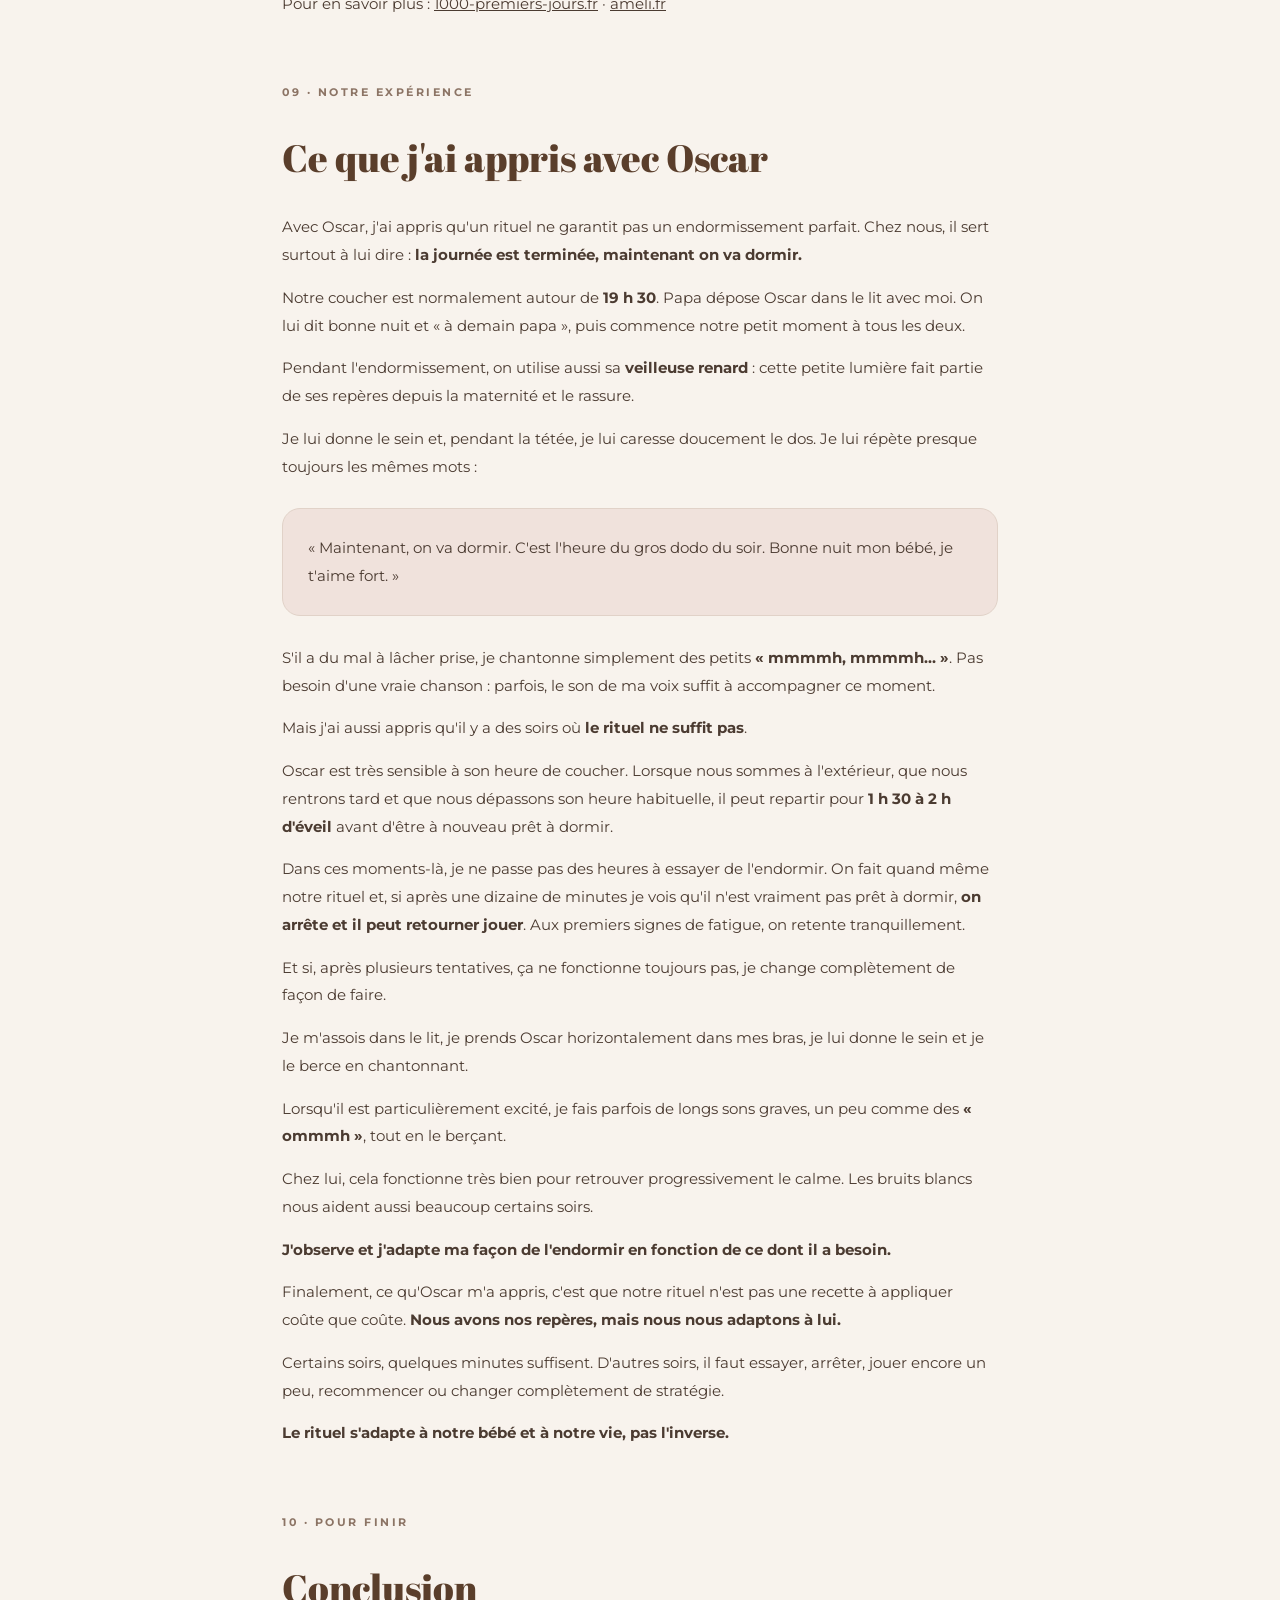
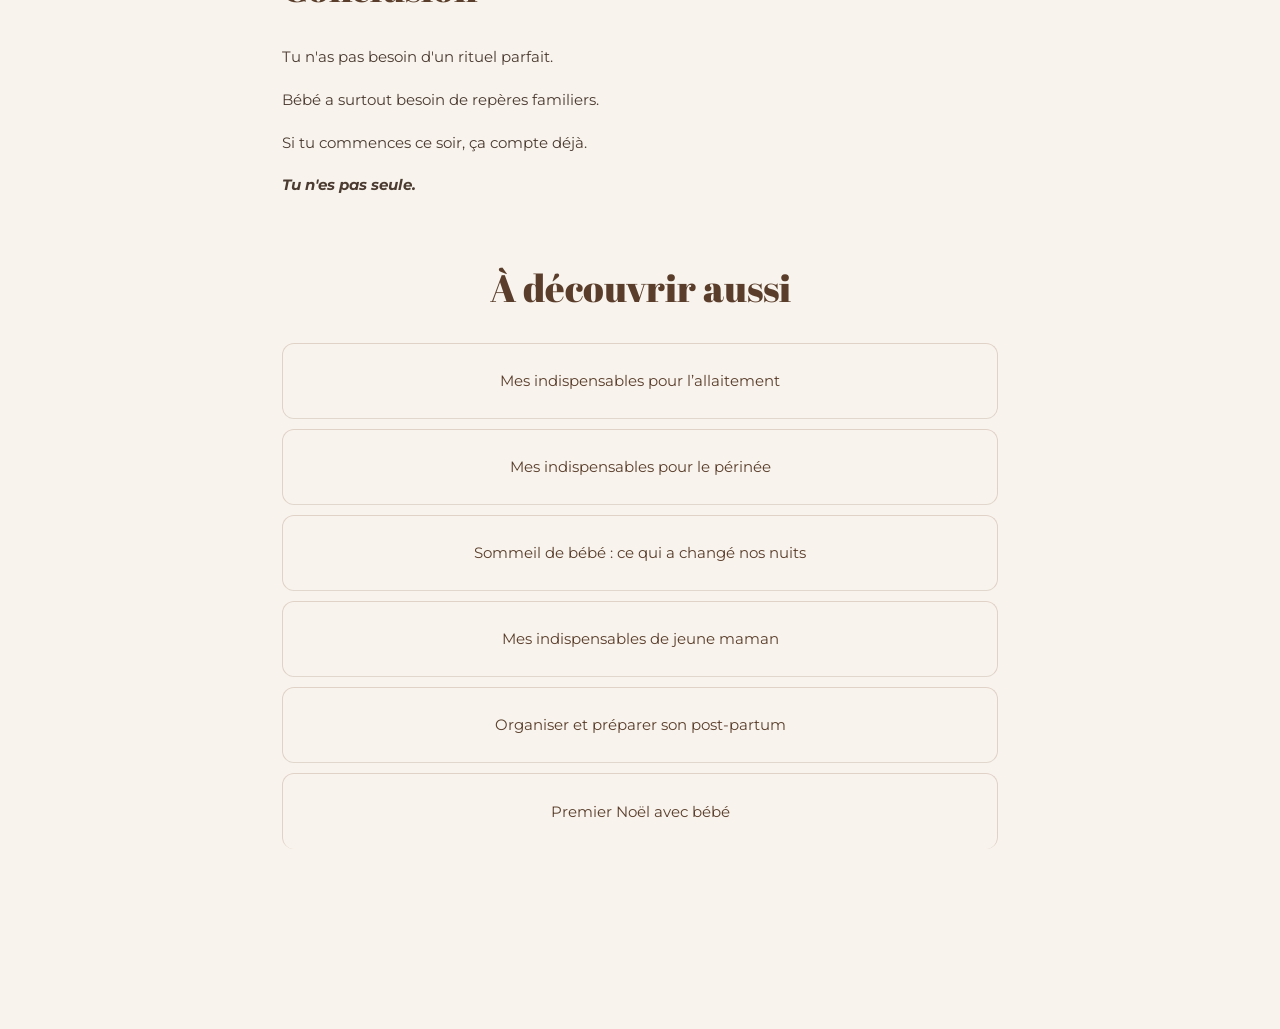
<file: brouillons/blog/rituels-du-soir-bebe/index.html>
<!doctype html><html lang="fr"><head><meta charset="utf-8"><meta name="viewport" content="width=device-width,initial-scale=1"><title>Sommeil de bébé : l’importance des rituels du soir | Mamjiz</title><meta name="description" content="Sommeil de bébé : l’importance des rituels du soir — Mamjiz."><link href="https://fonts.googleapis.com/css2?family=Abril+Fatface&family=Montserrat:wght@400;500;600;700&display=swap" rel="stylesheet"><style>:root{--bg:#f8f3ed;--brown:#5a3e2b;--pink:#f0e2dc}*{box-sizing:border-box}html{scroll-behavior:smooth}body{margin:0;background:var(--bg);color:#4b3b31;font:15px/1.85 Montserrat,sans-serif}a{color:inherit}header{position:sticky;top:0;background:#f8f3edf5;border-bottom:1px solid #e2d6cc;padding:13px 5%;display:flex;align-items:center;justify-content:space-between;z-index:5}.brand{font:28px 'Abril Fatface',serif;text-decoration:none;color:var(--brown)}header a:last-child{font-size:11px;font-weight:700;text-decoration:none;border:1px solid var(--brown);padding:9px 15px;border-radius:25px}main{max-width:760px;padding:0 22px 115px;margin:auto}.hero{text-align:center;padding:65px 0 35px}.eyebrow{font-size:11px;text-transform:uppercase;letter-spacing:2.5px;font-weight:700;color:#8c7465}h1,h2{font-family:'Abril Fatface',Georgia,serif;color:var(--brown);font-weight:400;line-height:1.25}h1{font-size:clamp(39px,8vw,65px);margin:22px 0}h2{font-size:clamp(29px,5vw,38px)}.hero p{max-width:520px;margin:auto}.illustration{height:240px;margin:36px auto 0;border-radius:150px 150px 16px 16px;background:radial-gradient(circle,#f9e9de 0 25%,#e9c8bb 26% 50%,#d3c3b2 51%);display:grid;place-items:center;font-size:85px;max-width:510px}.intro{font-size:17px;margin:40px 0}.intro p{margin:0 0 23px}.highlight{font:27px 'Abril Fatface',serif;color:var(--brown)}.gift,.tip,.product,.toc{border:1px solid #e1d2c8;border-radius:18px;padding:25px;margin:28px 0}.gift,.tip{background:var(--pink)}.gift{text-align:center;padding:35px 25px}.btn{display:inline-block;background:var(--brown);color:#fff;border-radius:40px;text-decoration:none;text-transform:uppercase;font-size:11px;letter-spacing:1px;font-weight:700;padding:13px 22px;margin-top:12px}.toc a{display:block;text-decoration:none;border-bottom:1px solid #e3d7cd;padding:8px 0}.toc a:last-child{border:0}section{margin:65px 0;scroll-margin-top:95px}.product{background:#fffdfb}.product strong{font-size:18px;color:var(--brown)}.small{font-size:12px;color:#77665c}.related a{display:block;margin:10px 0;padding:16px;border:1px solid #e1d2c8;border-radius:12px;text-decoration:none}.bottom{display:none}@media(max-width:650px){.hero{padding-top:45px}.intro{font-size:15px}.bottom{display:flex;justify-content:space-around;position:fixed;bottom:12px;left:12px;right:12px;border-radius:40px;background:#fffcf8f5;box-shadow:0 4px 25px #473a2b30;padding:11px 5px;z-index:8}.bottom a{text-decoration:none;font-size:11px;text-align:center}.bottom span{display:block;font-size:21px}.bottom .active{background:var(--brown);color:white;border-radius:25px;padding:0 16px}}.story .symbol,.advice .symbol{display:inline-block;margin-right:9px;color:#c76b5b;font-size:20px;font-style:normal}.tip.story,.tip.advice{font-style:normal}.tip.story i,.tip.advice i{font-style:normal}.check{position:relative;padding-left:24px;border-left:0;margin:12px 0}.check::before{content:"•";position:absolute;left:3px;top:0;color:#8c7465;font-weight:700}.article-list{padding-left:24px}.product .btn{margin-top:16px}.product p{margin-bottom:12px}.toc{line-height:1.7}.product{display:flex;flex-direction:column;align-items:flex-start;gap:12px;min-width:0;overflow-wrap:anywhere}.product strong{display:block;line-height:1.5;max-width:100%}.product .btn{display:inline-flex;align-items:center;justify-content:center;max-width:100%;white-space:normal;text-align:center;margin-top:10px;line-height:1.5}.product p{margin:0}.tip.advice{display:flex;align-items:flex-start;gap:12px;overflow-wrap:anywhere}.tip.advice .symbol{flex:0 0 auto;margin-right:0}.tip.advice>span:last-child{min-width:0;flex:1}.tip.story{overflow-wrap:anywhere}section h3{font-size:22px;line-height:1.45;color:var(--brown);margin:32px 0 16px}header{background:#f8f3ed;box-shadow:0 1px 0 #e2d6cc}@media(max-width:650px){.product{padding:24px 22px}.product .btn{font-size:11px;padding:13px 20px}section h3{font-size:20px}}.product-photo{display:block;width:100%;height:180px;object-fit:contain;object-position:center;border-radius:12px;background:#faf6f2}.product-photo-amazon{background:#fff;object-fit:contain}.product-photo-bercea{height:330px;object-fit:contain;background:#faf6f2}@media(max-width:650px){.product-photo{height:165px}.product-photo-bercea{height:330px}}.product strong{width:100%;text-align:center}.product .btn{align-self:center;margin-left:auto;margin-right:auto} .tip.advice{display:block}.tip.story{display:block} .article-subsection{margin:22px 0 35px}.article-subsection h3{margin:30px 0 14px}.toc a{overflow-wrap:anywhere}.product .btn{display:inline-block;text-align:center;max-width:100%} .intro{overflow-wrap:anywhere}  .product{margin:22px 0 28px}.product strong{display:block;margin-bottom:12px}.product .btn{display:inline-block;text-align:center;margin:6px 0;max-width:100%}.photo-pending{display:flex;align-items:center;gap:14px;border:1px dashed #c7b8ab;border-radius:16px;background:#faf7f3;padding:16px 18px;margin:16px 0 20px;color:#745b4d;text-align:left}.photo-pending-icon{font-size:27px;line-height:1;color:#9a8170}.photo-pending strong{display:block;font-size:12px;font-weight:700}.photo-pending small{display:block;font-size:12px;line-height:1.5;margin-top:3px}.affiliate-note{font-size:12px;line-height:1.6;color:#7a685e;margin:12px 0 24px}.product .photo-pending{margin:12px 0 16px}.related h2{text-align:center}.related a{text-align:center;display:flex;align-items:center;justify-content:center;padding:18px 20px;min-height:76px;line-height:1.45;text-decoration:none;color:#5a3e2b;border-bottom:1px solid #e1d7cd}.related a:last-child{border-bottom:0}</style></head><body><header><a class="brand" href="/">Mamjiz ♡</a><a href="/cadeaux-gratuits/">CADEAUX GRATUITS ♡</a></header><main><div class="hero"><div class="eyebrow">Sommeil bébé · Mon carnet de maman</div><h1>Sommeil de bébé : l’importance des rituels du soir</h1></div><div class="toc"><div class="eyebrow">Dans cet article</div><a href="#introduction">01 · Introduction</a><a href="#section-1">02 · Pourquoi un rituel du soir change tout</a><a href="#section-2">03 · Quand le mettre en place</a><a href="#section-3">04 · La préparation au sommeil en 5 étapes</a><a href="#section-4">05 · Le rituel selon l'âge de bébé</a><a href="#section-5">06 · Exemples de rituels à personnaliser</a><a href="#section-6">07 · Et pour la sieste ?</a><a href="#section-7">08 · Ce que disent les sources officielles</a><a href="#section-8">09 · Ce que j'ai appris avec Oscar</a><a href="#section-9">10 · Conclusion</a></div><div class="intro" id="introduction"><div class="eyebrow">01 · Introduction</div><p>On te parle souvent du sommeil de bébé comme d'un simple &quot;il fait ses nuits ou pas&quot;. Mais il y a un outil tout simple qui change beaucoup de choses, et dont on parle finalement assez peu : <b>le rituel du soir</b>.</p><p>Ce n'est pas une méthode. Ce n'est pas une contrainte de plus.</p><p><i>C'est un repère, pour bébé… et pour toi.</i></p><p>Avec Oscar, j'ai mis du temps à comprendre que ce n'était pas la longueur du rituel qui comptait, mais sa régularité.</p><p>Si toi aussi :</p><ul class="article-list"><li>Tu ne sais pas par où commencer le soir.</li><li>Bébé a du mal à faire la différence entre le jour et la nuit.</li><li>Tu cherches quelque chose de simple, sans y passer 1h.</li><li>Tu culpabilises de ne pas avoir &quot;LE&quot; bon rituel.</li></ul><p><b><u>Alors cette page est pour toi.</u></b></p><div class="tip story"><span>🕯️ <i>Un rituel du soir n'a pas besoin d'être parfait. Juste régulier.</i></span></div><p>🕯️ Dans cette page :</p><ul class="article-list"><li>🌙 Pourquoi un rituel du soir change tout</li><li>⏰ Quand le mettre en place</li><li>🧸 La préparation au sommeil en 5 étapes</li><li>📅 Le rituel selon l'âge de bébé</li><li>🧩 Exemples de rituels à personnaliser</li><li>🌤️ Et pour la sieste ?</li><li>📖 Ce que disent les sources officielles</li><li>🤍 Ce que j'ai appris avec Oscar</li><li>🛍️ Mon kit rituel du soir</li></ul><p><i>⚠️ Certains liens présents sur cette page sont des liens affiliés. Je peux toucher une petite commission si tu passes par eux, sans coût supplémentaire pour toi.</i></p><div class="product"><div class="eyebrow">Ma sélection Amazon</div><strong>Mon kit rituel du soir</strong><img class="product-photo" src="/brouillons/blog/Screenshot_20261122_220725_Chrome.jpg" alt="Visuel de la sélection de produits Mamjiz" loading="lazy" decoding="async" style="display:block;width:100%;max-width:320px;height:auto;margin:12px auto 16px;border-radius:12px"><a class="btn" href="https://www.amazon.fr/shop/influencer-59a5bf6d/list/208AMJ47KGT18?ref_=aipsflist" target="_blank" rel="sponsored noopener noreferrer">Voir sur Amazon</a></div><p class="affiliate-note"><i>⚠️ Certains liens sont affiliés. Je peux toucher une commission sans coût supplémentaire pour vous.</i></p><section id="section-1"><div class="eyebrow">02 · Comprendre le rituel</div><h2>Pourquoi un rituel du soir change tout</h2><p>Le rituel du soir envoie des signaux rassurants à bébé.</p><p>Il l'aide à se détendre, à faire la transition entre la journée et la nuit, et à s'endormir plus facilement.</p><p><i>Ce n'est pas magique. C'est un repère.</i></p><p>D'après <a href="http://1000-premiers-jours.fr" target="_blank" rel="sponsored noopener noreferrer">1000-premiers-jours.fr</a> , le site de référence porté par les autorités de santé françaises, les routines aident concrètement bébé à s'endormir : en répétant les mêmes gestes chaque soir, bébé comprend que c'est le moment de dormir, et cela adoucit la séparation du coucher.</p></section><section id="section-2"><div class="eyebrow">03 · Choisir le bon moment</div><h2>Quand le mettre en place</h2><p>On peut commencer dès les premières semaines.</p><p><i>Chez nous, on a démarré tout doucement vers 6-8 semaines.</i></p><p>Le rituel évolue avec l'âge de bébé. L'important n'est pas de le faire parfaitement dès le premier jour, mais d'installer des repères calmes et réguliers.</p><div class="tip advice"><span class="symbol">💡</span><i>Le petit + officiel : diminuer l'intensité de la lumière le soir, et ouvrir grand les volets le matin, marque clairement la différence entre le jour et la nuit pour bébé.</i></div><p><i>(Source : </i><a href="http://1000-premiers-jours.fr" target="_blank" rel="sponsored noopener noreferrer"><i>1000-premiers-jours.fr</i></a><i>)</i></p></section><section id="section-3"><div class="eyebrow">04 · Les cinq étapes</div><h2>La préparation au sommeil en 5 étapes</h2><p>La préparation au sommeil peut servir de fil conducteur à toute la soirée. Tu peux garder les 10 à 15 dernières minutes pour un petit rituel simple et répétitif <i>(étape 4)</i> : une histoire, une chanson, un câlin ou quelques mots doux, selon ce qui convient à ton bébé et à votre quotidien.</p><p>Un enchaînement simple, toujours dans le même ordre :</p><p><b>1. On ralentit</b> <i>(environ 1h avant)</i> → lumière tamisée, écrans éteints, ambiance calme.</p><p><b>2. On se prépare</b> <i>(30 à 20 min avant)</i> → bain, change, pyjama ou gigoteuse.</p><p><b>3. On répond à ses besoins</b> <i>(juste après)</i> → tétée ou biberon, câlin, confort.</p><p><b>4. Le petit rituel</b> <i>(10 à 15 min)</i> → histoire, chanson, câlin, toujours dans le même ordre.</p><p><b>5. Au lit</b> <i>(tout doucement)</i> → une phrase douce, toujours la même, et bonne nuit.</p><p> Ce n'est pas la longueur du rituel qui compte, mais sa régularité.</p><div class="tip story"><span class="symbol">💛</span><i>Si le bain saute un soir, ce n'est pas un drame. Un câlin, une histoire ou quelques mots doux suffisent à créer le lien — c'est la régularité globale qui compte, pas la perfection.</i></div></section><section id="section-4"><div class="eyebrow">05 · S'adapter à son âge</div><h2>Le rituel selon l'âge de bébé</h2><p>Le rituel évolue avec l'âge et les besoins de bébé. Ce sont des repères, pas des règles figées.</p><p><b>0 à 3 mois — les premiers repères</b></p><p>Une voix douce, un câlin, une petite berceuse ou quelques mots répétés. À cet âge, le rythme jour/nuit s'installe progressivement : l'objectif est surtout de créer une ambiance calme et quelques repères familiers.</p><p><b>3 à 6 mois — le rituel prend forme</b></p><p>Quelques gestes simples peuvent revenir dans le même ordre : une chanson douce, un câlin, quelques mots doux, ta phrase repère <i>(« Bonne nuit, je t'aime »)</i>, puis le coucher. Pas besoin d'un long rituel.</p><p><b>6 à 12 mois — un rituel de plus en plus reconnaissable</b></p><p>Une petite histoire, une chanson ou un câlin, quelques mots doux, ta phrase repère <i>(« Dors bien mon cœur »)</i>, puis le coucher. Autour de 8-9 mois, l'angoisse de séparation peut aussi se manifester au moment du coucher : rassurer bébé et conserver des repères familiers peut accompagner cette période.</p><p><b>12 à 24 mois — un moment plus interactif</b></p><p>L'enfant peut progressivement participer davantage : choisir un livre, retrouver sa chanson ou reconnaître les différentes étapes du coucher. On conserve un enchaînement simple et familier, avec par exemple quelques mots doux et une phrase repère <i>(« Fais de beaux rêves »)</i>.</p></section></div><div class="tip advice"><span class="symbol">💡</span><i>Le seul vrai repère : garder autant que possible le même enchaînement chaque soir.</i></div><div class="tip story"><span class="symbol">💛</span><i>Chaque bébé avance à son rythme : ces âges sont des repères, pas des objectifs à atteindre.</i></div><p>Sources : Ameli — sommeil de l'enfant · Ministère de la Santé — conseils pour favoriser le sommeil de l'enfant · mpedia — angoisse de séparation autour de 8 mois</p><section id="section-5"><div class="eyebrow">06 · Trouver sa routine</div><h2>Exemples de rituels à personnaliser</h2><p>Trois façons simples de construire ton rituel du soir. Choisis celle qui te ressemble, ou pioche dans les trois.</p><p><b>🕊️ Version « Petite histoire »</b> <i>(≈ 10 à 15 min)</i></p><ul class="article-list"><li>📖 Choisir une histoire courte</li><li>🛋️ S’installer confortablement, idéalement au même endroit</li><li>🗣️ Lire doucement l’histoire</li><li>🤍 Terminer par un câlin et une phrase repère</li><li>🌙 Coucher</li></ul><p>📚 <i>Les histoires qu’on aime chez Mamjiz 🤎</i></p><ul class="article-list"><li>Oscar et Albert</li><li>Mon petit sanglier</li><li>Nos voisins silencieux</li></ul><p>💬 <i>3 phrases repères à tester :</i></p><ul class="article-list"><li>« L’histoire est terminée mon cœur. Maintenant, c’est à toi de faire de jolis rêves. »</li><li>« On referme le livre mon bébé. Ferme doucement tes petits yeux et laisse venir les rêves. »</li><li>« Les personnages vont dormir eux aussi. Bonne nuit mon cœur, fais de beaux rêves. »</li></ul><p>🌙 <i>Pour découvrir la nuit autrement</i></p><p>Kididoc – La nuit n'est pas une histoire à proprement parler : c'est un livre à manipuler pour découvrir ce qui se passe lorsque la nuit tombe. Une autre façon de partager un petit moment calme autour de la nuit.</p><div class="tip advice"><span class="symbol">💡</span><i>Pas besoin de changer de livre chaque soir. Relire les mêmes histoires fait aussi partie des repères familiers du rituel.</i></div><p><b>🎵 Version « Berceuse »</b> <i>(≈ 10 à 15 min)</i></p><ul class="article-list"><li>🤱 Prendre bébé contre soi</li><li>💡 Tamiser la lumière et ralentir le rythme</li><li>🎵 Chanter ou écouter une chanson douce</li><li>🤍 Terminer par un câlin et une phrase repère</li><li>🌙 Coucher</li></ul><p>🎧 <i>Les berceuses qu’on aime chez Mamjiz 🤎</i></p><p>🐌 <b>Petit escargot</b> — Enfance et Musique</p><p>Une comptine toute simple et douce, souvent adorée des tout-petits. Chez nous, c’est une des préférées d’Oscar 🤎</p><p>▶️ <a href="https://youtu.be/Czrxja2WXBU" target="_blank" rel="sponsored noopener noreferrer">Écouter sur YouTube</a></p><p>🌙 <b>Dodo, l’enfant do</b> — Les P’tites Voix</p><p>Une berceuse courte et toute douce, facile à reprendre chaque soir. Sa mélodie répétitive en fait une jolie chanson repère pour accompagner bébé vers le sommeil.</p><p>▶️ <a href="https://youtu.be/GFJl4KoIVY8?feature=shared" target="_blank" rel="sponsored noopener noreferrer">Écouter sur YouTube</a></p><p>🌙 <b>Passe la dormette</b> — Les P’tites Voix</p><p>Une jolie berceuse, douce et apaisante, un peu moins connue que les grands classiques. Parfaite pour créer un petit moment calme et en faire, pourquoi pas, la chanson qui annonce le coucher.</p><p>▶️ <a href="https://youtu.be/vGehkg9tv6I?feature=shared" target="_blank" rel="sponsored noopener noreferrer">Écouter sur YouTube</a></p><p>💬 <i>3 phrases repères à tester :</i></p><ul class="article-list"><li>« La chanson est terminée mon cœur. Maintenant, repose-toi tout doucement. »</li><li>« Ma chanson s’arrête, mais je reste encore tout près de toi. Tu peux t’endormir tranquillement. »</li><li>« Un dernier petit son pour toi mon bébé… et maintenant, place au gros dodo. »</li></ul><div class="tip advice"><span class="symbol">💡</span><i>Pas besoin de changer de chanson chaque soir. Reprendre régulièrement la même peut devenir un repère familier qui annonce le coucher.</i></div><p><b>🤍 Version « Tout en douceur »</b> <i>(≈ 10 à 15 min)</i></p><ul class="article-list"><li>🤏 Quelques caresses ou un petit massage</li><li>👶 Prendre bébé contre soi</li><li>💬 Lui parler doucement</li><li>🤍 Terminer par un câlin et une phrase repère</li><li>🌙 Coucher</li></ul><p>🤏 <i>3 gestes tout doux à tester</i></p><div class="photo-pending" role="note"><span class="photo-pending-icon" aria-hidden="true">▧</span><span><strong>Photo à ajouter</strong><small>Illustration du rituel apaisant</small></span></div><p>🦶 <i><b>Massage relaxant des petits pieds</b></i></p><p>1. Tenir doucement le pied.</p><p>2. Faire glisser les pouces sur la plante du talon vers les orteils.</p><p>3. Masser ensuite délicatement chaque petit orteil.</p><p>4. Recommencer lentement plusieurs fois si bébé apprécie.</p><p><i>Source : </i><a href="https://www.mpedia.fr/art-massages-pour-mon-enfant/" target="_blank" rel="sponsored noopener noreferrer"><i>mpedia — Association Française de Pédiatrie Ambulatoire</i></a><i>.</i></p><div class="tip story"><span class="symbol">🤍</span><i><b>Massage relaxant du dos</b></i></div><p>1. Installer bébé confortablement contre soi, sur vos genoux, le ventre contre vous.</p><p>2. Soutenir doucement sa nuque d'une main et poser l'autre main sur son dos.</p><p>3. Faire glisser lentement la main de la nuque jusqu'aux fesses, puis remonter.</p><p>4. Terminer par de petits mouvements circulaires dans le bas du dos, avec une pression très douce.</p><p><i>Source : </i><a href="https://www.mpedia.fr/art-massages-pour-mon-enfant/" target="_blank" rel="sponsored noopener noreferrer"><i>mpedia — Association Française de Pédiatrie Ambulatoire</i></a><i>.</i></p><p>😊 <i><b>Massage relaxant du visage</b></i></p><p>1. Poser doucement les doigts au milieu du front, puis les faire glisser vers les tempes.</p><p>2. Avec les pouces, partir de chaque côté de la racine du nez et descendre doucement en diagonale vers les joues.</p><p>3. Poser les pouces au niveau des sourcils et suivre délicatement les arcades du centre vers les tempes.</p><p>4. Recommencer lentement les gestes si bébé les apprécie, sans couvrir ses yeux ni son nez.</p><p><i>Source : </i><a href="https://www.actioncontrelafaim.org/wp-content/uploads/2018/01/acf_ps_manuel_2011.fr_.pdf" target="_blank" rel="sponsored noopener noreferrer"><i>Action contre la Faim — Manuel de toucher-relaxation</i></a><i>.</i></p><div class="photo-pending" role="note"><span class="photo-pending-icon" aria-hidden="true">▧</span><span><strong>Photo à ajouter</strong><small>Illustration du massage de bébé</small></span></div><p>💬 <i>3 phrases repères à tester après le massage :</i></p><ul class="article-list"><li>« Ton petit corps peut se détendre maintenant mon cœur. Je suis là, tout près de toi. »</li><li>« Blottis-toi bien mon bébé. Tu peux te laisser aller doucement vers le sommeil. »</li><li>« Repose-toi mon cœur. Je reste près de toi pendant que le sommeil arrive doucement. »</li></ul><p>💭 <i>Un petit bonus : raconter la journée de bébé en 2 ou 3 phrases.</i></p><p>Par exemple : « Aujourd’hui, on s’est promenés, tu as beaucoup joué et tu as bien rigolé avec papa. Maintenant la journée est terminée. »</p><p>💬 <i>3 phrases repères à tester :</i></p><ul class="article-list"><li>« Voilà mon cœur, ta journée est terminée. Maintenant, tu peux te reposer tranquillement. »</li><li>« Tu as vécu plein de choses aujourd’hui mon bébé. Maintenant, il est temps de laisser ton petit corps se reposer. »</li><li>« On dit bonne nuit à cette belle journée mon cœur. Demain, une nouvelle journée nous attend. »</li></ul><p> Choisis le rituel qui apaise le mieux ton bébé — le plus important est de garder le même enchaînement chaque soir.</p></section><section id="section-6"><div class="eyebrow">07 · Le temps des siestes</div><h2>Et pour la sieste ?</h2><p>Le rituel n'est pas réservé au coucher du soir. Pour la sieste aussi, quelques repères réguliers peuvent annoncer à bébé que le moment de dormir approche.</p><p>Pas besoin pour autant de reproduire toute votre soirée.</p><p>Chez Mamjiz, on aime l'idée d'un <b>petit rituel simple</b>, en reprenant par exemple un câlin, une chanson ou une phrase que bébé connaît déjà.</p><p>Par exemple : <b>Gigoteuse → câlin → « C'est l'heure du petit dodo » → coucher.</b></p><p>La sieste reste cependant différente de la nuit : chez le nourrisson, les recommandations françaises proposent de laisser entrer la lumière naturelle pendant les siestes afin d'aider progressivement bébé à différencier le jour et la nuit.</p><div class="tip story"><span class="symbol">💛</span><i>De notre côté, Oscar préfère faire ses siestes dans le noir : on observe qu'il a tendance à dormir plus longtemps ainsi. C'est aussi pour ça que j'observe et que j'adapte selon ses besoins.</i></div><p><i>Sources : Carnet de santé 2025 · Ameli</i></p><strong>Retrouve mon kit rituel du soir complet en un clic 👉</strong><a class="btn" href="https://www.amazon.fr/shop/influencer-59a5bf6d/list/208AMJ47KGT18?ref_=aipsflist" target="_blank" rel="sponsored noopener noreferrer">Voir sur Amazon</a></section><section id="section-7"><div class="eyebrow">08 · Les repères officiels</div><h2>Ce que disent les sources officielles</h2><p>Les routines du coucher peuvent aider bébé à se préparer au sommeil. Répéter des gestes calmes et familiers le soir lui donne des repères et l'accompagne progressivement vers le moment du coucher.</p><p>Côté sécurité, <a href="http://ameli.fr" target="_blank" rel="sponsored noopener noreferrer">ameli.fr</a> rappelle les bases du couchage sûr : bébé toujours sur le dos, à plat, sans oreiller, coussin, couverture, tour de lit ni doudou à proximité.</p><p>Pour en savoir plus : <a href="https://www.1000-premiers-jours.fr/fr/le-sommeil-de-bebe" target="_blank" rel="sponsored noopener noreferrer">1000-premiers-jours.fr</a> · <a href="https://www.ameli.fr/assure/sante/bons-gestes/bebe/coucher-bebe" target="_blank" rel="sponsored noopener noreferrer">ameli.fr</a></p></section><section id="section-8"><div class="eyebrow">09 · Notre expérience</div><h2>Ce que j'ai appris avec Oscar</h2><p>Avec Oscar, j'ai appris qu'un rituel ne garantit pas un endormissement parfait. Chez nous, il sert surtout à lui dire : <b>la journée est terminée, maintenant on va dormir.</b></p><p>Notre coucher est normalement autour de <b>19 h 30</b>. Papa dépose Oscar dans le lit avec moi. On lui dit bonne nuit et « à demain papa », puis commence notre petit moment à tous les deux.</p><p>Pendant l'endormissement, on utilise aussi sa <b>veilleuse renard</b> : cette petite lumière fait partie de ses repères depuis la maternité et le rassure.</p><p>Je lui donne le sein et, pendant la tétée, je lui caresse doucement le dos. Je lui répète presque toujours les mêmes mots :</p><div class="tip story"><span>« Maintenant, on va dormir. C'est l'heure du gros dodo du soir. Bonne nuit mon bébé, je t'aime fort. »</span></div><p>S'il a du mal à lâcher prise, je chantonne simplement des petits <b>« mmmmh, mmmmh… »</b>. Pas besoin d'une vraie chanson : parfois, le son de ma voix suffit à accompagner ce moment.</p><p>Mais j'ai aussi appris qu'il y a des soirs où <b>le rituel ne suffit pas</b>.</p><p>Oscar est très sensible à son heure de coucher. Lorsque nous sommes à l'extérieur, que nous rentrons tard et que nous dépassons son heure habituelle, il peut repartir pour <b>1 h 30 à 2 h d'éveil</b> avant d'être à nouveau prêt à dormir.</p><p>Dans ces moments-là, je ne passe pas des heures à essayer de l'endormir. On fait quand même notre rituel et, si après une dizaine de minutes je vois qu'il n'est vraiment pas prêt à dormir, <b>on arrête et il peut retourner jouer</b>. Aux premiers signes de fatigue, on retente tranquillement.</p><p>Et si, après plusieurs tentatives, ça ne fonctionne toujours pas, je change complètement de façon de faire.</p><p>Je m'assois dans le lit, je prends Oscar horizontalement dans mes bras, je lui donne le sein et je le berce en chantonnant.</p><p>Lorsqu'il est particulièrement excité, je fais parfois de longs sons graves, un peu comme des <b>« ommmh »</b>, tout en le berçant.</p><p>Chez lui, cela fonctionne très bien pour retrouver progressivement le calme. Les bruits blancs nous aident aussi beaucoup certains soirs.</p><p><b>J'observe et j'adapte ma façon de l'endormir en fonction de ce dont il a besoin.</b></p><p>Finalement, ce qu'Oscar m'a appris, c'est que notre rituel n'est pas une recette à appliquer coûte que coûte. <b>Nous avons nos repères, mais nous nous adaptons à lui.</b></p><p>Certains soirs, quelques minutes suffisent. D'autres soirs, il faut essayer, arrêter, jouer encore un peu, recommencer ou changer complètement de stratégie.</p><p><b>Le rituel s'adapte à notre bébé et à notre vie, pas l'inverse.</b></p></section><section id="section-9"><div class="eyebrow">10 · Pour finir</div><h2>Conclusion</h2><p>Tu n'as pas besoin d'un rituel parfait.</p><p>Bébé a surtout besoin de repères familiers.</p><p>Si tu commences ce soir, ça compte déjà.</p><p><i><b>Tu n'es pas seule.</b></i></p></section><section class="related"><h2>À découvrir aussi</h2><a href="/blog/mes-indispensables-allaitement/">Mes indispensables pour l’allaitement</a><a href="/brouillons/blog/mes-indispensables-perinee/">Mes indispensables pour le périnée</a><a href="/brouillons/blog/sommeil-bebe-ce-qui-a-change-nos-nuits/">Sommeil de bébé : ce qui a changé nos nuits</a><a href="/brouillons/blog/indispensables-jeune-maman/">Mes indispensables de jeune maman</a><a href="/brouillons/blog/organisation-preparation-post-partum/">Organiser et préparer son post-partum</a><a href="/brouillons/blog/premier-noel-avec-bebe/">Premier Noël avec bébé</a></section></main><nav class="bottom"><a href="/"><span>⌂</span>Accueil</a><a class="active" href="#section-1"><span>▤</span>Journal</a><a href="#section-2"><span>♡</span>Sélection</a><a href="/cadeaux-gratuits/"><span>✧</span>Gratuit</a></nav></body></html>
</file>
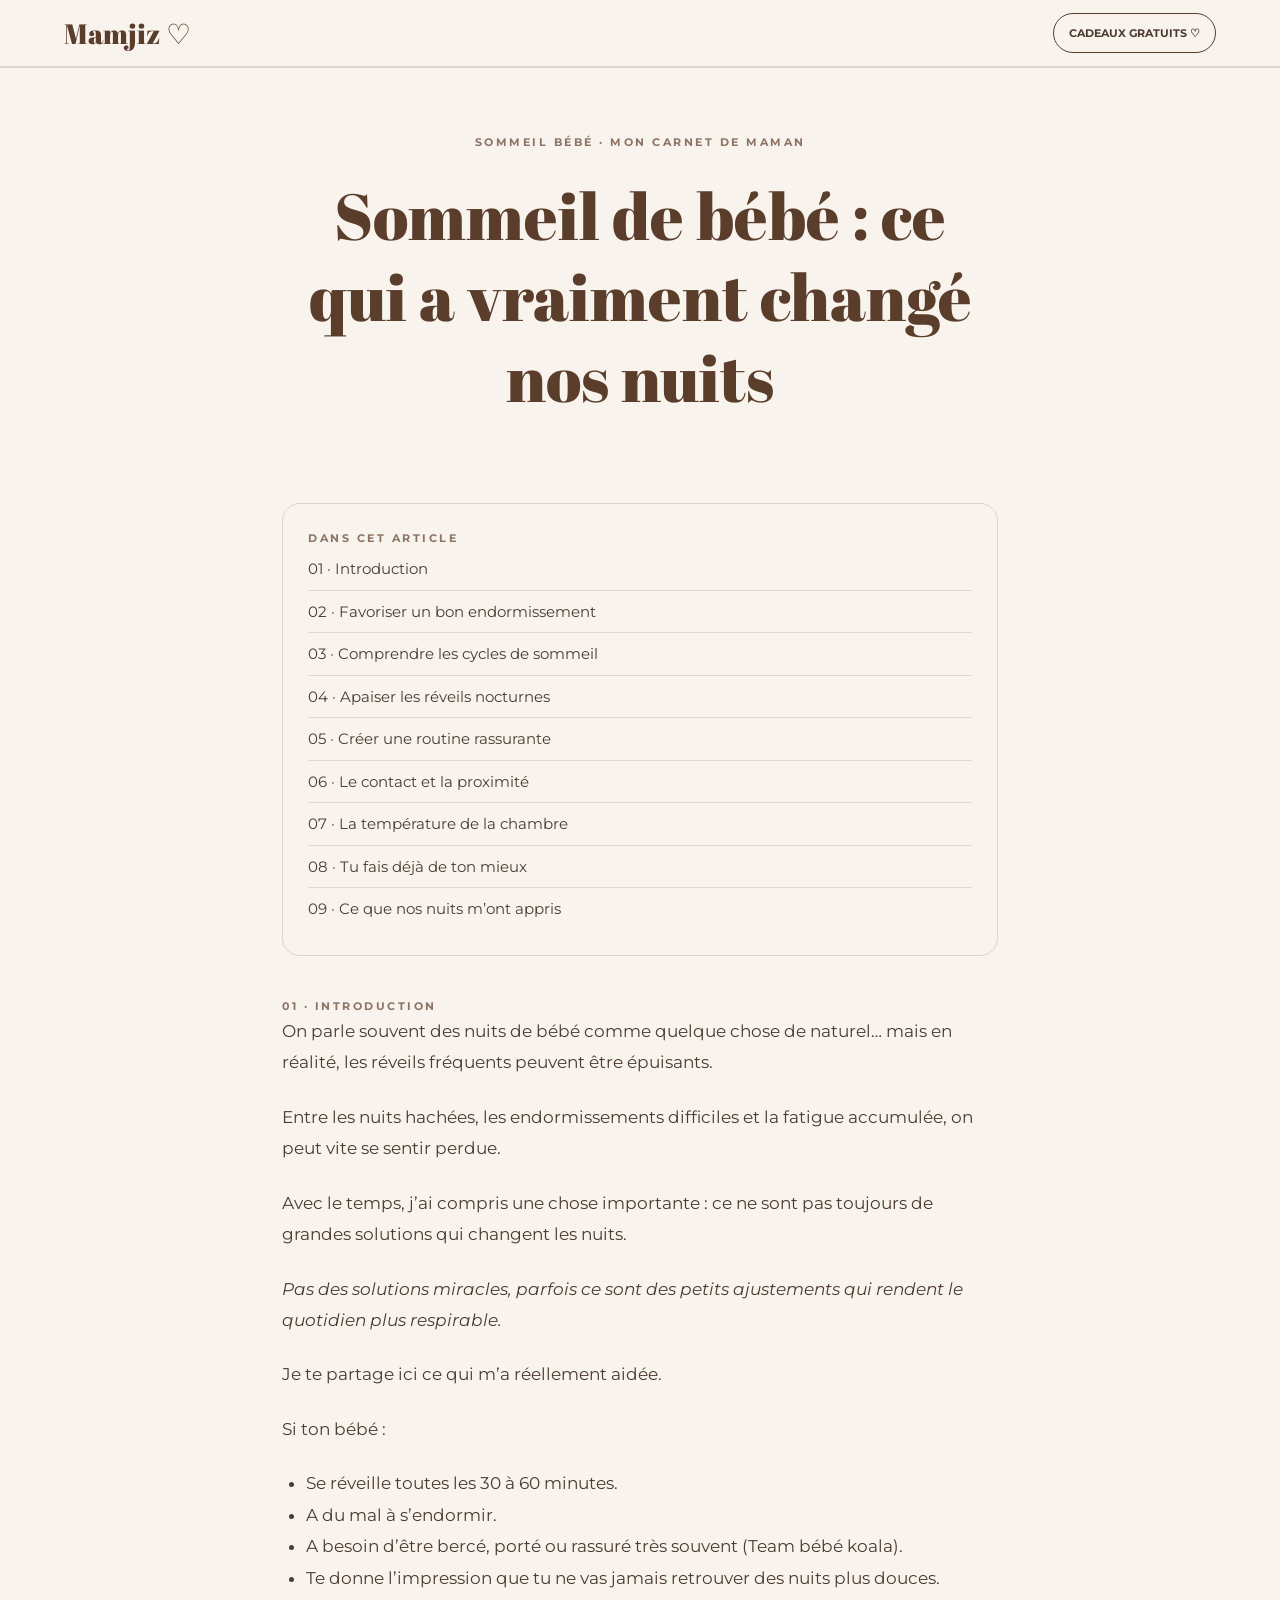
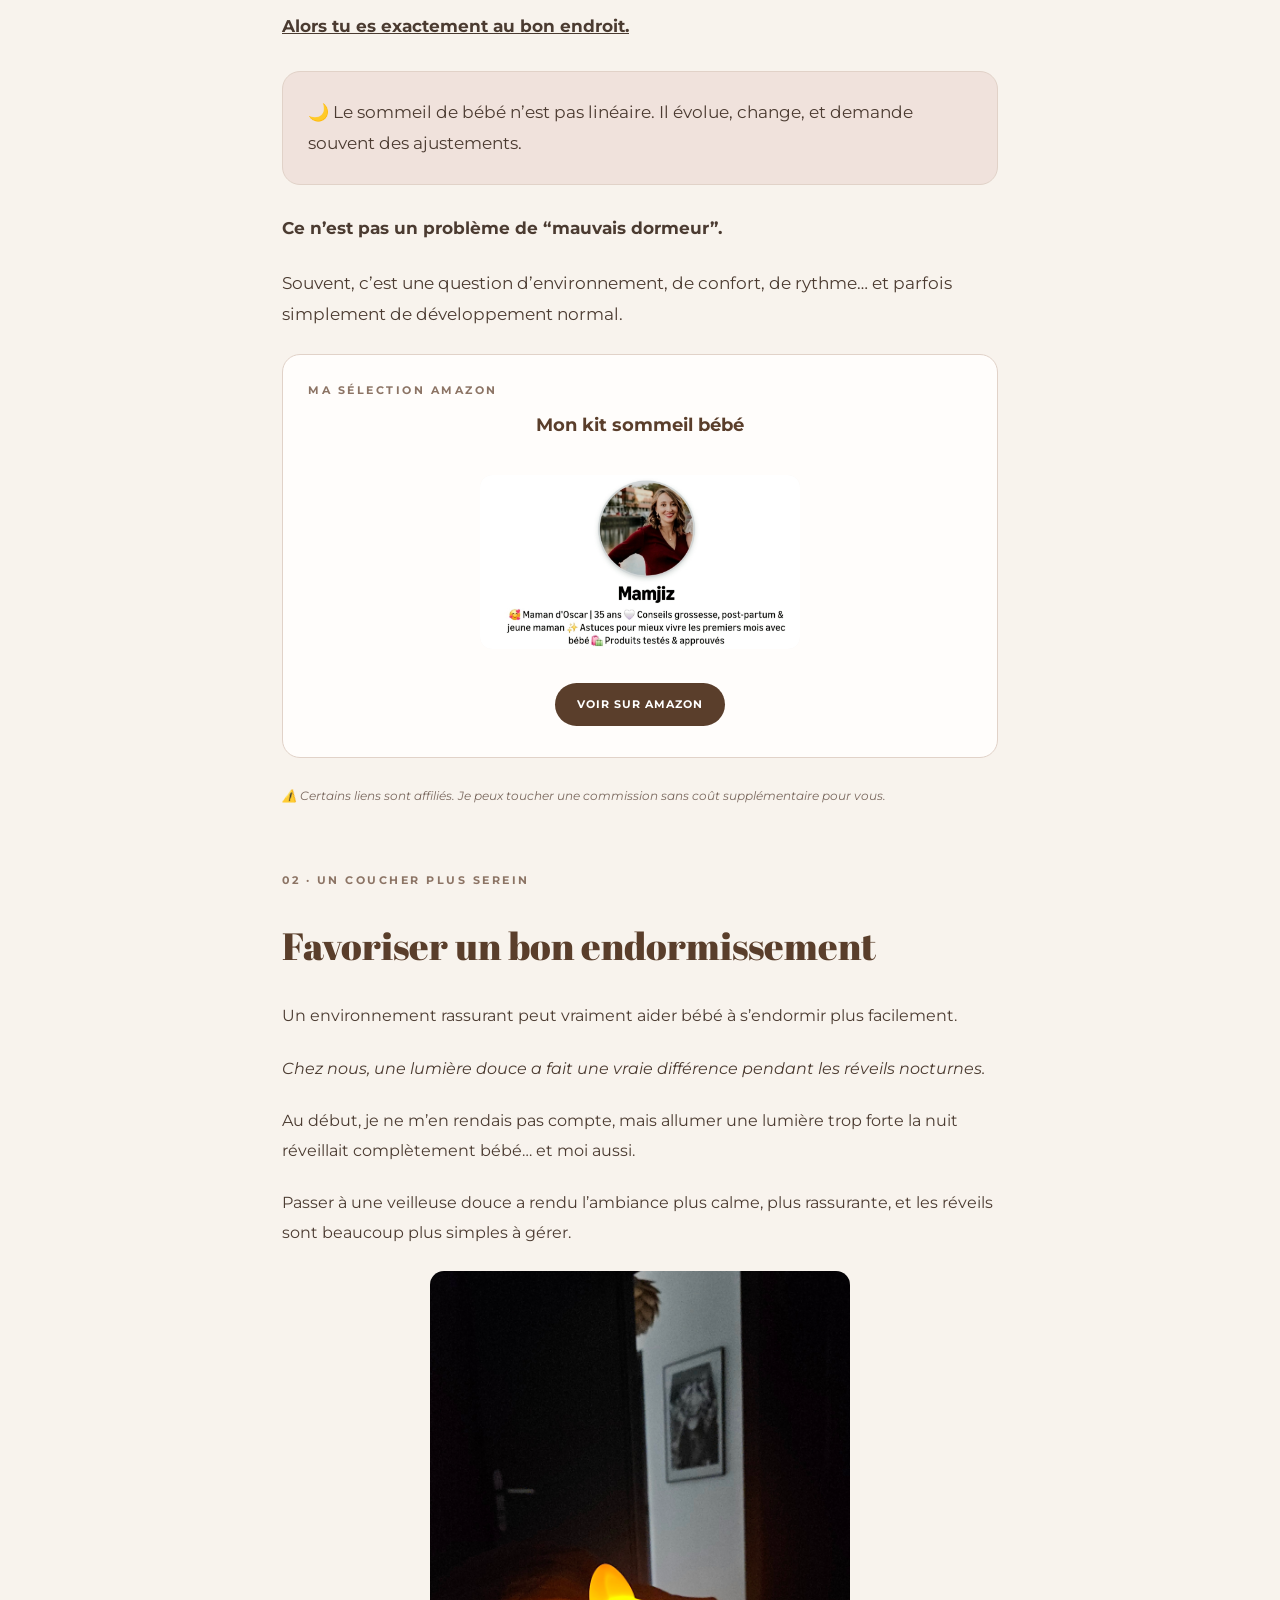
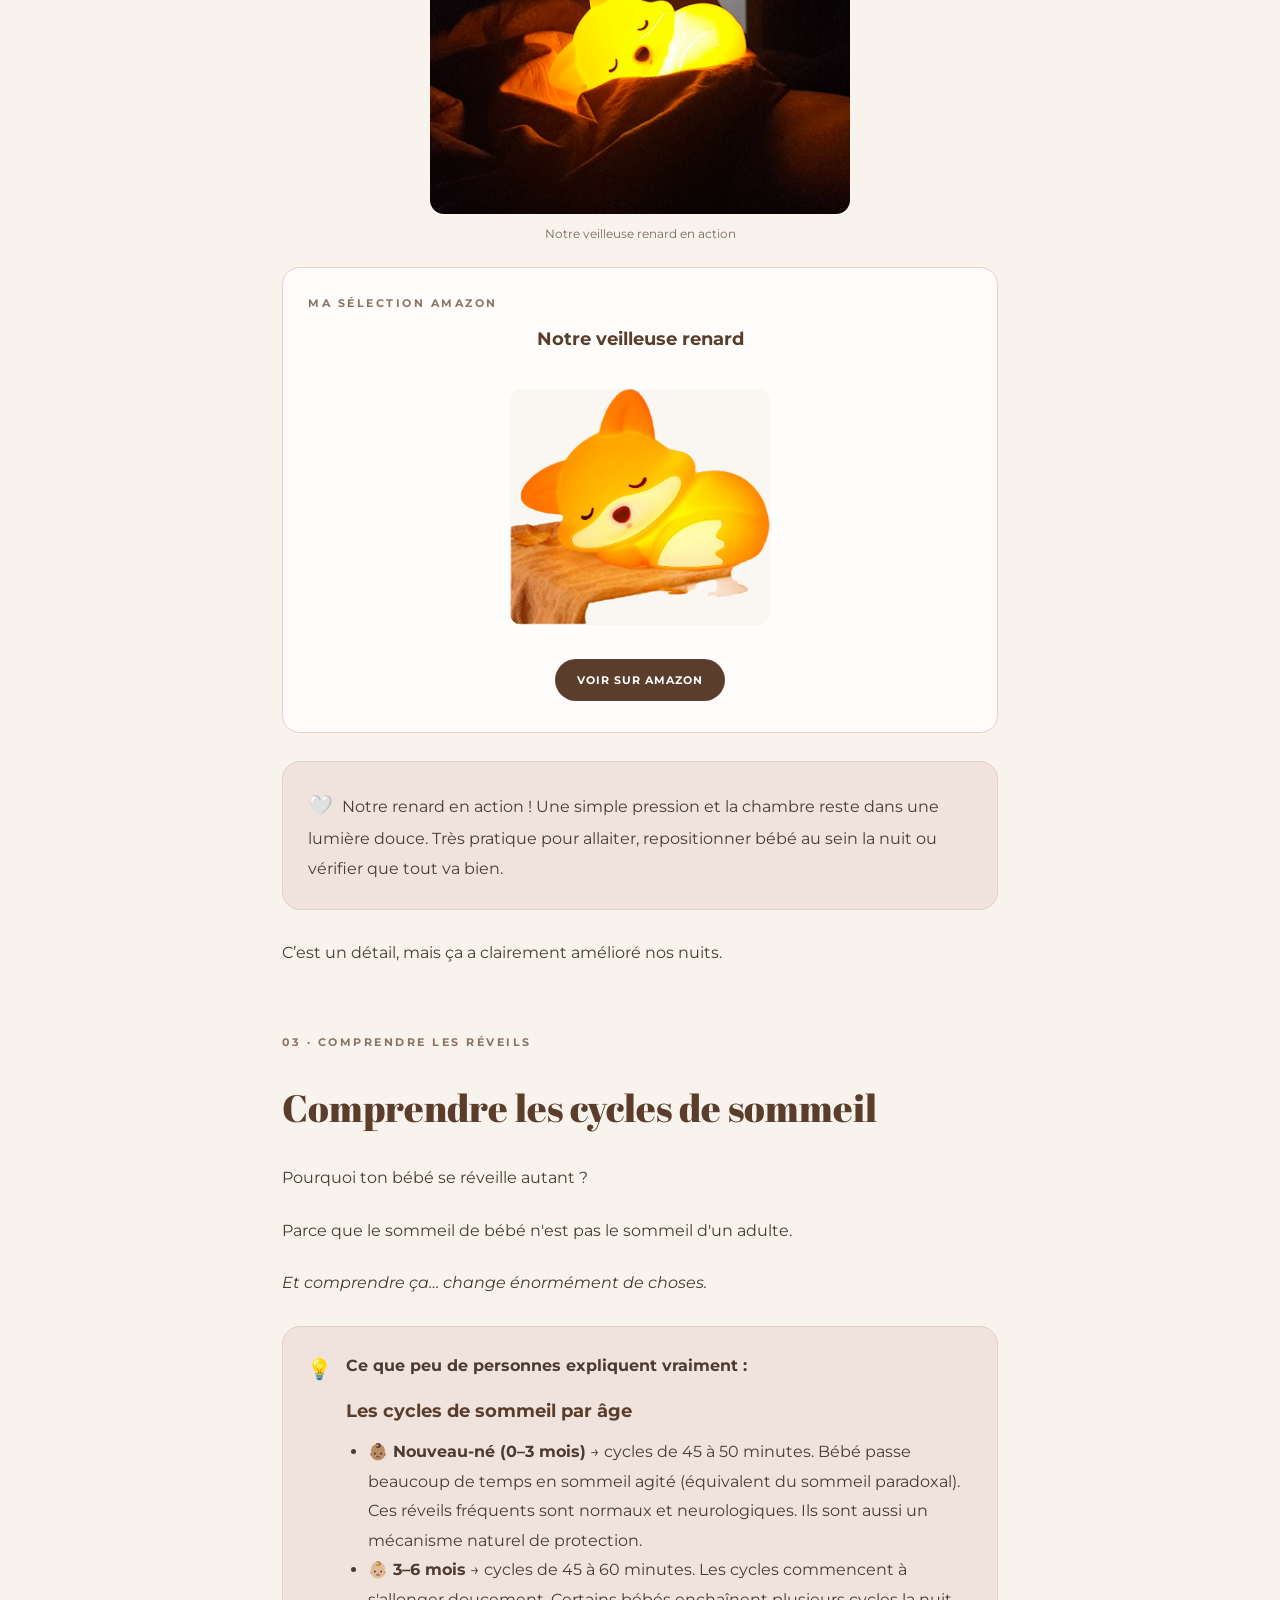
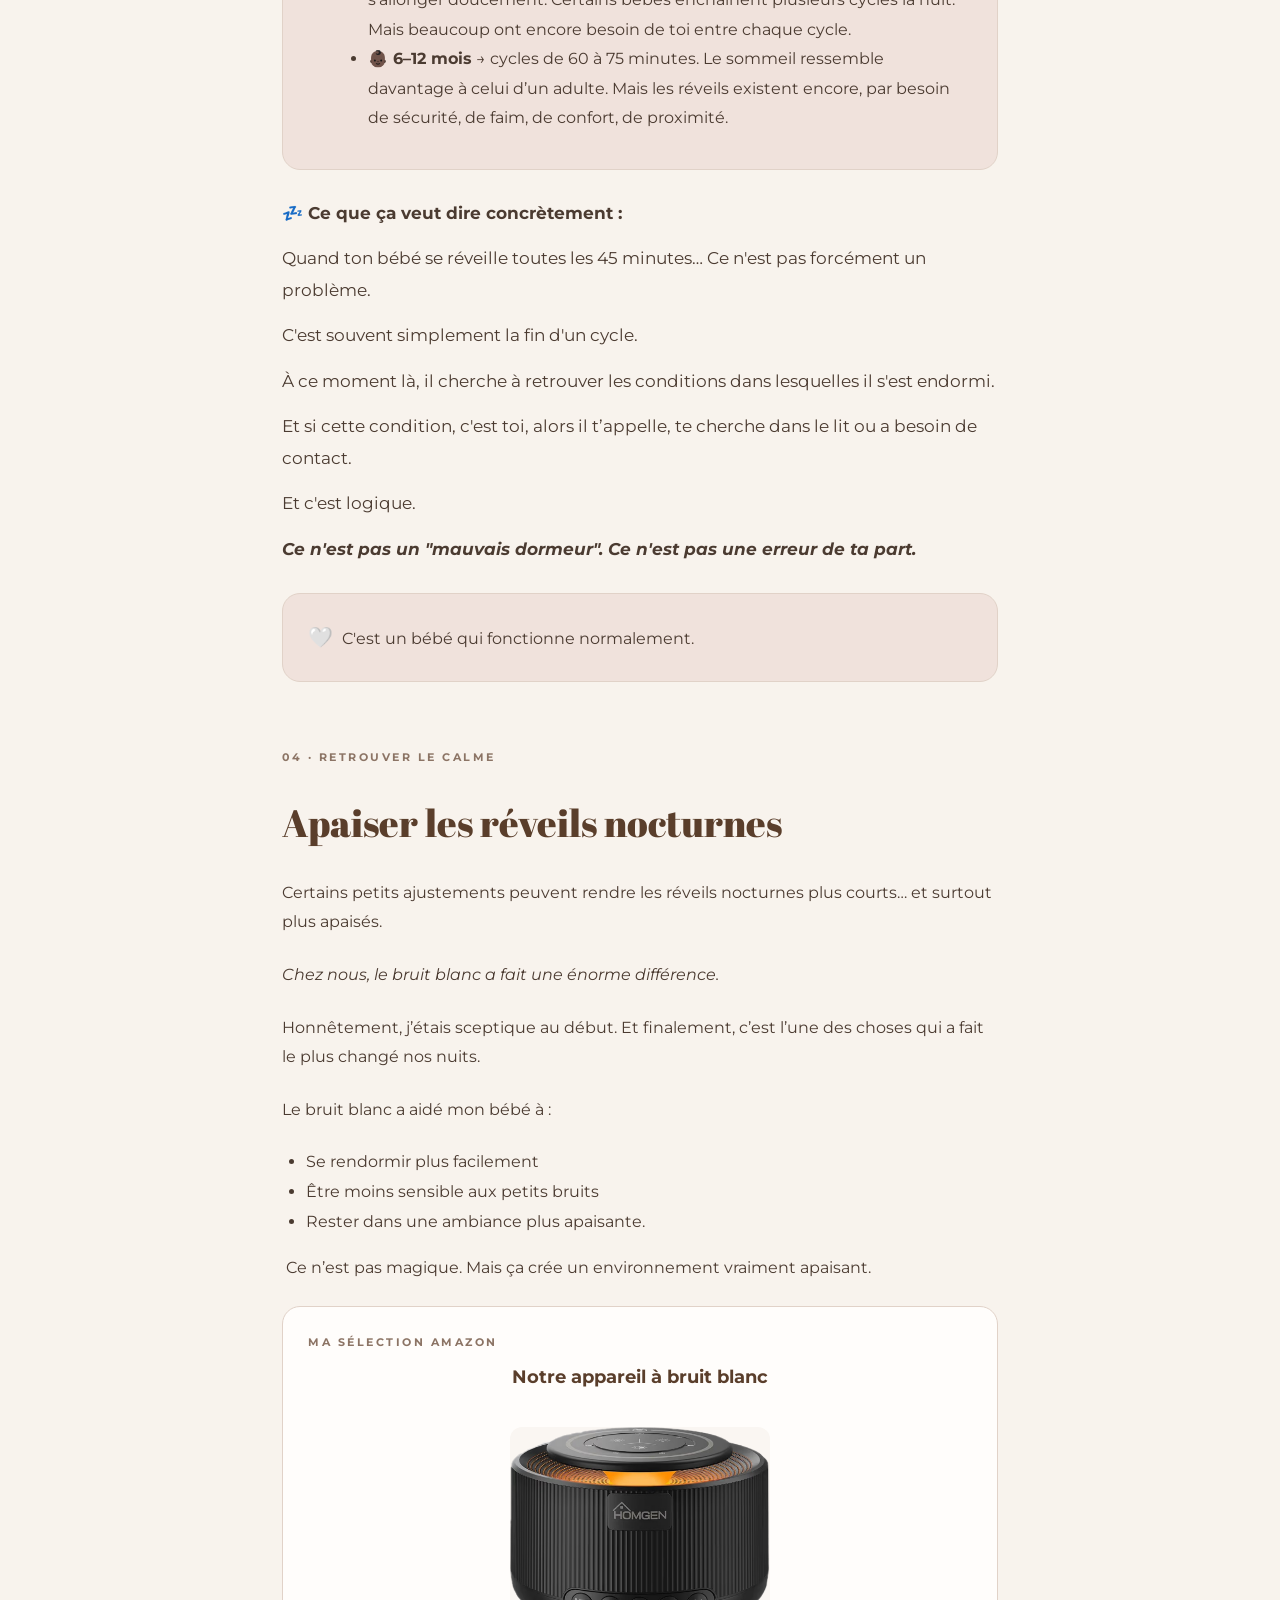
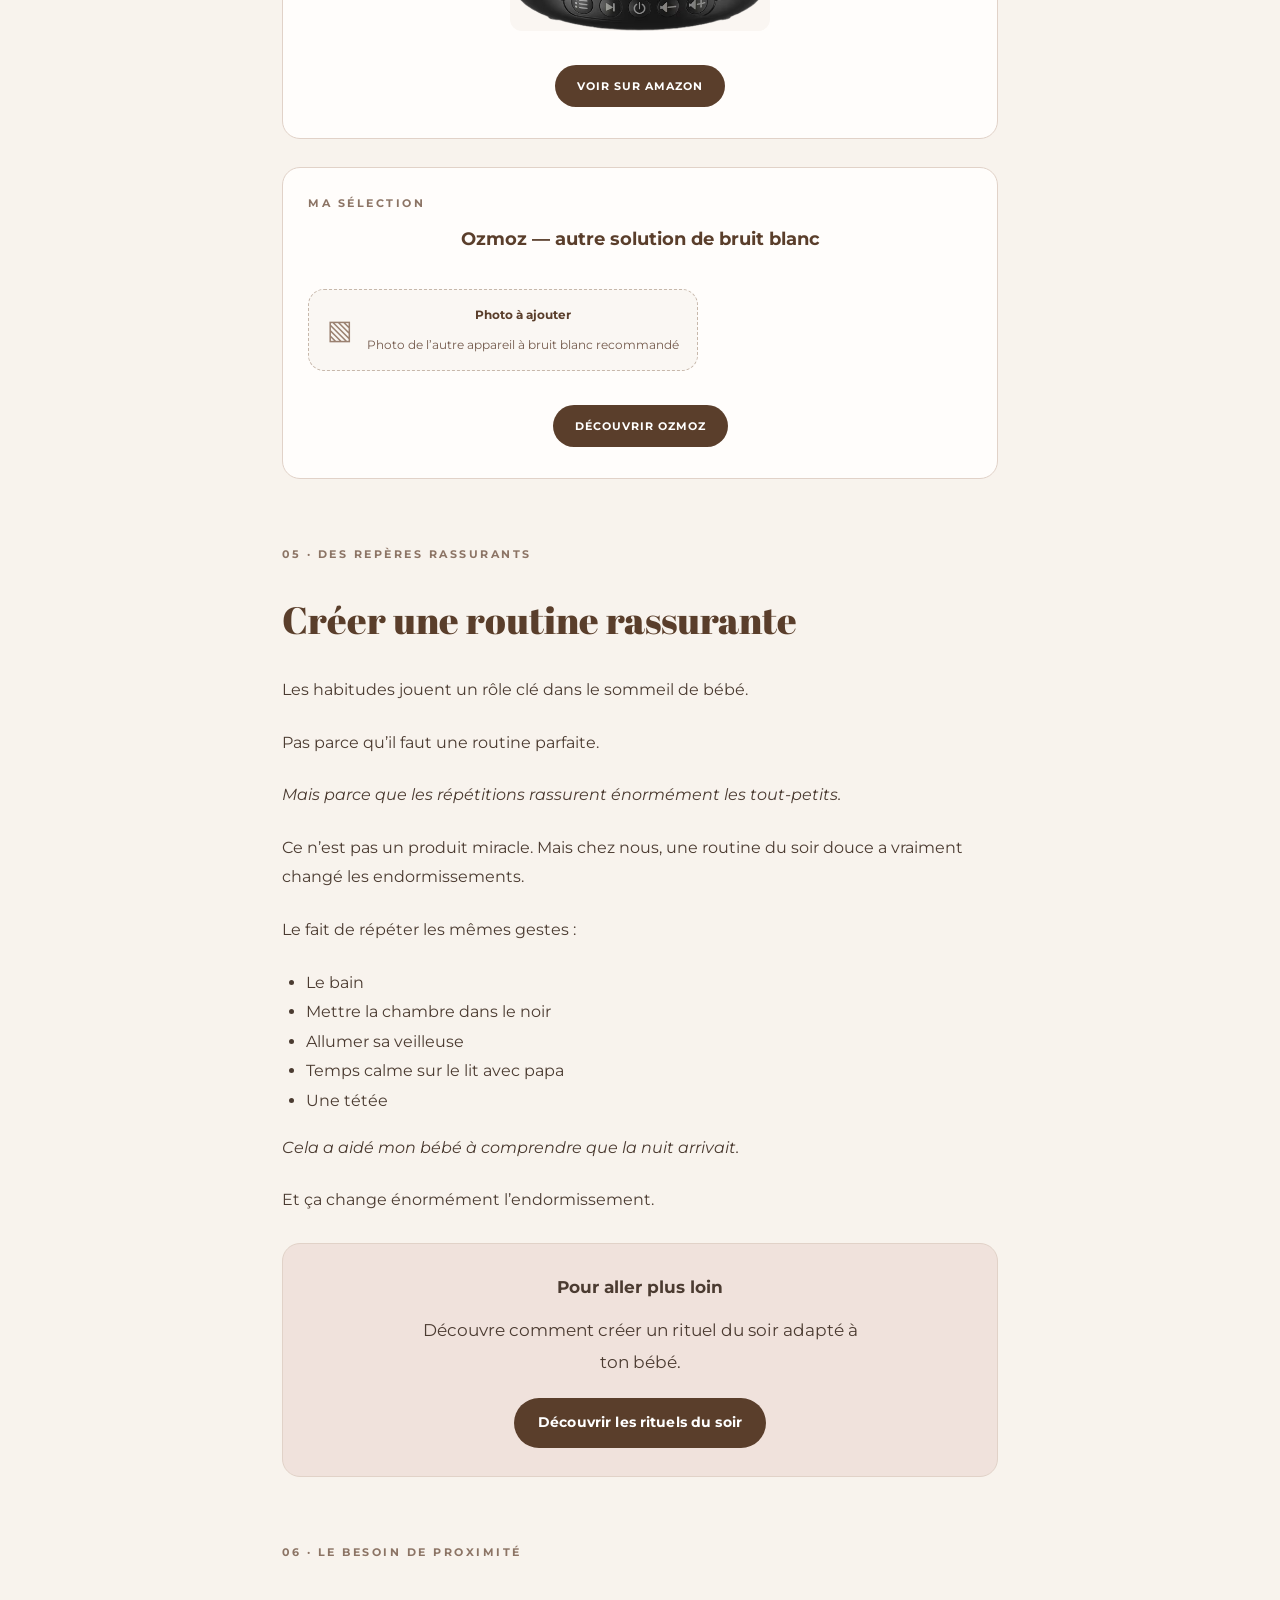
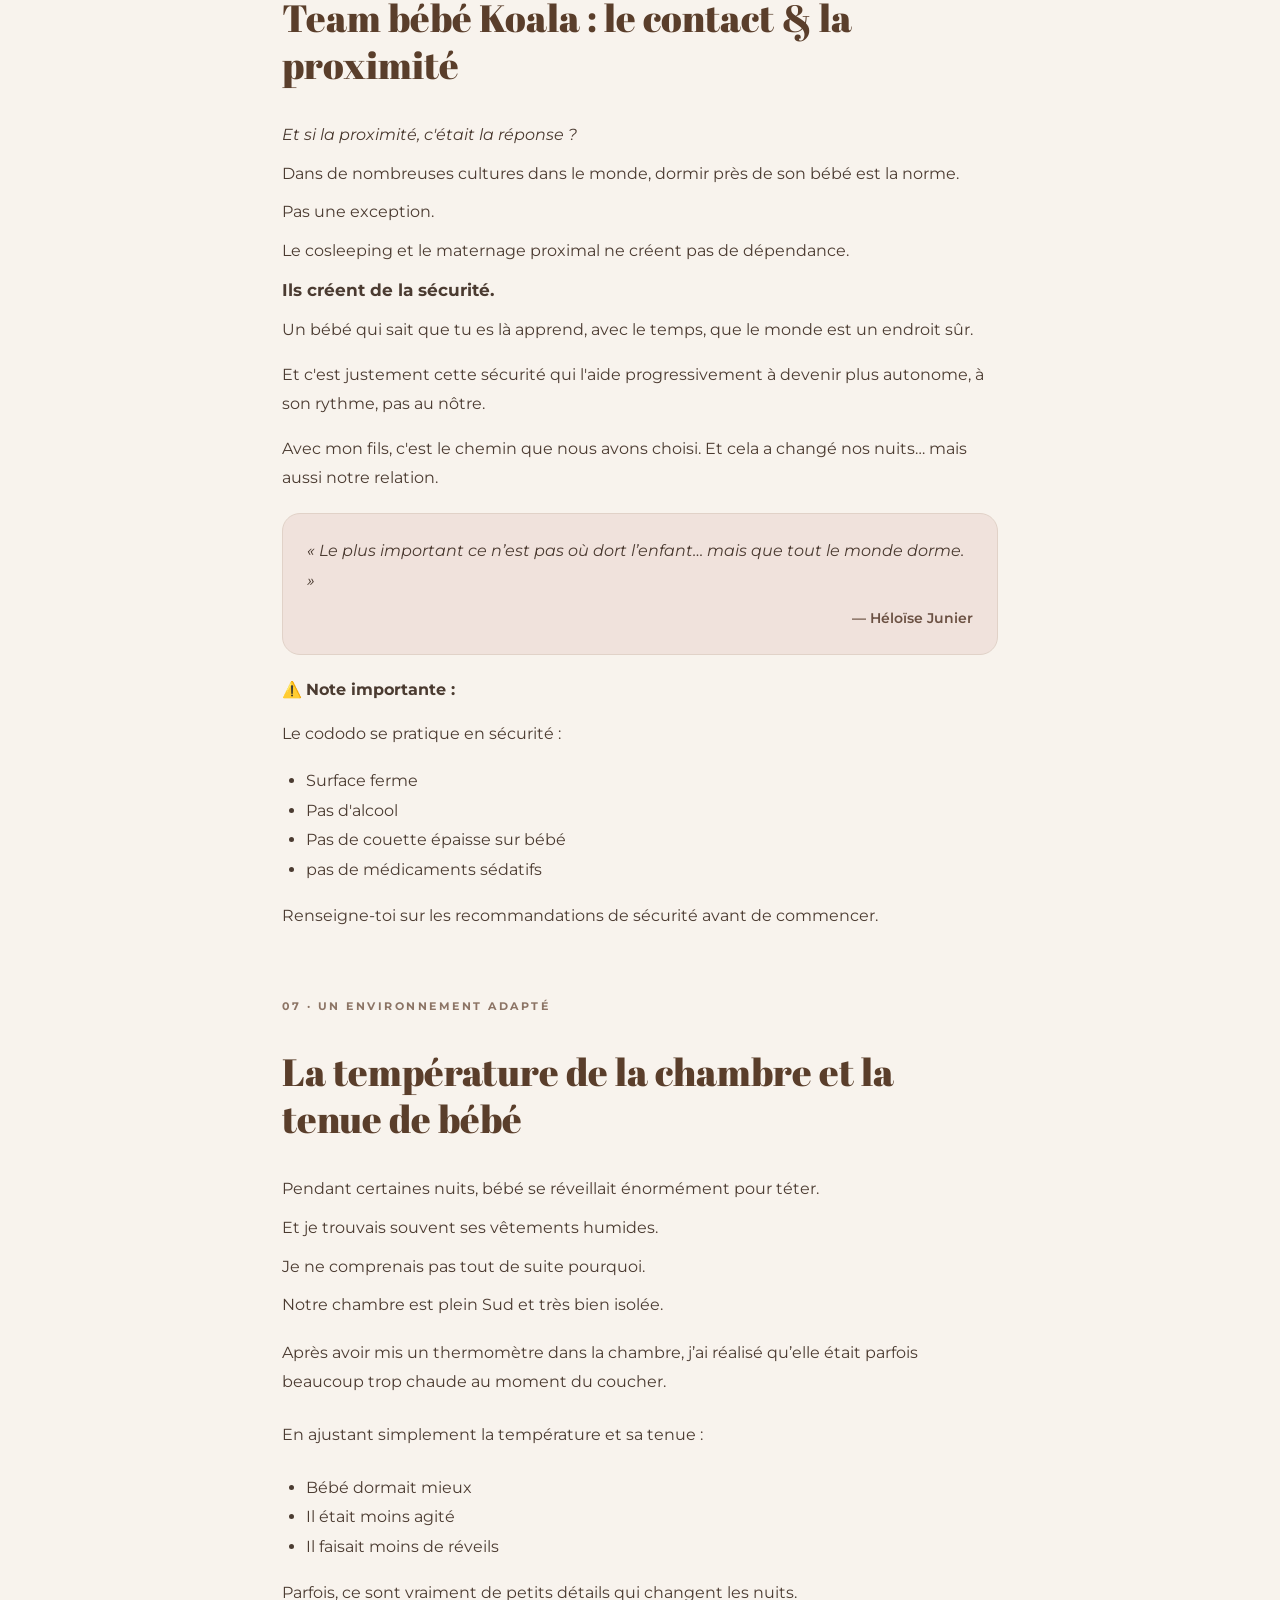
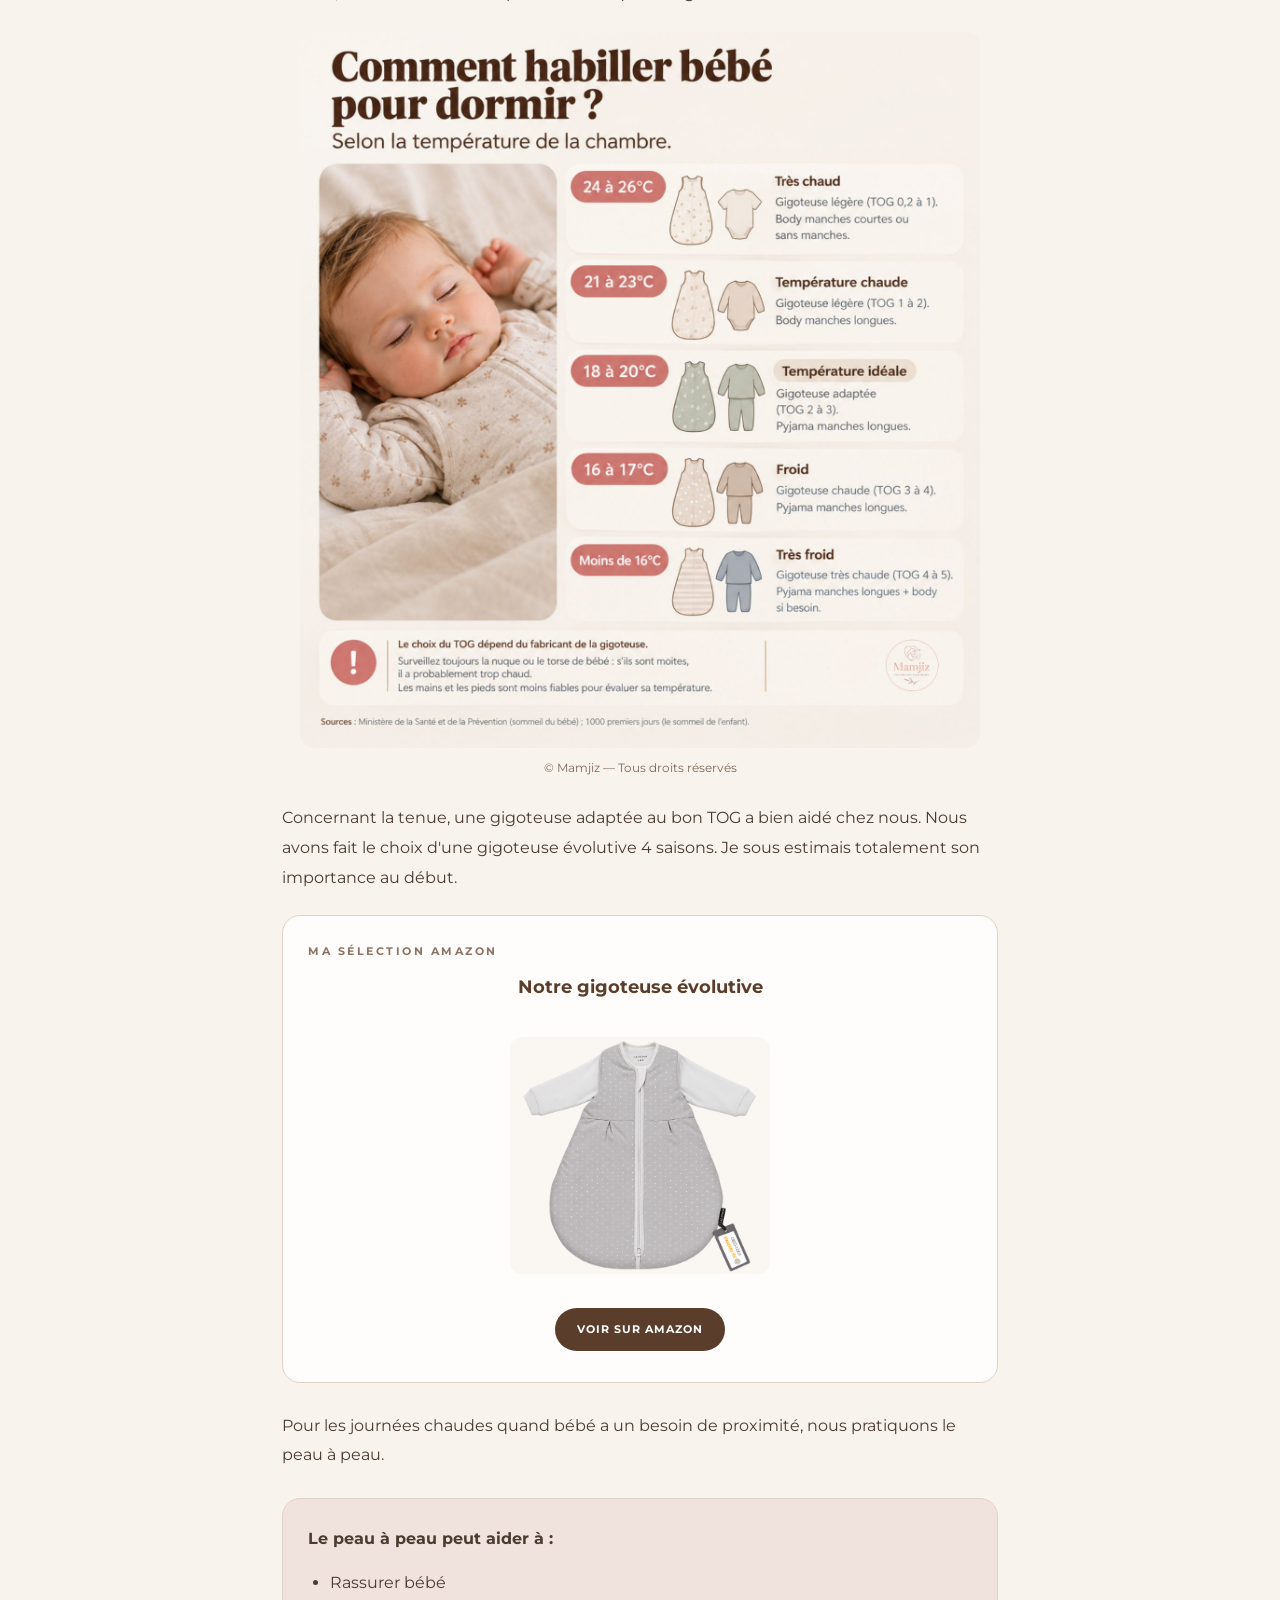
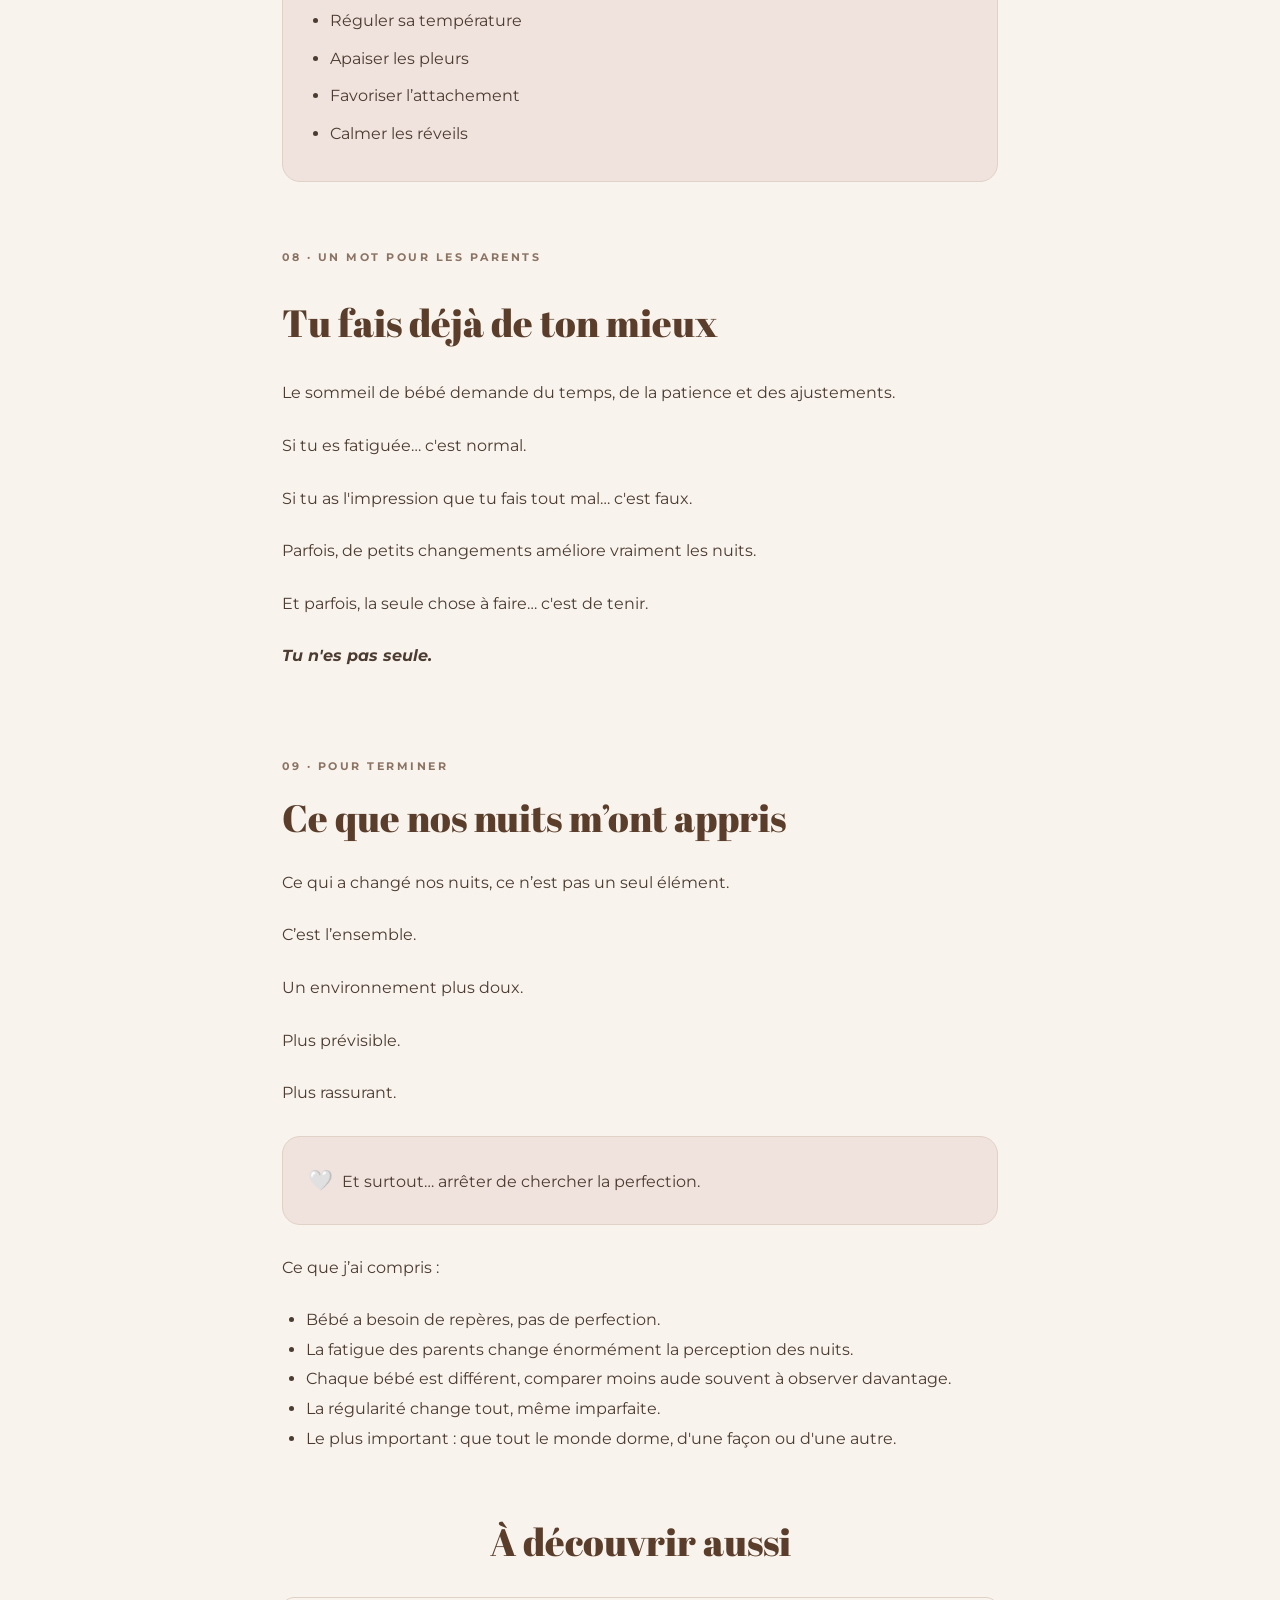
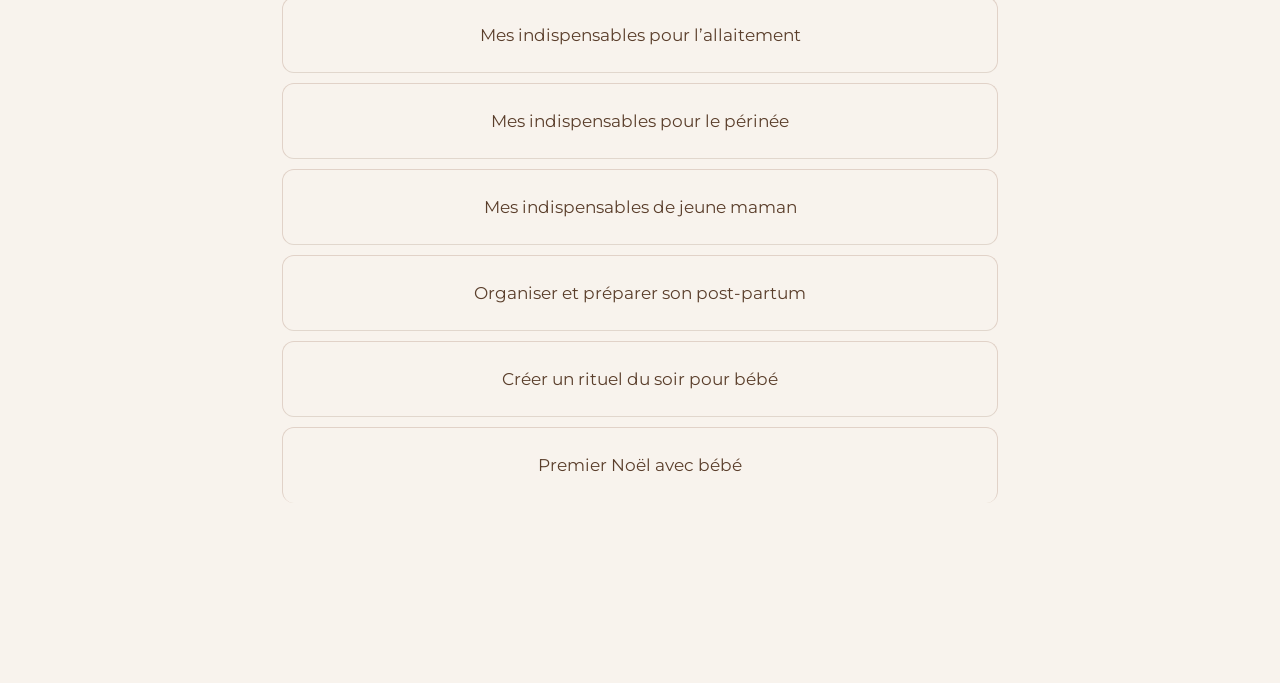
<file: brouillons/blog/sommeil-bebe-ce-qui-a-change-nos-nuits/index.html>
<!doctype html><html lang="fr"><head><meta charset="utf-8"><meta name="viewport" content="width=device-width,initial-scale=1"><title>Sommeil de bébé : ce qui a vraiment changé nos nuits | Mamjiz</title><meta name="description" content="Sommeil de bébé : ce qui a vraiment changé nos nuits — Mamjiz."><link href="https://fonts.googleapis.com/css2?family=Abril+Fatface&family=Montserrat:wght@400;500;600;700&display=swap" rel="stylesheet"><style>:root{--bg:#f8f3ed;--brown:#5a3e2b;--pink:#f0e2dc}*{box-sizing:border-box}html{scroll-behavior:smooth}body{margin:0;background:var(--bg);color:#4b3b31;font:15px/1.85 Montserrat,sans-serif}a{color:inherit}header{position:sticky;top:0;background:#f8f3edf5;border-bottom:1px solid #e2d6cc;padding:13px 5%;display:flex;align-items:center;justify-content:space-between;z-index:5}.brand{font:28px 'Abril Fatface',serif;text-decoration:none;color:var(--brown)}header a:last-child{font-size:11px;font-weight:700;text-decoration:none;border:1px solid var(--brown);padding:9px 15px;border-radius:25px}main{max-width:760px;padding:0 22px 115px;margin:auto}.hero{text-align:center;padding:65px 0 35px}.eyebrow{font-size:11px;text-transform:uppercase;letter-spacing:2.5px;font-weight:700;color:#8c7465}h1,h2{font-family:'Abril Fatface',Georgia,serif;color:var(--brown);font-weight:400;line-height:1.25}h1{font-size:clamp(39px,8vw,65px);margin:22px 0}h2{font-size:clamp(29px,5vw,38px)}.hero p{max-width:520px;margin:auto}.illustration{height:240px;margin:36px auto 0;border-radius:150px 150px 16px 16px;background:radial-gradient(circle,#f9e9de 0 25%,#e9c8bb 26% 50%,#d3c3b2 51%);display:grid;place-items:center;font-size:85px;max-width:510px}.intro{font-size:17px;margin:40px 0}.intro p{margin:0 0 23px}.highlight{font:27px 'Abril Fatface',serif;color:var(--brown)}.gift,.tip,.product,.toc{border:1px solid #e1d2c8;border-radius:18px;padding:25px;margin:28px 0}.gift,.tip{background:var(--pink)}.gift{text-align:center;padding:35px 25px}.btn{display:inline-block;background:var(--brown);color:#fff;border-radius:40px;text-decoration:none;text-transform:uppercase;font-size:11px;letter-spacing:1px;font-weight:700;padding:13px 22px;margin-top:12px}.toc a{display:block;text-decoration:none;border-bottom:1px solid #e3d7cd;padding:8px 0}.toc a:last-child{border:0}section{margin:65px 0;scroll-margin-top:95px}.product{background:#fffdfb}.product strong{font-size:18px;color:var(--brown)}.small{font-size:12px;color:#77665c}.related a{display:block;margin:10px 0;padding:16px;border:1px solid #e1d2c8;border-radius:12px;text-decoration:none}.bottom{display:none}@media(max-width:650px){.hero{padding-top:45px}.intro{font-size:15px}.bottom{display:flex;justify-content:space-around;position:fixed;bottom:12px;left:12px;right:12px;border-radius:40px;background:#fffcf8f5;box-shadow:0 4px 25px #473a2b30;padding:11px 5px;z-index:8}.bottom a{text-decoration:none;font-size:11px;text-align:center}.bottom span{display:block;font-size:21px}.bottom .active{background:var(--brown);color:white;border-radius:25px;padding:0 16px}}.story .symbol,.advice .symbol{display:inline-block;margin-right:9px;color:#c76b5b;font-size:20px;font-style:normal}.tip.story,.tip.advice{font-style:normal}.tip.story i,.tip.advice i{font-style:normal}.check{position:relative;padding-left:24px;border-left:0;margin:12px 0}.check::before{content:"•";position:absolute;left:3px;top:0;color:#8c7465;font-weight:700}.article-list{padding-left:24px}.product .btn{margin-top:16px}.product p{margin-bottom:12px}.toc{line-height:1.7}.product{display:flex;flex-direction:column;align-items:flex-start;gap:12px;min-width:0;overflow-wrap:anywhere}.product strong{display:block;line-height:1.5;max-width:100%}.product .btn{display:inline-flex;align-items:center;justify-content:center;max-width:100%;white-space:normal;text-align:center;margin-top:10px;line-height:1.5}.product p{margin:0}.tip.advice{display:flex;align-items:flex-start;gap:12px;overflow-wrap:anywhere}.tip.advice .symbol{flex:0 0 auto;margin-right:0}.tip.advice>span:last-child{min-width:0;flex:1}.tip.story{overflow-wrap:anywhere}section h3{font-size:22px;line-height:1.45;color:var(--brown);margin:32px 0 16px}header{background:#f8f3ed;box-shadow:0 1px 0 #e2d6cc}@media(max-width:650px){.product{padding:24px 22px}.product .btn{font-size:11px;padding:13px 20px}section h3{font-size:20px}}.product-photo{display:block;width:100%;height:180px;object-fit:contain;object-position:center;border-radius:12px;background:#faf6f2}.product-photo-amazon{background:#fff;object-fit:contain}.product-photo-bercea{height:330px;object-fit:contain;background:#faf6f2}@media(max-width:650px){.product-photo{height:165px}.product-photo-bercea{height:330px}}.product strong{width:100%;text-align:center}.product .btn{align-self:center;margin-left:auto;margin-right:auto} .tip.advice{display:block}.tip.story{display:block} .article-subsection{margin:22px 0 35px}.article-subsection h3{margin:30px 0 14px}.toc a{overflow-wrap:anywhere}.product .btn{display:inline-block;text-align:center;max-width:100%} .intro{overflow-wrap:anywhere} .product{margin:22px 0 28px}.product strong{display:block;margin-bottom:12px}.product .btn{display:inline-block;text-align:center;margin:6px 0;max-width:100%}.photo-pending{display:flex;align-items:center;gap:14px;border:1px dashed #c7b8ab;border-radius:16px;background:#faf7f3;padding:16px 18px;margin:16px 0 20px;color:#745b4d;text-align:left}.photo-pending-icon{font-size:27px;line-height:1;color:#9a8170}.photo-pending strong{display:block;font-size:12px;font-weight:700}.photo-pending small{display:block;font-size:12px;line-height:1.5;margin-top:3px}.affiliate-note{font-size:12px;line-height:1.6;color:#7a685e;margin:12px 0 24px}.product .photo-pending{margin:12px 0 16px}.product-link-pending{font-size:12px;color:#8b7668;text-align:center;margin:12px 0 0}.product .photo-pending{max-width:100%}.tip.sleep-explanation{display:flex;align-items:flex-start;gap:14px;padding:24px}.tip.sleep-explanation .tip-content{flex:1;min-width:0}.tip.sleep-explanation h3{margin:18px 0 12px;font-size:1.15em}.tip.sleep-explanation .article-list{margin:12px 0;padding-left:22px}.tip.sleep-explanation p{margin:14px 0}.tip.sleep-explanation .symbol{flex-shrink:0}.sleep-concrete{margin:24px 0 30px}.sleep-concrete p{margin:14px 0}.skin-to-skin{display:block!important}.skin-to-skin ul{margin:15px 0 0;padding-left:22px}.skin-to-skin li{margin:8px 0}.related-reading{display:block!important;margin:28px 0!important}.related-reading strong{display:block;margin-bottom:8px}.related-reading p{margin:8px 0}.related-reading a{display:inline-block;margin-top:8px;color:#5a3e2b;text-decoration:underline;text-underline-offset:4px;font-weight:700}.article-conclusion{margin-top:40px;padding-top:20px}.article-conclusion h2{margin:18px 0 26px}.related a{display:block;padding:16px 0;border-bottom:1px solid #e1d7cd;text-decoration:none;color:#5a3e2b}.related a:last-child{border-bottom:0}.related a{text-align:center;display:flex;align-items:center;justify-content:center;padding:18px 20px;min-height:76px;line-height:1.45}.related h2{text-align:center}#section-7.article-subsection{margin-top:4px!important;padding-top:0!important}#section-7.article-subsection h3{margin-top:8px!important;margin-bottom:14px!important}.tip.related-reading{text-align:center!important;display:flex!important;flex-direction:column;align-items:center;gap:12px;padding:28px 22px!important}.tip.related-reading strong{display:block;margin:0!important}.tip.related-reading p{margin:0!important;max-width:460px}.tip.related-reading a.related-reading-button{display:inline-flex;justify-content:center;align-items:center;box-sizing:border-box;margin:8px auto 0;padding:15px 24px;max-width:100%;border-radius:999px;background:#5a3e2b;color:#fff;text-align:center;text-decoration:none;font-weight:700;font-size:14px;line-height:1.4;letter-spacing:.01em;box-shadow:none}.tip.related-reading a.related-reading-button:hover{background:#704c36}@media(max-width:480px){.tip.related-reading a.related-reading-button{width:100%;font-size:13px;padding:15px 12px}}#section-6{margin-bottom:42px}#section-6>p{margin:0 0 15px}#section-7.article-subsection{margin:18px 0 0!important}#section-7.article-subsection h3{font-family:Montserrat,sans-serif;font-size:inherit;line-height:1.5;font-weight:700;color:#4b3b31;margin:20px 0 12px!important}#section-7.article-subsection>p{margin:0 0 15px}#section-7.article-subsection .tip.story{margin:20px 0;padding:22px 24px}.sleep-quote blockquote{margin:0;font:inherit;font-style:italic}.sleep-quote cite{display:block;margin-top:10px;text-align:right;font-size:.9em;font-style:normal;font-weight:600;color:#6b5143}.compact-paragraphs p{margin:0 0 9px}.compact-paragraphs p:last-child{margin-bottom:18px}/* Cohérence typographique : textes courants des sections */ section>p,section .article-subsection>p,section .compact-paragraphs>p,section li,section .tip:not(.related-reading),section .sleep-quote blockquote{font-size:1rem;line-height:1.85}section .article-subsection h3{font-size:1.2rem}section .sleep-quote cite{font-size:.9rem}#section-6>p{margin:0 0 9px}#section-6>p:last-of-type{margin-bottom:12px}#section-7.article-subsection{margin-top:0!important}#section-7.article-subsection h3{margin-top:10px!important}main > section:not(.related){margin:0;padding-top:65px;display:flow-root}main > section:not(.related) > :last-child{margin-bottom:0!important}</style></head><body><header><a class="brand" href="/">Mamjiz ♡</a><a href="/cadeaux-gratuits/">CADEAUX GRATUITS ♡</a></header><main><div class="hero"><div class="eyebrow">Sommeil bébé · Mon carnet de maman</div><h1>Sommeil de bébé : ce qui a vraiment changé nos nuits</h1></div><div class="toc"><div class="eyebrow">Dans cet article</div><a href="#introduction">01 · Introduction</a><a href="#section-1">02 · Favoriser un bon endormissement</a><a href="#section-2">03 · Comprendre les cycles de sommeil</a><a href="#section-4">04 · Apaiser les réveils nocturnes</a><a href="#section-5">05 · Créer une routine rassurante</a><a href="#section-6">06 · Le contact et la proximité</a><a href="#section-8">07 · La température de la chambre</a><a href="#section-10">08 · Tu fais déjà de ton mieux</a><a href="#conclusion">09 · Ce que nos nuits m’ont appris</a></div><div class="intro" id="introduction"><div class="eyebrow">01 · Introduction</div><p>On parle souvent des nuits de bébé comme quelque chose de naturel… mais en réalité, les réveils fréquents peuvent être épuisants.</p><p>Entre les nuits hachées, les endormissements difficiles et la fatigue accumulée, on peut vite se sentir perdue.</p><p>Avec le temps, j’ai compris une chose importante : ce ne sont pas toujours de grandes solutions qui changent les nuits.</p><p><i>Pas des solutions miracles, parfois ce sont des petits ajustements qui rendent le quotidien plus respirable.</i></p><p>Je te partage ici ce qui m’a réellement aidée.</p><p>Si ton bébé :</p><ul class="article-list"><li>Se réveille toutes les 30 à 60 minutes.</li><li>A du mal à s’endormir.</li><li>A besoin d’être bercé, porté ou rassuré très souvent (Team bébé koala).</li><li>Te donne l’impression que tu ne vas jamais retrouver des nuits plus douces.</li></ul><p><b><u>Alors tu es exactement au bon endroit. </u></b></p><div class="tip story"><span>🌙<i> Le sommeil de bébé n’est pas linéaire.</i> Il évolue, change, et demande souvent des ajustements.</span></div><p><b>Ce n’est pas un problème de “mauvais dormeur”. </b></p><p>Souvent, c’est une question d’environnement, de confort, de rythme… et parfois simplement de développement normal.</p><div class="product"><div class="eyebrow">Ma sélection Amazon</div><strong>Mon kit sommeil bébé</strong><img class="product-photo" src="/brouillons/blog/Screenshot_20261122_220725_Chrome.jpg" alt="Visuel de la sélection de produits Mamjiz" loading="lazy" decoding="async" style="display:block;width:100%;max-width:320px;height:auto;margin:12px auto 16px;border-radius:12px"><a class="btn" href="https://www.amazon.fr/shop/influencer-59a5bf6d/list/1ZZ1NKT5SGAHA?ref_=aipsflist" target="_blank" rel="sponsored noopener noreferrer">Voir sur Amazon</a></div><p class="affiliate-note"><i>⚠️ Certains liens sont affiliés. Je peux toucher une commission sans coût supplémentaire pour vous.</i></p><section id="section-1"><div class="eyebrow">02 · Un coucher plus serein</div><h2>Favoriser un bon endormissement</h2><p>Un environnement rassurant peut vraiment aider bébé à s’endormir plus facilement.</p><p><i>Chez nous, une lumière douce a fait une vraie différence pendant les réveils nocturnes.</i></p><p>Au début, je ne m’en rendais pas compte, mais allumer une lumière trop forte la nuit réveillait complètement bébé… et moi aussi.</p><p>Passer à une veilleuse douce a rendu l’ambiance plus calme, plus rassurante, et les réveils sont beaucoup plus simples à gérer.</p><figure class="article-photo" style="max-width:420px;margin:22px auto;text-align:center"><img src="/brouillons/blog/sommeil-bebe-ce-qui-a-change-nos-nuits/1000103730.jpg" alt="Notre veilleuse renard en situation" loading="lazy" decoding="async" style="display:block;width:100%;height:auto;border-radius:14px"><figcaption style="text-align:center;font-size:12px;color:#806a5b;margin-top:9px">Notre veilleuse renard en action</figcaption></figure><div class="product"><div class="eyebrow">Ma sélection Amazon</div><strong>Notre veilleuse renard</strong><img class="product-photo" src="/brouillons/blog/sommeil-bebe-ce-qui-a-change-nos-nuits/Screenshot_20261125_160418_Chrome.png" alt="Veilleuse renard présentée dans ma sélection Amazon" loading="lazy" decoding="async" style="display:block;width:100%;max-width:260px;height:auto;margin:12px auto 16px;border-radius:12px"><a class="btn" href="https://amzn.to/4j1LsNK" target="_blank" rel="sponsored noopener noreferrer">Voir sur Amazon</a></div><div class="tip story"><span class="symbol">🤍</span><i>Notre renard en action ! Une simple pression et la chambre reste dans une lumière douce. Très pratique pour allaiter, repositionner bébé au sein la nuit ou vérifier que tout va bien.</i></div><p>C’est un détail, mais ça a clairement amélioré nos nuits.</p></section><section id="section-2"><div class="eyebrow">03 · Comprendre les réveils</div><h2>Comprendre les cycles de sommeil</h2><p>Pourquoi ton bébé se réveille autant ?</p><p>Parce que le sommeil de bébé n'est pas le sommeil d'un adulte.</p><p><i>Et comprendre ça… change énormément de choses.</i></p><div class="tip advice sleep-explanation"><span class="symbol">💡</span><div class="tip-content"><strong>Ce que peu de personnes expliquent vraiment :</strong><h3>Les cycles de sommeil par âge</h3><ul class="article-list"><li><b>👶🏽 Nouveau-né (0–3 mois)</b> → cycles de 45 à 50 minutes. Bébé passe beaucoup de temps en sommeil agité (équivalent du sommeil paradoxal). Ces réveils fréquents sont normaux et neurologiques. Ils sont aussi un mécanisme naturel de protection.</li><li><b>👶🏼 3–6 mois</b> → cycles de 45 à 60 minutes. Les cycles commencent à s'allonger doucement. Certains bébés enchaînent plusieurs cycles la nuit. Mais beaucoup ont encore besoin de toi entre chaque cycle.</li><li><b>👶🏿 6–12 mois</b> → cycles de 60 à 75 minutes. Le sommeil ressemble davantage à celui d’un adulte. Mais les réveils existent encore, par besoin de sécurité, de faim, de confort, de proximité.</li></ul></div></div><div class="sleep-concrete"><p><b>💤 Ce que ça veut dire concrètement :</b></p><p>Quand ton bébé se réveille toutes les 45 minutes… Ce n'est pas forcément un problème.</p><p>C'est souvent simplement la fin d'un cycle.</p><p>À ce moment là, il cherche à retrouver les conditions dans lesquelles il s'est endormi.</p><p>Et si cette condition, c'est toi, alors il t’appelle, te cherche dans le lit ou a besoin de contact.</p><p>Et c'est logique.</p><p><i><b>Ce n'est pas un &quot;mauvais dormeur&quot;. Ce n'est pas une erreur de ta part. </b></i></p><div class="tip story"><span class="symbol">🤍</span><span>C'est un bébé qui fonctionne normalement.</span></div></div></section><section id="section-4"><div class="eyebrow">04 · Retrouver le calme</div><h2>Apaiser les réveils nocturnes</h2><p>Certains petits ajustements peuvent rendre les réveils nocturnes plus courts… et surtout plus apaisés.</p><p><i>Chez nous, le bruit blanc a fait une énorme différence.</i></p><p>Honnêtement, j’étais sceptique au début. Et finalement, c’est l’une des choses qui a fait le plus changé nos nuits.</p><p>Le bruit blanc a aidé mon bébé à :</p><ul class="article-list"><li>Se rendormir plus facilement</li><li>Être moins sensible aux petits bruits</li><li>Rester dans une ambiance plus apaisante.</li></ul><p> Ce n’est pas magique. Mais ça crée un environnement vraiment apaisant.</p><div class="product"><div class="eyebrow">Ma sélection Amazon</div><strong>Notre appareil à bruit blanc</strong><img class="product-photo" src="/brouillons/blog/sommeil-bebe-ce-qui-a-change-nos-nuits/Screenshot_20261125_160404_Chrome.png" alt="Machine à bruit blanc HOMGEN" loading="lazy" decoding="async" style="display:block;width:100%;max-width:260px;height:auto;margin:12px auto 16px;border-radius:12px"><a class="btn" href="https://amzn.to/4zKQ1Th" target="_blank" rel="sponsored noopener noreferrer">Voir sur Amazon</a></div><div class="product"><div class="eyebrow">Ma sélection</div><strong>Ozmoz — autre solution de bruit blanc</strong><div class="photo-pending" role="note"><span class="photo-pending-icon" aria-hidden="true">▧</span><span><strong>Photo à ajouter</strong><small>Photo de l’autre appareil à bruit blanc recommandé</small></span></div><a class="btn" href="https://www.ozmoz.app/" target="_blank" rel="noopener noreferrer">Découvrir Ozmoz</a></div></section><section id="section-5"><div class="eyebrow">05 · Des repères rassurants</div><h2>Créer une routine rassurante</h2><p>Les habitudes jouent un rôle clé dans le sommeil de bébé.</p><p>Pas parce qu’il faut une routine parfaite.</p><p><i>Mais parce que les répétitions rassurent énormément les tout-petits.</i></p><p>Ce n’est pas un produit miracle. Mais chez nous, une routine du soir douce a vraiment changé les endormissements.</p><p>Le fait de répéter les mêmes gestes :</p><ul class="article-list"><li>Le bain</li><li>Mettre la chambre dans le noir</li><li>Allumer sa veilleuse</li><li>Temps calme sur le lit avec papa</li><li>Une tétée</li></ul><p><i>Cela a aidé mon bébé à comprendre que la nuit arrivait.</i></p><p>Et ça change énormément l’endormissement.</p><div class="tip advice related-reading"><strong>Pour aller plus loin</strong><p>Découvre comment créer un rituel du soir adapté à ton bébé.</p><a class="related-reading-button" href="/brouillons/blog/rituels-du-soir-bebe/">Découvrir les rituels du soir</a></div></section><section id="section-6"><div class="eyebrow">06 · Le besoin de proximité</div><h2>Team bébé Koala : le contact &amp; la proximité</h2><p><i>Et si la proximité, c'était la réponse ?</i></p><p>Dans de nombreuses cultures dans le monde, dormir près de son bébé est la norme.</p><p>Pas une exception.</p><p>Le cosleeping et le maternage proximal ne créent pas de dépendance.</p><div id="section-7" class="article-subsection"><h3>Ils créent de la sécurité.</h3><p>Un bébé qui sait que tu es là apprend, avec le temps, que le monde est un endroit sûr.</p><p>Et c'est justement cette sécurité qui l'aide progressivement à devenir plus autonome, à son rythme, pas au nôtre.</p><p>Avec mon fils, c'est le chemin que nous avons choisi. Et cela a changé nos nuits… mais aussi notre relation.</p><div class="tip story sleep-quote"><blockquote>« Le plus important ce n’est pas où dort l’enfant… mais que tout le monde dorme. »</blockquote><cite>— Héloïse Junier</cite></div><p>⚠️ <b>Note importante :</b></p><p>Le cododo se pratique en sécurité :</p><ul class="article-list"><li>Surface ferme</li><li>Pas d'alcool</li><li>Pas de couette épaisse sur bébé</li><li>pas de médicaments sédatifs</li></ul><p>Renseigne-toi sur les recommandations de sécurité avant de commencer.</p></div></section><section id="section-8"><div class="eyebrow">07 · Un environnement adapté</div><h2>La température de la chambre et la tenue de bébé</h2><div class="compact-paragraphs"><p>Pendant certaines nuits, bébé se réveillait énormément pour téter.</p><p>Et je trouvais souvent ses vêtements humides.</p><p>Je ne comprenais pas tout de suite pourquoi.</p><p>Notre chambre est plein Sud et très bien isolée.</p></div><p>Après avoir mis un thermomètre dans la chambre, j’ai réalisé qu’elle était parfois beaucoup trop chaude au moment du coucher.</p><p>En ajustant simplement la température et sa tenue :</p><ul class="article-list"><li>Bébé dormait mieux</li><li>Il était moins agité</li><li>Il faisait moins de réveils</li></ul><p> Parfois, ce sont vraiment de petits détails qui changent les nuits.</p><figure class="article-infographic" style="width:100%;max-width:680px;margin:24px auto;text-align:center"><img src="/brouillons/blog/sommeil-bebe-ce-qui-a-change-nos-nuits/Copie%20de%20Infographie%20rituel%20_20261018_144512_0000.jpg" alt="Infographie Mamjiz sur les rituels du soir de bébé" loading="lazy" decoding="async" style="display:block;width:100%;height:auto;border-radius:14px"><figcaption style="text-align:center;font-size:12px;color:#806a5b;margin-top:9px">© Mamjiz — Tous droits réservés</figcaption></figure><p>Concernant la tenue, une gigoteuse adaptée au bon TOG a bien aidé chez nous. Nous avons fait le choix d'une gigoteuse évolutive 4 saisons. Je sous estimais totalement son importance au début.</p><div class="product"><div class="eyebrow">Ma sélection Amazon</div><strong>Notre gigoteuse évolutive</strong><img class="product-photo" src="/brouillons/blog/sommeil-bebe-ce-qui-a-change-nos-nuits/file_0000000074988243a62c6ce97e66be16.png" alt="Gigoteuse évolutive LaLoona" loading="lazy" decoding="async" style="display:block;width:100%;max-width:260px;height:auto;margin:12px auto 16px;border-radius:12px"><a class="btn" href="https://amzn.to/4j918Ph" target="_blank" rel="sponsored noopener noreferrer">Voir sur Amazon</a></div><p>Pour les journées chaudes quand bébé a un besoin de proximité, nous pratiquons le peau à peau.</p><div class="tip story skin-to-skin"><strong>Le peau à peau peut aider à :</strong><ul><li>Rassurer bébé</li><li>Réguler sa température</li><li>Apaiser les pleurs</li><li>Favoriser l’attachement</li><li>Calmer les réveils</li></ul></div></section><section id="section-10"><div class="eyebrow">08 · Un mot pour les parents</div><h2>Tu fais déjà de ton mieux</h2><p>Le sommeil de bébé demande du temps, de la patience et des ajustements.</p><p>Si tu es fatiguée… c'est normal.</p><p>Si tu as l'impression que tu fais tout mal… c'est faux.</p><p>Parfois, de petits changements améliore vraiment les nuits.</p><p>Et parfois, la seule chose à faire… c'est de tenir.</p><p><i><b>Tu n'es pas seule.</b></i></p></section><section id="conclusion" class="article-conclusion"><div class="eyebrow">09 · Pour terminer</div><h2>Ce que nos nuits m’ont appris</h2><p>Ce qui a changé nos nuits, ce n’est pas un seul élément.</p><p>C’est l’ensemble.</p><p>Un environnement plus doux.</p><p>Plus prévisible.</p><p>Plus rassurant.</p><div class="tip story"><span class="symbol">🤍</span><i>Et surtout… arrêter de chercher la perfection</i>.</div><p> Ce que j’ai compris :</p><ul class="article-list"><li>Bébé a besoin de repères, pas de perfection.</li><li>La fatigue des parents change énormément la perception des nuits.</li><li>Chaque bébé est différent, comparer moins aude souvent à observer davantage.</li><li>La régularité change tout, même imparfaite.</li><li>Le plus important : que tout le monde dorme, d'une façon ou d'une autre.</li></ul></section><section class="related"><h2>À découvrir aussi</h2><a href="/blog/mes-indispensables-allaitement/">Mes indispensables pour l’allaitement</a><a href="/brouillons/blog/mes-indispensables-perinee/">Mes indispensables pour le périnée</a><a href="/brouillons/blog/indispensables-jeune-maman/">Mes indispensables de jeune maman</a><a href="/brouillons/blog/organisation-preparation-post-partum/">Organiser et préparer son post-partum</a><a href="/brouillons/blog/rituels-du-soir-bebe/">Créer un rituel du soir pour bébé</a><a href="/brouillons/blog/premier-noel-avec-bebe/">Premier Noël avec bébé</a></section></div></main><nav class="bottom"><a href="/"><span>⌂</span>Accueil</a><a class="active" href="#section-1"><span>▤</span>Journal</a><a href="#section-2"><span>♡</span>Sélection</a><a href="/cadeaux-gratuits/"><span>✧</span>Gratuit</a></nav></body></html>
</file>
<file: styles.css>
:root{--sand:#d3c3b2;--brown:#5a3e2b;--accent:#c76b5b;--cream:#f3e9dd}*{box-sizing:border-box}html{scroll-behavior:smooth}body{margin:0;background:#fffaf5;color:var(--brown);font:16px/1.6 system-ui,-apple-system,Segoe UI,sans-serif}a{color:inherit}.top{display:flex;align-items:center;justify-content:space-between;padding:20px clamp(20px,6vw,90px);background:var(--cream)}.brand{font-family:Georgia,serif;font-size:28px;font-weight:bold;text-decoration:none}.top nav{display:flex;gap:20px}.top nav a{text-decoration:none}.hero{padding:clamp(65px,9vw,135px) 20px;text-align:center;background:linear-gradient(135deg,var(--cream),#fffaf5)}.hero h1{max-width:780px;margin:12px auto;font:clamp(36px,5vw,64px)/1.12 Georgia,serif}.hero p:not(.eyebrow){max-width:600px;margin:20px auto 30px}.eyebrow{text-transform:uppercase;letter-spacing:.12em;font-size:13px}.cta{display:inline-block;padding:13px 25px;border-radius:40px;background:var(--accent);color:white;text-decoration:none;font-weight:700}.section{max-width:1100px;margin:auto;padding:65px 24px}.section h2{font:36px Georgia,serif}.cards{display:grid;grid-template-columns:repeat(2,minmax(0,1fr));gap:20px}.cards article{padding:28px;background:var(--cream);border-radius:16px}.cards h3{margin-top:0;font:26px Georgia,serif}.resources{text-align:center}footer{text-align:center;padding:28px;background:var(--sand);font-size:13px}@media(max-width:600px){.cards{grid-template-columns:1fr}.top{flex-direction:column;gap:10px}.section{padding:45px 20px}}
</file>
